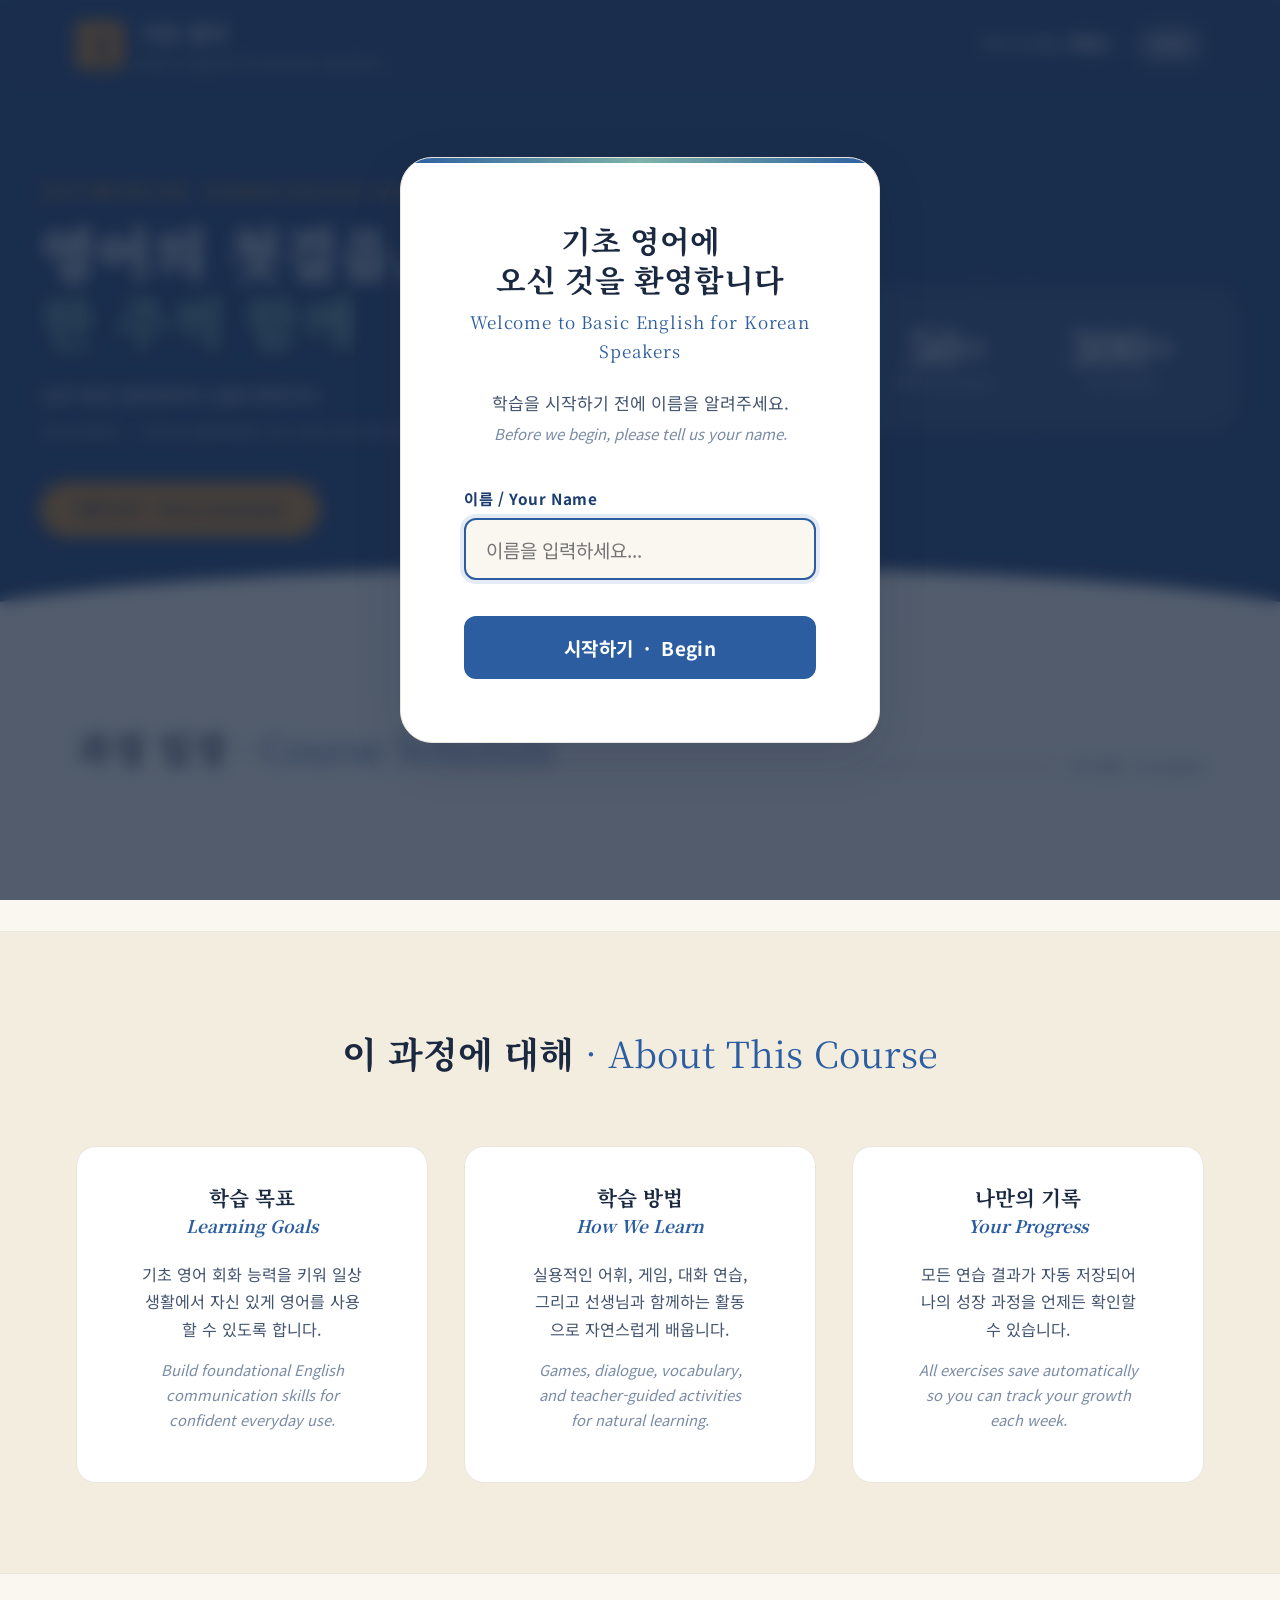
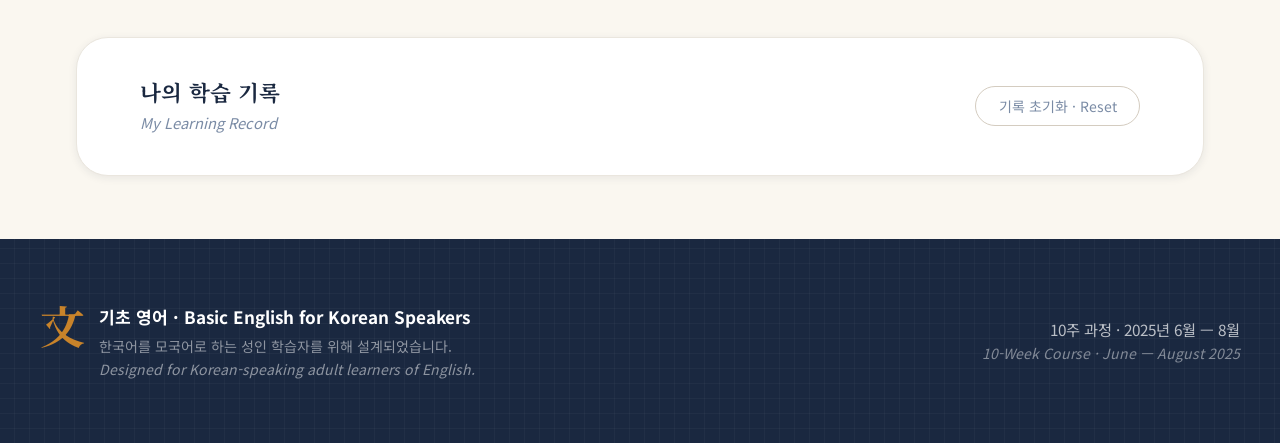
<file: index.html>
<!DOCTYPE html>
<html lang="ko">
<head>
  <meta charset="UTF-8">
  <meta name="viewport" content="width=device-width, initial-scale=1.0">
  <title>기초 영어 · Basic English for Korean Speakers</title>
  <link rel="preconnect" href="https://fonts.googleapis.com">
  <link rel="preconnect" href="https://fonts.gstatic.com" crossorigin>
  <link href="https://fonts.googleapis.com/css2?family=Noto+Serif+KR:wght@400;600;700&family=Noto+Sans+KR:wght@300;400;500;700&display=swap" rel="stylesheet">
  <link rel="stylesheet" href="css/styles.css">
</head>
<body>

  <!-- ═══════════════════════════════════════════
       SETUP MODAL — First Visit
  ═══════════════════════════════════════════ -->
  <div id="setup-modal" class="modal-overlay hidden">
    <div class="modal-card">
      
      <h2 class="modal-title">기초 영어에<br>오신 것을 환영합니다</h2>
      <p class="modal-subtitle">Welcome to Basic English for Korean Speakers</p>
      <p class="modal-desc">
        학습을 시작하기 전에 이름을 알려주세요.<br>
        <em>Before we begin, please tell us your name.</em>
      </p>
      <div class="form-field">
        <label for="name-input">이름 / Your Name</label>
        <input type="text" id="name-input" placeholder="이름을 입력하세요..." maxlength="40" autocomplete="off">
      </div>
      <button class="btn-begin" id="begin-btn">시작하기 &nbsp;·&nbsp; Begin</button>
    </div>
  </div>

  <!-- ═══════════════════════════════════════════
       SITE HEADER
  ═══════════════════════════════════════════ -->
  <header class="site-header">
    <div class="header-lattice" aria-hidden="true"></div>
    <div class="header-inner">
      <div class="site-logo">
        <div class="logo-glyph">文</div>
        <div class="logo-words">
          <span class="logo-ko">기초 영어</span>
          <span class="logo-en">Basic English for Korean Speakers</span>
        </div>
      </div>
      <div class="header-right">
        <span class="welcome-msg">
          어서 오세요,&nbsp;<strong id="header-name">학생</strong>님
        </span>
        <div class="progress-badge" title="Weeks completed">
          <span id="header-progress">0</span><span>/10</span>
        </div>
      </div>
    </div>
  </header>

  <!-- ═══════════════════════════════════════════
       HERO SECTION
  ═══════════════════════════════════════════ -->
  <section class="hero-section">
    <div class="hero-deco" aria-hidden="true">
      <svg viewBox="0 0 200 200" xmlns="http://www.w3.org/2000/svg" class="hero-circle">
        <circle cx="100" cy="100" r="90" fill="none" stroke="currentColor" stroke-width="1.5" stroke-dasharray="6 4" opacity="0.3"/>
        <circle cx="100" cy="100" r="70" fill="none" stroke="currentColor" stroke-width="0.8" opacity="0.2"/>
        <path d="M100 20 L100 180 M20 100 L180 100 M29 29 L171 171 M171 29 L29 171" stroke="currentColor" stroke-width="0.5" opacity="0.15"/>
      </svg>
    </div>
    <div class="hero-inner">
      <div class="hero-copy">
        <div class="hero-eyebrow">2025 여름 영어 과정 · Summer English Course</div>
        <h1 class="hero-title">
          영어의 첫걸음,<br>
          <span>한 주씩 함께</span>
        </h1>
        <p class="hero-desc">
          10주 동안 알파벳부터 실용 회화까지.<br>
          <em>10 weeks — from alphabet to real conversation.</em>
        </p>
        <a href="#course-schedule" class="hero-cta">과정 보기 · View Schedule</a>
      </div>
      <div class="hero-numbers">
        <div class="hero-stat">
          <span class="stat-big">10</span>
          <span class="stat-small">주 Weeks</span>
        </div>
        <div class="hero-divider" aria-hidden="true"></div>
        <div class="hero-stat">
          <span class="stat-big">50+</span>
          <span class="stat-small">활동 Activities</span>
        </div>
        <div class="hero-divider" aria-hidden="true"></div>
        <div class="hero-stat">
          <span class="stat-big">300+</span>
          <span class="stat-small">단어 Words</span>
        </div>
      </div>
    </div>
  </section>

  <!-- ═══════════════════════════════════════════
       COURSE SCHEDULE
  ═══════════════════════════════════════════ -->
  <main class="course-main" id="course-schedule">
    <div class="container">
      <div class="section-head">
        <h2>과정 일정 <span>· Course Schedule</span></h2>
        <div class="overall-progress">
          <div class="progress-track">
            <div class="progress-fill" id="overall-bar" style="width:0%"></div>
          </div>
          <span id="overall-label">0% 완료 · Complete</span>
        </div>
      </div>
      <div class="weeks-grid" id="weeks-grid">
        <!-- Generated dynamically by app.js -->
      </div>
    </div>
  </main>

  <!-- ═══════════════════════════════════════════
       ABOUT THE COURSE
  ═══════════════════════════════════════════ -->
  <section class="about-section">
    <div class="container">
      <div class="section-head centered">
        <h2>이 과정에 대해 <span>· About This Course</span></h2>
      </div>
      <div class="about-grid">
        <div class="about-block">
          <h3>학습 목표<br><em>Learning Goals</em></h3>
          <p>기초 영어 회화 능력을 키워 일상 생활에서 자신 있게 영어를 사용할 수 있도록 합니다.</p>
          <p class="about-en">Build foundational English communication skills for confident everyday use.</p>
        </div>
        <div class="about-block">
          <h3>학습 방법<br><em>How We Learn</em></h3>
          <p>실용적인 어휘, 게임, 대화 연습, 그리고 선생님과 함께하는 활동으로 자연스럽게 배웁니다.</p>
          <p class="about-en">Games, dialogue, vocabulary, and teacher-guided activities for natural learning.</p>
        </div>
        <div class="about-block">
          <h3>나만의 기록<br><em>Your Progress</em></h3>
          <p>모든 연습 결과가 자동 저장되어 나의 성장 과정을 언제든 확인할 수 있습니다.</p>
          <p class="about-en">All exercises save automatically so you can track your growth each week.</p>
        </div>
      </div>
    </div>
  </section>

  <!-- ═══════════════════════════════════════════
       MY PROGRESS PANEL
  ═══════════════════════════════════════════ -->
  <section class="my-progress-section">
    <div class="container">
      <div class="progress-card">
        <div class="progress-card-left">
          <h3>나의 학습 기록</h3>
          <p><em>My Learning Record</em></p>
          <p id="progress-student-name-display" class="progress-student-name"></p>
        </div>
        <div class="progress-flowers" id="progress-flowers">
          <!-- Flowers rendered by JS for each week -->
        </div>
        <div class="progress-card-right">
          <button class="btn-reset" id="reset-btn">기록 초기화 · Reset</button>
        </div>
      </div>
    </div>
  </section>

  <!-- ═══════════════════════════════════════════
       FOOTER
  ═══════════════════════════════════════════ -->
  <footer class="site-footer">
    <div class="footer-lattice" aria-hidden="true"></div>
    <div class="footer-inner">
      <div class="footer-logo">
        <span class="footer-glyph">文</span>
        <div>
          <strong>기초 영어 · Basic English for Korean Speakers</strong>
          <p>한국어를 모국어로 하는 성인 학습자를 위해 설계되었습니다.</p>
          <p><em>Designed for Korean-speaking adult learners of English.</em></p>
        </div>
      </div>
      <div class="footer-weeks">
        <p>10주 과정 · 2025년 6월 — 8월</p>
        <p><em>10-Week Course · June — August 2025</em></p>
      </div>
    </div>
  </footer>

  <script src="js/data.js"></script>
  <script src="js/app.js"></script>

</body>
</html>
</file>
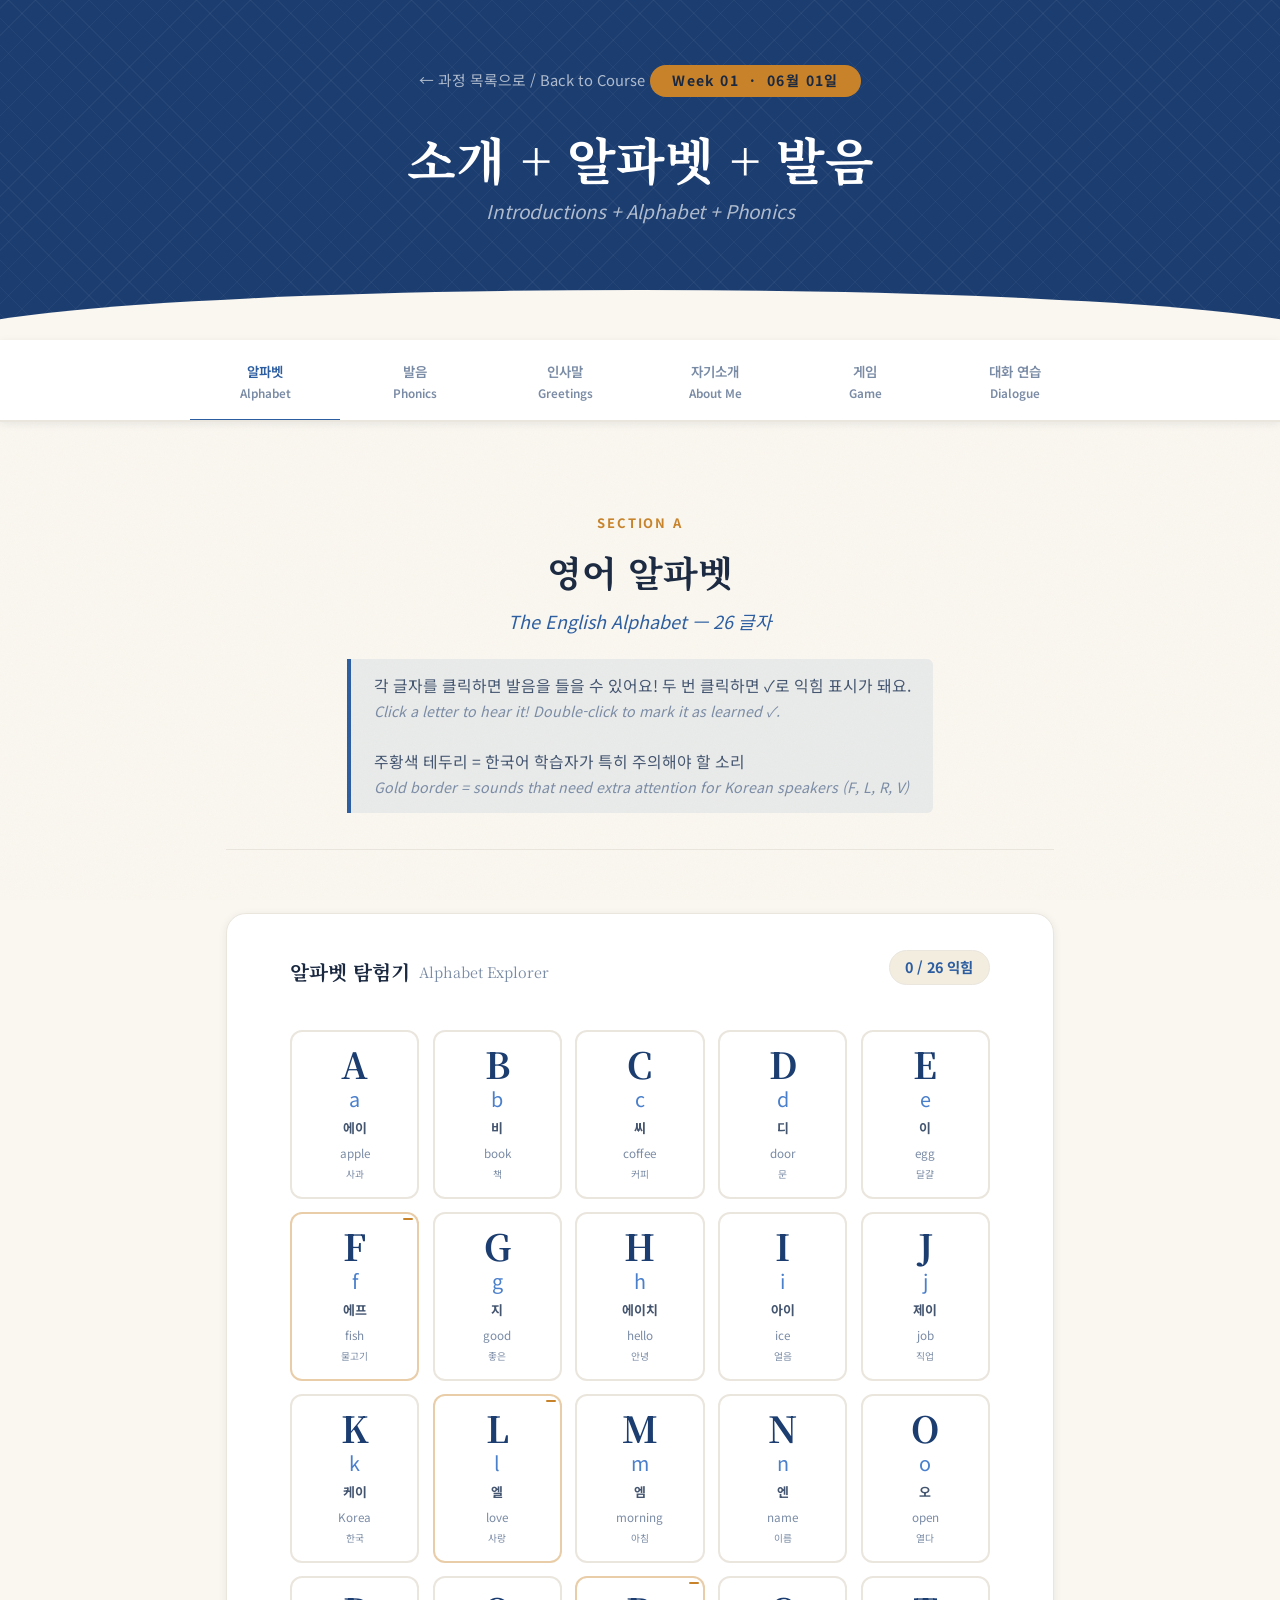
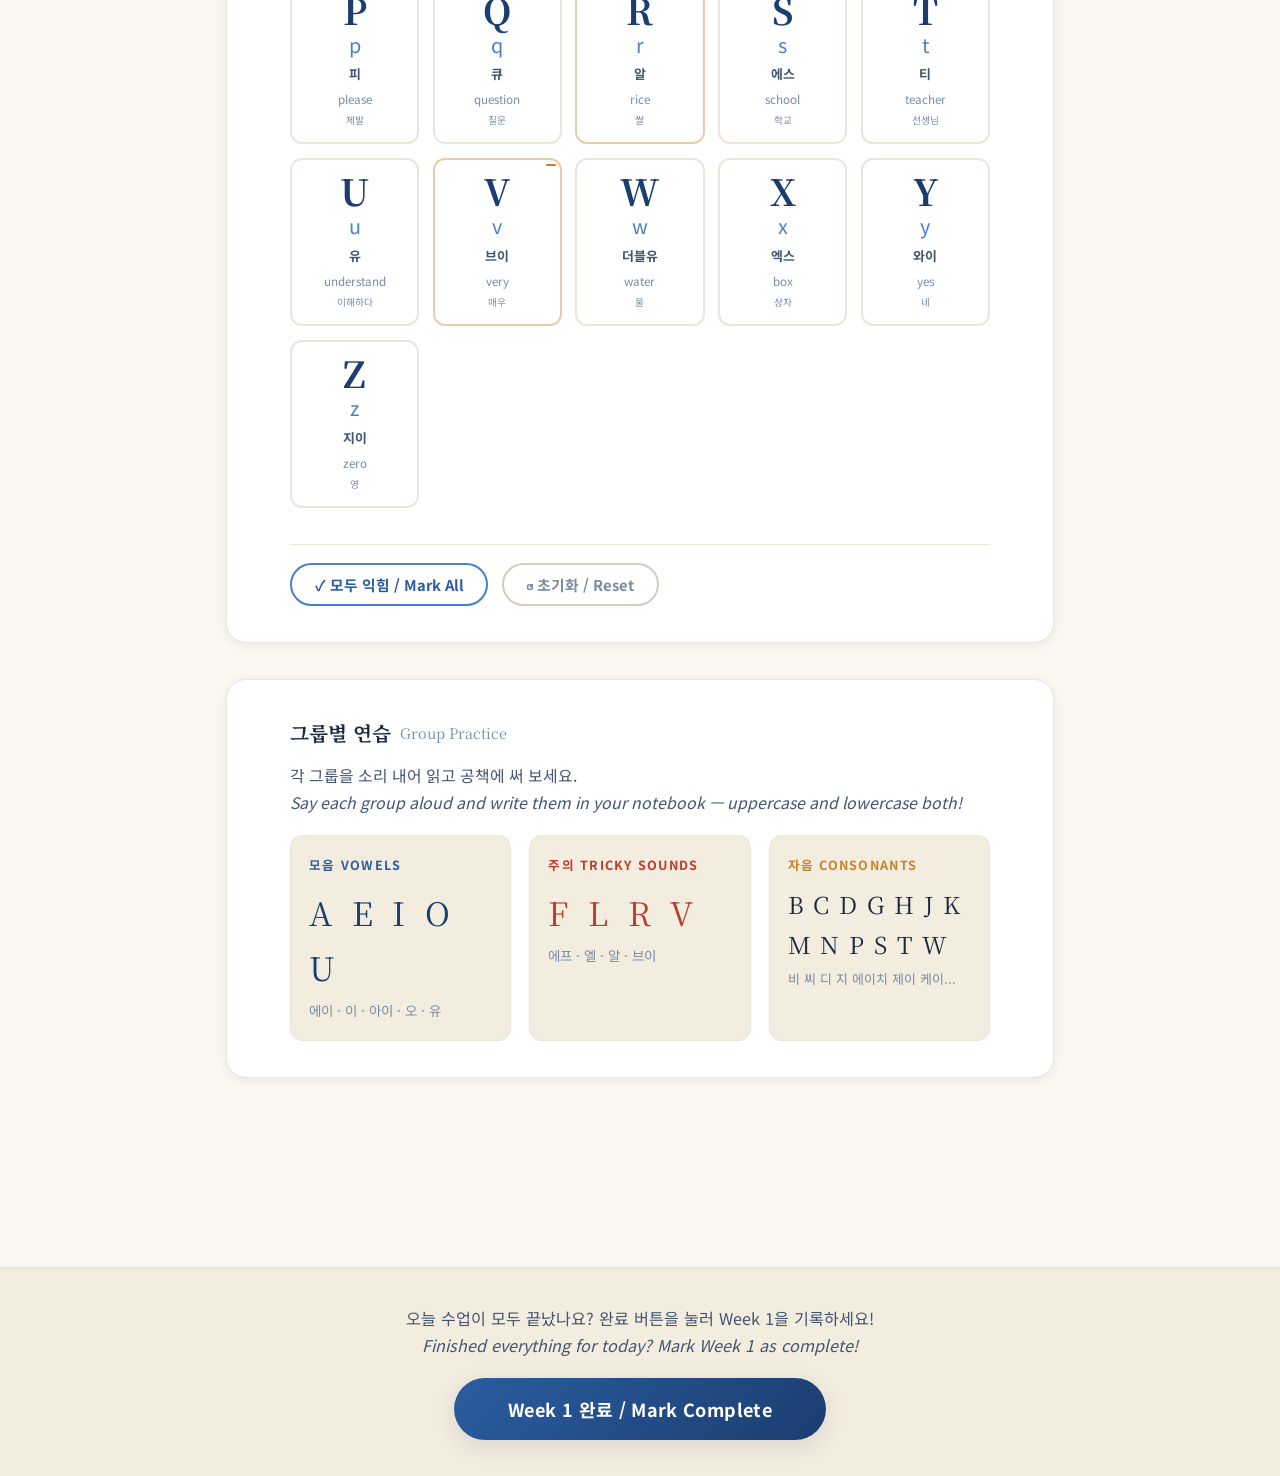
<file: weeks/week1.html>
<!DOCTYPE html>
<html lang="ko">
<head>
  <meta charset="UTF-8">
  <meta name="viewport" content="width=device-width, initial-scale=1.0">
  <title>Week 1 — 소개 + 알파벳 + 발음 | 기초 영어</title>
  <link rel="preconnect" href="https://fonts.googleapis.com">
  <link rel="preconnect" href="https://fonts.gstatic.com" crossorigin>
  <link href="https://fonts.googleapis.com/css2?family=Noto+Serif+KR:wght@400;600;700&family=Noto+Sans+KR:wght@300;400;500;700&display=swap" rel="stylesheet">
  <link rel="stylesheet" href="../css/styles.css">
</head>
<body>

<!-- PAGE HEADER -->
<header class="week-page-header">
  <div class="week-header-pattern" aria-hidden="true"></div>
  <div class="week-header-inner">
    <a href="../index.html" class="week-back-link">← 과정 목록으로 / Back to Course</a>
    <div class="week-number-badge">Week 01 &nbsp;·&nbsp; 06월 01일</div>
    <h1 class="week-page-title">소개 + 알파벳 + 발음</h1>
    <p class="week-page-subtitle">Introductions + Alphabet + Phonics</p>
    <div id="w1-student-name" style="color:rgba(255,255,255,0.6);font-size:0.88rem;margin-top:0.5rem;"></div>
  </div>
</header>

<!-- TAB NAVIGATION -->
<nav class="tab-nav">
  <div class="tab-nav-inner">
    <button class="tab-btn active" onclick="switchSection('alpha',this)">
      <span class="tab-icon"></span><span class="tab-ko">알파벳</span><span class="tab-en">Alphabet</span>
    </button>
    <button class="tab-btn" onclick="switchSection('phonics',this)">
      <span class="tab-icon"></span><span class="tab-ko">발음</span><span class="tab-en">Phonics</span>
    </button>
    <button class="tab-btn" onclick="switchSection('vocab',this)">
      <span class="tab-icon"></span><span class="tab-ko">인사말</span><span class="tab-en">Greetings</span>
    </button>
    <button class="tab-btn" onclick="switchSection('intro',this)">
      <span class="tab-icon"></span><span class="tab-ko">자기소개</span><span class="tab-en">About Me</span>
    </button>
    <button class="tab-btn" onclick="switchSection('game',this)">
      <span class="tab-icon"></span><span class="tab-ko">게임</span><span class="tab-en">Game</span>
    </button>
    <button class="tab-btn" onclick="switchSection('dialogue',this)">
      <span class="tab-icon"></span><span class="tab-ko">대화 연습</span><span class="tab-en">Dialogue</span>
    </button>
  </div>
</nav>

<!-- ═══ SECTION A: ALPHABET ═══ -->
<section class="lesson-section active" id="sec-alpha">
  <div class="section-banner">
    <span class="section-num">Section A</span>
    <h2>영어 알파벳</h2>
    <span class="section-sub">The English Alphabet — 26 글자</span>
    <div class="section-tip">
      각 글자를 클릭하면 발음을 들을 수 있어요! 두 번 클릭하면 ✓로 익힘 표시가 돼요.<br>
      <em>Click a letter to hear it! Double-click to mark it as learned ✓.</em><br><br>
       주황색 테두리 = 한국어 학습자가 특히 주의해야 할 소리<br>
      <em> Gold border = sounds that need extra attention for Korean speakers (F, L, R, V)</em>
    </div>
  </div>

  <div class="exercise-card">
    <div style="display:flex;align-items:center;justify-content:space-between;flex-wrap:wrap;gap:1rem;margin-bottom:1.25rem;">
      <h3> 알파벳 탐험기 <span style="font-size:0.8rem;font-weight:400;color:var(--text-light);">Alphabet Explorer</span></h3>
      <div class="progress-counter" id="alpha-progress-badge">0 / 26 익힘</div>
    </div>
    <div class="alphabet-grid" id="alphabet-grid"></div>
    <div style="margin-top:1.25rem;padding-top:1rem;border-top:1px solid var(--mist);display:flex;gap:0.75rem;flex-wrap:wrap;">
      <button class="btn-secondary" onclick="markAllLearned()" style="font-size:0.82rem;padding:0.5rem 1.25rem;">✓ 모두 익힘 / Mark All</button>
      <button class="btn-secondary" onclick="resetAlpha()" style="font-size:0.82rem;padding:0.5rem 1.25rem;color:var(--text-light);border-color:var(--stone);">↺ 초기화 / Reset</button>
    </div>
  </div>

  <div class="exercise-card">
    <h3> 그룹별 연습 <span style="font-size:0.8rem;font-weight:400;color:var(--text-light);">Group Practice</span></h3>
    <p style="font-size:0.88rem;color:var(--text-mid);margin-bottom:1rem;">
      각 그룹을 소리 내어 읽고 공책에 써 보세요.<br>
      <em>Say each group aloud and write them in your notebook — uppercase and lowercase both!</em>
    </p>
    <div style="display:grid;grid-template-columns:repeat(auto-fit,minmax(200px,1fr));gap:1rem;">
      <div style="background:var(--paper-warm);border-radius:var(--radius-md);padding:1rem;border:1px solid var(--mist);">
        <div style="font-size:0.7rem;font-weight:700;color:var(--cobalt);letter-spacing:0.1em;margin-bottom:0.5rem;">모음 VOWELS</div>
        <div style="font-family:var(--font-serif);font-size:1.8rem;letter-spacing:0.15em;color:var(--cobalt-dark);">A E I O U</div>
        <div style="font-size:0.75rem;color:var(--text-light);margin-top:4px;">에이 · 이 · 아이 · 오 · 유</div>
      </div>
      <div style="background:var(--paper-warm);border-radius:var(--radius-md);padding:1rem;border:1px solid var(--mist);">
        <div style="font-size:0.7rem;font-weight:700;color:var(--crimson);letter-spacing:0.1em;margin-bottom:0.5rem;">주의 TRICKY SOUNDS</div>
        <div style="font-family:var(--font-serif);font-size:1.8rem;letter-spacing:0.15em;color:var(--crimson);">F L R V</div>
        <div style="font-size:0.75rem;color:var(--text-light);margin-top:4px;">에프 · 엘 · 알 · 브이</div>
      </div>
      <div style="background:var(--paper-warm);border-radius:var(--radius-md);padding:1rem;border:1px solid var(--mist);">
        <div style="font-size:0.7rem;font-weight:700;color:var(--gold);letter-spacing:0.1em;margin-bottom:0.5rem;">자음 CONSONANTS</div>
        <div style="font-family:var(--font-serif);font-size:1.3rem;letter-spacing:0.06em;color:var(--ink);">B C D G H J K M N P S T W</div>
        <div style="font-size:0.72rem;color:var(--text-light);margin-top:4px;">비 씨 디 지 에이치 제이 케이...</div>
      </div>
    </div>
  </div>
</section>

<!-- ═══ SECTION B: PHONICS ═══ -->
<section class="lesson-section" id="sec-phonics">
  <div class="section-banner">
    <span class="section-num">Section B</span>
    <h2>발음 연습</h2>
    <span class="section-sub">Phonics — Sounds Unique to English</span>
    <div class="section-tip">
      클릭하면 단어 발음을 들을 수 있어요. 원어민의 발음을 잘 듣고 따라 해 보세요!<br>
      <em>Click any word to hear it spoken. Listen carefully and try to mimic the pronunciation!</em>
    </div>
  </div>
  <div class="phonics-section-grid" id="phonics-grid"></div>
  <div class="exercise-card" style="margin-top:1.5rem;">
    <h3> 발음 챌린지 <span style="font-size:0.8rem;font-weight:400;color:var(--text-light);">Pronunciation Challenge</span></h3>
    <p style="font-size:0.88rem;color:var(--text-mid);margin-bottom:1.25rem;">
      선생님이 아래 단어 중 하나를 말해요. 올바른 것을 클릭하세요!<br>
      <em>Your teacher says one of the words below. Click the correct spelling!</em>
    </p>
    <div id="challenge-grid" style="display:grid;grid-template-columns:repeat(auto-fill,minmax(260px,1fr));gap:1rem;"></div>
  </div>
</section>

<!-- ═══ SECTION C: GREETINGS FLASHCARDS ═══ -->
<section class="lesson-section" id="sec-vocab">
  <div class="section-banner">
    <span class="section-num">Section C</span>
    <h2>인사말 카드</h2>
    <span class="section-sub">Greeting Flashcards — 20 Essential Words</span>
    <div class="section-tip">
      카드를 클릭하면 뒤집어져요. ✓ 알아요를 누르면 다음 카드로 넘어가요!<br>
      <em>Click the card to flip it. Press ✓ Know It to advance. Practice both directions!</em>
    </div>
  </div>

  <!-- Deck + Mode selectors -->
  <div style="display:flex;align-items:center;justify-content:space-between;flex-wrap:wrap;gap:0.75rem;margin-bottom:1rem;">
    <div style="display:flex;gap:0.5rem;align-items:center;flex-wrap:wrap;">
      <span style="font-size:0.78rem;font-weight:700;color:var(--text-light);letter-spacing:0.04em;">단어 세트 / DECK:</span>
      <button class="btn-card-action btn-flip" id="set-greetings" onclick="setVocabSet('greetings')" style="padding:0.4rem 1rem;font-size:0.8rem;border-color:var(--cobalt);color:var(--cobalt);"> 인사말 Greetings</button>
      <button class="btn-card-action btn-flip" id="set-classvocab" onclick="setVocabSet('classvocab')" style="padding:0.4rem 1rem;font-size:0.8rem;"> 수업 단어 Class Words</button>
    </div>
    <div class="progress-counter" id="vocab-progress-badge">0 / 20 익힘</div>
  </div>
  <div style="display:flex;gap:0.5rem;align-items:center;flex-wrap:wrap;margin-bottom:1.5rem;">
    <span style="font-size:0.78rem;font-weight:700;color:var(--text-light);letter-spacing:0.04em;">카드 방향 / MODE:</span>
    <button class="btn-card-action btn-flip" id="mode-en-ko" onclick="setCardMode('en-ko')" style="padding:0.4rem 1rem;font-size:0.8rem;border-color:var(--cobalt);color:var(--cobalt);">영→한 En→Ko</button>
    <button class="btn-card-action btn-flip" id="mode-ko-en" onclick="setCardMode('ko-en')" style="padding:0.4rem 1rem;font-size:0.8rem;">한→영 Ko→En</button>
  </div>

  <div class="flashcard-deck">
    <div class="flashcard-container" id="flashcard" onclick="flipCard()">
      <div class="flashcard-inner" id="flashcard-inner">
        <div class="card-face card-front">
          <span class="card-hint">클릭하면 뒤집어요 · Tap to flip</span>
          <span class="card-main-text" id="card-front-text">Hello</span>
          <span class="card-pron" id="card-pron-text"></span>
        </div>
        <div class="card-face card-back">
          <span class="card-hint">뜻 · Meaning</span>
          <span class="card-main-text" id="card-back-text">안녕하세요</span>
          <span class="card-example" id="card-example-text">"Hello! My name is Ji-ho."</span>
        </div>
      </div>
    </div>
  </div>

  <div class="card-nav">
    <button class="btn-card-action btn-practice" onclick="markCard('practice')">↩ 더 연습 / Practice More</button>
    <button class="btn-card-action btn-flip" onclick="prevCard()">← 이전</button>
    <span class="card-counter" id="card-counter">1 / 20</span>
    <button class="btn-card-action btn-flip" onclick="nextCard()">다음 →</button>
    <button class="btn-card-action btn-know" onclick="markCard('know')">✓ 알아요! / Know It</button>
  </div>
  <div style="text-align:center;margin-top:1rem;">
    <button class="btn-card-action btn-speak" onclick="speakCurrentCard()" style="padding:0.5rem 1.5rem;"> 발음 듣기 / Hear Pronunciation</button>
  </div>

  <div class="exercise-card" style="margin-top:2rem;">
    <h3> 전체 단어 목록 <span style="font-size:0.8rem;font-weight:400;color:var(--text-light);">Full Vocabulary List</span></h3>

    <!-- Greetings Table -->
    <div style="font-size:0.72rem;font-weight:700;letter-spacing:0.1em;color:var(--cobalt);margin:1rem 0 0.5rem;text-transform:uppercase;"> 인사말 · Greetings (20 단어)</div>
    <div style="overflow-x:auto;margin-bottom:1.5rem;">
      <table style="width:100%;border-collapse:collapse;font-size:0.88rem;">
        <thead>
          <tr style="border-bottom:2px solid var(--cobalt);">
            <th style="text-align:left;padding:0.6rem 0.75rem;color:var(--cobalt-dark);font-size:0.75rem;letter-spacing:0.05em;">ENGLISH</th>
            <th style="text-align:left;padding:0.6rem 0.75rem;color:var(--cobalt-dark);font-size:0.75rem;letter-spacing:0.05em;">한국어</th>
            <th style="text-align:left;padding:0.6rem 0.75rem;color:var(--cobalt-dark);font-size:0.75rem;letter-spacing:0.05em;"></th>
          </tr>
        </thead>
        <tbody id="vocab-table-body"></tbody>
      </table>
    </div>

    <!-- Class Vocabulary Table -->
    <div style="font-size:0.72rem;font-weight:700;letter-spacing:0.1em;color:var(--gold);margin:1rem 0 0.5rem;text-transform:uppercase;"> 수업 단어 · Class Vocabulary (24 단어)</div>
    <div style="overflow-x:auto;">
      <table style="width:100%;border-collapse:collapse;font-size:0.88rem;">
        <thead>
          <tr style="border-bottom:2px solid var(--gold);">
            <th style="text-align:left;padding:0.6rem 0.75rem;color:var(--cobalt-dark);font-size:0.75rem;letter-spacing:0.05em;">ENGLISH</th>
            <th style="text-align:left;padding:0.6rem 0.75rem;color:var(--cobalt-dark);font-size:0.75rem;letter-spacing:0.05em;">한국어</th>
            <th style="text-align:left;padding:0.6rem 0.75rem;color:var(--cobalt-dark);font-size:0.75rem;letter-spacing:0.05em;">예문 / Example</th>
            <th style="text-align:left;padding:0.6rem 0.75rem;color:var(--cobalt-dark);font-size:0.75rem;letter-spacing:0.05em;"></th>
          </tr>
        </thead>
        <tbody id="classvocab-table-body"></tbody>
      </table>
    </div>
  </div>
</section>

<!-- ═══ SECTION D: INTRODUCTION BUILDER ═══ -->
<section class="lesson-section" id="sec-intro">
  <div class="section-banner">
    <span class="section-num">Section D</span>
    <h2>자기소개 만들기</h2>
    <span class="section-sub">Introduction Builder — Tell Us About Yourself!</span>
    <div class="section-tip">
      아래 빈칸을 채워서 나만의 영어 자기소개를 완성하세요! 완성 후 소리 내어 읽어보세요.<br>
      <em>Fill in the blanks to build your own English introduction! Then speak it aloud.</em>
    </div>
  </div>

  <div style="display:grid;grid-template-columns:1fr 1fr;gap:2rem;align-items:start;" class="intro-layout">
    <div class="exercise-card">
      <h3> 나에 대해 <span style="font-size:0.8rem;font-weight:400;color:var(--text-light);">About Me</span></h3>
      <div class="intro-form">
        <div class="intro-field">
          <label>이름 · My name is... <em>(영어 이름 or 한국 이름)</em></label>
          <input type="text" id="intro-name" placeholder="e.g. Ji-ho, Min-jun, Sarah..." maxlength="30" oninput="updateIntroPreview()">
        </div>
        <div class="intro-field">
          <label>어디서 왔어요? · I am from... <em>(나라/주/도시 · country, state, or city)</em></label>
          <select id="intro-city" onchange="updateIntroPreview()">
            <option value="">-- 선택 / Select city --</option>
          </select>
        </div>
        <div class="intro-field">
          <label>나이 · I am ___ years old <em>(나이)</em></label>
          <input type="number" id="intro-age" placeholder="e.g. 35" min="18" max="99" oninput="updateIntroPreview()">
        </div>
        <div class="intro-field">
          <label>직업 · I am a... <em>(직업)</em></label>
          <select id="intro-job" onchange="updateIntroPreview()">
            <option value="">-- 선택 / Select job --</option>
          </select>
        </div>
      </div>
    </div>
    <div>
      <div style="font-size:0.78rem;font-weight:700;color:var(--cobalt-dark);letter-spacing:0.08em;margin-bottom:0.5rem;text-transform:uppercase;"> 미리보기 / Preview</div>
      <div class="intro-preview" id="intro-preview">
        <span style="color:rgba(255,255,255,0.35);font-style:italic;font-size:0.95rem;">왼쪽 칸을 채우면 여기에 나타나요!<br><em>Fill in the form to see your introduction!</em></span>
      </div>
      <div class="intro-actions">
        <button class="btn-primary" onclick="speakIntro()"> 내 소개 읽기 / Speak It</button>
        <button class="btn-secondary" onclick="saveIntro()"> 저장 / Save</button>
      </div>
      <div id="intro-saved-msg" style="display:none;margin-top:0.75rem;padding:0.75rem 1rem;background:rgba(126,179,168,0.12);border:1px solid var(--celadon);border-radius:var(--radius-md);font-size:0.85rem;color:var(--celadon);text-align:center;">
        ✓ 저장되었습니다! / Saved!
      </div>
    </div>
  </div>

  <div class="exercise-card" style="margin-top:2rem;">
    <h3> 자기소개 예시 <span style="font-size:0.8rem;font-weight:400;color:var(--text-light);">Sample Introductions — Read Aloud!</span></h3>
    <p style="font-size:0.88rem;color:var(--text-mid);margin-bottom:1.25rem;">
       을 눌러 예시 소개를 듣고 소리 내어 따라 말해보세요!<br>
      <em>Press  to hear each example, then repeat it aloud.</em>
    </p>
    <div style="display:grid;gap:1rem;" id="sample-intros"></div>
  </div>
</section>

<!-- ═══ SECTION E: MATCHING GAME ═══ -->
<section class="lesson-section" id="sec-game">
  <div class="section-banner">
    <span class="section-num">Section E</span>
    <h2>단어 맞추기 게임</h2>
    <span class="section-sub">Word Matching Game — 단어 짝 찾기!</span>
    <div class="section-tip">
      영어 단어를 클릭하고, 맞는 한국어 뜻을 클릭하세요! 짝이 맞으면 사라져요.<br>
      <em>Click an English word, then click its Korean meaning! Matched pairs disappear.</em>
    </div>
  </div>

  <div class="match-score-bar">
    <div class="match-score">
      <span class="score-num" id="match-correct">0</span>
      <span class="score-label">정답 / Correct</span>
    </div>
    <div style="width:1px;height:40px;background:var(--mist);"></div>
    <div class="match-score">
      <span class="score-num" id="match-wrong" style="color:var(--crimson);">0</span>
      <span class="score-label">오답 / Wrong</span>
    </div>
    <div style="width:1px;height:40px;background:var(--mist);"></div>
    <div class="match-score">
      <span class="score-num" id="match-remaining">10</span>
      <span class="score-label">남은 짝 / Left</span>
    </div>
    <button class="btn-secondary" onclick="initMatchGame()" style="margin-left:auto;font-size:0.82rem;padding:0.5rem 1.25rem;">다시 / New Game</button>
  </div>

  <div class="match-columns">
    <div>
      <div class="match-col-header"> ENGLISH</div>
      <div id="match-col-en"></div>
    </div>
    <div>
      <div class="match-col-header"> 한국어</div>
      <div id="match-col-ko"></div>
    </div>
  </div>

  <div class="match-celebration" id="match-celebration">
    <div style="font-size:3rem;margin-bottom:1rem;"></div>
    <h3>축하합니다! Congratulations!</h3>
    <p style="color:var(--text-mid);margin:0.75rem 0;">
      모든 짝을 찾았어요! 정말 잘하셨습니다!<br>
      <em>You matched all the pairs! Excellent work!</em>
    </p>
    <div style="font-family:var(--font-serif);font-size:1.1rem;color:var(--cobalt);margin:1rem 0;" id="match-final-score"></div>
    <button class="btn-primary" onclick="initMatchGame()">다시 하기 / Play Again</button>
  </div>
</section>

<!-- ═══ SECTION F: DIALOGUE LAB ═══ -->
<section class="lesson-section" id="sec-dialogue">
  <div class="section-banner">
    <span class="section-num">Section F</span>
    <h2>대화 연습</h2>
    <span class="section-sub">Dialogue Practice Lab — with Teacher</span>
    <div class="section-tip">
      선생님과 함께 또는 짝과 함께 대화를 연습해요! 역할을 바꿔가며 반복 연습하세요.<br>
      <em>Practice with your teacher or a partner! Switch roles for extra practice.</em>
    </div>
  </div>

  <div style="margin-bottom:1.5rem;display:flex;align-items:center;gap:1rem;flex-wrap:wrap;">
    <div class="teacher-badge"> 선생님 감독 구역 · Teacher Supervised</div>
  </div>

  <div id="dialogue-cards-container"></div>

  <!-- ── Dialogue 4: Phone Call ───────────────── -->
  <div class="dialogue-scenario" style="margin-top:1.5rem;">
    <div class="scenario-header">
      <span class="scenario-icon"></span>
      <div>
        <span class="scenario-title">전화로 이름 철자 말하기</span>
        <span class="scenario-sub">Spelling Your Name on the Phone — 알파벳을 사용해요!</span>
      </div>
      <button onclick="Speaker.speakText('Hello, this is the doctor office. How can I help you? Hello! I would like to make an appointment. My name is Kim Ji-ho. Can you spell your last name please? Yes. It is K - I - M. Kim. Thank you! And your first name? My first name is Ji-ho. J - I, H - O. Perfect. How are you today? I am fine, thank you!')"
              class="btn-card-action btn-speak" style="margin-left:auto;padding:0.4rem 1rem;font-size:0.8rem;">전체 듣기</button>
    </div>
    <div style="background:rgba(43,93,160,0.06);border-radius:var(--radius-md);padding:0.75rem 1rem;margin-bottom:1rem;font-size:0.82rem;color:var(--cobalt-dark);">
      <strong> 연습 포인트:</strong> 이름의 알파벳 철자를 말하는 연습이에요. 오늘 배운 알파벳을 실제로 써 봐요!<br>
      <em style="color:var(--text-light);">Practice point: Spelling your name out loud. Put today's alphabet lesson to real use!</em>
    </div>
    <div class="dialogue-lines">
      <div class="dialogue-line">
        <span class="dl-speaker" style="color:var(--crimson);">A</span>
        <div class="dl-bubble">
          <span class="dl-text">Hello, this is Dr. Park's office. How can I help you?</span>
          <span class="dl-ko">안녕하세요, 박 박사님 사무실입니다. 무엇을 도와드릴까요?</span>
        </div>
      </div>
      <div class="dialogue-line">
        <span class="dl-speaker" style="color:var(--cobalt);">B</span>
        <div class="dl-bubble b-student">
          <span class="dl-text">Hello! I would like to make an appointment. My name is <span class="dl-blank">_______</span>.</span>
          <span class="dl-ko">안녕하세요! 예약을 하고 싶어요. 제 이름은 <span class="dl-blank">_______</span>이에요.</span>
        </div>
      </div>
      <div class="dialogue-line">
        <span class="dl-speaker" style="color:var(--crimson);">A</span>
        <div class="dl-bubble">
          <span class="dl-text">Can you spell your last name, please?</span>
          <span class="dl-ko">성함의 철자를 말씀해 주시겠어요?</span>
        </div>
      </div>
      <div class="dialogue-line">
        <span class="dl-speaker" style="color:var(--cobalt);">B</span>
        <div class="dl-bubble b-student">
          <span class="dl-text">Yes! It is <span class="dl-blank">___ - ___ - ___</span>. <span class="dl-blank">_______</span>.</span>
          <span class="dl-ko">네! <span class="dl-blank">___ - ___ - ___</span>이에요. <span class="dl-blank">_______</span>.</span>
        </div>
      </div>
      <div class="dialogue-line">
        <span class="dl-speaker" style="color:var(--crimson);">A</span>
        <div class="dl-bubble">
          <span class="dl-text">Thank you! And your first name?</span>
          <span class="dl-ko">감사합니다! 이름은요?</span>
        </div>
      </div>
      <div class="dialogue-line">
        <span class="dl-speaker" style="color:var(--cobalt);">B</span>
        <div class="dl-bubble b-student">
          <span class="dl-text">My first name is <span class="dl-blank">_______</span>. That is <span class="dl-blank">___ - ___ - ___ - ___</span>.</span>
          <span class="dl-ko">이름은 <span class="dl-blank">_______</span>이에요. 철자는 <span class="dl-blank">___ - ___ - ___ - ___</span>이에요.</span>
        </div>
      </div>
      <div class="dialogue-line">
        <span class="dl-speaker" style="color:var(--crimson);">A</span>
        <div class="dl-bubble">
          <span class="dl-text">Perfect. How are you today?</span>
          <span class="dl-ko">좋아요. 오늘 어떻게 지내세요?</span>
        </div>
      </div>
      <div class="dialogue-line">
        <span class="dl-speaker" style="color:var(--cobalt);">B</span>
        <div class="dl-bubble b-student">
          <span class="dl-text">I am fine, thank you!</span>
          <span class="dl-ko">잘 지내요, 감사합니다!</span>
        </div>
      </div>
    </div>
    <div style="background:rgba(43,93,160,0.06);border-radius:var(--radius-md);padding:0.875rem;font-size:0.82rem;color:var(--text-mid);">
       <strong>팁:</strong> 빈칸에 자신의 실제 이름을 넣어 연습하세요! 알파벳을 한 글자씩 천천히 말해요.<br>
      <em>Tip: Fill the blanks with your real name! Say each letter slowly and clearly.</em>
    </div>
  </div>

  <!-- ── Dialogue 5: Doctor's Office ──────────── -->
  <div class="dialogue-scenario" style="margin-top:1.25rem;">
    <div class="scenario-header">
      <span class="scenario-icon"></span>
      <div>
        <span class="scenario-title">병원 접수처에서</span>
        <span class="scenario-sub">At the Doctor's Office — Very Common in Daily Life!</span>
      </div>
      <button onclick="Speaker.speakText('Good morning! Do you have an appointment? Yes, good morning. My name is Park Soo-jin. Where are you from? I am from South Korea. I live in Norcross now. How old are you? I am thirty-five years old. Thank you! Please have a seat. Thank you so much!')"
              class="btn-card-action btn-speak" style="margin-left:auto;padding:0.4rem 1rem;font-size:0.8rem;">전체 듣기</button>
    </div>
    <div style="background:rgba(200,131,42,0.08);border-radius:var(--radius-md);padding:0.75rem 1rem;margin-bottom:1rem;font-size:0.82rem;color:var(--text-mid);">
      <strong> 연습 포인트:</strong> 병원은 한국 학습자들이 자주 가는 곳이에요. 이름, 나이, 출신지 표현을 연습해요!<br>
      <em style="color:var(--text-light);">Practice point: Clinics are common for new residents. Practice name, age, and where you are from!</em>
    </div>
    <div class="dialogue-lines">
      <div class="dialogue-line">
        <span class="dl-speaker" style="color:var(--crimson);">R</span>
        <div class="dl-bubble">
          <span class="dl-text">Good morning! Do you have an appointment?</span>
          <span class="dl-ko">좋은 아침이에요! 예약이 있으신가요?</span>
        </div>
      </div>
      <div class="dialogue-line">
        <span class="dl-speaker" style="color:var(--cobalt);">P</span>
        <div class="dl-bubble b-student">
          <span class="dl-text">Yes, good morning. My name is <span class="dl-blank">_______</span>.</span>
          <span class="dl-ko">네, 좋은 아침이에요. 제 이름은 <span class="dl-blank">_______</span>이에요.</span>
        </div>
      </div>
      <div class="dialogue-line">
        <span class="dl-speaker" style="color:var(--crimson);">R</span>
        <div class="dl-bubble">
          <span class="dl-text">Where are you from?</span>
          <span class="dl-ko">어디서 오셨어요?</span>
        </div>
      </div>
      <div class="dialogue-line">
        <span class="dl-speaker" style="color:var(--cobalt);">P</span>
        <div class="dl-bubble b-student">
          <span class="dl-text">I am from <span class="dl-blank">_______</span>. I live in <span class="dl-blank">_______</span> now.</span>
          <span class="dl-ko">저는 <span class="dl-blank">_______</span>에서 왔어요. 지금은 <span class="dl-blank">_______</span>에 살아요.</span>
        </div>
      </div>
      <div class="dialogue-line">
        <span class="dl-speaker" style="color:var(--crimson);">R</span>
        <div class="dl-bubble">
          <span class="dl-text">How old are you?</span>
          <span class="dl-ko">나이가 어떻게 되세요?</span>
        </div>
      </div>
      <div class="dialogue-line">
        <span class="dl-speaker" style="color:var(--cobalt);">P</span>
        <div class="dl-bubble b-student">
          <span class="dl-text">I am <span class="dl-blank">_______</span> years old.</span>
          <span class="dl-ko">저는 <span class="dl-blank">_______</span>살이에요.</span>
        </div>
      </div>
      <div class="dialogue-line">
        <span class="dl-speaker" style="color:var(--crimson);">R</span>
        <div class="dl-bubble">
          <span class="dl-text">Thank you! Please have a seat.</span>
          <span class="dl-ko">감사합니다! 앉아 주세요.</span>
        </div>
      </div>
      <div class="dialogue-line">
        <span class="dl-speaker" style="color:var(--cobalt);">P</span>
        <div class="dl-bubble b-student">
          <span class="dl-text">Thank you so much!</span>
          <span class="dl-ko">정말 감사합니다!</span>
        </div>
      </div>
    </div>
    <div style="background:rgba(43,93,160,0.06);border-radius:var(--radius-md);padding:0.875rem;font-size:0.82rem;color:var(--text-mid);">
       <strong>팁:</strong> R = Receptionist (접수 담당자), P = Patient (환자). 역할을 바꿔가며 연습하세요!<br>
      <em>Tip: R = Receptionist, P = Patient. Try both roles! Fill blanks with South Korea, Norcross, or Gwinnett County.</em>
    </div>
  </div>

  <!-- ── Dialogue 6: Meeting a Neighbor ───────── -->
  <div class="dialogue-scenario" style="margin-top:1.25rem;">
    <div class="scenario-header">
      <span class="scenario-icon"></span>
      <div>
        <span class="scenario-title">새 이웃 만나기</span>
        <span class="scenario-sub">Meeting Your Neighbor — Everyday Life in Georgia</span>
      </div>
      <button onclick="Speaker.speakText('Hello! Are you new to the neighborhood? Yes! Hello, nice to meet you. My name is Lee Min-jun. I am from South Korea. Nice to meet you too! I am Jennifer. How long have you lived here? Not long. About two months. I am learning English now. That is wonderful! Welcome to Norcross. Thank you! You are very kind.')"
              class="btn-card-action btn-speak" style="margin-left:auto;padding:0.4rem 1rem;font-size:0.8rem;">전체 듣기</button>
    </div>
    <div style="background:rgba(126,179,168,0.1);border-radius:var(--radius-md);padding:0.75rem 1rem;margin-bottom:1rem;font-size:0.82rem;color:var(--text-mid);">
      <strong> 연습 포인트:</strong> 이웃과의 대화는 일상에서 자주 일어나요. 자연스럽게 자기소개를 하는 연습이에요.<br>
      <em style="color:var(--text-light);">Practice point: Neighbor conversations happen every day. Practice natural self-introductions!</em>
    </div>
    <div class="dialogue-lines">
      <div class="dialogue-line">
        <span class="dl-speaker" style="color:var(--crimson);">N</span>
        <div class="dl-bubble">
          <span class="dl-text">Hello! Are you new to the neighborhood?</span>
          <span class="dl-ko">안녕하세요! 이 동네에 새로 오셨나요?</span>
        </div>
      </div>
      <div class="dialogue-line">
        <span class="dl-speaker" style="color:var(--cobalt);">Y</span>
        <div class="dl-bubble b-student">
          <span class="dl-text">Yes! Hello, nice to meet you. My name is <span class="dl-blank">_______</span>.</span>
          <span class="dl-ko">네! 안녕하세요, 만나서 반갑습니다. 제 이름은 <span class="dl-blank">_______</span>이에요.</span>
        </div>
      </div>
      <div class="dialogue-line">
        <span class="dl-speaker" style="color:var(--crimson);">N</span>
        <div class="dl-bubble">
          <span class="dl-text">Nice to meet you too! I am Jennifer. Where are you from?</span>
          <span class="dl-ko">저도 만나서 반가워요! 저는 제니퍼예요. 어디서 오셨어요?</span>
        </div>
      </div>
      <div class="dialogue-line">
        <span class="dl-speaker" style="color:var(--cobalt);">Y</span>
        <div class="dl-bubble b-student">
          <span class="dl-text">I am from <span class="dl-blank">_______</span>. I live in <span class="dl-blank">Norcross</span> now.</span>
          <span class="dl-ko">저는 <span class="dl-blank">_______</span>에서 왔어요. 지금은 노크로스에 살아요.</span>
        </div>
      </div>
      <div class="dialogue-line">
        <span class="dl-speaker" style="color:var(--crimson);">N</span>
        <div class="dl-bubble">
          <span class="dl-text">How long have you lived here?</span>
          <span class="dl-ko">여기 얼마나 사셨어요?</span>
        </div>
      </div>
      <div class="dialogue-line">
        <span class="dl-speaker" style="color:var(--cobalt);">Y</span>
        <div class="dl-bubble b-student">
          <span class="dl-text">Not long. I am learning English now. I am a student.</span>
          <span class="dl-ko">오래 안 됐어요. 지금 영어를 공부하고 있어요. 저는 학생이에요.</span>
        </div>
      </div>
      <div class="dialogue-line">
        <span class="dl-speaker" style="color:var(--crimson);">N</span>
        <div class="dl-bubble">
          <span class="dl-text">That is wonderful! Welcome to the neighborhood!</span>
          <span class="dl-ko">훌륭해요! 이 동네에 오신 것을 환영합니다!</span>
        </div>
      </div>
      <div class="dialogue-line">
        <span class="dl-speaker" style="color:var(--cobalt);">Y</span>
        <div class="dl-bubble b-student">
          <span class="dl-text">Thank you! You are very kind.</span>
          <span class="dl-ko">감사합니다! 정말 친절하시네요.</span>
        </div>
      </div>
    </div>
    <div style="background:rgba(43,93,160,0.06);border-radius:var(--radius-md);padding:0.875rem;font-size:0.82rem;color:var(--text-mid);">
       <strong>팁:</strong> N = Neighbor (이웃), Y = You (여러분). 빈칸에 실제 출신지를 넣어 연습하세요!<br>
      <em>Tip: N = Neighbor, Y = You. Fill the blanks with your real information — South Korea, Georgia, etc.</em>
    </div>
  </div>

  <!-- ── Dialogue 7: Community Center ─────────── -->
  <div class="dialogue-scenario" style="margin-top:1.25rem;">
    <div class="scenario-header">
      <span class="scenario-icon"></span>
      <div>
        <span class="scenario-title">커뮤니티 센터 등록하기</span>
        <span class="scenario-sub">Registering at a Community Center — Gwinnett County</span>
      </div>
      <button onclick="Speaker.speakText('Good afternoon! Welcome. Are you here to sign up for a class? Yes please. I want to join the English class. Great! What is your full name? My name is Choi Young-soo. How do you spell that? C - H - O - I. Choi. And Young-soo. Y - O - U - N - G, S - O - O. Perfect! Where are you from? I am from South Korea. I live in Gwinnett County. Wonderful! And what do you do? I am an office worker. Welcome to our class! Nice to meet you. Thank you! Nice to meet you too!')"
              class="btn-card-action btn-speak" style="margin-left:auto;padding:0.4rem 1rem;font-size:0.8rem;">전체 듣기</button>
    </div>
    <div style="background:rgba(192,57,43,0.06);border-radius:var(--radius-md);padding:0.75rem 1rem;margin-bottom:1rem;font-size:0.82rem;color:var(--text-mid);">
      <strong> 연습 포인트:</strong> 등록할 때 필요한 모든 정보를 영어로 말하는 연습이에요 — 이름, 철자, 직업, 출신지!<br>
      <em style="color:var(--text-light);">Practice point: Everything you need to say when registering — name, spelling, job, and where you are from!</em>
    </div>
    <div class="dialogue-lines">
      <div class="dialogue-line">
        <span class="dl-speaker" style="color:var(--crimson);">S</span>
        <div class="dl-bubble">
          <span class="dl-text">Good afternoon! Welcome. Are you here to sign up for a class?</span>
          <span class="dl-ko">안녕하세요! 환영합니다. 수업 등록하러 오셨나요?</span>
        </div>
      </div>
      <div class="dialogue-line">
        <span class="dl-speaker" style="color:var(--cobalt);">Y</span>
        <div class="dl-bubble b-student">
          <span class="dl-text">Yes, please. I want to join the English class.</span>
          <span class="dl-ko">네, 부탁드려요. 영어 수업에 참여하고 싶어요.</span>
        </div>
      </div>
      <div class="dialogue-line">
        <span class="dl-speaker" style="color:var(--crimson);">S</span>
        <div class="dl-bubble">
          <span class="dl-text">Great! What is your full name?</span>
          <span class="dl-ko">좋아요! 성함이 어떻게 되세요?</span>
        </div>
      </div>
      <div class="dialogue-line">
        <span class="dl-speaker" style="color:var(--cobalt);">Y</span>
        <div class="dl-bubble b-student">
          <span class="dl-text">My name is <span class="dl-blank">_______</span>.</span>
          <span class="dl-ko">제 이름은 <span class="dl-blank">_______</span>이에요.</span>
        </div>
      </div>
      <div class="dialogue-line">
        <span class="dl-speaker" style="color:var(--crimson);">S</span>
        <div class="dl-bubble">
          <span class="dl-text">How do you spell that?</span>
          <span class="dl-ko">철자가 어떻게 되나요?</span>
        </div>
      </div>
      <div class="dialogue-line">
        <span class="dl-speaker" style="color:var(--cobalt);">Y</span>
        <div class="dl-bubble b-student">
          <span class="dl-text"><span class="dl-blank">___ - ___ - ___ - ___</span>. <span class="dl-blank">_______</span>.</span>
          <span class="dl-ko"><span class="dl-blank">___ - ___ - ___ - ___</span>. <span class="dl-blank">_______</span>.</span>
        </div>
      </div>
      <div class="dialogue-line">
        <span class="dl-speaker" style="color:var(--crimson);">S</span>
        <div class="dl-bubble">
          <span class="dl-text">Where are you from? And what do you do?</span>
          <span class="dl-ko">어디서 오셨어요? 직업이 무엇인가요?</span>
        </div>
      </div>
      <div class="dialogue-line">
        <span class="dl-speaker" style="color:var(--cobalt);">Y</span>
        <div class="dl-bubble b-student">
          <span class="dl-text">I am from <span class="dl-blank">_______</span>. I live in <span class="dl-blank">Gwinnett County</span>. I am a <span class="dl-blank">_______</span>.</span>
          <span class="dl-ko">저는 <span class="dl-blank">_______</span>에서 왔어요. 귀넷 카운티에 살아요. 저는 <span class="dl-blank">_______</span>이에요.</span>
        </div>
      </div>
      <div class="dialogue-line">
        <span class="dl-speaker" style="color:var(--crimson);">S</span>
        <div class="dl-bubble">
          <span class="dl-text">Welcome to our class! Nice to meet you.</span>
          <span class="dl-ko">수업에 오신 것을 환영합니다! 만나서 반갑습니다.</span>
        </div>
      </div>
      <div class="dialogue-line">
        <span class="dl-speaker" style="color:var(--cobalt);">Y</span>
        <div class="dl-bubble b-student">
          <span class="dl-text">Thank you! Nice to meet you too!</span>
          <span class="dl-ko">감사합니다! 저도 만나서 반가워요!</span>
        </div>
      </div>
    </div>
    <div style="background:rgba(43,93,160,0.06);border-radius:var(--radius-md);padding:0.875rem;font-size:0.82rem;color:var(--text-mid);">
       <strong>팁:</strong> S = Staff (직원), Y = You (여러분). 이 대화를 외우면 실제 등록 상황에서 바로 쓸 수 있어요!<br>
      <em>Tip: S = Staff, Y = You. Memorize this dialogue — you can use it in real registration situations right away!</em>
    </div>
  </div>

  <div class="exercise-card" style="margin-top:1.5rem;">
    <div style="display:flex;align-items:center;gap:0.5rem;margin-bottom:1rem;">
      <span style="font-size:1.25rem;"></span>
      <h3 style="margin:0;">선생님 관찰 메모 <em style="font-size:0.8rem;font-weight:400;color:var(--text-light);">Teacher Notes</em></h3>
    </div>
    <p style="font-size:0.85rem;color:var(--text-mid);margin-bottom:0.75rem;">
      오늘 잘한 학생, 발음 주의 사항, 다음 수업을 위한 메모를 남기세요.<br>
      <em>Note students who excelled, pronunciation issues, and reminders for next class.</em>
    </p>
    <textarea class="teacher-notes-area" id="teacher-notes" placeholder="오늘 수업 메모... / Today's class notes..." rows="5"></textarea>
    <div style="margin-top:0.75rem;display:flex;gap:0.75rem;align-items:center;">
      <button class="btn-secondary" onclick="saveTeacherNotes()" style="font-size:0.82rem;padding:0.5rem 1.25rem;">저장 / Save Notes</button>
      <span id="notes-saved-msg" style="display:none;font-size:0.8rem;color:var(--celadon);">✓ 저장됨 / Saved</span>
    </div>
  </div>
</section>

<!-- COMPLETE WEEK BANNER -->
<div class="complete-week-bar">
  <p style="font-size:0.9rem;color:var(--text-mid);margin-bottom:1rem;">
    오늘 수업이 모두 끝났나요? 완료 버튼을 눌러 Week 1을 기록하세요!<br>
    <em>Finished everything for today? Mark Week 1 as complete!</em>
  </p>
  <button class="btn-complete-week" onclick="completeWeek1()">Week 1 완료 / Mark Complete</button>
  <div id="completion-msg" style="display:none;margin-top:1rem;font-family:var(--font-serif);font-size:1.1rem;color:var(--cobalt);">
    훌륭합니다! Week 1을 완료했어요!<br>
    <a href="../index.html" style="color:var(--cobalt);font-size:0.88rem;">← 홈으로 / Back to Home</a>
  </div>
</div>

<script src="../js/data.js"></script>
<script src="../js/app.js"></script>
<script>
'use strict';

// ─── State ───────────────────────────────────────
let alphaLearned     = new Set();
let cardIndex        = 0;
let cardMode         = 'en-ko';
let vocabSet         = 'greetings';   // 'greetings' | 'classvocab'
let cardFlipped      = false;
let cardKnown        = new Set();
let matchSelected    = null;
let matchCorrect     = 0;
let matchWrong       = 0;
let phonicsPracticed = new Set();

// ─── Boot ────────────────────────────────────────
document.addEventListener('DOMContentLoaded', function() {
  try {
    StudentDB.load();
    const name = StudentDB.get('name');
    const el = document.getElementById('w1-student-name');
    if (el && name) el.textContent = '학생: ' + name + '  ·  Student: ' + name;
    restoreState();
  } catch(e) {}

  buildAlphabetGrid();
  buildPhonicsSection();
  buildVocabTable();
  buildIntroForm();
  buildSampleIntros();
  buildDialogueCards();
  initMatchGame();
  updateCard();
});

// ─── Tab Navigation ──────────────────────────────
function switchSection(id, btn) {
  document.querySelectorAll('.lesson-section').forEach(s => s.classList.remove('active'));
  document.querySelectorAll('.tab-btn').forEach(b => b.classList.remove('active'));
  var sec = document.getElementById('sec-' + id);
  if (sec) sec.classList.add('active');
  if (btn) btn.classList.add('active');
  window.scrollTo({ top: 0, behavior: 'smooth' });
}

// ─── ALPHABET ────────────────────────────────────
function buildAlphabetGrid() {
  var grid = document.getElementById('alphabet-grid');
  if (!grid || !COURSE_DATA.week1.alphabet) return;
  grid.innerHTML = '';
  COURSE_DATA.week1.alphabet.forEach(function(letter, i) {
    var tile = document.createElement('div');
    tile.className = 'alpha-tile' + (letter.tricky ? ' tricky' : '') + (alphaLearned.has(i) ? ' learned' : '');
    tile.dataset.idx = i;
    tile.dataset.lastClick = '0';
    tile.innerHTML =
      '<span class="alpha-check">✓</span>' +
      (letter.tricky ? '<span class="alpha-tricky-badge"></span>' : '') +
      '<span class="alpha-upper">' + letter.upper + '</span>' +
      '<span class="alpha-lower">' + letter.lower + '</span>' +
      '<span class="alpha-name">' + letter.name + '</span>' +
      '<span class="alpha-example">' + letter.example + '<br><small style="color:var(--text-light)">' + letter.exKo + '</small></span>';
    tile.addEventListener('click', function() { clickAlphaTile(tile, letter, i); });
    grid.appendChild(tile);
  });
  updateAlphaProgress();
}

function clickAlphaTile(tile, letter, idx) {
  Speaker.speakLetter(letter.name + '... ' + letter.example, null);
  tile.classList.add('speaking');
  setTimeout(function() { tile.classList.remove('speaking'); }, 700);
  var now = Date.now();
  if (now - parseInt(tile.dataset.lastClick) < 450) {
    toggleAlphaLearned(tile, idx);
  }
  tile.dataset.lastClick = now;
}

function toggleAlphaLearned(tile, idx) {
  if (alphaLearned.has(idx)) { alphaLearned.delete(idx); tile.classList.remove('learned'); }
  else { alphaLearned.add(idx); tile.classList.add('learned'); }
  updateAlphaProgress();
  saveAlphaState();
}

function updateAlphaProgress() {
  var b = document.getElementById('alpha-progress-badge');
  if (b) b.textContent = alphaLearned.size + ' / 26 익힘';
}

function markAllLearned() {
  COURSE_DATA.week1.alphabet.forEach(function(_, i) { alphaLearned.add(i); });
  document.querySelectorAll('.alpha-tile').forEach(function(t) { t.classList.add('learned'); });
  updateAlphaProgress(); saveAlphaState();
}

function resetAlpha() {
  alphaLearned.clear();
  document.querySelectorAll('.alpha-tile').forEach(function(t) { t.classList.remove('learned'); });
  updateAlphaProgress(); saveAlphaState();
}

function saveAlphaState() {
  try { StudentDB.saveExercise(1, 'alphabet', { learned: Array.from(alphaLearned), count: alphaLearned.size }); } catch(e) {}
}

// ─── PHONICS ─────────────────────────────────────
function buildPhonicsSection() {
  var grid = document.getElementById('phonics-grid');
  var challengeGrid = document.getElementById('challenge-grid');
  if (!grid) return;
  grid.innerHTML = '';

  COURSE_DATA.week1.phonics.forEach(function(section) {
    var pairsHtml = section.pairs.map(function(p) {
      var safeWord = p.word.replace(/'/g,"");
      return '<div class="phonics-pair-row">' +
        '<button class="word-btn real-word" onclick="handlePhonicsWord(\'' + safeWord + '\',\'' + section.id + '\',this)">' +
        '<span class="speak-icon">&#9654;</span> ' + p.word + '</button>' +
        '<span class="pair-tip">' + p.ko + '</span></div>';
    }).join('');

    var card = document.createElement('div');
    card.className = 'phonics-card';
    card.innerHTML =
      '<div class="phonics-card-header"><h3>' + section.title + '</h3>' +
      '<div class="ph-sub">' + section.titleEn + '</div></div>' +
      '<div class="phonics-tip-box">' + section.tipKo + '<em>' + section.tipEn + '</em></div>' +
      '<div class="phonics-pairs">' + pairsHtml + '</div>';
    grid.appendChild(card);
  });

  if (!challengeGrid) return;
  var challenges = [
    { prompt:'물고기',  options:['fish','pish'],   answer:'fish'  },
    { prompt:'매우',    options:['berry','very'],  answer:'very'  },
    { prompt:'쌀',     options:['lice','rice'],   answer:'rice'  },
    { prompt:'이것',   options:['dis','this'],    answer:'this'  },
    { prompt:'사랑',   options:['love','rove'],   answer:'love'  },
    { prompt:'감사',   options:['tank','thank'],  answer:'thank' }
  ];
  challengeGrid.innerHTML = '';
  challenges.forEach(function(ch, ci) {
    var card = document.createElement('div');
    card.className = 'exercise-card';
    card.style.padding = '1rem';
    var optBtns = ch.options.map(function(opt) {
      return '<button class="word-btn" onclick="checkChallenge(this,\'' + ch.answer + '\',\'' + opt + '\')" style="flex:1;justify-content:center;">' + opt + '</button>';
    }).join('');
    card.innerHTML =
      '<div style="font-size:0.72rem;font-weight:700;color:var(--text-light);letter-spacing:0.08em;margin-bottom:0.5rem;">문제 ' + (ci+1) + '</div>' +
      '<div style="font-size:1.25rem;font-weight:700;color:var(--ink);margin-bottom:0.75rem;">' + ch.prompt + '</div>' +
      '<div style="display:flex;gap:0.5rem;flex-wrap:wrap;">' + optBtns + '</div>' +
      '<div class="ch-result" style="display:none;margin-top:0.5rem;font-size:0.82rem;font-weight:700;"></div>';
    challengeGrid.appendChild(card);
  });
}

function handlePhonicsWord(word, sectionId, btn) {
  Speaker.speakWord(word, btn);
  phonicsPracticed.add(sectionId + '_' + word);
  try { StudentDB.saveExercise(1, 'phonics', { practiced: Array.from(phonicsPracticed) }); } catch(e) {}
}

function checkChallenge(btn, correct, chosen) {
  var container = btn.parentElement;
  var resultEl  = container.nextElementSibling;
  container.querySelectorAll('.word-btn').forEach(function(b) { b.disabled = true; });
  if (chosen === correct) {
    btn.style.borderColor = 'var(--celadon)'; btn.style.color = 'var(--celadon)';
    if (resultEl) { resultEl.textContent = '✓ 정답! / Correct!'; resultEl.style.color = 'var(--celadon)'; resultEl.style.display = 'block'; }
    Speaker.speakWord(correct);
  } else {
    btn.style.borderColor = 'var(--crimson)'; btn.style.color = 'var(--crimson)';
    container.querySelectorAll('.word-btn').forEach(function(b) {
      if (b.textContent.trim() === correct) { b.style.borderColor = 'var(--celadon)'; b.style.color = 'var(--celadon)'; }
    });
    if (resultEl) { resultEl.textContent = '✗ 정답: ' + correct + ' / Answer: ' + correct; resultEl.style.color = 'var(--crimson)'; resultEl.style.display = 'block'; }
  }
}

// ─── FLASHCARDS ──────────────────────────────────
function getActiveVocab() {
  return vocabSet === 'classvocab'
    ? COURSE_DATA.week1.classVocab
    : COURSE_DATA.week1.vocabulary;
}

function setVocabSet(set) {
  vocabSet  = set;
  cardIndex = 0;
  cardFlipped = false;
  cardKnown = new Set();
  var fc = document.getElementById('flashcard');
  if (fc) fc.classList.remove('flipped');

  // Update button styles
  var bg = document.getElementById('set-greetings');
  var bc = document.getElementById('set-classvocab');
  if (bg && bc) {
    if (set === 'greetings') {
      bg.style.borderColor = 'var(--cobalt)'; bg.style.color = 'var(--cobalt)';
      bc.style.borderColor = ''; bc.style.color = '';
    } else {
      bc.style.borderColor = 'var(--gold)'; bc.style.color = 'var(--gold)';
      bg.style.borderColor = ''; bg.style.color = '';
    }
  }
  updateCard();
}

function buildVocabTable() {
  // Greetings table
  var tbody = document.getElementById('vocab-table-body');
  if (tbody) {
    COURSE_DATA.week1.vocabulary.forEach(function(word) {
      var safeEn = word.en.replace(/'/g,'');
      var tr = document.createElement('tr');
      tr.style.borderBottom = '1px solid var(--mist)';
      tr.innerHTML =
        '<td style="padding:0.55rem 0.75rem;font-weight:600;color:var(--ink);">' + word.en + '</td>' +
        '<td style="padding:0.55rem 0.75rem;color:var(--text-mid);">' + word.ko + '</td>' +
        '<td style="padding:0.55rem 0.75rem;"><button onclick="Speaker.speakWord(\'' + safeEn + '\',this)" style="border:1px solid var(--mist);background:none;border-radius:100px;padding:3px 10px;cursor:pointer;font-size:0.8rem;color:var(--cobalt);"></button></td>';
      tbody.appendChild(tr);
    });
  }

  // Class vocab table
  var ctbody = document.getElementById('classvocab-table-body');
  if (ctbody) {
    COURSE_DATA.week1.classVocab.forEach(function(word) {
      var safeEn = word.en.replace(/'/g,'');
      var tr = document.createElement('tr');
      tr.style.borderBottom = '1px solid var(--mist)';
      tr.innerHTML =
        '<td style="padding:0.55rem 0.75rem;font-weight:700;color:var(--cobalt-dark);">' + word.en + '</td>' +
        '<td style="padding:0.55rem 0.75rem;color:var(--text-mid);">' + word.ko + '</td>' +
        '<td style="padding:0.55rem 0.75rem;color:var(--text-light);font-size:0.82em;font-style:italic;">' + word.example + '</td>' +
        '<td style="padding:0.55rem 0.75rem;"><button onclick="Speaker.speakWord(\'' + safeEn + '\',this)" style="border:1px solid var(--mist);background:none;border-radius:100px;padding:3px 10px;cursor:pointer;font-size:0.8rem;color:var(--gold);"></button></td>';
      ctbody.appendChild(tr);
    });
  }
}

function setCardMode(mode) {
  cardMode = mode; cardFlipped = false;
  var fc = document.getElementById('flashcard');
  if (fc) fc.classList.remove('flipped');
  // Update mode button styles
  var me = document.getElementById('mode-en-ko');
  var mk = document.getElementById('mode-ko-en');
  if (me && mk) {
    if (mode === 'en-ko') { me.style.borderColor='var(--cobalt)'; me.style.color='var(--cobalt)'; mk.style.borderColor=''; mk.style.color=''; }
    else { mk.style.borderColor='var(--cobalt)'; mk.style.color='var(--cobalt)'; me.style.borderColor=''; me.style.color=''; }
  }
  updateCard();
}

function updateCard() {
  var vocab = getActiveVocab();
  if (!vocab || !vocab.length) return;
  var word = vocab[cardIndex];
  var ft = document.getElementById('card-front-text');
  var pt = document.getElementById('card-pron-text');
  var bt = document.getElementById('card-back-text');
  var et = document.getElementById('card-example-text');
  var ct = document.getElementById('card-counter');
  var pb = document.getElementById('vocab-progress-badge');
  var setLabel = vocabSet === 'classvocab' ? '수업 단어' : '인사말';
  if (cardMode === 'en-ko') {
    if (ft) ft.textContent = word.en;
    if (pt) pt.textContent = '';
    if (bt) bt.textContent = word.ko;
  } else {
    if (ft) ft.textContent = word.ko;
    if (pt) pt.textContent = '';
    if (bt) bt.textContent = word.en;
  }
  if (et) et.textContent = word.example ? '"' + word.example + '"' : '';
  if (ct) ct.textContent = (cardIndex + 1) + ' / ' + vocab.length + ' [' + setLabel + ']';
  if (pb) pb.textContent = cardKnown.size + ' / ' + vocab.length + ' 익힘';
}

function flipCard() {
  cardFlipped = !cardFlipped;
  var fc = document.getElementById('flashcard');
  if (fc) fc.classList.toggle('flipped', cardFlipped);
}

function nextCard() {
  cardFlipped = false;
  var fc = document.getElementById('flashcard');
  if (fc) fc.classList.remove('flipped');
  cardIndex = (cardIndex + 1) % getActiveVocab().length;
  updateCard();
}

function prevCard() {
  cardFlipped = false;
  var fc = document.getElementById('flashcard');
  if (fc) fc.classList.remove('flipped');
  var len = getActiveVocab().length;
  cardIndex = (cardIndex - 1 + len) % len;
  updateCard();
}

function markCard(status) {
  if (status === 'know') {
    cardKnown.add(cardIndex);
    try {
      var key = vocabSet === 'classvocab' ? 'flashcards_class' : 'flashcards';
      StudentDB.saveExercise(1, key, { known: Array.from(cardKnown), total: getActiveVocab().length });
    } catch(e) {}
  }
  nextCard();
}

function speakCurrentCard() {
  var word = getActiveVocab()[cardIndex];
  if (word) Speaker.speakWord(word.en);
}

// ─── INTRODUCTION BUILDER ────────────────────────
function buildIntroForm() {
  var citySelect = document.getElementById('intro-city');
  var jobSelect  = document.getElementById('intro-job');
  if (!citySelect || !jobSelect) return;
  var intro = COURSE_DATA.week1.intro;
  intro.cities.forEach(function(c) {
    var opt = document.createElement('option');
    opt.value = c; opt.textContent = c; citySelect.appendChild(opt);
  });
  intro.jobs.forEach(function(j) {
    var opt = document.createElement('option');
    opt.value = j; opt.textContent = j; jobSelect.appendChild(opt);
  });
  try {
    var saved = StudentDB.getExercise(1, 'intro');
    if (saved) {
      if (saved.name) document.getElementById('intro-name').value = saved.name;
      if (saved.city) document.getElementById('intro-city').value = saved.city;
      if (saved.age)  document.getElementById('intro-age').value  = saved.age;
      if (saved.job)  document.getElementById('intro-job').value  = saved.job;
      updateIntroPreview();
    }
  } catch(e) {}
}

function updateIntroPreview() {
  var name = (document.getElementById('intro-name') || {}).value || '';
  var city = (document.getElementById('intro-city') || {}).value || '';
  var age  = (document.getElementById('intro-age')  || {}).value || '';
  var job  = (document.getElementById('intro-job')  || {}).value || '';
  var preview = document.getElementById('intro-preview');
  if (!preview) return;
  name = name.trim(); age = age.trim();
  if (!name && !city && !age && !job) {
    preview.innerHTML = '<span style="color:rgba(255,255,255,0.35);font-style:italic;">왼쪽 칸을 채우면 여기에 나타나요!</span>';
    return;
  }
  function span(v) {
    return v ? '<em>' + v + '</em>' : '<em style="color:rgba(255,255,255,0.3);border-bottom:1px dashed rgba(255,255,255,0.3);">&nbsp;&nbsp;&nbsp;&nbsp;&nbsp;</em>';
  }
  preview.innerHTML =
    'Hello! My name is ' + span(name) + '.<br>' +
    'I am from ' + span(city) + '.<br>' +
    'I am ' + span(age) + ' years old.<br>' +
    'I am a ' + span(job) + '.<br>' +
    'Nice to meet you!';
}

function buildIntroText() {
  var name = ((document.getElementById('intro-name') || {}).value || 'a student').trim();
  var city = (document.getElementById('intro-city') || {}).value || 'Korea';
  var age  = ((document.getElementById('intro-age')  || {}).value || '').trim() || 'unknown';
  var job  = (document.getElementById('intro-job')  || {}).value || 'a learner';
  return 'Hello! My name is ' + name + '. I am from ' + city + '. I am ' + age + ' years old. I am a ' + job + '. Nice to meet you!';
}

function speakIntro() { Speaker.speakText(buildIntroText()); }

function saveIntro() {
  var name = ((document.getElementById('intro-name') || {}).value || '').trim();
  var city = (document.getElementById('intro-city') || {}).value || '';
  var age  = ((document.getElementById('intro-age')  || {}).value || '').trim();
  var job  = (document.getElementById('intro-job')  || {}).value || '';
  try { StudentDB.saveExercise(1, 'intro', { name: name, city: city, age: age, job: job, text: buildIntroText() }); } catch(e) {}
  var msg = document.getElementById('intro-saved-msg');
  if (msg) { msg.style.display = 'block'; setTimeout(function() { msg.style.display = 'none'; }, 3000); }
}

function buildSampleIntros() {
  var container = document.getElementById('sample-intros');
  if (!container) return;
  var samples = [
    { emoji:'', name:'Ji-young', age:'thirty-eight', city:'Norcross',        job:'teacher',      ko:'Norcross · 38세 · 선생님' },
    { emoji:'', name:'Min-su',   age:'forty-five',  city:'Gwinnett County', job:'chef',         ko:'Gwinnett County · 45세 · 요리사' },
    { emoji:'⚕', name:'Soo-jin', age:'thirty-two',  city:'Atlanta',         job:'nurse',        ko:'Atlanta · 32세 · 간호사' }
  ];
  samples.forEach(function(s) {
    var text = 'Hello! My name is ' + s.name + '. I am from ' + s.city + '. I am ' + s.age + ' years old. I am a ' + s.job + '. Nice to meet you!';
    var safeText = text.replace(/'/g,'');
    var div = document.createElement('div');
    div.style.cssText = 'background:var(--paper-warm);border-radius:var(--radius-md);padding:1.25rem;border:1px solid var(--mist);';
    div.innerHTML =
      '<div style="display:flex;align-items:center;gap:0.75rem;margin-bottom:0.75rem;">' +
      '<span style="font-size:1.8rem;">' + s.emoji + '</span>' +
      '<div><strong style="color:var(--ink);">' + s.name + '</strong>' +
      '<span style="font-size:0.75rem;color:var(--text-light);display:block;">' + s.ko + '</span></div>' +
      '<button onclick="Speaker.speakText(\'' + safeText + '\')" class="btn-card-action btn-speak" style="margin-left:auto;padding:0.4rem 0.9rem;font-size:0.78rem;"></button></div>' +
      '<p style="font-family:var(--font-serif);font-size:1rem;line-height:2.1;color:var(--ink);">' +
      'Hello! My name is <strong>' + s.name + '</strong>.<br>' +
      'I am from <strong>' + s.city + '</strong>.<br>' +
      'I am <strong>' + s.age + '</strong> years old.<br>' +
      'I am a <strong>' + s.job + '</strong>.<br>' +
      'Nice to meet you!</p>';
    container.appendChild(div);
  });
}

// ─── MATCHING GAME ───────────────────────────────
function shuffle(arr) {
  for (var i = arr.length - 1; i > 0; i--) {
    var j = Math.floor(Math.random() * (i + 1));
    var tmp = arr[i]; arr[i] = arr[j]; arr[j] = tmp;
  }
  return arr;
}

function initMatchGame() {
  matchSelected = null; matchCorrect = 0; matchWrong = 0;
  var pairs = COURSE_DATA.week1.matchPairs;
  var data = pairs.map(function(p, i) { return { en: p.en, ko: p.ko, id: i }; });
  var enList = shuffle(data.slice());
  var koList = shuffle(data.slice());

  document.getElementById('match-correct').textContent   = '0';
  document.getElementById('match-wrong').textContent     = '0';
  document.getElementById('match-remaining').textContent = pairs.length;
  document.getElementById('match-celebration').classList.remove('show');

  var enCol = document.getElementById('match-col-en');
  var koCol = document.getElementById('match-col-ko');
  if (!enCol || !koCol) return;
  enCol.innerHTML = ''; koCol.innerHTML = '';

  enList.forEach(function(item) {
    var btn = document.createElement('button');
    btn.className = 'match-word-btn';
    btn.textContent = item.en;
    btn.dataset.id = item.id; btn.dataset.type = 'en';
    btn.onclick = function() { handleMatchClick(btn, 'en'); };
    enCol.appendChild(btn);
  });
  koList.forEach(function(item) {
    var btn = document.createElement('button');
    btn.className = 'match-word-btn';
    btn.textContent = item.ko;
    btn.dataset.id = item.id; btn.dataset.type = 'ko';
    btn.onclick = function() { handleMatchClick(btn, 'ko'); };
    koCol.appendChild(btn);
  });
}

function handleMatchClick(btn, type) {
  if (btn.classList.contains('matched') || btn.disabled) return;

  if (!matchSelected) {
    document.querySelectorAll('.match-word-btn.selected').forEach(function(b) { b.classList.remove('selected'); });
    btn.classList.add('selected');
    matchSelected = btn;
    return;
  }
  if (matchSelected === btn) { btn.classList.remove('selected'); matchSelected = null; return; }
  if (matchSelected.dataset.type === type) {
    matchSelected.classList.remove('selected');
    btn.classList.add('selected');
    matchSelected = btn;
    return;
  }

  var isMatch = matchSelected.dataset.id === btn.dataset.id;
  if (isMatch) {
    matchCorrect++;
    [matchSelected, btn].forEach(function(b) {
      b.classList.remove('selected'); b.classList.add('matched'); b.disabled = true;
    });
    var word = COURSE_DATA.week1.matchPairs[parseInt(btn.dataset.id)];
    if (word) Speaker.speakWord(word.en);
    var remaining = document.querySelectorAll('.match-word-btn:not(.matched)').length / 2;
    document.getElementById('match-remaining').textContent = Math.round(remaining);
    if (matchCorrect >= COURSE_DATA.week1.matchPairs.length) setTimeout(showMatchCelebration, 500);
  } else {
    matchWrong++;
    var ms = matchSelected; var bn = btn;
    [ms, bn].forEach(function(b) {
      b.classList.remove('selected'); b.classList.add('wrong');
      setTimeout(function() { b.classList.remove('wrong'); }, 500);
    });
  }
  matchSelected = null;
  document.getElementById('match-correct').textContent = matchCorrect;
  document.getElementById('match-wrong').textContent   = matchWrong;
  try { StudentDB.saveExercise(1, 'matching', { correct: matchCorrect, wrong: matchWrong }); } catch(e) {}
}

function showMatchCelebration() {
  var cel = document.getElementById('match-celebration');
  var scoreEl = document.getElementById('match-final-score');
  if (cel) cel.classList.add('show');
  if (scoreEl) scoreEl.textContent = '정답: ' + matchCorrect + '개  ·  오답: ' + matchWrong + '개';
  Speaker.speakText('Congratulations! Excellent work!');
}

// ─── DIALOGUE LAB ─────────────────────────────────
function buildDialogueCards() {
  var container = document.getElementById('dialogue-cards-container');
  if (!container || !COURSE_DATA.week1.dialogues) return;
  container.innerHTML = '';

  COURSE_DATA.week1.dialogues.forEach(function(dlg) {
    var allLines = dlg.lines.map(function(l) { return l.en; }).join('. ');
    var safeAll  = allLines.replace(/'/g,'');
    var linesHtml = dlg.lines.map(function(line) {
      var isStudent = (line.speaker === 'B' || line.speaker === 'S');
      return '<div class="dialogue-line">' +
        '<span class="dl-speaker" style="color:' + (isStudent ? 'var(--cobalt)' : 'var(--crimson)') + ';">' + line.speaker + '</span>' +
        '<div class="dl-bubble' + (isStudent ? ' b-student' : '') + '">' +
        '<span class="dl-text">' + line.en + '</span>' +
        '<span class="dl-ko">' + line.ko + '</span></div></div>';
    }).join('');

    var card = document.createElement('div');
    card.className = 'dialogue-scenario';
    card.innerHTML =
      '<div class="scenario-header">' +
      '<span class="scenario-icon">' + dlg.icon + '</span>' +
      '<div><span class="scenario-title">' + dlg.titleKo + '</span>' +
      '<span class="scenario-sub">' + dlg.titleEn + '</span></div>' +
      '<button onclick="Speaker.speakText(\'' + safeAll + '\')" class="btn-card-action btn-speak" style="margin-left:auto;padding:0.4rem 1rem;font-size:0.8rem;">전체 듣기</button>' +
      '</div>' +
      '<div class="dialogue-lines">' + linesHtml + '</div>' +
      '<div style="background:rgba(43,93,160,0.06);border-radius:var(--radius-md);padding:0.875rem;font-size:0.82rem;color:var(--text-mid);">' +
      ' <strong>연습 팁:</strong> 역할을 바꾸며 반복 연습하세요! 빈칸(_____)에 여러분의 정보를 넣어 보세요!<br>' +
      '<em>Switch roles each round! Fill any blanks (_____) with your own details.</em></div>';
    container.appendChild(card);
  });
}

// ─── TEACHER NOTES ────────────────────────────────
function saveTeacherNotes() {
  var notes = (document.getElementById('teacher-notes') || {}).value || '';
  try { StudentDB.saveExercise(1, 'teacher_notes', { notes: notes }); } catch(e) {}
  var msg = document.getElementById('notes-saved-msg');
  if (msg) { msg.style.display = 'inline'; setTimeout(function() { msg.style.display = 'none'; }, 2500); }
}

// ─── COMPLETE WEEK ────────────────────────────────
function completeWeek1() {
  try { StudentDB.completeWeek(1); } catch(e) {}
  var btn = document.querySelector('.btn-complete-week');
  var msg = document.getElementById('completion-msg');
  if (btn) btn.style.display = 'none';
  if (msg) msg.style.display = 'block';
  Speaker.speakText('Congratulations! You completed Week 1. Excellent work!');
}

// ─── RESTORE STATE ────────────────────────────────
function restoreState() {
  try {
    var alphaSaved = StudentDB.getExercise(1, 'alphabet');
    if (alphaSaved && alphaSaved.learned) alphaSaved.learned.forEach(function(i) { alphaLearned.add(i); });
    var fcSaved = StudentDB.getExercise(1, 'flashcards');
    if (fcSaved && fcSaved.known) fcSaved.known.forEach(function(i) { cardKnown.add(i); });
    var notesSaved = StudentDB.getExercise(1, 'teacher_notes');
    if (notesSaved && notesSaved.notes) {
      var ta = document.getElementById('teacher-notes');
      if (ta) ta.value = notesSaved.notes;
    }
  } catch(e) {}
}
</script>
</body>
</html>
</file>
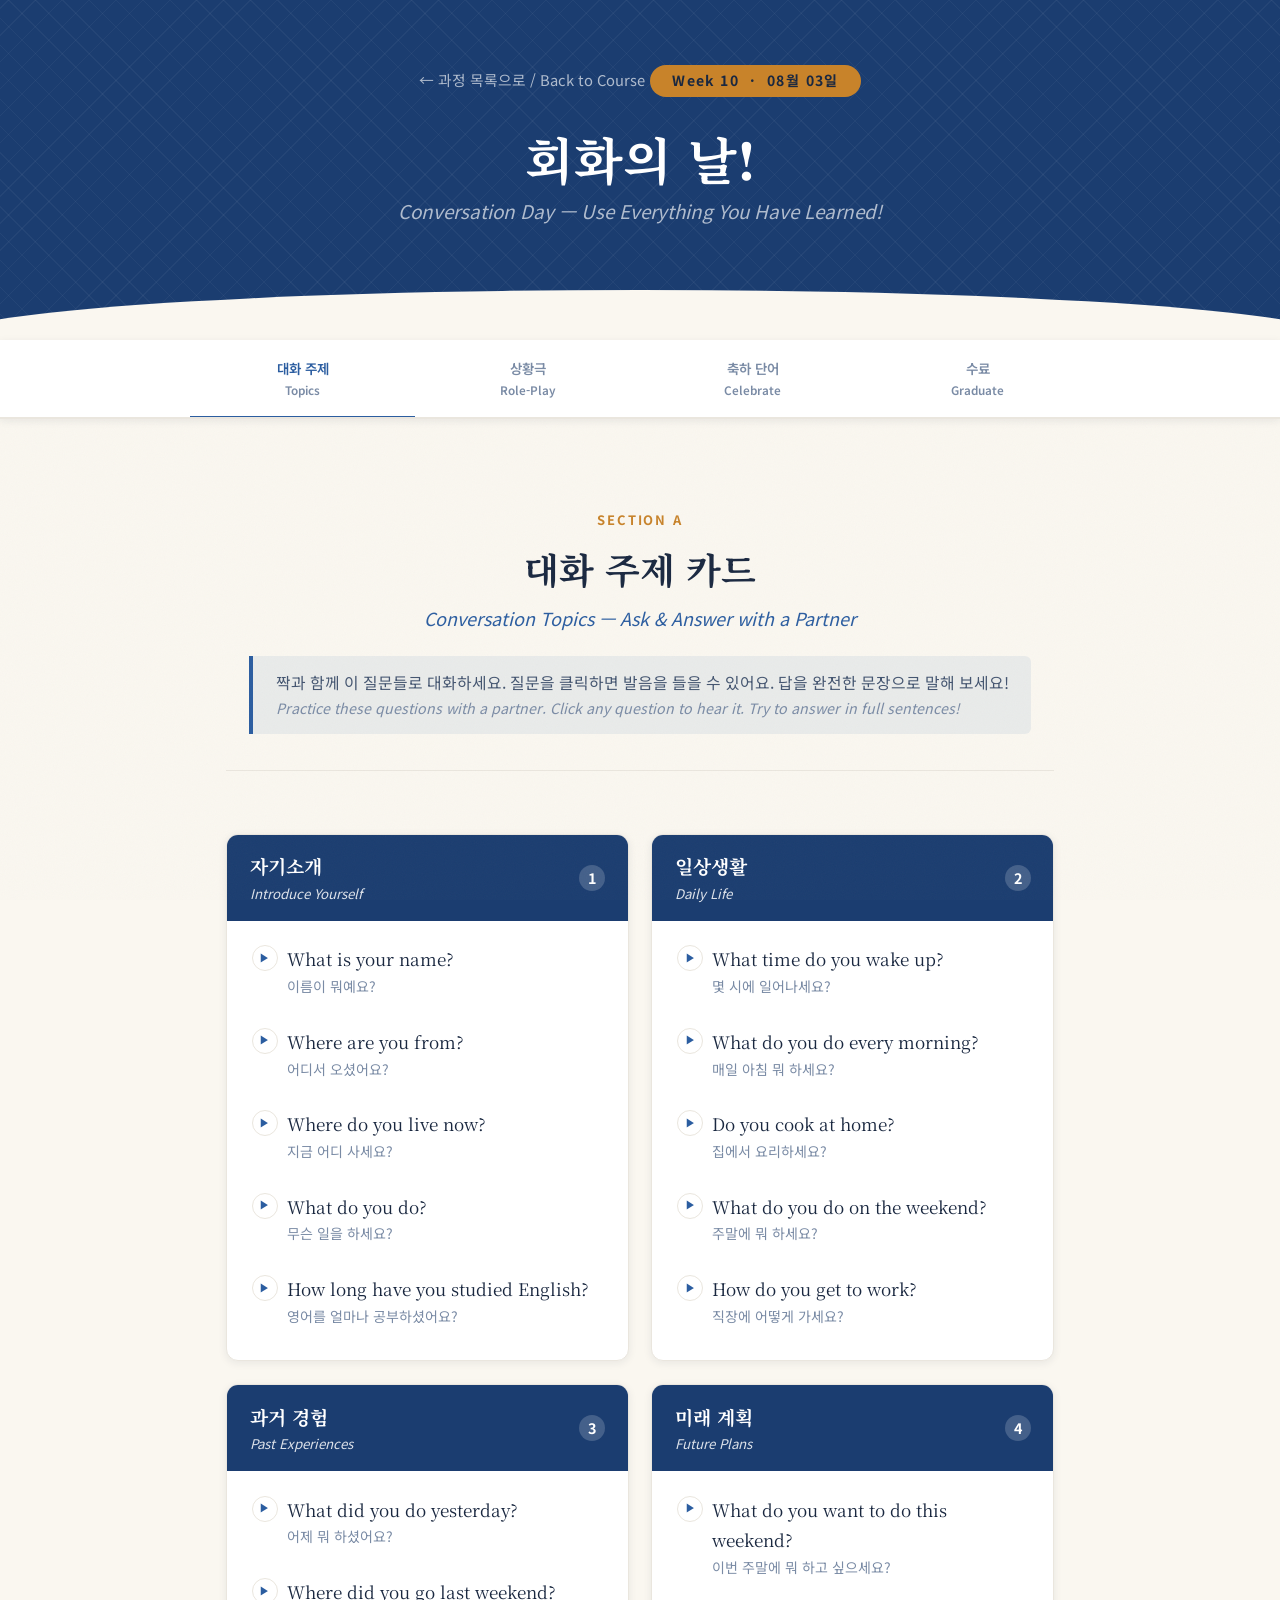
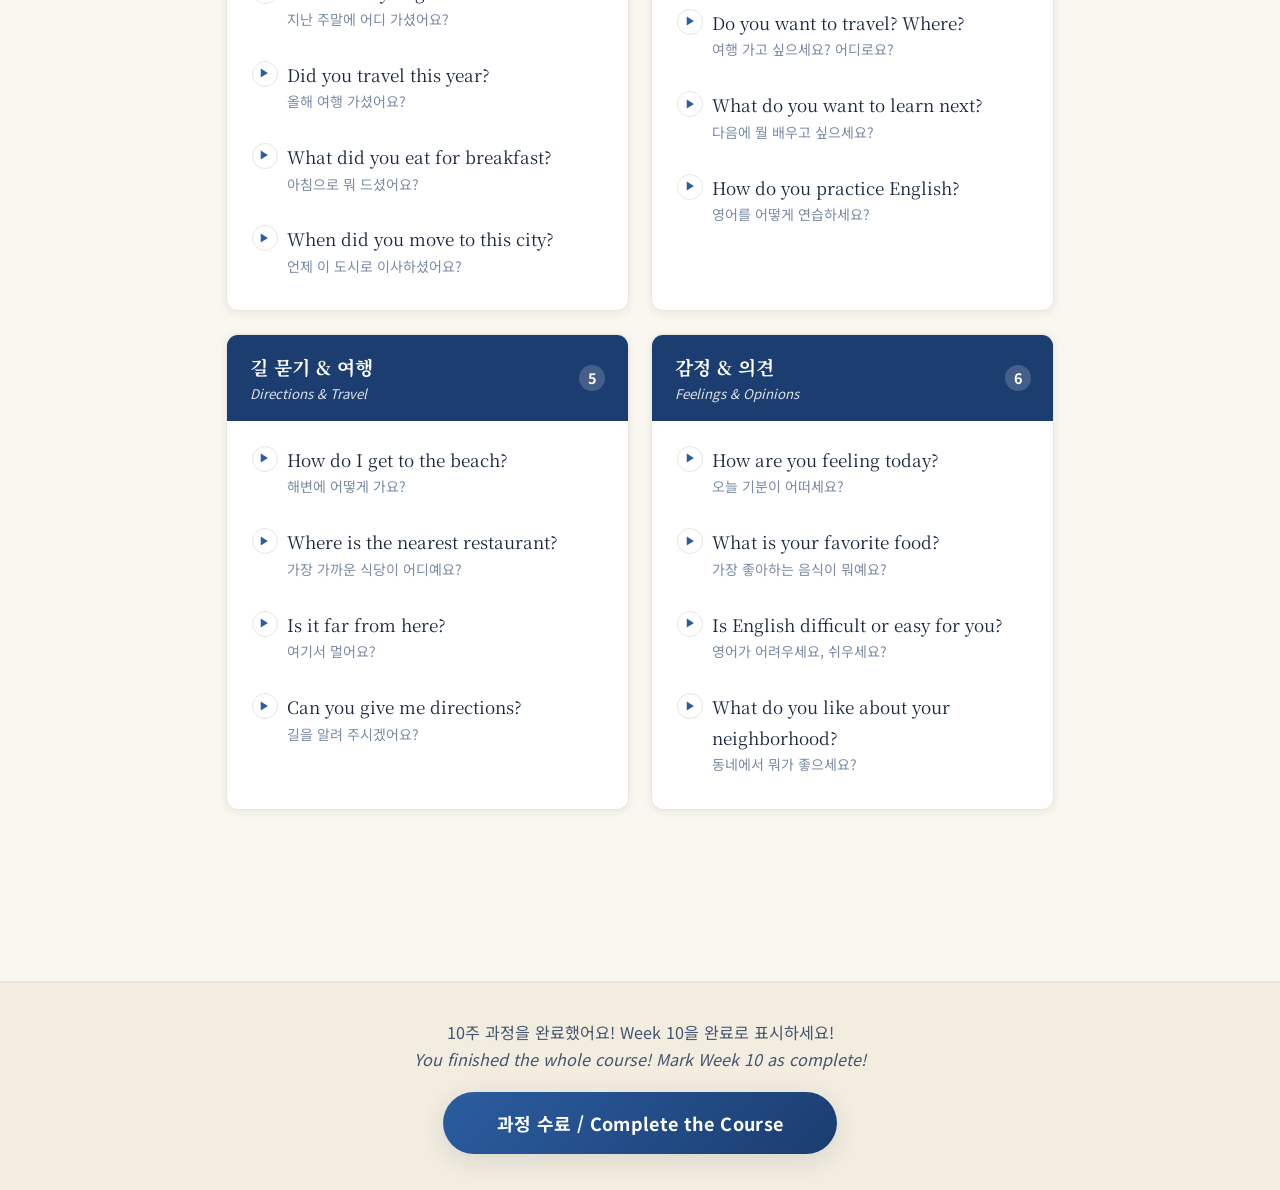
<file: weeks/week10.html>
<!DOCTYPE html>
<html lang="ko">
<head>
  <meta charset="UTF-8">
  <meta name="viewport" content="width=device-width, initial-scale=1.0">
  <title>Week 10 — 회화의 날 | 기초 영어</title>
  <link rel="preconnect" href="https://fonts.googleapis.com">
  <link rel="preconnect" href="https://fonts.gstatic.com" crossorigin>
  <link href="https://fonts.googleapis.com/css2?family=Noto+Serif+KR:wght@400;600;700&family=Noto+Sans+KR:wght@300;400;500;700&display=swap" rel="stylesheet">
  <link rel="stylesheet" href="../css/styles.css">
  <style>
    /* Conversation theme cards */
    .convo-grid { display:grid; grid-template-columns:repeat(auto-fit,minmax(290px,1fr)); gap:1.25rem; margin:1rem 0; }
    .convo-card { background:var(--white); border:1.5px solid var(--mist); border-radius:var(--radius-md); overflow:hidden; box-shadow:var(--shadow-sm); transition:transform 0.15s; }
    .convo-card:hover { transform:translateY(-2px); box-shadow:var(--shadow-md); }
    .convo-head { padding:0.875rem 1.25rem; background:var(--cobalt-dark); color:var(--white); display:flex; align-items:center; justify-content:space-between; gap:0.5rem; }
    .convo-head .ttl-ko { font-family:var(--font-serif); font-size:1.05rem; font-weight:700; }
    .convo-head .ttl-en { font-size:0.74rem; opacity:0.85; font-style:italic; display:block; }
    .convo-head .num-badge { background:rgba(255,255,255,0.18); border-radius:100px; min-width:26px; height:26px; display:inline-flex; align-items:center; justify-content:center; font-size:0.8rem; font-weight:700; flex-shrink:0; }
    .convo-body { padding:0.5rem 0.5rem 1rem; }
    .convo-q { display:flex; align-items:flex-start; gap:0.5rem; padding:0.75rem 0.875rem; border-radius:var(--radius-md); cursor:pointer; transition:background 0.15s; }
    .convo-q:hover { background:var(--paper-warm); }
    .convo-q .q-play { flex-shrink:0; width:26px; height:26px; border-radius:100px; border:1px solid var(--mist); background:var(--white); color:var(--cobalt); font-size:0.62rem; cursor:pointer; display:inline-flex; align-items:center; justify-content:center; transition:all 0.15s; margin-top:2px; }
    .convo-q:hover .q-play { background:var(--cobalt); color:var(--white); border-color:var(--cobalt); }
    .convo-q .q-text { flex:1; }
    .convo-q .q-en { font-family:var(--font-serif); font-size:0.95rem; color:var(--ink); line-height:1.4; }
    .convo-q .q-ko { font-size:0.78rem; color:var(--text-light); display:block; margin-top:1px; }

    /* Role-play scenario cards */
    .roleplay-card { background:var(--white); border:1.5px solid var(--mist); border-radius:var(--radius-md); padding:0; overflow:hidden; margin-bottom:1.25rem; box-shadow:var(--shadow-sm); }
    .rp-head { padding:1rem 1.25rem; background:linear-gradient(135deg, var(--crimson), #a8332a); color:var(--white); }
    .rp-head .rp-ttl-ko { font-family:var(--font-serif); font-size:1.15rem; font-weight:700; }
    .rp-head .rp-ttl-en { font-size:0.8rem; opacity:0.9; font-style:italic; }
    .rp-body { padding:1.25rem; }
    .rp-setup { background:var(--paper-warm); border-radius:var(--radius-md); padding:0.875rem 1.125rem; margin-bottom:1rem; }
    .rp-setup .rp-ko { font-size:0.92rem; color:var(--cobalt-dark); font-weight:600; margin-bottom:2px; }
    .rp-setup .rp-en { font-size:0.82rem; color:var(--text-mid); font-style:italic; }
    .rp-phrases-label { font-size:0.68rem; font-weight:700; letter-spacing:0.08em; text-transform:uppercase; color:var(--text-light); margin-bottom:0.5rem; }
    .rp-phrases { display:flex; flex-wrap:wrap; gap:0.5rem; }
    .rp-phrase { display:inline-flex; align-items:center; gap:6px; padding:0.45rem 0.875rem; border-radius:100px; border:1.5px solid var(--mist); background:var(--paper); font-family:var(--font-serif); font-size:0.9rem; color:var(--ink); cursor:pointer; transition:all 0.15s; }
    .rp-phrase:hover { border-color:var(--cobalt); color:var(--cobalt); transform:translateY(-1px); }
    .rp-phrase .rp-icon { font-size:0.6rem; color:var(--cobalt); }

    /* Graduation finale */
    .finale { background:linear-gradient(160deg, var(--cobalt-dark), #1d3a5f); border-radius:var(--radius-lg); padding:2.5rem 1.5rem; text-align:center; color:var(--white); margin:1.5rem 0; position:relative; overflow:hidden; }
    .finale::before { content:''; position:absolute; inset:0; background-image:radial-gradient(circle at 20% 30%, rgba(200,131,42,0.18), transparent 40%), radial-gradient(circle at 80% 70%, rgba(126,179,168,0.18), transparent 40%); pointer-events:none; }
    .finale-star { font-size:2.5rem; margin-bottom:0.75rem; position:relative; }
    .finale h2 { font-family:var(--font-serif); font-size:1.75rem; margin:0 0 0.5rem; color:var(--white); position:relative; }
    .finale .finale-sub { font-size:0.95rem; opacity:0.9; position:relative; margin-bottom:1.5rem; }
    .finale-vocab { display:flex; flex-wrap:wrap; gap:0.625rem; justify-content:center; position:relative; }
    .finale-word { background:rgba(255,255,255,0.12); border:1px solid rgba(255,255,255,0.25); border-radius:100px; padding:0.5rem 1.125rem; cursor:pointer; transition:all 0.15s; font-family:var(--font-serif); }
    .finale-word:hover { background:rgba(255,255,255,0.22); transform:translateY(-2px); }
    .finale-word .fw-en { font-weight:700; font-size:0.95rem; }
    .finale-word .fw-ko { font-size:0.72rem; opacity:0.8; display:block; }
  </style>
</head>
<body>

<header class="week-page-header">
  <div class="week-header-pattern" aria-hidden="true"></div>
  <div class="week-header-inner">
    <a href="../index.html" class="week-back-link">← 과정 목록으로 / Back to Course</a>
    <div class="week-number-badge">Week 10 &nbsp;·&nbsp; 08월 03일</div>
    <h1 class="week-page-title">회화의 날!</h1>
    <p class="week-page-subtitle">Conversation Day — Use Everything You Have Learned!</p>
    <div id="w10-student-name" style="color:rgba(255,255,255,0.6);font-size:0.88rem;margin-top:0.5rem;"></div>
  </div>
</header>

<nav class="tab-nav">
  <div class="tab-nav-inner">
    <button class="tab-btn active" onclick="switchSection('prompts',this)"><span class="tab-ko">대화 주제</span><span class="tab-en">Topics</span></button>
    <button class="tab-btn" onclick="switchSection('roleplay',this)"><span class="tab-ko">상황극</span><span class="tab-en">Role-Play</span></button>
    <button class="tab-btn" onclick="switchSection('celebrate',this)"><span class="tab-ko">축하 단어</span><span class="tab-en">Celebrate</span></button>
    <button class="tab-btn" onclick="switchSection('finish',this)"><span class="tab-ko">수료</span><span class="tab-en">Graduate</span></button>
  </div>
</nav>

<!-- ═══ SECTION A: CONVERSATION PROMPTS ═══ -->
<section class="lesson-section active" id="sec-prompts">
  <div class="section-banner">
    <span class="section-num">Section A</span><h2>대화 주제 카드</h2>
    <span class="section-sub">Conversation Topics — Ask &amp; Answer with a Partner</span>
    <div class="section-tip">
      짝과 함께 이 질문들로 대화하세요. 질문을 클릭하면 발음을 들을 수 있어요. 답을 완전한 문장으로 말해 보세요!<br>
      <em>Practice these questions with a partner. Click any question to hear it. Try to answer in full sentences!</em>
    </div>
  </div>
  <div class="convo-grid" id="convo-grid"></div>
</section>

<!-- ═══ SECTION B: ROLE-PLAY ═══ -->
<section class="lesson-section" id="sec-roleplay">
  <div class="section-banner">
    <span class="section-num">Section B</span><h2>상황극 시나리오</h2>
    <span class="section-sub">Role-Play Scenarios — Real-Life Situations</span>
    <div class="section-tip">
      각 상황극에서 역할을 정하고 연기하세요. 유용한 표현을 클릭하면 발음을 들을 수 있어요. 끝나면 역할을 바꾸세요!<br>
      <em>Choose roles and act out each scenario. Click any useful phrase to hear it. Switch roles when you finish!</em>
    </div>
  </div>
  <div style="margin-bottom:1.5rem;"><div class="teacher-badge">&#128203; 선생님 감독 구역 · Teacher Supervised</div></div>
  <div id="roleplay-cards"></div>
</section>

<!-- ═══ SECTION C: CELEBRATION VOCAB ═══ -->
<section class="lesson-section" id="sec-celebrate">
  <div class="section-banner">
    <span class="section-num">Section C</span><h2>축하 표현</h2>
    <span class="section-sub">Celebration Vocabulary — Words for Your Achievement</span>
    <div class="section-tip">
      과정을 마친 것을 축하하는 단어들이에요! 카드를 뒤집고 발음을 연습하세요.<br>
      <em>Words to celebrate finishing the course! Flip the cards and practice the pronunciation.</em>
    </div>
  </div>
  <div style="display:flex;align-items:center;justify-content:flex-end;flex-wrap:wrap;gap:1rem;margin-bottom:1.5rem;">
    <div class="progress-counter" id="vocab-progress-badge">0 / 8 익힘</div>
  </div>
  <div class="flashcard-deck">
    <div class="flashcard-container" id="flashcard" onclick="flipCard()">
      <div class="flashcard-inner" id="flashcard-inner">
        <div class="card-face card-front">
          <span class="card-hint">클릭하면 뒤집어요 · Click to flip</span>
          <span class="card-main-text" id="card-front-text">congratulations</span>
          <span class="card-pron" id="card-pron-text"></span>
        </div>
        <div class="card-face card-back">
          <span class="card-hint">뜻 · Meaning</span>
          <span class="card-main-text" id="card-back-text">축하합니다</span>
          <span class="card-example" id="card-example-text"></span>
        </div>
      </div>
    </div>
  </div>
  <div class="card-nav">
    <button class="btn-card-action btn-flip" onclick="prevCard()">&larr; 이전</button>
    <span class="card-counter" id="card-counter">1 / 8</span>
    <button class="btn-card-action btn-flip" onclick="nextCard()">다음 &rarr;</button>
    <button class="btn-card-action btn-know" onclick="markCard('know')">&#10003; 알아요!</button>
  </div>
  <div style="text-align:center;margin-top:1rem;">
    <button class="btn-card-action btn-speak" onclick="speakCurrentCard()" style="padding:0.5rem 1.5rem;">&#9654; 발음 듣기</button>
  </div>
  <div class="exercise-card" style="margin-top:2rem;">
    <h3>전체 단어 목록 <span style="font-size:0.8rem;font-weight:400;color:var(--text-light);">Full Vocabulary List</span></h3>
    <div style="overflow-x:auto;">
      <table style="width:100%;border-collapse:collapse;font-size:0.88rem;">
        <thead><tr style="border-bottom:2px solid var(--cobalt);">
          <th style="text-align:left;padding:0.6rem 0.75rem;color:var(--cobalt-dark);font-size:0.75rem;letter-spacing:0.05em;">ENGLISH</th>
          <th style="text-align:left;padding:0.6rem 0.75rem;color:var(--cobalt-dark);font-size:0.75rem;letter-spacing:0.05em;">한국어</th>
          <th style="text-align:left;padding:0.6rem 0.75rem;color:var(--cobalt-dark);font-size:0.75rem;letter-spacing:0.05em;">예문 / Example</th>
          <th style="padding:0.6rem 0.75rem;"></th>
        </tr></thead>
        <tbody id="vocab-table-body"></tbody>
      </table>
    </div>
  </div>
</section>

<!-- ═══ SECTION D: GRADUATION FINALE ═══ -->
<section class="lesson-section" id="sec-finish">
  <div class="section-banner">
    <span class="section-num">Section D</span><h2>수료를 축하합니다!</h2>
    <span class="section-sub">Course Complete — You Did It!</span>
    <div class="section-tip">
      10주 과정을 모두 마쳤어요. 정말 자랑스러워요! 앞으로도 매일 영어를 연습하세요.<br>
      <em>You finished the entire 10-week course. Be proud! Keep practicing English every day.</em>
    </div>
  </div>

  <div class="finale">
    <div class="finale-star">&#11088;</div>
    <h2>축하합니다! Congratulations!</h2>
    <div class="finale-sub" id="finale-name">You completed Basic English for Korean Speakers!</div>
    <div class="finale-vocab" id="finale-vocab"></div>
  </div>

  <div class="exercise-card">
    <h3>당신의 영어 여정 <span style="font-size:0.8rem;font-weight:400;color:var(--text-light);">Your English Journey — 10 Weeks</span></h3>
    <div style="display:grid;grid-template-columns:repeat(auto-fit,minmax(140px,1fr));gap:0.625rem;margin-top:1rem;">
      <div style="background:var(--paper-warm);border-radius:var(--radius-md);padding:0.75rem;text-align:center;font-size:0.8rem;color:var(--text-mid);"><strong style="color:var(--cobalt-dark);display:block;">W1-2</strong>알파벳 · 문장 구조</div>
      <div style="background:var(--paper-warm);border-radius:var(--radius-md);padding:0.75rem;text-align:center;font-size:0.8rem;color:var(--text-mid);"><strong style="color:var(--cobalt-dark);display:block;">W3-4</strong>Be 동사 · 현재 시제</div>
      <div style="background:var(--paper-warm);border-radius:var(--radius-md);padding:0.75rem;text-align:center;font-size:0.8rem;color:var(--text-mid);"><strong style="color:var(--cobalt-dark);display:block;">W5-6</strong>관사 · 시간/날짜</div>
      <div style="background:var(--paper-warm);border-radius:var(--radius-md);padding:0.75rem;text-align:center;font-size:0.8rem;color:var(--text-mid);"><strong style="color:var(--cobalt-dark);display:block;">W7-8</strong>과거 시제 · 전치사</div>
      <div style="background:var(--paper-warm);border-radius:var(--radius-md);padding:0.75rem;text-align:center;font-size:0.8rem;color:var(--text-mid);"><strong style="color:var(--cobalt-dark);display:block;">W9-10</strong>복습 · 회화</div>
    </div>
  </div>

  <div class="exercise-card" style="margin-top:1.25rem;">
    <div style="display:flex;align-items:center;gap:0.5rem;margin-bottom:1rem;">
      <span style="font-size:1.1rem;">&#128221;</span>
      <h3 style="margin:0;">선생님 최종 메모 <em style="font-size:0.8rem;font-weight:400;color:var(--text-light);">Teacher's Final Notes</em></h3>
    </div>
    <textarea class="teacher-notes-area" id="teacher-notes" placeholder="학생의 발전에 대한 메모... / Notes about student progress..." rows="5"></textarea>
    <div style="margin-top:0.75rem;display:flex;gap:0.75rem;align-items:center;">
      <button class="btn-secondary" onclick="saveTeacherNotes()" style="font-size:0.82rem;padding:0.5rem 1.25rem;">저장 / Save Notes</button>
      <span id="notes-saved-msg" style="display:none;font-size:0.8rem;color:var(--celadon);">&#10003; 저장됨</span>
    </div>
  </div>
</section>

<div class="complete-week-bar">
  <p style="font-size:0.9rem;color:var(--text-mid);margin-bottom:1rem;">10주 과정을 완료했어요! Week 10을 완료로 표시하세요!<br><em>You finished the whole course! Mark Week 10 as complete!</em></p>
  <button class="btn-complete-week" onclick="completeWeek(10)">과정 수료 / Complete the Course</button>
  <div id="completion-msg" style="display:none;margin-top:1rem;font-family:var(--font-serif);font-size:1.1rem;color:var(--cobalt);">
    축하합니다! 전체 과정을 수료했어요! &#127881;<br><a href="../index.html" style="color:var(--cobalt);font-size:0.88rem;">&larr; 홈으로 / Back to Home</a>
  </div>
</div>

<script src="../js/data.js"></script>
<script src="../js/app.js"></script>
<script src="../js/week-common.js"></script>
<script>
document.addEventListener('DOMContentLoaded', function() {
  initWeekPage(10, 'w10-student-name');
  buildConvoCards();
  buildRolePlay();
  buildVocab(10);
  buildFinale();
});

/* ── Conversation prompt cards ── */
function buildConvoCards() {
  var g = document.getElementById('convo-grid');
  if (!g || !COURSE_DATA.week10) return;
  COURSE_DATA.week10.conversationCards.forEach(function(card, i) {
    var div = document.createElement('div');
    div.className = 'convo-card';
    var qs = card.questions.map(function(q) {
      var safe = q.en.replace(/'/g, '');
      return '<div class="convo-q" onclick="Speaker.speakText(\''+safe+'\')">' +
        '<button class="q-play" onclick="event.stopPropagation();Speaker.speakText(\''+safe+'\')">&#9654;</button>' +
        '<div class="q-text"><span class="q-en">'+q.en+'</span><span class="q-ko">'+q.ko+'</span></div>' +
      '</div>';
    }).join('');
    div.innerHTML =
      '<div class="convo-head"><div><span class="ttl-ko">'+card.themeKo+'</span>' +
      '<span class="ttl-en">'+card.themeEn+'</span></div>' +
      '<span class="num-badge">'+(i+1)+'</span></div>' +
      '<div class="convo-body">'+qs+'</div>';
    g.appendChild(div);
  });
}

/* ── Role-play scenario cards ── */
function buildRolePlay() {
  var c = document.getElementById('roleplay-cards');
  if (!c || !COURSE_DATA.week10) return;
  COURSE_DATA.week10.rolePlayScenarios.forEach(function(rp) {
    var div = document.createElement('div');
    div.className = 'roleplay-card';
    var phrases = rp.usefulPhrases.map(function(p) {
      var safe = p.replace(/'/g, '');
      return '<button class="rp-phrase" onclick="Speaker.speakText(\''+safe+'\')">' +
        '<span class="rp-icon">&#9654;</span>'+p+'</button>';
    }).join('');
    div.innerHTML =
      '<div class="rp-head"><div class="rp-ttl-ko">'+rp.titleKo+'</div>' +
      '<div class="rp-ttl-en">'+rp.titleEn+'</div></div>' +
      '<div class="rp-body">' +
        '<div class="rp-setup"><div class="rp-ko">'+rp.setupKo+'</div>' +
        '<div class="rp-en">'+rp.setupEn+'</div></div>' +
        '<div class="rp-phrases-label">유용한 표현 / Useful Phrases</div>' +
        '<div class="rp-phrases">'+phrases+'</div>' +
      '</div>';
    c.appendChild(div);
  });
}

/* ── Graduation finale word chips ── */
function buildFinale() {
  var fv = document.getElementById('finale-vocab');
  if (fv && COURSE_DATA.week10) {
    COURSE_DATA.week10.vocabulary.forEach(function(w) {
      var safe = w.en.replace(/'/g, '');
      var chip = document.createElement('div');
      chip.className = 'finale-word';
      chip.innerHTML = '<span class="fw-en">'+w.en+'</span><span class="fw-ko">'+w.ko+'</span>';
      chip.onclick = function() { Speaker.speakWord(safe); };
      fv.appendChild(chip);
    });
  }
  // Personalize the finale line with the student's name if available
  try {
    var name = StudentDB.get('name');
    var el = document.getElementById('finale-name');
    if (el && name) {
      el.textContent = 'Congratulations, ' + name + '! You completed Basic English for Korean Speakers!';
    }
  } catch(e){}
}
</script>
</body>
</html>
</file>
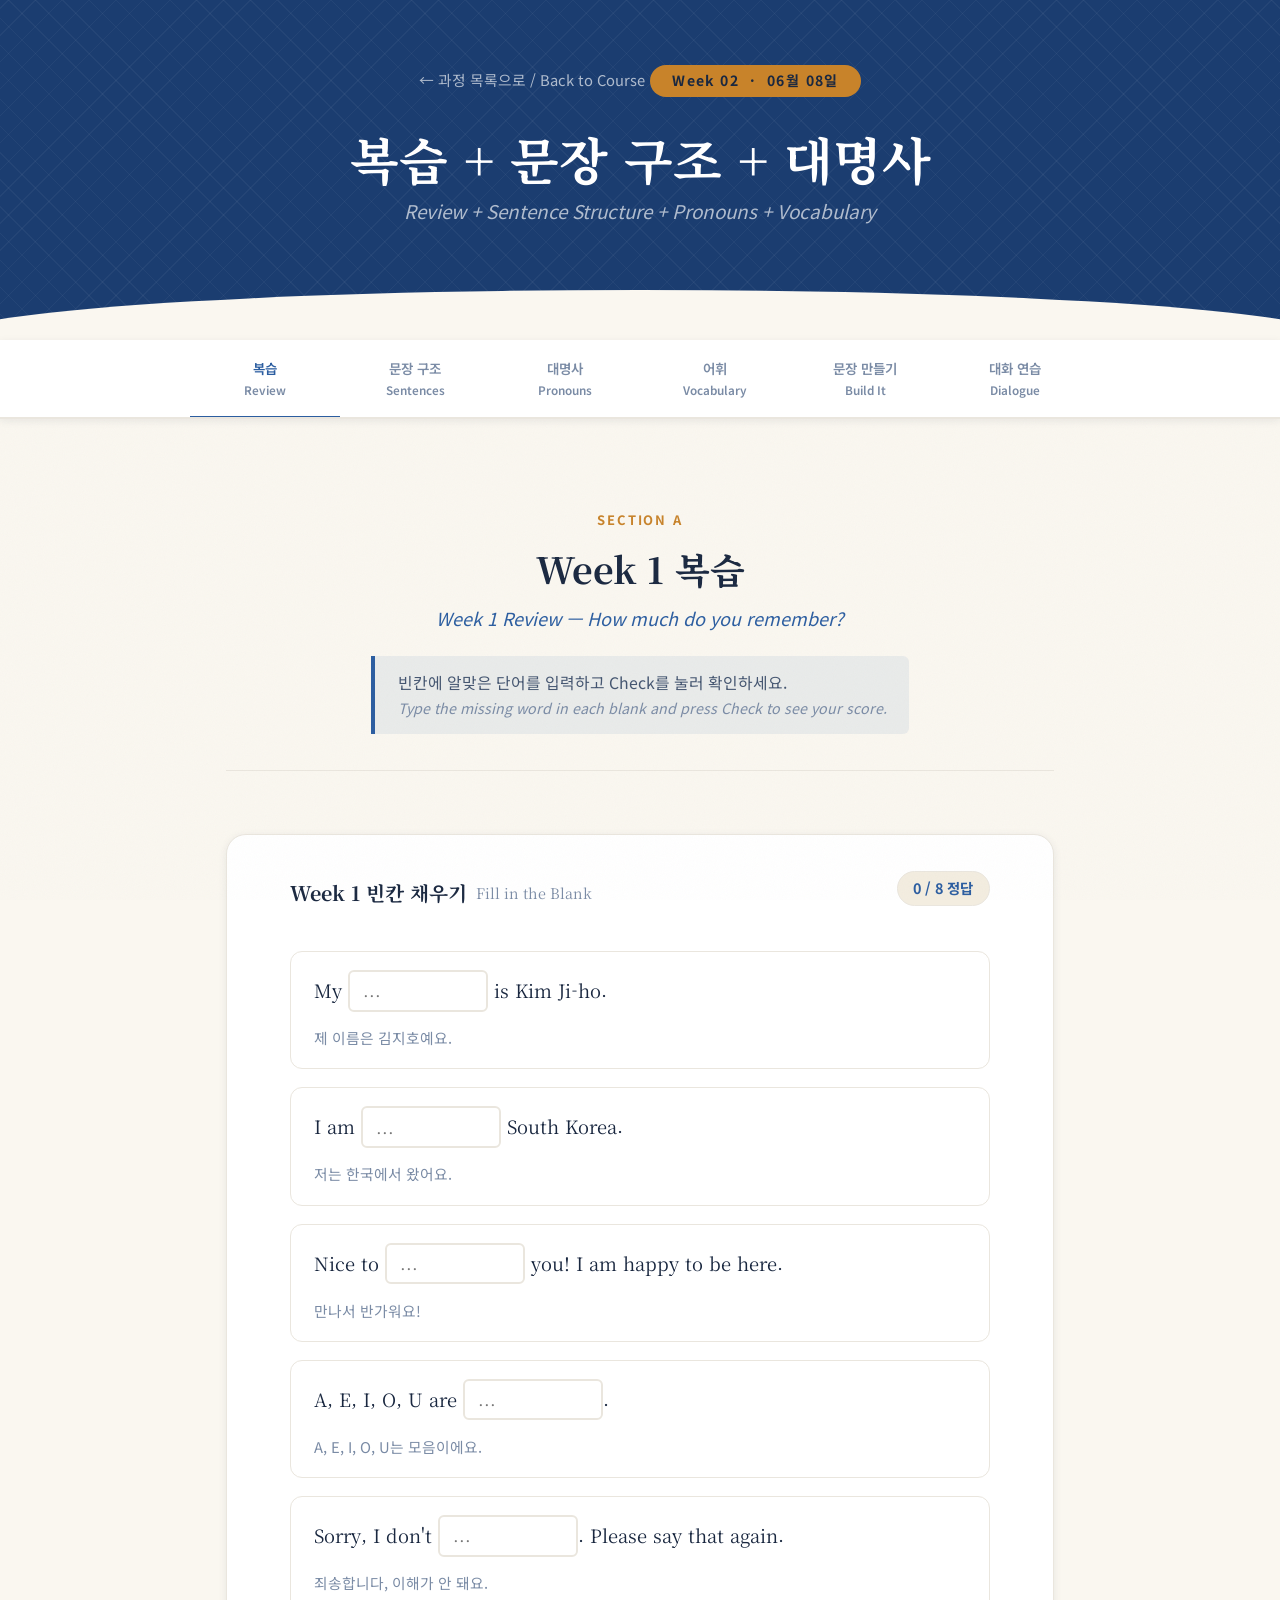
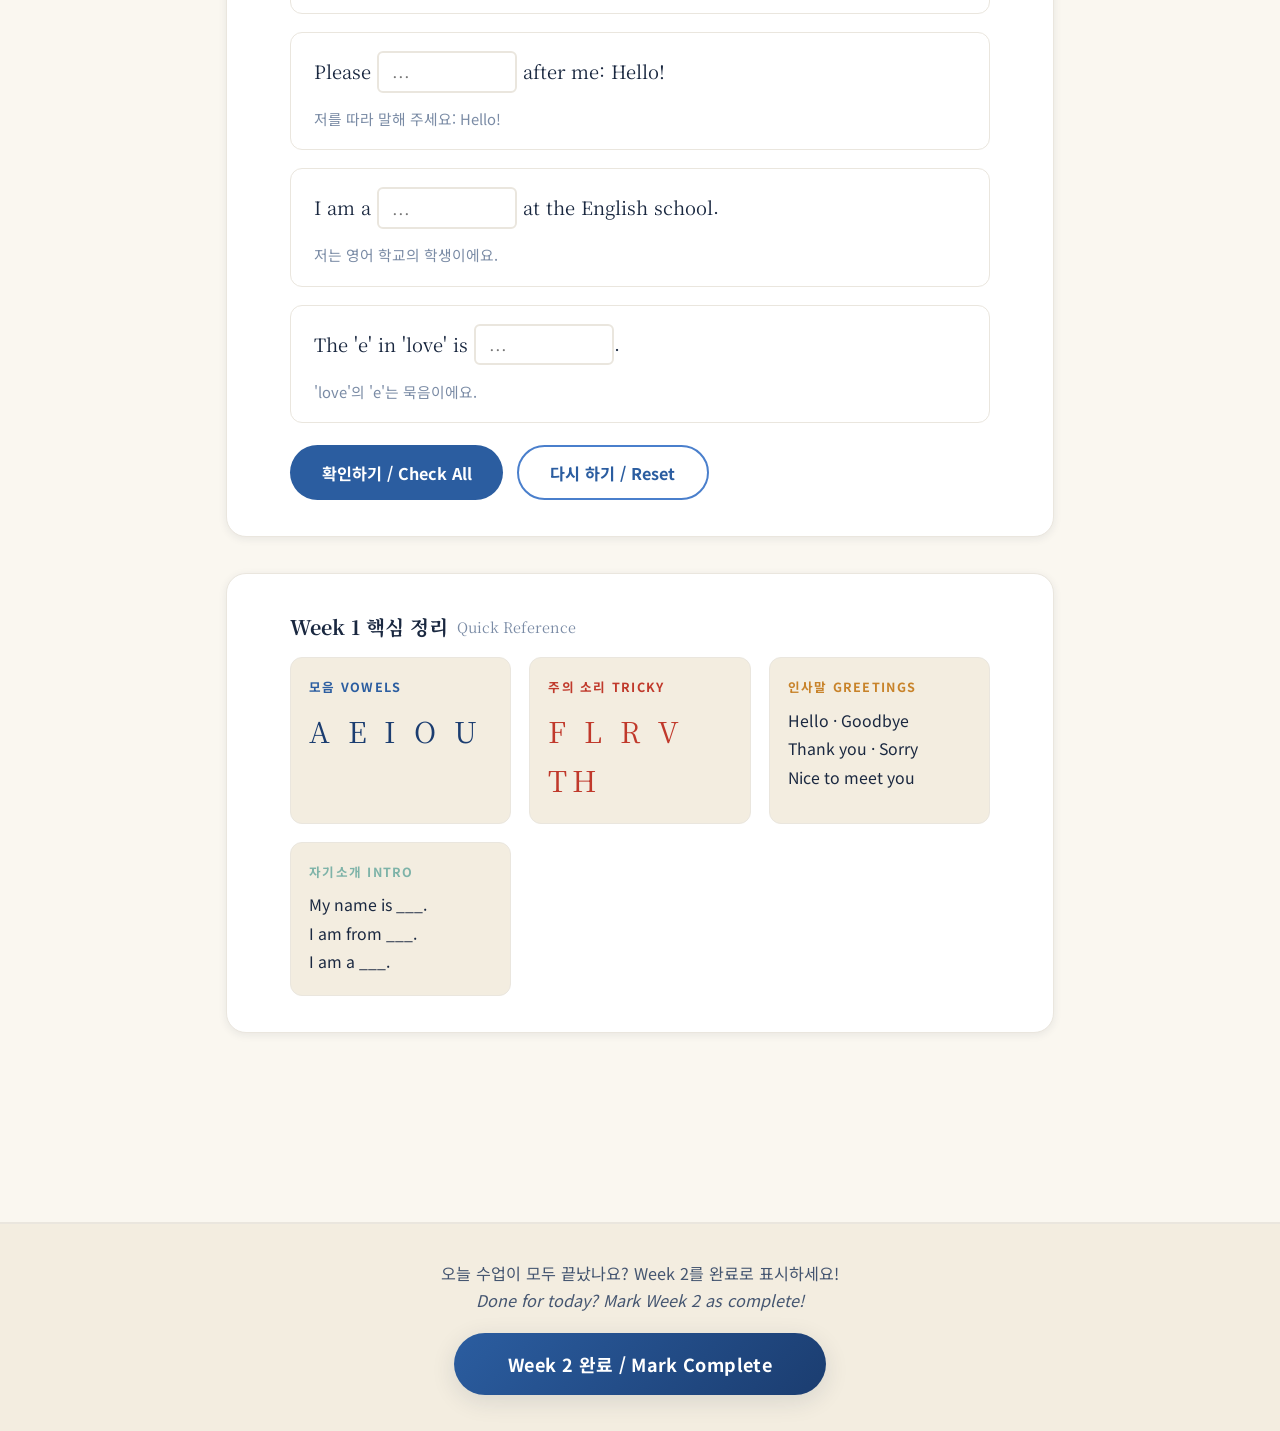
<file: weeks/week2.html>
<!DOCTYPE html>
<html lang="ko">
<head>
  <meta charset="UTF-8">
  <meta name="viewport" content="width=device-width, initial-scale=1.0">
  <title>Week 2 — 문장 구조 + 대명사 | 기초 영어</title>
  <link rel="preconnect" href="https://fonts.googleapis.com">
  <link rel="preconnect" href="https://fonts.gstatic.com" crossorigin>
  <link href="https://fonts.googleapis.com/css2?family=Noto+Serif+KR:wght@400;600;700&family=Noto+Sans+KR:wght@300;400;500;700&display=swap" rel="stylesheet">
  <link rel="stylesheet" href="../css/styles.css">
  <style>
    /* ── Week 2 local styles ──────────────────── */
    .svo-diagram { display:grid; gap:1.5rem; margin:1.5rem 0; }
    .svo-row { display:flex; align-items:stretch; gap:0; border-radius:var(--radius-md); overflow:hidden; box-shadow:var(--shadow-sm); }
    .svo-lang { font-size:0.72rem; font-weight:700; letter-spacing:0.08em; writing-mode:vertical-rl; text-orientation:mixed; padding:0 0.6rem; display:flex; align-items:center; justify-content:center; min-width:36px; }
    .svo-lang.korean { background:var(--cobalt-dark); color:rgba(255,255,255,0.9); }
    .svo-lang.english { background:var(--celadon); color:var(--ink); }
    .svo-cells { display:flex; flex:1; }
    .svo-cell { flex:1; padding:0.875rem 0.5rem; text-align:center; border-right:1px solid rgba(255,255,255,0.15); }
    .svo-cell:last-child { border-right:none; }
    .svo-cell.s-cell { background:rgba(43,93,160,0.12); }
    .svo-cell.v-cell { background:rgba(192,57,43,0.10); }
    .svo-cell.o-cell { background:rgba(200,131,42,0.10); }
    .svo-word { font-family:var(--font-serif); font-size:1.15rem; font-weight:700; color:var(--ink); display:block; margin-bottom:4px; }
    .svo-label { font-size:0.65rem; font-weight:700; letter-spacing:0.1em; text-transform:uppercase; color:var(--text-light); display:block; }
    .svo-arrow { display:flex; align-items:center; justify-content:center; padding:0 0.5rem; font-size:1.4rem; color:var(--stone); background:var(--paper-warm); }
    .pattern-grid { display:grid; grid-template-columns:repeat(auto-fit,minmax(260px,1fr)); gap:1rem; margin:1.25rem 0; }
    .pattern-card { border-radius:var(--radius-md); padding:1.25rem; border:1.5px solid var(--mist); background:var(--white); }
    .pattern-card h4 { font-family:var(--font-serif); font-size:0.95rem; font-weight:700; margin-bottom:0.5rem; }
    .pattern-card .formula { font-size:0.78rem; color:var(--cobalt); background:rgba(43,93,160,0.08); border-radius:var(--radius-sm); padding:0.4rem 0.75rem; margin-bottom:0.75rem; font-weight:600; letter-spacing:0.02em; }
    .pattern-card .example { font-family:var(--font-serif); font-size:1rem; color:var(--ink); margin-bottom:4px; }
    .pattern-card .ex-ko { font-size:0.8rem; color:var(--text-light); font-style:italic; }
    .pattern-card button { margin-top:0.625rem; padding:0.3rem 0.875rem; border:1px solid var(--mist); background:none; border-radius:100px; font-size:0.78rem; color:var(--cobalt); cursor:pointer; }
    .pattern-card button:hover { background:var(--cobalt); color:var(--white); border-color:var(--cobalt); }

    .pronoun-table { width:100%; border-collapse:collapse; font-size:0.9rem; margin:1rem 0; }
    .pronoun-table th { background:var(--cobalt-dark); color:var(--white); padding:0.65rem 0.875rem; text-align:left; font-size:0.72rem; letter-spacing:0.08em; text-transform:uppercase; font-weight:700; }
    .pronoun-table td { padding:0.625rem 0.875rem; border-bottom:1px solid var(--mist); vertical-align:middle; }
    .pronoun-table tr:last-child td { border-bottom:none; }
    .pronoun-table tr:nth-child(even) td { background:var(--paper-warm); }
    .pronoun-table .pron-btn { background:none; border:1.5px solid var(--mist); border-radius:var(--radius-sm); padding:0.3rem 0.75rem; font-family:var(--font-serif); font-size:0.95rem; font-weight:700; color:var(--cobalt-dark); cursor:pointer; transition:all 0.15s; }
    .pronoun-table .pron-btn:hover { background:var(--cobalt); color:var(--white); border-color:var(--cobalt); }
    .pronoun-table .pron-btn.speaking { background:var(--cobalt); color:var(--white); border-color:var(--cobalt); }
    .pronoun-table .ko-cell { font-size:0.82rem; color:var(--text-light); }

    .fill-exercise { display:flex; flex-direction:column; gap:1rem; }
    .fill-item { background:var(--white); border:1.5px solid var(--mist); border-radius:var(--radius-md); padding:1rem 1.25rem; }
    .fill-item .fill-sentence { font-family:var(--font-serif); font-size:1.02rem; color:var(--ink); margin-bottom:0.625rem; }
    .fill-options { display:flex; gap:0.5rem; flex-wrap:wrap; margin-bottom:0.5rem; }
    .fill-opt-btn { padding:0.4rem 1rem; border:2px solid var(--mist); border-radius:100px; background:var(--paper); font-family:var(--font-sans); font-size:0.88rem; font-weight:600; color:var(--ink); cursor:pointer; transition:all 0.15s; }
    .fill-opt-btn:hover:not(:disabled) { border-color:var(--cobalt-light); color:var(--cobalt); }
    .fill-opt-btn.correct { border-color:var(--celadon); background:rgba(126,179,168,0.12); color:var(--celadon); }
    .fill-opt-btn.wrong   { border-color:var(--crimson);  background:rgba(192,57,43,0.08);  color:var(--crimson); }
    .fill-hint { font-size:0.78rem; color:var(--text-light); font-style:italic; display:none; }
    .fill-item.revealed .fill-hint { display:block; }

    .error-items { display:flex; flex-direction:column; gap:1rem; }
    .error-item { background:var(--white); border:1.5px solid var(--mist); border-radius:var(--radius-md); padding:1.25rem; }
    .error-wrong { font-family:var(--font-serif); font-size:1rem; color:var(--crimson); margin-bottom:0.5rem; position:relative; padding-left:1.5rem; }
    .error-wrong::before { content:'x'; position:absolute; left:0; font-weight:700; font-size:0.85rem; }
    .error-right { font-family:var(--font-serif); font-size:1rem; color:var(--celadon); margin-bottom:0.5rem; position:relative; padding-left:1.5rem; display:none; }
    .error-right::before { content:'v'; position:absolute; left:0; font-weight:700; font-size:0.85rem; }
    .error-rule { font-size:0.82rem; color:var(--text-mid); font-style:italic; display:none; padding:0.5rem 0.75rem; background:rgba(43,93,160,0.06); border-radius:var(--radius-sm); }
    .error-item.revealed .error-right,
    .error-item.revealed .error-rule { display:block; }
    .btn-reveal { margin-top:0.625rem; padding:0.4rem 1rem; border:1.5px solid var(--cobalt-light); border-radius:100px; background:none; font-size:0.8rem; font-weight:700; color:var(--cobalt); cursor:pointer; transition:all 0.15s; }
    .btn-reveal:hover { background:var(--cobalt); color:var(--white); }

    .scramble-area { border-radius:var(--radius-lg); border:2px solid var(--mist); padding:1.5rem; background:var(--paper-warm); margin:1rem 0; }
    .scramble-ko { font-family:var(--font-serif); font-size:1.05rem; color:var(--cobalt-dark); margin-bottom:0.5rem; }
    .scramble-hint { font-size:0.8rem; color:var(--text-light); font-style:italic; margin-bottom:1rem; }
    .scramble-answer-row { min-height:52px; background:var(--white); border:2px dashed var(--mist); border-radius:var(--radius-md); padding:0.625rem; display:flex; flex-wrap:wrap; gap:0.5rem; margin-bottom:1rem; }
    .scramble-answer-row.correct { border-color:var(--celadon); border-style:solid; background:rgba(126,179,168,0.08); }
    .scramble-answer-row.wrong   { border-color:var(--crimson);  border-style:solid; }
    .word-chip { display:inline-block; padding:0.35rem 0.875rem; border-radius:100px; font-family:var(--font-sans); font-size:0.92rem; font-weight:600; cursor:pointer; transition:all 0.15s; user-select:none; }
    .word-chip.available { background:var(--cobalt-dark); color:var(--white); }
    .word-chip.available:hover { background:var(--cobalt); transform:translateY(-2px); }
    .word-chip.placed { background:var(--celadon); color:var(--white); }
    .word-chip.placed:hover { background:var(--crimson); }
    .scramble-nav { display:flex; align-items:center; gap:0.75rem; flex-wrap:wrap; margin-top:0.75rem; }
    .scramble-counter { font-size:0.85rem; color:var(--text-light); font-weight:600; }

    .review-quiz { display:grid; gap:1rem; }
    .rq-item { background:var(--white); border:1.5px solid var(--mist); border-radius:var(--radius-md); padding:1rem 1.25rem; }
    .rq-prompt { font-family:var(--font-serif); font-size:1.02rem; color:var(--ink); margin-bottom:0.75rem; }
    .rq-blank { display:inline-block; border-bottom:2px solid var(--cobalt); min-width:80px; color:transparent; }
    .rq-input { border:2px solid var(--mist); border-radius:var(--radius-sm); padding:0.35rem 0.75rem; font-family:var(--font-serif); font-size:0.95rem; color:var(--ink); outline:none; width:140px; transition:border-color 0.2s; }
    .rq-input:focus { border-color:var(--cobalt); }
    .rq-input.correct { border-color:var(--celadon); background:rgba(126,179,168,0.1); color:var(--celadon); }
    .rq-input.wrong   { border-color:var(--crimson);  background:rgba(192,57,43,0.06);  color:var(--crimson); }
    .rq-feedback { font-size:0.8rem; margin-top:0.4rem; font-style:italic; display:none; }
    .rq-item.checked .rq-feedback { display:block; }
    .rq-ko { font-size:0.82rem; color:var(--text-light); margin-top:0.25rem; }

    @media(max-width:600px) {
      .svo-row { flex-direction:column; }
      .svo-lang { writing-mode:horizontal-tb; min-width:auto; padding:0.4rem 1rem; }
      .svo-cells { flex-direction:column; }
      .svo-cell { border-right:none; border-bottom:1px solid rgba(255,255,255,0.15); }
      .pronoun-table { font-size:0.82rem; }
      .pronoun-table th, .pronoun-table td { padding:0.5rem 0.5rem; }
      .intro-layout { grid-template-columns:1fr !important; }
    }
  </style>
</head>
<body>

<!-- ── PAGE HEADER ─────────────────────────────── -->
<header class="week-page-header">
  <div class="week-header-pattern" aria-hidden="true"></div>
  <div class="week-header-inner">
    <a href="../index.html" class="week-back-link">← 과정 목록으로 / Back to Course</a>
    <div class="week-number-badge">Week 02 &nbsp;·&nbsp; 06월 08일</div>
    <h1 class="week-page-title">복습 + 문장 구조 + 대명사</h1>
    <p class="week-page-subtitle">Review + Sentence Structure + Pronouns + Vocabulary</p>
    <div id="w2-student-name" style="color:rgba(255,255,255,0.6);font-size:0.88rem;margin-top:0.5rem;"></div>
  </div>
</header>

<!-- ── TAB NAVIGATION ──────────────────────────── -->
<nav class="tab-nav">
  <div class="tab-nav-inner">
    <button class="tab-btn active" onclick="switchSection('review',this)">
      <span class="tab-ko">복습</span><span class="tab-en">Review</span>
    </button>
    <button class="tab-btn" onclick="switchSection('structure',this)">
      <span class="tab-ko">문장 구조</span><span class="tab-en">Sentences</span>
    </button>
    <button class="tab-btn" onclick="switchSection('pronouns',this)">
      <span class="tab-ko">대명사</span><span class="tab-en">Pronouns</span>
    </button>
    <button class="tab-btn" onclick="switchSection('vocab',this)">
      <span class="tab-ko">어휘</span><span class="tab-en">Vocabulary</span>
    </button>
    <button class="tab-btn" onclick="switchSection('game',this)">
      <span class="tab-ko">문장 만들기</span><span class="tab-en">Build It</span>
    </button>
    <button class="tab-btn" onclick="switchSection('dialogue',this)">
      <span class="tab-ko">대화 연습</span><span class="tab-en">Dialogue</span>
    </button>
  </div>
</nav>

<!-- ═══ SECTION A: REVIEW ═══════════════════════ -->
<section class="lesson-section active" id="sec-review">
  <div class="section-banner">
    <span class="section-num">Section A</span>
    <h2>Week 1 복습</h2>
    <span class="section-sub">Week 1 Review — How much do you remember?</span>
    <div class="section-tip">
      빈칸에 알맞은 단어를 입력하고 Check를 눌러 확인하세요.<br>
      <em>Type the missing word in each blank and press Check to see your score.</em>
    </div>
  </div>

  <div class="exercise-card">
    <div style="display:flex;align-items:center;justify-content:space-between;flex-wrap:wrap;gap:1rem;margin-bottom:1.25rem;">
      <h3>Week 1 빈칸 채우기 <span style="font-size:0.8rem;font-weight:400;color:var(--text-light);">Fill in the Blank</span></h3>
      <div class="progress-counter" id="review-score-badge">0 / 8 정답</div>
    </div>
    <div class="review-quiz" id="review-quiz"></div>
    <div style="margin-top:1.25rem;display:flex;gap:0.75rem;flex-wrap:wrap;">
      <button class="btn-primary" onclick="checkAllReview()">확인하기 / Check All</button>
      <button class="btn-secondary" onclick="resetReview()">다시 하기 / Reset</button>
    </div>
  </div>

  <div class="exercise-card" style="margin-top:1.25rem;">
    <h3>Week 1 핵심 정리 <span style="font-size:0.8rem;font-weight:400;color:var(--text-light);">Quick Reference</span></h3>
    <div style="display:grid;grid-template-columns:repeat(auto-fit,minmax(220px,1fr));gap:1rem;margin-top:0.75rem;">
      <div style="background:var(--paper-warm);border-radius:var(--radius-md);padding:1rem;border:1px solid var(--mist);">
        <div style="font-size:0.7rem;font-weight:700;color:var(--cobalt);letter-spacing:0.1em;margin-bottom:0.5rem;">모음 VOWELS</div>
        <div style="font-family:var(--font-serif);font-size:1.6rem;letter-spacing:0.15em;color:var(--cobalt-dark);">A E I O U</div>
      </div>
      <div style="background:var(--paper-warm);border-radius:var(--radius-md);padding:1rem;border:1px solid var(--mist);">
        <div style="font-size:0.7rem;font-weight:700;color:var(--crimson);letter-spacing:0.1em;margin-bottom:0.5rem;">주의 소리 TRICKY</div>
        <div style="font-family:var(--font-serif);font-size:1.6rem;letter-spacing:0.15em;color:var(--crimson);">F L R V TH</div>
      </div>
      <div style="background:var(--paper-warm);border-radius:var(--radius-md);padding:1rem;border:1px solid var(--mist);">
        <div style="font-size:0.7rem;font-weight:700;color:var(--gold);letter-spacing:0.1em;margin-bottom:0.5rem;">인사말 GREETINGS</div>
        <div style="font-size:0.88rem;color:var(--ink);line-height:1.8;">Hello · Goodbye<br>Thank you · Sorry<br>Nice to meet you</div>
      </div>
      <div style="background:var(--paper-warm);border-radius:var(--radius-md);padding:1rem;border:1px solid var(--mist);">
        <div style="font-size:0.7rem;font-weight:700;color:var(--celadon);letter-spacing:0.1em;margin-bottom:0.5rem;">자기소개 INTRO</div>
        <div style="font-size:0.88rem;color:var(--ink);line-height:1.8;">My name is ___.<br>I am from ___.<br>I am a ___.</div>
      </div>
    </div>
  </div>
</section>

<!-- ═══ SECTION B: SENTENCE STRUCTURE ════════════ -->
<section class="lesson-section" id="sec-structure">
  <div class="section-banner">
    <span class="section-num">Section B</span>
    <h2>영어 문장 구조</h2>
    <span class="section-sub">English Sentence Structure — The Most Important Difference from Korean</span>
    <div class="section-tip">
      한국어는 주어 + 목적어 + 동사 (SOV) 순서지만, 영어는 주어 + 동사 + 목적어 (SVO) 순서예요.<br>
      <em>Korean uses Subject + Object + Verb order. English uses Subject + Verb + Object. This is the key difference!</em>
    </div>
  </div>

  <!-- SVO Diagram -->
  <div class="exercise-card">
    <h3>어순 비교 <span style="font-size:0.8rem;font-weight:400;color:var(--text-light);">Word Order Comparison</span></h3>
    <div class="svo-diagram">
      <div class="svo-row">
        <div class="svo-lang korean">한국어 KO</div>
        <div class="svo-cells">
          <div class="svo-cell s-cell"><span class="svo-word">저는</span><span class="svo-label">Subject 주어</span></div>
          <div class="svo-arrow">+</div>
          <div class="svo-cell o-cell"><span class="svo-word">영어를</span><span class="svo-label">Object 목적어</span></div>
          <div class="svo-arrow">+</div>
          <div class="svo-cell v-cell"><span class="svo-word">공부해요</span><span class="svo-label">Verb 동사</span></div>
        </div>
      </div>
      <div class="svo-row">
        <div class="svo-lang english">ENG</div>
        <div class="svo-cells">
          <div class="svo-cell s-cell"><span class="svo-word">I</span><span class="svo-label">Subject 주어</span></div>
          <div class="svo-arrow">+</div>
          <div class="svo-cell v-cell"><span class="svo-word">study</span><span class="svo-label">Verb 동사</span></div>
          <div class="svo-arrow">+</div>
          <div class="svo-cell o-cell"><span class="svo-word">English</span><span class="svo-label">Object 목적어</span></div>
        </div>
      </div>
    </div>
    <div style="background:rgba(192,57,43,0.07);border-left:4px solid var(--crimson);border-radius:0 var(--radius-sm) var(--radius-sm) 0;padding:0.75rem 1rem;font-size:0.88rem;color:var(--text-mid);margin-top:0.75rem;">
      <strong>중요:</strong> 영어에서는 동사가 항상 목적어 앞에 와요. 절대로 목적어를 먼저 쓰지 마세요!<br>
      <em><strong>Key rule:</strong> In English the verb always comes before the object. Never put the object first!</em>
    </div>
  </div>

  <!-- Four sentence patterns -->
  <div class="exercise-card" style="margin-top:1.25rem;">
    <h3>4가지 문장 유형 <span style="font-size:0.8rem;font-weight:400;color:var(--text-light);">Four Essential Sentence Patterns</span></h3>
    <p style="font-size:0.88rem;color:var(--text-mid);margin-bottom:1.25rem;">
      이 네 가지 패턴을 익히면 대부분의 일상 대화가 가능해요.<br>
      <em>Master these four patterns and you can handle most everyday conversations.</em>
    </p>
    <div class="pattern-grid">
      <div class="pattern-card" style="border-top:4px solid var(--cobalt);">
        <h4 style="color:var(--cobalt);">1. 긍정문 Statement</h4>
        <div class="formula">S + V + O</div>
        <div class="example">I study English every day.</div>
        <div class="ex-ko">저는 매일 영어를 공부해요.</div>
        <div class="example" style="margin-top:0.5rem;">She works in Atlanta.</div>
        <div class="ex-ko">그녀는 애틀랜타에서 일해요.</div>
        <button onclick="Speaker.speakText('I study English every day. She works in Atlanta.')">&#9654; 듣기</button>
      </div>
      <div class="pattern-card" style="border-top:4px solid var(--crimson);">
        <h4 style="color:var(--crimson);">2. 부정문 Negative</h4>
        <div class="formula">S + do not / does not + V</div>
        <div class="example">I do not understand.</div>
        <div class="ex-ko">저는 이해하지 못해요.</div>
        <div class="example" style="margin-top:0.5rem;">He does not drive to work.</div>
        <div class="ex-ko">그는 운전해서 출근하지 않아요.</div>
        <button onclick="Speaker.speakText('I do not understand. He does not drive to work.')">&#9654; 듣기</button>
      </div>
      <div class="pattern-card" style="border-top:4px solid var(--gold);">
        <h4 style="color:var(--gold);">3. Yes/No 질문 Yes/No Question</h4>
        <div class="formula">Do / Does + S + V + O ?</div>
        <div class="example">Do you speak English?</div>
        <div class="ex-ko">영어를 하세요?</div>
        <div class="example" style="margin-top:0.5rem;">Does she have a meeting today?</div>
        <div class="ex-ko">그녀는 오늘 회의가 있어요?</div>
        <button onclick="Speaker.speakText('Do you speak English? Does she have a meeting today?')">&#9654; 듣기</button>
      </div>
      <div class="pattern-card" style="border-top:4px solid var(--celadon);">
        <h4 style="color:var(--celadon);">4. Wh- 질문 Wh-Question</h4>
        <div class="formula">Wh- + do / does + S + V ?</div>
        <div class="example">Where do you work?</div>
        <div class="ex-ko">어디서 일하세요?</div>
        <div class="example" style="margin-top:0.5rem;">What does she need?</div>
        <div class="ex-ko">그녀는 무엇이 필요해요?</div>
        <button onclick="Speaker.speakText('Where do you work? What does she need?')">&#9654; 듣기</button>
      </div>
    </div>
  </div>

  <!-- Error Correction -->
  <div class="exercise-card" style="margin-top:1.25rem;">
    <h3>오류 수정 연습 <span style="font-size:0.8rem;font-weight:400;color:var(--text-light);">Error Correction — Common Korean Learner Mistakes</span></h3>
    <p style="font-size:0.88rem;color:var(--text-mid);margin-bottom:1.25rem;">
      아래 문장들은 한국어를 모국어로 하는 학습자들이 자주 틀리는 표현이에요. 무엇이 잘못됐는지 생각해 보고 정답을 확인하세요.<br>
      <em>These are mistakes Korean speakers commonly make. Think about what is wrong, then reveal the answer.</em>
    </p>
    <div class="error-items" id="error-items"></div>
  </div>
</section>

<!-- ═══ SECTION C: PRONOUNS ═══════════════════════ -->
<section class="lesson-section" id="sec-pronouns">
  <div class="section-banner">
    <span class="section-num">Section C</span>
    <h2>영어 대명사</h2>
    <span class="section-sub">English Pronouns — Four Types You Need to Know</span>
    <div class="section-tip">
      한국어에서는 대명사 대신 이름을 자주 사용하지만, 영어에서는 대명사를 꼭 써야 해요.<br>
      <em>Korean often uses names instead of pronouns, but English requires pronouns. You cannot drop them!</em>
    </div>
  </div>

  <div class="exercise-card">
    <h3>대명사 표 <span style="font-size:0.8rem;font-weight:400;color:var(--text-light);">Pronoun Reference Table</span></h3>
    <p style="font-size:0.88rem;color:var(--text-mid);margin-bottom:1rem;">
      각 대명사를 클릭하면 발음을 들을 수 있어요.<br>
      <em>Click any pronoun to hear it spoken aloud.</em>
    </p>
    <div style="overflow-x:auto;">
      <table class="pronoun-table" id="pronoun-table">
        <thead>
          <tr>
            <th>한국어 Korean</th>
            <th>주격 Subject <span style="font-weight:400;opacity:0.7;">"I work"</span></th>
            <th>목적격 Object <span style="font-weight:400;opacity:0.7;">"Help me"</span></th>
            <th>소유 형용사 Poss. Adj. <span style="font-weight:400;opacity:0.7;">"My bag"</span></th>
            <th>소유 대명사 Poss. Pron. <span style="font-weight:400;opacity:0.7;">"It is mine"</span></th>
          </tr>
        </thead>
        <tbody id="pronoun-tbody"></tbody>
      </table>
    </div>
    <div style="margin-top:1rem;padding:0.875rem 1rem;background:rgba(200,131,42,0.08);border-left:4px solid var(--gold);border-radius:0 var(--radius-sm) var(--radius-sm) 0;font-size:0.85rem;color:var(--text-mid);">
      <strong>핵심 규칙:</strong> he / she / it 뒤에 오는 동사에는 반드시 -s를 붙여요!<br>
      <em><strong>Key rule:</strong> Verbs after he / she / it always add -s: he work<strong>s</strong>, she drive<strong>s</strong>, it take<strong>s</strong></em>
    </div>
  </div>

  <div class="exercise-card" style="margin-top:1.25rem;">
    <h3>대명사 빈칸 채우기 <span style="font-size:0.8rem;font-weight:400;color:var(--text-light);">Pronoun Fill-in Exercises — 10 Questions</span></h3>
    <p style="font-size:0.88rem;color:var(--text-mid);margin-bottom:1.25rem;">
      정답을 클릭하세요. 힌트는 문장 아래에 나타나요.<br>
      <em>Click the correct pronoun. A hint appears below each sentence after you answer.</em>
    </p>
    <div class="fill-exercise" id="pronoun-fill-exercise"></div>
    <div style="margin-top:1.25rem;display:flex;align-items:center;gap:1rem;flex-wrap:wrap;">
      <div class="progress-counter" id="pf-score-badge">0 / 10 정답</div>
      <button class="btn-secondary" onclick="resetPronounFill()" style="font-size:0.82rem;padding:0.5rem 1.25rem;">다시 하기 / Reset</button>
    </div>
  </div>
</section>

<!-- ═══ SECTION D: VOCABULARY ════════════════════ -->
<section class="lesson-section" id="sec-vocab">
  <div class="section-banner">
    <span class="section-num">Section D</span>
    <h2>이번 주 어휘</h2>
    <span class="section-sub">Week 2 Vocabulary — 25 Intermediate Words</span>
    <div class="section-tip">
      카드를 클릭해 뒤집고, 영어와 한국어 방향 모두 연습하세요.<br>
      <em>Click the card to flip it. Practice both English-to-Korean and Korean-to-English directions.</em>
    </div>
  </div>

  <div style="display:flex;align-items:center;justify-content:space-between;flex-wrap:wrap;gap:1rem;margin-bottom:1.5rem;">
    <div style="display:flex;gap:0.5rem;align-items:center;flex-wrap:wrap;">
      <span style="font-size:0.78rem;font-weight:700;color:var(--text-light);letter-spacing:0.04em;">방향 / MODE:</span>
      <button class="btn-card-action btn-flip" id="mode-en-ko" onclick="setCardMode('en-ko')" style="padding:0.4rem 1rem;font-size:0.8rem;border-color:var(--cobalt);color:var(--cobalt);">영 &rarr; 한</button>
      <button class="btn-card-action btn-flip" id="mode-ko-en" onclick="setCardMode('ko-en')" style="padding:0.4rem 1rem;font-size:0.8rem;">한 &rarr; 영</button>
    </div>
    <div class="progress-counter" id="vocab-progress-badge">0 / 25 익힘</div>
  </div>

  <div class="flashcard-deck">
    <div class="flashcard-container" id="flashcard" onclick="flipCard()">
      <div class="flashcard-inner" id="flashcard-inner">
        <div class="card-face card-front">
          <span class="card-hint">클릭하면 뒤집어요 · Click to flip</span>
          <span class="card-main-text" id="card-front-text">always</span>
          <span class="card-pron" id="card-pron-text"></span>
        </div>
        <div class="card-face card-back">
          <span class="card-hint">뜻 · Meaning</span>
          <span class="card-main-text" id="card-back-text">항상</span>
          <span class="card-example" id="card-example-text"></span>
        </div>
      </div>
    </div>
  </div>

  <div class="card-nav">
    <button class="btn-card-action btn-practice" onclick="markCard('practice')">&larr; 더 연습</button>
    <button class="btn-card-action btn-flip" onclick="prevCard()">&larr; 이전</button>
    <span class="card-counter" id="card-counter">1 / 25</span>
    <button class="btn-card-action btn-flip" onclick="nextCard()">다음 &rarr;</button>
    <button class="btn-card-action btn-know" onclick="markCard('know')">&#10003; 알아요!</button>
  </div>
  <div style="text-align:center;margin-top:1rem;">
    <button class="btn-card-action btn-speak" onclick="speakCurrentCard()" style="padding:0.5rem 1.5rem;">&#9654; 발음 듣기</button>
  </div>

  <div class="exercise-card" style="margin-top:2rem;">
    <h3>전체 단어 목록 <span style="font-size:0.8rem;font-weight:400;color:var(--text-light);">Full Vocabulary List</span></h3>
    <div style="overflow-x:auto;">
      <table style="width:100%;border-collapse:collapse;font-size:0.88rem;">
        <thead>
          <tr style="border-bottom:2px solid var(--cobalt);">
            <th style="text-align:left;padding:0.6rem 0.75rem;color:var(--cobalt-dark);font-size:0.75rem;letter-spacing:0.05em;">ENGLISH</th>
            <th style="text-align:left;padding:0.6rem 0.75rem;color:var(--cobalt-dark);font-size:0.75rem;letter-spacing:0.05em;">한국어</th>
            <th style="text-align:left;padding:0.6rem 0.75rem;color:var(--cobalt-dark);font-size:0.75rem;letter-spacing:0.05em;">예문 / Example</th>
            <th style="padding:0.6rem 0.75rem;"></th>
          </tr>
        </thead>
        <tbody id="vocab-table-body"></tbody>
      </table>
    </div>
  </div>
</section>

<!-- ═══ SECTION E: SENTENCE BUILDER GAME ═════════ -->
<section class="lesson-section" id="sec-game">
  <div class="section-banner">
    <span class="section-num">Section E</span>
    <h2>문장 만들기</h2>
    <span class="section-sub">Sentence Scramble — Put the Words in Correct English Order</span>
    <div class="section-tip">
      단어 칩을 클릭해서 올바른 영어 순서로 문장을 만드세요. 놓은 단어를 다시 클릭하면 취소돼요.<br>
      <em>Click word chips to build the correct English sentence. Click a placed word to remove it.</em>
    </div>
  </div>

  <div class="match-score-bar">
    <div class="match-score"><span class="score-num" id="scr-correct">0</span><span class="score-label">정답 Correct</span></div>
    <div style="width:1px;height:40px;background:var(--mist);"></div>
    <div class="match-score"><span class="score-num" id="scr-wrong" style="color:var(--crimson);">0</span><span class="score-label">오답 Wrong</span></div>
    <div style="width:1px;height:40px;background:var(--mist);"></div>
    <div class="match-score"><span class="score-num" id="scr-remain">7</span><span class="score-label">남음 Left</span></div>
    <button class="btn-secondary" onclick="initScramble()" style="margin-left:auto;font-size:0.82rem;padding:0.5rem 1.25rem;">&#8635; 다시 시작</button>
  </div>

  <div class="scramble-area" id="scramble-area">
    <div id="scramble-ko" class="scramble-ko"></div>
    <div id="scramble-hint" class="scramble-hint"></div>
    <div class="scramble-answer-row" id="scramble-answer"></div>
    <div style="font-size:0.75rem;font-weight:700;color:var(--text-light);letter-spacing:0.06em;margin-bottom:0.5rem;">단어 선택 / WORD BANK</div>
    <div id="scramble-chips" style="display:flex;flex-wrap:wrap;gap:0.5rem;margin-bottom:1rem;"></div>
    <div class="scramble-nav">
      <button class="btn-primary" onclick="checkScramble()">확인 / Check</button>
      <button class="btn-secondary" onclick="clearScramble()" style="font-size:0.82rem;padding:0.5rem 1.25rem;">지우기 / Clear</button>
      <span class="scramble-counter" id="scramble-counter">1 / 7</span>
    </div>
    <div id="scramble-result" style="margin-top:0.875rem;display:none;font-family:var(--font-serif);font-size:0.95rem;padding:0.75rem 1rem;border-radius:var(--radius-sm);"></div>
  </div>

  <div class="match-celebration" id="scramble-celebration">
    <div style="font-size:2rem;margin-bottom:0.75rem;">&#11088;</div>
    <h3>훌륭합니다! Excellent Work!</h3>
    <p style="color:var(--text-mid);margin:0.75rem 0;">모든 문장을 완성했어요!<br><em>You completed all sentences!</em></p>
    <div style="font-family:var(--font-serif);font-size:1.1rem;color:var(--cobalt);margin:1rem 0;" id="scramble-final"></div>
    <button class="btn-primary" onclick="initScramble()">&#8635; 다시 하기 / Play Again</button>
  </div>
</section>

<!-- ═══ SECTION F: DIALOGUE LAB ══════════════════ -->
<section class="lesson-section" id="sec-dialogue">
  <div class="section-banner">
    <span class="section-num">Section F</span>
    <h2>대화 연습</h2>
    <span class="section-sub">Dialogue Practice — Real Conversations Using This Week's Grammar</span>
    <div class="section-tip">
      이번 주에 배운 문장 구조와 대명사를 대화에서 찾아보세요. 밑줄 친 부분을 집중해서 보세요.<br>
      <em>Find this week's sentence patterns and pronouns in each dialogue. Pay attention to underlined parts.</em>
    </div>
  </div>

  <div style="margin-bottom:1.5rem;">
    <div class="teacher-badge">&#128203; 선생님 감독 구역 · Teacher Supervised</div>
  </div>

  <div id="dialogue-cards-w2"></div>

  <!-- Extended Dialogue 4 -->
  <div class="dialogue-scenario" style="margin-top:1.25rem;">
    <div class="scenario-header">
      <span class="scenario-icon" style="font-size:1.5rem;">&#127981;</span>
      <div><span class="scenario-title">은행에서</span><span class="scenario-sub">At the Bank — Formal English</span></div>
      <button onclick="Speaker.speakText('Good afternoon. How can I help you today? Good afternoon. I would like to open a bank account. Of course. Do you have your ID and a proof of address? Yes, I have my passport and my utility bill. Perfect. What is your current address? I live at 123 Maple Street in Norcross, Georgia. And do you work here in Gwinnett County? Yes, I do. I work at a restaurant in Norcross. Great. I will need your employer information as well. Can you explain what information you need? I need the name of your employer and their phone number. I understand. I have that information here.')" class="btn-card-action btn-speak" style="margin-left:auto;padding:0.4rem 1rem;font-size:0.8rem;">&#9654; 전체 듣기</button>
    </div>
    <div style="background:rgba(43,93,160,0.06);border-radius:var(--radius-md);padding:0.75rem 1rem;margin-bottom:1rem;font-size:0.82rem;color:var(--cobalt-dark);">
      <strong>Focus:</strong> Notice how the banker uses <em>Do you have</em>, <em>What is</em>, <em>Can you</em> — all four sentence patterns from Section B!
    </div>
    <div class="dialogue-lines">
      <div class="dialogue-line"><span class="dl-speaker" style="color:var(--crimson);">B</span><div class="dl-bubble"><span class="dl-text">Good afternoon. How can I help you today?</span><span class="dl-ko">안녕하세요. 오늘 어떻게 도와드릴까요?</span></div></div>
      <div class="dialogue-line"><span class="dl-speaker" style="color:var(--cobalt);">C</span><div class="dl-bubble b-student"><span class="dl-text">Good afternoon. I would like to open a bank account.</span><span class="dl-ko">안녕하세요. 은행 계좌를 개설하고 싶어요.</span></div></div>
      <div class="dialogue-line"><span class="dl-speaker" style="color:var(--crimson);">B</span><div class="dl-bubble"><span class="dl-text">Of course. Do you have your ID and a proof of address?</span><span class="dl-ko">물론이죠. 신분증과 주소 증명서가 있으신가요?</span></div></div>
      <div class="dialogue-line"><span class="dl-speaker" style="color:var(--cobalt);">C</span><div class="dl-bubble b-student"><span class="dl-text">Yes, I have <span class="dl-blank">my</span> passport and <span class="dl-blank">my</span> utility bill.</span><span class="dl-ko">네, 여권과 공과금 청구서가 있어요.</span></div></div>
      <div class="dialogue-line"><span class="dl-speaker" style="color:var(--crimson);">B</span><div class="dl-bubble"><span class="dl-text">What is your current address?</span><span class="dl-ko">현재 주소가 어떻게 되세요?</span></div></div>
      <div class="dialogue-line"><span class="dl-speaker" style="color:var(--cobalt);">C</span><div class="dl-bubble b-student"><span class="dl-text">I live at 123 Maple Street in Norcross, Georgia.</span><span class="dl-ko">저는 조지아주 노크로스 메이플 스트리트 123번지에 살아요.</span></div></div>
      <div class="dialogue-line"><span class="dl-speaker" style="color:var(--crimson);">B</span><div class="dl-bubble"><span class="dl-text">And do you work here in Gwinnett County?</span><span class="dl-ko">귀넷 카운티에서 일하시나요?</span></div></div>
      <div class="dialogue-line"><span class="dl-speaker" style="color:var(--cobalt);">C</span><div class="dl-bubble b-student"><span class="dl-text">Yes, <span class="dl-blank">I</span> do. <span class="dl-blank">I</span> work at a restaurant in Norcross.</span><span class="dl-ko">네, 맞아요. 저는 노크로스의 식당에서 일해요.</span></div></div>
      <div class="dialogue-line"><span class="dl-speaker" style="color:var(--crimson);">B</span><div class="dl-bubble"><span class="dl-text">Great. I will need your employer information as well. Can you explain what information you need?</span><span class="dl-ko">좋아요. 고용주 정보도 필요해요. 어떤 정보가 필요한지 설명해 주시겠어요?</span></div></div>
      <div class="dialogue-line"><span class="dl-speaker" style="color:var(--cobalt);">C</span><div class="dl-bubble b-student"><span class="dl-text">I understand. I have that information here.</span><span class="dl-ko">이해했어요. 그 정보를 여기 가져왔어요.</span></div></div>
    </div>
    <div style="background:rgba(43,93,160,0.06);border-radius:var(--radius-md);padding:0.875rem;font-size:0.82rem;color:var(--text-mid);">
      &#128161; 밑줄 친 단어들은 이번 주 대명사예요: my, I. 대화 후 역할을 바꿔 다시 연습하세요!<br>
      <em>The underlined words are this week's pronouns: my, I. After practicing, switch roles and try again!</em>
    </div>
  </div>

  <!-- Extended Dialogue 5 -->
  <div class="dialogue-scenario" style="margin-top:1.25rem;">
    <div class="scenario-header">
      <span class="scenario-icon" style="font-size:1.5rem;">&#128241;</span>
      <div><span class="scenario-title">친구와 전화 통화</span><span class="scenario-sub">Phone Call with a Friend — Casual English</span></div>
      <button onclick="Speaker.speakText('Hey! Are you busy right now? No, I just got home. I am a little tired but okay. How are you? I am good. I need your help. What is wrong? I do not understand this letter from my landlord. Can you help me read it? Of course! Send me a photo. I will explain it to you. Thank you so much. You are always so helpful. No problem. That is what friends are for. See you soon!')" class="btn-card-action btn-speak" style="margin-left:auto;padding:0.4rem 1rem;font-size:0.8rem;">&#9654; 전체 듣기</button>
    </div>
    <div style="background:rgba(200,131,42,0.08);border-radius:var(--radius-md);padding:0.75rem 1rem;margin-bottom:1rem;font-size:0.82rem;color:var(--text-mid);">
      <strong>Focus:</strong> This is casual English between friends. Notice how short and direct the sentences are — S + V + O, every time!
    </div>
    <div class="dialogue-lines">
      <div class="dialogue-line"><span class="dl-speaker" style="color:var(--crimson);">A</span><div class="dl-bubble"><span class="dl-text">Hey! Are you busy right now?</span><span class="dl-ko">야! 지금 바빠?</span></div></div>
      <div class="dialogue-line"><span class="dl-speaker" style="color:var(--cobalt);">B</span><div class="dl-bubble b-student"><span class="dl-text">No, I just got home. I am a little tired, but okay. How are you?</span><span class="dl-ko">아니, 방금 집에 왔어. 조금 피곤하지만 괜찮아. 너는?</span></div></div>
      <div class="dialogue-line"><span class="dl-speaker" style="color:var(--crimson);">A</span><div class="dl-bubble"><span class="dl-text">I am good. I need your help. What is wrong? I do not understand this letter from my landlord.</span><span class="dl-ko">나는 괜찮아. 도움이 필요해. 왜요? 집주인한테서 온 이 편지를 이해 못 하겠어.</span></div></div>
      <div class="dialogue-line"><span class="dl-speaker" style="color:var(--cobalt);">B</span><div class="dl-bubble b-student"><span class="dl-text">Can you help me read it?</span><span class="dl-ko">읽는 것 좀 도와줄 수 있어?</span></div></div>
      <div class="dialogue-line"><span class="dl-speaker" style="color:var(--crimson);">A</span><div class="dl-bubble"><span class="dl-text">Of course! Send me a photo. I will explain it to you.</span><span class="dl-ko">물론이지! 사진 보내줘. 내가 설명해 줄게.</span></div></div>
      <div class="dialogue-line"><span class="dl-speaker" style="color:var(--cobalt);">B</span><div class="dl-bubble b-student"><span class="dl-text">Thank you so much. You are always so helpful.</span><span class="dl-ko">정말 고마워. 넌 항상 이렇게 도움이 돼.</span></div></div>
      <div class="dialogue-line"><span class="dl-speaker" style="color:var(--crimson);">A</span><div class="dl-bubble"><span class="dl-text">No problem. That is what friends are for!</span><span class="dl-ko">별거 아니야. 친구 좋으라고 있는 거지!</span></div></div>
    </div>
    <div style="background:rgba(43,93,160,0.06);border-radius:var(--radius-md);padding:0.875rem;font-size:0.82rem;color:var(--text-mid);">
      &#128161; 이 대화에서 you, your, me, I, it 을 찾아보세요! 역할을 바꿔 다시 연습하세요.<br>
      <em>Find you, your, me, I, it in this dialogue! Switch roles and practice again.</em>
    </div>
  </div>

  <!-- Teacher Notes -->
  <div class="exercise-card" style="margin-top:1.5rem;">
    <div style="display:flex;align-items:center;gap:0.5rem;margin-bottom:1rem;">
      <span style="font-size:1.1rem;">&#128221;</span>
      <h3 style="margin:0;">선생님 관찰 메모 <em style="font-size:0.8rem;font-weight:400;color:var(--text-light);">Teacher Notes</em></h3>
    </div>
    <textarea class="teacher-notes-area" id="teacher-notes" placeholder="오늘 수업 메모... / Today's class notes..." rows="5"></textarea>
    <div style="margin-top:0.75rem;display:flex;gap:0.75rem;align-items:center;">
      <button class="btn-secondary" onclick="saveTeacherNotes()" style="font-size:0.82rem;padding:0.5rem 1.25rem;">저장 / Save Notes</button>
      <span id="notes-saved-msg" style="display:none;font-size:0.8rem;color:var(--celadon);">&#10003; 저장됨</span>
    </div>
  </div>
</section>

<!-- ── COMPLETE WEEK ──────────────────────────── -->
<div class="complete-week-bar">
  <p style="font-size:0.9rem;color:var(--text-mid);margin-bottom:1rem;">
    오늘 수업이 모두 끝났나요? Week 2를 완료로 표시하세요!<br>
    <em>Done for today? Mark Week 2 as complete!</em>
  </p>
  <button class="btn-complete-week" onclick="completeWeek2()">Week 2 완료 / Mark Complete</button>
  <div id="completion-msg" style="display:none;margin-top:1rem;font-family:var(--font-serif);font-size:1.1rem;color:var(--cobalt);">
    훌륭합니다! Week 2를 완료했어요!<br>
    <a href="../index.html" style="color:var(--cobalt);font-size:0.88rem;">&larr; 홈으로 / Back to Home</a>
  </div>
</div>

<script src="../js/data.js"></script>
<script src="../js/app.js"></script>
<script>
'use strict';

// ── State ──────────────────────────────────────
var cardIndex   = 0;
var cardMode    = 'en-ko';
var cardFlipped = false;
var cardKnown   = new Set();
var pfScore     = 0;
var pfAnswered  = 0;
var rvScore     = 0;
var scrIndex    = 0;
var scrCorrect  = 0;
var scrWrong    = 0;
var scrPlaced   = [];
var scrAvail    = [];

// ── Boot ───────────────────────────────────────
document.addEventListener('DOMContentLoaded', function() {
  try {
    StudentDB.load();
    var name = StudentDB.get('name');
    var el = document.getElementById('w2-student-name');
    if (el && name) el.textContent = '학생: ' + name + '  ·  Student: ' + name;
    restoreState();
  } catch(e) {}

  buildReviewQuiz();
  buildErrorItems();
  buildPronounTable();
  buildPronounFill();
  buildVocabTable();
  buildDialogueCards();
  initScramble();
  updateCard();
});

// ── Tab Navigation ─────────────────────────────
function switchSection(id, btn) {
  document.querySelectorAll('.lesson-section').forEach(function(s){ s.classList.remove('active'); });
  document.querySelectorAll('.tab-btn').forEach(function(b){ b.classList.remove('active'); });
  var sec = document.getElementById('sec-' + id);
  if (sec) sec.classList.add('active');
  if (btn) btn.classList.add('active');
  window.scrollTo({ top: 0, behavior: 'smooth' });
}

// ── REVIEW QUIZ ────────────────────────────────
var reviewQs = [
  { prompt: 'My ___ is Kim Ji-ho.',                    answer: 'name',       ko: '제 이름은 김지호예요.' },
  { prompt: 'I am ___ South Korea.',                   answer: 'from',       ko: '저는 한국에서 왔어요.' },
  { prompt: 'Nice to ___ you! I am happy to be here.', answer: 'meet',       ko: '만나서 반가워요!' },
  { prompt: 'A, E, I, O, U are ___.',                  answer: 'vowels',     ko: 'A, E, I, O, U는 모음이에요.' },
  { prompt: "Sorry, I don't ___. Please say that again.", answer: 'understand', ko: '죄송합니다, 이해가 안 돼요.' },
  { prompt: 'Please ___ after me: Hello!',             answer: 'repeat',     ko: '저를 따라 말해 주세요: Hello!' },
  { prompt: 'I am a ___ at the English school.',       answer: 'student',    ko: '저는 영어 학교의 학생이에요.' },
  { prompt: "The 'e' in 'love' is ___.",               answer: 'silent',     ko: "'love'의 'e'는 묵음이에요." }
];

function buildReviewQuiz() {
  var container = document.getElementById('review-quiz');
  if (!container) return;
  container.innerHTML = '';
  reviewQs.forEach(function(q, i) {
    var div = document.createElement('div');
    div.className = 'rq-item';
    div.dataset.idx = i;
    div.innerHTML =
      '<div class="rq-prompt">' + q.prompt.replace('___', '<input class="rq-input" id="rq-' + i + '" placeholder="..." autocomplete="off" spellcheck="false">') + '</div>' +
      '<div class="rq-ko">' + q.ko + '</div>' +
      '<div class="rq-feedback" id="rq-fb-' + i + '"></div>';
    container.appendChild(div);
    var inp = div.querySelector('.rq-input');
    if (inp) inp.addEventListener('keydown', function(e){ if(e.key==='Enter') checkAllReview(); });
  });
}

function checkAllReview() {
  rvScore = 0;
  reviewQs.forEach(function(q, i) {
    var inp = document.getElementById('rq-' + i);
    var fb  = document.getElementById('rq-fb-' + i);
    var item = inp ? inp.closest('.rq-item') : null;
    if (!inp) return;
    var val = inp.value.trim().toLowerCase();
    if (val === q.answer.toLowerCase()) {
      rvScore++;
      inp.classList.remove('wrong'); inp.classList.add('correct');
      if (fb) { fb.textContent = '정답! / Correct!'; fb.style.color = 'var(--celadon)'; }
    } else {
      inp.classList.remove('correct'); inp.classList.add('wrong');
      if (fb) { fb.textContent = '정답: ' + q.answer + ' / Answer: ' + q.answer; fb.style.color = 'var(--crimson)'; }
    }
    if (item) item.classList.add('checked');
  });
  var badge = document.getElementById('review-score-badge');
  if (badge) badge.textContent = rvScore + ' / ' + reviewQs.length + ' 정답';
  try { StudentDB.saveExercise(2, 'review', { score: rvScore }); } catch(e) {}
}

function resetReview() {
  reviewQs.forEach(function(q, i) {
    var inp = document.getElementById('rq-' + i);
    var fb  = document.getElementById('rq-fb-' + i);
    if (inp) { inp.value = ''; inp.classList.remove('correct','wrong'); }
    if (fb)  { fb.textContent = ''; }
    var item = inp ? inp.closest('.rq-item') : null;
    if (item) item.classList.remove('checked');
  });
  var badge = document.getElementById('review-score-badge');
  if (badge) badge.textContent = '0 / 8 정답';
}

// ── ERROR CORRECTION ───────────────────────────
function buildErrorItems() {
  var container = document.getElementById('error-items');
  if (!container || !COURSE_DATA.week2) return;
  container.innerHTML = '';
  COURSE_DATA.week2.errorCorrection.forEach(function(item, i) {
    var div = document.createElement('div');
    div.className = 'error-item';
    div.innerHTML =
      '<div class="error-wrong">' + item.wrong + '</div>' +
      '<div class="error-right">' + item.right + '</div>' +
      '<div class="error-rule">' + item.rule + '</div>' +
      '<div style="display:flex;gap:0.5rem;margin-top:0.75rem;">' +
        '<button class="btn-reveal" onclick="revealError(this)">정답 확인 / Reveal Answer</button>' +
        '<button class="btn-card-action btn-speak" onclick="Speaker.speakText(\'' + item.right.replace(/'/g,'') + '\')" style="padding:0.35rem 0.875rem;font-size:0.8rem;">&#9654; 듣기</button>' +
      '</div>';
    container.appendChild(div);
  });
}

function revealError(btn) {
  var item = btn.closest('.error-item');
  if (item) { item.classList.add('revealed'); btn.disabled = true; }
}

// ── PRONOUN TABLE ──────────────────────────────
function buildPronounTable() {
  var tbody = document.getElementById('pronoun-tbody');
  if (!tbody || !COURSE_DATA.week2) return;
  COURSE_DATA.week2.pronouns.forEach(function(row) {
    var tr = document.createElement('tr');
    function makeBtn(word) {
      return '<button class="pron-btn" onclick="speakPronoun(\'' + word + '\', this)">' + word + '</button>';
    }
    tr.innerHTML =
      '<td class="ko-cell">' + row.ko + '</td>' +
      '<td>' + makeBtn(row.subject)  + '</td>' +
      '<td>' + makeBtn(row.object)   + '</td>' +
      '<td>' + makeBtn(row.possAdj)  + '</td>' +
      '<td>' + makeBtn(row.possPron) + '</td>';
    tbody.appendChild(tr);
  });
}

function speakPronoun(word, btn) { Speaker.speakWord(word, btn); }

// ── PRONOUN FILL-IN ─────────────────────────────
function buildPronounFill() {
  var container = document.getElementById('pronoun-fill-exercise');
  if (!container || !COURSE_DATA.week2) return;
  container.innerHTML = '';
  pfScore = 0; pfAnswered = 0;
  COURSE_DATA.week2.pronounFill.forEach(function(item, i) {
    var div = document.createElement('div');
    div.className = 'fill-item';
    var optBtns = item.options.map(function(opt) {
      return '<button class="fill-opt-btn" onclick="checkFill(' + i + ',\'' + opt + '\',\'' + item.answer + '\',this)">' + opt + '</button>';
    }).join('');
    div.innerHTML =
      '<div class="fill-sentence">' + item.sentence + '</div>' +
      '<div class="fill-options">' + optBtns + '</div>' +
      '<div class="fill-hint">' + item.hint + '</div>';
    div.id = 'fill-item-' + i;
    container.appendChild(div);
  });
}

function checkFill(idx, chosen, correct, btn) {
  var item = document.getElementById('fill-item-' + idx);
  if (!item || item.dataset.answered) return;
  item.dataset.answered = '1';
  var allBtns = item.querySelectorAll('.fill-opt-btn');
  allBtns.forEach(function(b) { b.disabled = true; });

  if (chosen === correct) {
    btn.classList.add('correct');
    pfScore++;
  } else {
    btn.classList.add('wrong');
    allBtns.forEach(function(b) { if (b.textContent.trim() === correct) b.classList.add('correct'); });
  }
  item.classList.add('revealed');
  pfAnswered++;

  var badge = document.getElementById('pf-score-badge');
  if (badge) badge.textContent = pfScore + ' / ' + COURSE_DATA.week2.pronounFill.length + ' 정답';
  try { StudentDB.saveExercise(2, 'pronounFill', { score: pfScore }); } catch(e) {}
}

function resetPronounFill() {
  pfScore = 0; pfAnswered = 0;
  buildPronounFill();
  var badge = document.getElementById('pf-score-badge');
  if (badge) badge.textContent = '0 / 10 정답';
}

// ── FLASHCARDS ─────────────────────────────────
function buildVocabTable() {
  var tbody = document.getElementById('vocab-table-body');
  if (!tbody || !COURSE_DATA.week2) return;
  COURSE_DATA.week2.vocabulary.forEach(function(word) {
    var safeEn = word.en.replace(/'/g,'');
    var tr = document.createElement('tr');
    tr.style.borderBottom = '1px solid var(--mist)';
    tr.innerHTML =
      '<td style="padding:0.55rem 0.75rem;font-weight:600;color:var(--ink);">' + word.en + '</td>' +
      '<td style="padding:0.55rem 0.75rem;color:var(--text-mid);">' + word.ko + '</td>' +
      '<td style="padding:0.55rem 0.75rem;color:var(--text-light);font-size:0.85em;font-style:italic;">' + word.example + '</td>' +
      '<td style="padding:0.55rem 0.75rem;"><button onclick="Speaker.speakWord(\'' + safeEn + '\',this)" style="border:1px solid var(--mist);background:none;border-radius:100px;padding:3px 10px;cursor:pointer;font-size:0.8rem;color:var(--cobalt);">&#9654;</button></td>';
    tbody.appendChild(tr);
  });
}

function setCardMode(mode) {
  cardMode = mode; cardFlipped = false;
  var fc = document.getElementById('flashcard');
  if (fc) fc.classList.remove('flipped');
  var me = document.getElementById('mode-en-ko'), mk = document.getElementById('mode-ko-en');
  if (me && mk) {
    if (mode==='en-ko') { me.style.borderColor='var(--cobalt)'; me.style.color='var(--cobalt)'; mk.style.borderColor=''; mk.style.color=''; }
    else { mk.style.borderColor='var(--cobalt)'; mk.style.color='var(--cobalt)'; me.style.borderColor=''; me.style.color=''; }
  }
  updateCard();
}

function updateCard() {
  var vocab = COURSE_DATA.week2 ? COURSE_DATA.week2.vocabulary : [];
  if (!vocab.length) return;
  var word = vocab[cardIndex];
  var ft = document.getElementById('card-front-text');
  var bt = document.getElementById('card-back-text');
  var et = document.getElementById('card-example-text');
  var ct = document.getElementById('card-counter');
  var pb = document.getElementById('vocab-progress-badge');
  if (cardMode==='en-ko') { if(ft) ft.textContent=word.en; if(bt) bt.textContent=word.ko; }
  else                    { if(ft) ft.textContent=word.ko; if(bt) bt.textContent=word.en; }
  if (et) et.textContent = word.example ? '"' + word.example + '"' : '';
  if (ct) ct.textContent = (cardIndex+1) + ' / ' + vocab.length;
  if (pb) pb.textContent = cardKnown.size + ' / ' + vocab.length + ' 익힘';
}

function flipCard() {
  cardFlipped = !cardFlipped;
  var fc = document.getElementById('flashcard');
  if (fc) fc.classList.toggle('flipped', cardFlipped);
}

function nextCard() {
  cardFlipped = false;
  var fc = document.getElementById('flashcard');
  if (fc) fc.classList.remove('flipped');
  cardIndex = (cardIndex+1) % COURSE_DATA.week2.vocabulary.length;
  updateCard();
}

function prevCard() {
  cardFlipped = false;
  var fc = document.getElementById('flashcard');
  if (fc) fc.classList.remove('flipped');
  var len = COURSE_DATA.week2.vocabulary.length;
  cardIndex = (cardIndex-1+len) % len;
  updateCard();
}

function markCard(status) {
  if (status==='know') {
    cardKnown.add(cardIndex);
    try { StudentDB.saveExercise(2,'flashcards',{known:Array.from(cardKnown),total:COURSE_DATA.week2.vocabulary.length}); } catch(e){}
  }
  nextCard();
}

function speakCurrentCard() {
  var word = COURSE_DATA.week2.vocabulary[cardIndex];
  if (word) Speaker.speakWord(word.en);
}

// ── SENTENCE SCRAMBLE ──────────────────────────
function shuffle(arr) {
  for (var i=arr.length-1;i>0;i--) { var j=Math.floor(Math.random()*(i+1)); var t=arr[i];arr[i]=arr[j];arr[j]=t; }
  return arr;
}

function initScramble() {
  scrIndex=0; scrCorrect=0; scrWrong=0;
  document.getElementById('scramble-celebration').classList.remove('show');
  document.getElementById('scr-correct').textContent='0';
  document.getElementById('scr-wrong').textContent='0';
  document.getElementById('scr-remain').textContent=COURSE_DATA.week2.scramble.length;
  loadScrambleSentence();
}

function loadScrambleSentence() {
  var data = COURSE_DATA.week2.scramble;
  if (scrIndex >= data.length) { showScrambleCelebration(); return; }
  var s = data[scrIndex];
  scrPlaced = []; scrAvail = shuffle(s.correct.slice());
  document.getElementById('scramble-ko').textContent = s.ko;
  document.getElementById('scramble-hint').textContent = s.hint;
  document.getElementById('scramble-counter').textContent = (scrIndex+1) + ' / ' + data.length;
  renderScramble();
  var r = document.getElementById('scramble-result');
  if (r) { r.style.display='none'; }
  var ansRow = document.getElementById('scramble-answer');
  if (ansRow) { ansRow.classList.remove('correct','wrong'); }
}

function renderScramble() {
  var ansRow  = document.getElementById('scramble-answer');
  var chipsEl = document.getElementById('scramble-chips');
  if (!ansRow || !chipsEl) return;

  ansRow.innerHTML = '';
  scrPlaced.forEach(function(word, i) {
    var chip = document.createElement('span');
    chip.className = 'word-chip placed';
    chip.textContent = word;
    chip.onclick = function() { scrAvail.push(word); scrPlaced.splice(i,1); renderScramble(); };
    ansRow.appendChild(chip);
  });

  chipsEl.innerHTML = '';
  scrAvail.forEach(function(word, i) {
    var chip = document.createElement('span');
    chip.className = 'word-chip available';
    chip.textContent = word;
    chip.onclick = function() { scrPlaced.push(word); scrAvail.splice(i,1); renderScramble(); };
    chipsEl.appendChild(chip);
  });
}

function clearScramble() {
  var s = COURSE_DATA.week2.scramble[scrIndex];
  scrAvail = shuffle(s.correct.slice());
  scrPlaced = [];
  renderScramble();
  var r = document.getElementById('scramble-result');
  if (r) r.style.display = 'none';
  var ansRow = document.getElementById('scramble-answer');
  if (ansRow) ansRow.classList.remove('correct','wrong');
}

function checkScramble() {
  var s = COURSE_DATA.week2.scramble[scrIndex];
  var isCorrect = scrPlaced.join(' ') === s.correct.join(' ');
  var ansRow = document.getElementById('scramble-answer');
  var resultEl = document.getElementById('scramble-result');

  if (isCorrect) {
    scrCorrect++;
    if (ansRow) ansRow.classList.add('correct');
    if (resultEl) {
      resultEl.style.display='block';
      resultEl.style.background='rgba(126,179,168,0.12)';
      resultEl.style.color='var(--celadon)';
      resultEl.textContent='정답! / Correct! — ' + s.correct.join(' ');
    }
    Speaker.speakText(s.correct.join(' '));
    setTimeout(function() {
      scrIndex++;
      document.getElementById('scr-remain').textContent = Math.max(0, COURSE_DATA.week2.scramble.length - scrIndex);
      loadScrambleSentence();
    }, 1800);
  } else {
    scrWrong++;
    if (ansRow) { ansRow.classList.add('wrong'); setTimeout(function(){ ansRow.classList.remove('wrong'); },600); }
    if (resultEl) {
      resultEl.style.display='block';
      resultEl.style.background='rgba(192,57,43,0.08)';
      resultEl.style.color='var(--crimson)';
      resultEl.textContent='다시 해보세요! / Try again! Tip: ' + s.hint;
    }
  }

  document.getElementById('scr-correct').textContent = scrCorrect;
  document.getElementById('scr-wrong').textContent   = scrWrong;
  try { StudentDB.saveExercise(2,'scramble',{correct:scrCorrect,wrong:scrWrong}); } catch(e){}
}

function showScrambleCelebration() {
  var cel = document.getElementById('scramble-celebration');
  var fin = document.getElementById('scramble-final');
  if (cel) cel.classList.add('show');
  if (fin) fin.textContent = '정답: ' + scrCorrect + '개  ·  오답: ' + scrWrong + '개';
  Speaker.speakText('Excellent work! You completed all sentences!');
}

// ── DIALOGUE CARDS ─────────────────────────────
function buildDialogueCards() {
  var container = document.getElementById('dialogue-cards-w2');
  if (!container || !COURSE_DATA.week2 || !COURSE_DATA.week2.dialogues) return;
  container.innerHTML = '';
  COURSE_DATA.week2.dialogues.forEach(function(dlg) {
    var allLines = dlg.lines.map(function(l){ return l.en; }).join('. ').replace(/'/g,'');
    var linesHtml = dlg.lines.map(function(line) {
      var isB = (line.speaker==='J'||line.speaker==='B'||line.speaker==='C'||line.speaker==='Y');
      return '<div class="dialogue-line">' +
        '<span class="dl-speaker" style="color:' + (isB?'var(--cobalt)':'var(--crimson)') + ';">' + line.speaker + '</span>' +
        '<div class="dl-bubble' + (isB?' b-student':'') + '">' +
        '<span class="dl-text">' + line.en + '</span>' +
        '<span class="dl-ko">' + line.ko + '</span></div></div>';
    }).join('');
    var card = document.createElement('div');
    card.className = 'dialogue-scenario';
    card.innerHTML =
      '<div class="scenario-header">' +
      '<div><span class="scenario-title">' + dlg.titleKo + '</span>' +
      '<span class="scenario-sub">' + dlg.titleEn + '</span></div>' +
      '<button onclick="Speaker.speakText(\'' + allLines + '\')" class="btn-card-action btn-speak" style="margin-left:auto;padding:0.4rem 1rem;font-size:0.8rem;">&#9654; 전체 듣기</button>' +
      '</div>' +
      '<div class="dialogue-lines">' + linesHtml + '</div>' +
      '<div style="background:rgba(43,93,160,0.06);border-radius:var(--radius-md);padding:0.875rem;font-size:0.82rem;color:var(--text-mid);">' +
      '&#128161; 역할을 바꿔가며 반복 연습하세요! <em>Switch roles and repeat for extra practice.</em></div>';
    container.appendChild(card);
  });
}

// ── TEACHER NOTES ──────────────────────────────
function saveTeacherNotes() {
  var notes = (document.getElementById('teacher-notes')||{}).value||'';
  try { StudentDB.saveExercise(2,'teacher_notes',{notes:notes}); } catch(e){}
  var msg = document.getElementById('notes-saved-msg');
  if (msg) { msg.style.display='inline'; setTimeout(function(){ msg.style.display='none'; },2500); }
}

// ── COMPLETE WEEK ──────────────────────────────
function completeWeek2() {
  try { StudentDB.completeWeek(2); } catch(e){}
  var btn = document.querySelector('.btn-complete-week');
  var msg = document.getElementById('completion-msg');
  if (btn) btn.style.display='none';
  if (msg) msg.style.display='block';
  Speaker.speakText('Congratulations! You completed Week 2. Excellent work!');
}

// ── RESTORE STATE ──────────────────────────────
function restoreState() {
  try {
    var fcSaved = StudentDB.getExercise(2,'flashcards');
    if (fcSaved && fcSaved.known) fcSaved.known.forEach(function(i){ cardKnown.add(i); });
    var notesSaved = StudentDB.getExercise(2,'teacher_notes');
    if (notesSaved && notesSaved.notes) {
      var ta = document.getElementById('teacher-notes');
      if (ta) ta.value = notesSaved.notes;
    }
  } catch(e){}
}
</script>
</body>
</html>
</file>
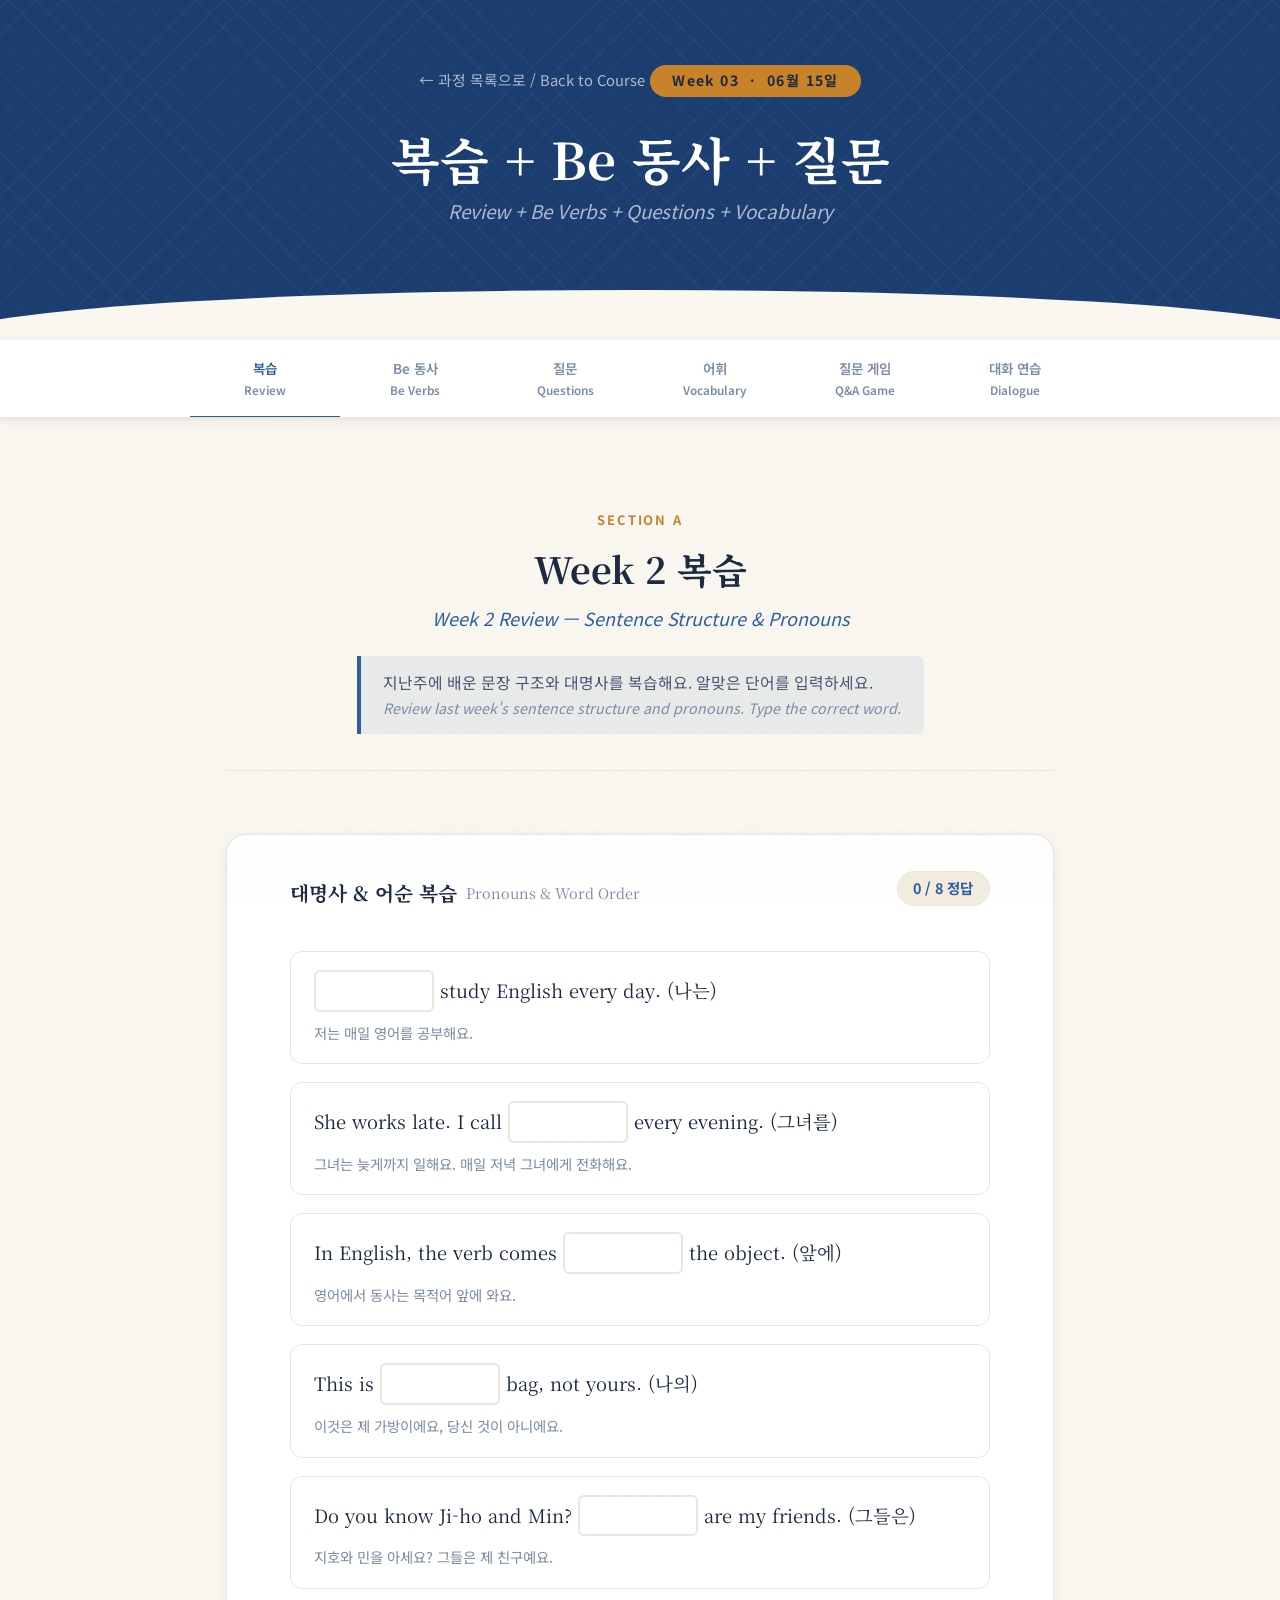
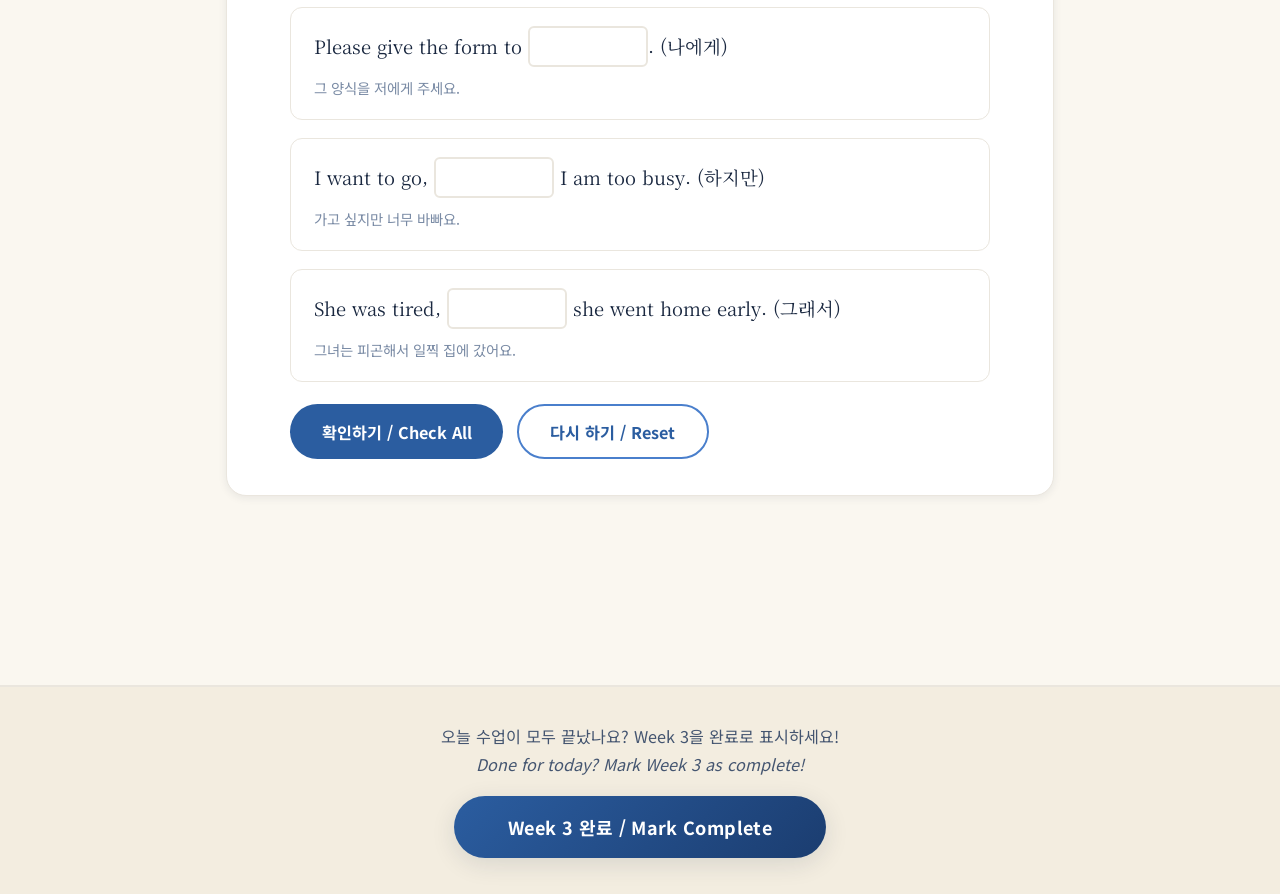
<file: weeks/week3.html>
<!DOCTYPE html>
<html lang="ko">
<head>
  <meta charset="UTF-8">
  <meta name="viewport" content="width=device-width, initial-scale=1.0">
  <title>Week 3 — Be 동사 + 질문 | 기초 영어</title>
  <link rel="preconnect" href="https://fonts.googleapis.com">
  <link rel="preconnect" href="https://fonts.gstatic.com" crossorigin>
  <link href="https://fonts.googleapis.com/css2?family=Noto+Serif+KR:wght@400;600;700&family=Noto+Sans+KR:wght@300;400;500;700&display=swap" rel="stylesheet">
  <link rel="stylesheet" href="../css/styles.css">
  <style>
    .be-table { width:100%; border-collapse:collapse; font-size:0.9rem; margin:1rem 0; }
    .be-table th { background:var(--cobalt-dark); color:var(--white); padding:0.65rem 0.875rem; text-align:left; font-size:0.72rem; letter-spacing:0.06em; text-transform:uppercase; font-weight:700; }
    .be-table td { padding:0.625rem 0.875rem; border-bottom:1px solid var(--mist); }
    .be-table tr:last-child td { border-bottom:none; }
    .be-table tr:nth-child(even) td { background:var(--paper-warm); }
    .be-table .subj { font-family:var(--font-serif); font-weight:700; color:var(--cobalt-dark); }
    .be-table .be-form { font-family:var(--font-serif); font-weight:700; color:var(--crimson); font-size:1.05rem; }
    .be-table .contraction { color:var(--celadon); font-weight:600; }
    .be-table .negative { color:var(--text-mid); }
    .be-table .ko-cell { font-size:0.8rem; color:var(--text-light); }
    .be-table .spk { background:none; border:1px solid var(--mist); border-radius:100px; padding:2px 9px; cursor:pointer; color:var(--cobalt); font-size:0.78rem; }
    .be-table .spk:hover { background:var(--cobalt); color:var(--white); }

    .fill-exercise { display:flex; flex-direction:column; gap:1rem; }
    .fill-item { background:var(--white); border:1.5px solid var(--mist); border-radius:var(--radius-md); padding:1rem 1.25rem; }
    .fill-item .fill-sentence { font-family:var(--font-serif); font-size:1.02rem; color:var(--ink); margin-bottom:0.625rem; }
    .fill-options { display:flex; gap:0.5rem; flex-wrap:wrap; margin-bottom:0.5rem; }
    .fill-opt-btn { padding:0.4rem 1.25rem; border:2px solid var(--mist); border-radius:100px; background:var(--paper); font-family:var(--font-serif); font-size:1rem; font-weight:700; color:var(--ink); cursor:pointer; transition:all 0.15s; }
    .fill-opt-btn:hover:not(:disabled) { border-color:var(--cobalt-light); color:var(--cobalt); }
    .fill-opt-btn.correct { border-color:var(--celadon); background:rgba(126,179,168,0.12); color:var(--celadon); }
    .fill-opt-btn.wrong   { border-color:var(--crimson);  background:rgba(192,57,43,0.08);  color:var(--crimson); }
    .fill-hint { font-size:0.78rem; color:var(--text-light); font-style:italic; display:none; }
    .fill-item.revealed .fill-hint { display:block; }

    .qt-items { display:flex; flex-direction:column; gap:1rem; }
    .qt-item { background:var(--white); border:1.5px solid var(--mist); border-radius:var(--radius-md); padding:1.25rem; }
    .qt-statement { font-family:var(--font-serif); font-size:1rem; color:var(--ink); margin-bottom:0.625rem; display:flex; align-items:center; gap:0.625rem; flex-wrap:wrap; }
    .qt-label { font-size:0.62rem; font-weight:700; letter-spacing:0.08em; padding:2px 8px; border-radius:100px; background:rgba(43,93,160,0.1); color:var(--cobalt); text-transform:uppercase; }
    .qt-arrow { color:var(--stone); font-size:1.2rem; }
    .qt-question { font-family:var(--font-serif); font-size:1rem; color:var(--celadon); font-weight:700; display:none; align-items:center; gap:0.625rem; flex-wrap:wrap; }
    .qt-item.revealed .qt-question { display:flex; }
    .qt-ko { font-size:0.8rem; color:var(--text-light); font-style:italic; margin-top:0.5rem; display:none; }
    .qt-item.revealed .qt-ko { display:block; }

    .wh-columns { display:grid; grid-template-columns:1fr 1fr; gap:1rem; margin:1rem 0; }
    .wh-col-head { font-size:0.72rem; font-weight:700; letter-spacing:0.08em; color:var(--text-light); text-align:center; padding-bottom:0.5rem; border-bottom:1px solid var(--mist); margin-bottom:0.625rem; }
    .wh-btn { display:block; width:100%; padding:0.75rem 1rem; margin-bottom:0.5rem; background:var(--white); border:2px solid var(--mist); border-radius:var(--radius-md); font-family:var(--font-serif); font-size:0.92rem; color:var(--ink); cursor:pointer; text-align:left; transition:all 0.15s; }
    .wh-btn:hover:not(:disabled) { border-color:var(--cobalt-light); }
    .wh-btn.selected { border-color:var(--cobalt); background:rgba(43,93,160,0.08); }
    .wh-btn.matched { border-color:var(--celadon); background:rgba(126,179,168,0.12); color:var(--celadon); cursor:default; }
    .wh-btn.wrong { animation:shake 0.4s; border-color:var(--crimson); }

    .sa-items { display:grid; gap:1rem; }
    .sa-item { background:var(--white); border:1.5px solid var(--mist); border-radius:var(--radius-md); padding:1.25rem; }
    .sa-q { font-family:var(--font-serif); font-size:1.02rem; color:var(--ink); margin-bottom:0.875rem; }
    .sa-btns { display:flex; gap:0.625rem; flex-wrap:wrap; }
    .sa-reveal { background:var(--paper-warm); border-radius:var(--radius-sm); padding:0.625rem 1rem; margin-top:0.75rem; font-size:0.9rem; display:none; }
    .sa-item.shown .sa-reveal { display:block; }
    .sa-yes { color:var(--celadon); font-weight:700; }
    .sa-no  { color:var(--crimson); font-weight:700; }

    @media(max-width:600px){
      .wh-columns { grid-template-columns:1fr; }
      .be-table { font-size:0.8rem; }
      .be-table th,.be-table td { padding:0.5rem 0.45rem; }
    }
  </style>
</head>
<body>

<header class="week-page-header">
  <div class="week-header-pattern" aria-hidden="true"></div>
  <div class="week-header-inner">
    <a href="../index.html" class="week-back-link">← 과정 목록으로 / Back to Course</a>
    <div class="week-number-badge">Week 03 &nbsp;·&nbsp; 06월 15일</div>
    <h1 class="week-page-title">복습 + Be 동사 + 질문</h1>
    <p class="week-page-subtitle">Review + Be Verbs + Questions + Vocabulary</p>
    <div id="w3-student-name" style="color:rgba(255,255,255,0.6);font-size:0.88rem;margin-top:0.5rem;"></div>
  </div>
</header>

<nav class="tab-nav">
  <div class="tab-nav-inner">
    <button class="tab-btn active" onclick="switchSection('review',this)"><span class="tab-ko">복습</span><span class="tab-en">Review</span></button>
    <button class="tab-btn" onclick="switchSection('beverbs',this)"><span class="tab-ko">Be 동사</span><span class="tab-en">Be Verbs</span></button>
    <button class="tab-btn" onclick="switchSection('questions',this)"><span class="tab-ko">질문</span><span class="tab-en">Questions</span></button>
    <button class="tab-btn" onclick="switchSection('vocab',this)"><span class="tab-ko">어휘</span><span class="tab-en">Vocabulary</span></button>
    <button class="tab-btn" onclick="switchSection('game',this)"><span class="tab-ko">질문 게임</span><span class="tab-en">Q&amp;A Game</span></button>
    <button class="tab-btn" onclick="switchSection('dialogue',this)"><span class="tab-ko">대화 연습</span><span class="tab-en">Dialogue</span></button>
  </div>
</nav>

<!-- ═══ SECTION A: REVIEW ═══ -->
<section class="lesson-section active" id="sec-review">
  <div class="section-banner">
    <span class="section-num">Section A</span>
    <h2>Week 2 복습</h2>
    <span class="section-sub">Week 2 Review — Sentence Structure &amp; Pronouns</span>
    <div class="section-tip">
      지난주에 배운 문장 구조와 대명사를 복습해요. 알맞은 단어를 입력하세요.<br>
      <em>Review last week's sentence structure and pronouns. Type the correct word.</em>
    </div>
  </div>
  <div class="exercise-card">
    <div style="display:flex;align-items:center;justify-content:space-between;flex-wrap:wrap;gap:1rem;margin-bottom:1.25rem;">
      <h3>대명사 &amp; 어순 복습 <span style="font-size:0.8rem;font-weight:400;color:var(--text-light);">Pronouns &amp; Word Order</span></h3>
      <div class="progress-counter" id="review-score-badge">0 / 8 정답</div>
    </div>
    <div class="review-quiz" id="review-quiz" style="display:grid;gap:1rem;"></div>
    <div style="margin-top:1.25rem;display:flex;gap:0.75rem;flex-wrap:wrap;">
      <button class="btn-primary" onclick="checkAllReview()">확인하기 / Check All</button>
      <button class="btn-secondary" onclick="resetReview()">다시 하기 / Reset</button>
    </div>
  </div>
</section>

<!-- ═══ SECTION B: BE VERBS ═══ -->
<section class="lesson-section" id="sec-beverbs">
  <div class="section-banner">
    <span class="section-num">Section B</span>
    <h2>Be 동사 (am / is / are)</h2>
    <span class="section-sub">The Verb "To Be" — One of the Trickiest Parts for Korean Speakers</span>
    <div class="section-tip">
      한국어에는 영어의 'be 동사'와 똑같은 것이 없어요. 영어에서는 "나는 학생이다"를 말할 때 반드시 am/is/are가 필요해요.<br>
      <em>Korean has no exact equivalent of "be." In English you must use am/is/are to say what something is.</em>
    </div>
  </div>

  <div class="exercise-card">
    <h3>Be 동사 표 <span style="font-size:0.8rem;font-weight:400;color:var(--text-light);">Be-Verb Reference Table</span></h3>
    <p style="font-size:0.88rem;color:var(--text-mid);margin-bottom:1rem;">각 형태를 클릭하면 발음을 들을 수 있어요.<br><em>Click any form to hear it spoken.</em></p>
    <div style="overflow-x:auto;">
      <table class="be-table" id="be-table">
        <thead>
          <tr>
            <th>주어 Subject</th>
            <th>Be 동사</th>
            <th>축약형 Contraction</th>
            <th>부정형 Negative</th>
            <th>듣기</th>
          </tr>
        </thead>
        <tbody id="be-tbody"></tbody>
      </table>
    </div>
    <div style="margin-top:1rem;padding:0.875rem 1rem;background:rgba(200,131,42,0.08);border-left:4px solid var(--gold);border-radius:0 var(--radius-sm) var(--radius-sm) 0;font-size:0.85rem;color:var(--text-mid);">
      <strong>기억하세요:</strong> 일상 대화에서는 축약형을 많이 사용해요. "I am" → "I'm", "She is" → "She's"<br>
      <em><strong>Remember:</strong> In everyday speech, contractions are very common. They sound more natural!</em>
    </div>
  </div>

  <div class="exercise-card" style="margin-top:1.25rem;">
    <h3>3가지 사용법 <span style="font-size:0.8rem;font-weight:400;color:var(--text-light);">Three Ways to Use "Be"</span></h3>
    <div style="display:grid;grid-template-columns:repeat(auto-fit,minmax(240px,1fr));gap:1rem;margin-top:0.75rem;">
      <div style="background:var(--white);border-radius:var(--radius-md);padding:1.25rem;border:1.5px solid var(--mist);border-top:4px solid var(--cobalt);">
        <h4 style="font-family:var(--font-serif);color:var(--cobalt);margin-bottom:0.5rem;">1. 신분/직업 Identity</h4>
        <p style="font-family:var(--font-serif);font-size:0.98rem;color:var(--ink);">I <strong>am</strong> a teacher.</p>
        <p style="font-size:0.8rem;color:var(--text-light);font-style:italic;">저는 선생님이에요.</p>
        <button onclick="Speaker.speakText('I am a teacher. She is a nurse.')" class="btn-card-action btn-speak" style="margin-top:0.625rem;padding:0.3rem 0.875rem;font-size:0.78rem;">&#9654; 듣기</button>
      </div>
      <div style="background:var(--white);border-radius:var(--radius-md);padding:1.25rem;border:1.5px solid var(--mist);border-top:4px solid var(--crimson);">
        <h4 style="font-family:var(--font-serif);color:var(--crimson);margin-bottom:0.5rem;">2. 상태/감정 State</h4>
        <p style="font-family:var(--font-serif);font-size:0.98rem;color:var(--ink);">She <strong>is</strong> happy.</p>
        <p style="font-size:0.8rem;color:var(--text-light);font-style:italic;">그녀는 행복해요.</p>
        <button onclick="Speaker.speakText('She is happy. They are tired.')" class="btn-card-action btn-speak" style="margin-top:0.625rem;padding:0.3rem 0.875rem;font-size:0.78rem;">&#9654; 듣기</button>
      </div>
      <div style="background:var(--white);border-radius:var(--radius-md);padding:1.25rem;border:1.5px solid var(--mist);border-top:4px solid var(--celadon);">
        <h4 style="font-family:var(--font-serif);color:var(--celadon);margin-bottom:0.5rem;">3. 위치 Location</h4>
        <p style="font-family:var(--font-serif);font-size:0.98rem;color:var(--ink);">We <strong>are</strong> at home.</p>
        <p style="font-size:0.8rem;color:var(--text-light);font-style:italic;">우리는 집에 있어요.</p>
        <button onclick="Speaker.speakText('We are at home. He is at work.')" class="btn-card-action btn-speak" style="margin-top:0.625rem;padding:0.3rem 0.875rem;font-size:0.78rem;">&#9654; 듣기</button>
      </div>
    </div>
  </div>

  <div class="exercise-card" style="margin-top:1.25rem;">
    <h3>Be 동사 빈칸 채우기 <span style="font-size:0.8rem;font-weight:400;color:var(--text-light);">Choose am / is / are</span></h3>
    <p style="font-size:0.88rem;color:var(--text-mid);margin-bottom:1.25rem;">올바른 be 동사를 선택하세요.<br><em>Click the correct be-verb for each sentence.</em></p>
    <div class="fill-exercise" id="be-fill-exercise"></div>
    <div style="margin-top:1.25rem;display:flex;align-items:center;gap:1rem;flex-wrap:wrap;">
      <div class="progress-counter" id="bf-score-badge">0 / 10 정답</div>
      <button class="btn-secondary" onclick="resetBeFill()" style="font-size:0.82rem;padding:0.5rem 1.25rem;">다시 하기 / Reset</button>
    </div>
  </div>
</section>

<!-- ═══ SECTION C: QUESTIONS ═══ -->
<section class="lesson-section" id="sec-questions">
  <div class="section-banner">
    <span class="section-num">Section C</span>
    <h2>질문 만들기</h2>
    <span class="section-sub">Making Questions — Yes/No and Wh- Questions</span>
    <div class="section-tip">
      Be 동사로 질문을 만들 때는 주어와 be 동사의 순서를 바꿔요: "You are" → "Are you?"<br>
      <em>To make a question with "be," switch the subject and verb: "You are" becomes "Are you?"</em>
    </div>
  </div>

  <div class="exercise-card">
    <h3>질문 만들기 규칙 <span style="font-size:0.8rem;font-weight:400;color:var(--text-light);">The Question Rule</span></h3>
    <div style="display:grid;grid-template-columns:1fr auto 1fr;align-items:center;gap:1rem;margin:1.25rem 0;text-align:center;">
      <div style="background:rgba(43,93,160,0.08);border-radius:var(--radius-md);padding:1.25rem;">
        <div style="font-size:0.7rem;font-weight:700;color:var(--cobalt);letter-spacing:0.08em;margin-bottom:0.5rem;">긍정문 STATEMENT</div>
        <div style="font-family:var(--font-serif);font-size:1.15rem;color:var(--ink);">You <strong style="color:var(--crimson);">are</strong> ready.</div>
        <div style="font-size:0.78rem;color:var(--text-light);margin-top:4px;">당신은 준비됐어요.</div>
      </div>
      <div style="font-size:1.8rem;color:var(--gold);">&rarr;</div>
      <div style="background:rgba(126,179,168,0.12);border-radius:var(--radius-md);padding:1.25rem;">
        <div style="font-size:0.7rem;font-weight:700;color:var(--celadon);letter-spacing:0.08em;margin-bottom:0.5rem;">질문 QUESTION</div>
        <div style="font-family:var(--font-serif);font-size:1.15rem;color:var(--ink);"><strong style="color:var(--crimson);">Are</strong> you ready?</div>
        <div style="font-size:0.78rem;color:var(--text-light);margin-top:4px;">준비됐어요?</div>
      </div>
    </div>
    <p style="text-align:center;font-size:0.88rem;color:var(--text-mid);">Be 동사를 문장 맨 앞으로 옮기세요! <em>Just move the be-verb to the front!</em></p>
  </div>

  <div class="exercise-card" style="margin-top:1.25rem;">
    <h3>질문으로 바꾸기 <span style="font-size:0.8rem;font-weight:400;color:var(--text-light);">Transform to Questions</span></h3>
    <p style="font-size:0.88rem;color:var(--text-mid);margin-bottom:1.25rem;">긍정문을 질문으로 바꿔 보세요. 머릿속으로 만든 후 정답을 확인하세요.<br><em>Make each statement into a question in your head, then reveal the answer.</em></p>
    <div class="qt-items" id="qt-items"></div>
  </div>

  <div class="exercise-card" style="margin-top:1.25rem;">
    <h3>Wh- 질문 단어 <span style="font-size:0.8rem;font-weight:400;color:var(--text-light);">Wh- Question Words</span></h3>
    <div style="display:flex;flex-wrap:wrap;gap:0.625rem;margin:0.75rem 0 1.25rem;">
      <span style="background:rgba(43,93,160,0.1);color:var(--cobalt);padding:0.4rem 1rem;border-radius:100px;font-weight:700;font-size:0.9rem;">What 무엇</span>
      <span style="background:rgba(43,93,160,0.1);color:var(--cobalt);padding:0.4rem 1rem;border-radius:100px;font-weight:700;font-size:0.9rem;">Where 어디</span>
      <span style="background:rgba(43,93,160,0.1);color:var(--cobalt);padding:0.4rem 1rem;border-radius:100px;font-weight:700;font-size:0.9rem;">Who 누구</span>
      <span style="background:rgba(43,93,160,0.1);color:var(--cobalt);padding:0.4rem 1rem;border-radius:100px;font-weight:700;font-size:0.9rem;">When 언제</span>
      <span style="background:rgba(43,93,160,0.1);color:var(--cobalt);padding:0.4rem 1rem;border-radius:100px;font-weight:700;font-size:0.9rem;">Why 왜</span>
      <span style="background:rgba(43,93,160,0.1);color:var(--cobalt);padding:0.4rem 1rem;border-radius:100px;font-weight:700;font-size:0.9rem;">How 어떻게</span>
    </div>
    <p style="font-size:0.88rem;color:var(--text-mid);margin-bottom:1rem;">질문과 알맞은 대답을 연결하세요!<br><em>Match each question to its correct answer!</em></p>
    <div class="wh-columns">
      <div>
        <div class="wh-col-head">질문 QUESTION</div>
        <div id="wh-questions-col"></div>
      </div>
      <div>
        <div class="wh-col-head">대답 ANSWER</div>
        <div id="wh-answers-col"></div>
      </div>
    </div>
    <div style="display:flex;align-items:center;gap:1rem;flex-wrap:wrap;margin-top:0.5rem;">
      <div class="progress-counter" id="wh-score-badge">0 / 6 연결</div>
      <button class="btn-secondary" onclick="initWhMatch()" style="font-size:0.82rem;padding:0.5rem 1.25rem;">다시 하기 / Reset</button>
    </div>
  </div>
</section>

<!-- ═══ SECTION D: VOCABULARY ═══ -->
<section class="lesson-section" id="sec-vocab">
  <div class="section-banner">
    <span class="section-num">Section D</span>
    <h2>이번 주 어휘</h2>
    <span class="section-sub">Week 3 Vocabulary — 25 Describing Words (Adjectives)</span>
    <div class="section-tip">
      이번 주 단어는 모두 형용사예요. Be 동사와 함께 쓰여요: "I am <strong>happy</strong>."<br>
      <em>This week's words are adjectives. They work with be-verbs: "I am happy. She is busy."</em>
    </div>
  </div>

  <div style="display:flex;align-items:center;justify-content:space-between;flex-wrap:wrap;gap:1rem;margin-bottom:1.5rem;">
    <div style="display:flex;gap:0.5rem;align-items:center;flex-wrap:wrap;">
      <span style="font-size:0.78rem;font-weight:700;color:var(--text-light);letter-spacing:0.04em;">방향 / MODE:</span>
      <button class="btn-card-action btn-flip" id="mode-en-ko" onclick="setCardMode('en-ko')" style="padding:0.4rem 1rem;font-size:0.8rem;border-color:var(--cobalt);color:var(--cobalt);">영 &rarr; 한</button>
      <button class="btn-card-action btn-flip" id="mode-ko-en" onclick="setCardMode('ko-en')" style="padding:0.4rem 1rem;font-size:0.8rem;">한 &rarr; 영</button>
    </div>
    <div class="progress-counter" id="vocab-progress-badge">0 / 25 익힘</div>
  </div>

  <div class="flashcard-deck">
    <div class="flashcard-container" id="flashcard" onclick="flipCard()">
      <div class="flashcard-inner" id="flashcard-inner">
        <div class="card-face card-front">
          <span class="card-hint">클릭하면 뒤집어요 · Click to flip</span>
          <span class="card-main-text" id="card-front-text">happy</span>
          <span class="card-pron" id="card-pron-text"></span>
        </div>
        <div class="card-face card-back">
          <span class="card-hint">뜻 · Meaning</span>
          <span class="card-main-text" id="card-back-text">행복한</span>
          <span class="card-example" id="card-example-text"></span>
        </div>
      </div>
    </div>
  </div>

  <div class="card-nav">
    <button class="btn-card-action btn-practice" onclick="markCard('practice')">&larr; 더 연습</button>
    <button class="btn-card-action btn-flip" onclick="prevCard()">&larr; 이전</button>
    <span class="card-counter" id="card-counter">1 / 25</span>
    <button class="btn-card-action btn-flip" onclick="nextCard()">다음 &rarr;</button>
    <button class="btn-card-action btn-know" onclick="markCard('know')">&#10003; 알아요!</button>
  </div>
  <div style="text-align:center;margin-top:1rem;">
    <button class="btn-card-action btn-speak" onclick="speakCurrentCard()" style="padding:0.5rem 1.5rem;">&#9654; 발음 듣기</button>
  </div>

  <div class="exercise-card" style="margin-top:2rem;">
    <h3>전체 단어 목록 <span style="font-size:0.8rem;font-weight:400;color:var(--text-light);">Full Vocabulary List</span></h3>
    <div style="overflow-x:auto;">
      <table style="width:100%;border-collapse:collapse;font-size:0.88rem;">
        <thead>
          <tr style="border-bottom:2px solid var(--cobalt);">
            <th style="text-align:left;padding:0.6rem 0.75rem;color:var(--cobalt-dark);font-size:0.75rem;letter-spacing:0.05em;">ENGLISH</th>
            <th style="text-align:left;padding:0.6rem 0.75rem;color:var(--cobalt-dark);font-size:0.75rem;letter-spacing:0.05em;">한국어</th>
            <th style="text-align:left;padding:0.6rem 0.75rem;color:var(--cobalt-dark);font-size:0.75rem;letter-spacing:0.05em;">예문 / Example</th>
            <th style="padding:0.6rem 0.75rem;"></th>
          </tr>
        </thead>
        <tbody id="vocab-table-body"></tbody>
      </table>
    </div>
  </div>
</section>

<!-- ═══ SECTION E: Q&A GAME ═══ -->
<section class="lesson-section" id="sec-game">
  <div class="section-banner">
    <span class="section-num">Section E</span>
    <h2>짧은 대답 연습</h2>
    <span class="section-sub">Short Answer Game — Practice Natural Yes/No Responses</span>
    <div class="section-tip">
      영어에서는 "Yes" 또는 "No"만 말하지 않고 짧은 대답을 덧붙여요: "Yes, I am." / "No, she isn't."<br>
      <em>In English we add a short answer after Yes/No: "Yes, I am." It sounds more natural and polite!</em>
    </div>
  </div>

  <div class="exercise-card">
    <h3>짧은 대답 만들기 <span style="font-size:0.8rem;font-weight:400;color:var(--text-light);">Build the Short Answer</span></h3>
    <p style="font-size:0.88rem;color:var(--text-mid);margin-bottom:1.25rem;">각 질문에 대해 Yes 또는 No 대답을 눌러 올바른 짧은 대답을 확인하세요.<br><em>For each question, click Yes or No to see the correct short answer.</em></p>
    <div class="sa-items" id="sa-items"></div>
  </div>

  <div class="exercise-card" style="margin-top:1.25rem;">
    <h3>역할극: 인터뷰 <span style="font-size:0.8rem;font-weight:400;color:var(--text-light);">Role-Play: Quick Interview</span></h3>
    <div class="teacher-badge" style="margin-bottom:1rem;">&#128203; 선생님 감독 · Teacher Supervised</div>
    <p style="font-size:0.88rem;color:var(--text-mid);margin-bottom:1rem;">짝과 함께 질문하고 짧은 대답으로 답하세요. 그런 다음 역할을 바꾸세요!<br><em>Ask your partner these questions. They answer with a short answer. Then switch roles!</em></p>
    <div style="display:grid;gap:0.625rem;">
      <div style="background:var(--paper-warm);border-radius:var(--radius-md);padding:0.875rem 1.125rem;font-family:var(--font-serif);color:var(--ink);">Are you from South Korea? <span style="font-size:0.8rem;color:var(--text-light);font-style:italic;">한국에서 오셨어요?</span></div>
      <div style="background:var(--paper-warm);border-radius:var(--radius-md);padding:0.875rem 1.125rem;font-family:var(--font-serif);color:var(--ink);">Are you a student here? <span style="font-size:0.8rem;color:var(--text-light);font-style:italic;">여기 학생이세요?</span></div>
      <div style="background:var(--paper-warm);border-radius:var(--radius-md);padding:0.875rem 1.125rem;font-family:var(--font-serif);color:var(--ink);">Is English difficult for you? <span style="font-size:0.8rem;color:var(--text-light);font-style:italic;">영어가 어려우세요?</span></div>
      <div style="background:var(--paper-warm);border-radius:var(--radius-md);padding:0.875rem 1.125rem;font-family:var(--font-serif);color:var(--ink);">Are you happy today? <span style="font-size:0.8rem;color:var(--text-light);font-style:italic;">오늘 행복하세요?</span></div>
      <div style="background:var(--paper-warm);border-radius:var(--radius-md);padding:0.875rem 1.125rem;font-family:var(--font-serif);color:var(--ink);">Are you ready for Week 4? <span style="font-size:0.8rem;color:var(--text-light);font-style:italic;">4주차 준비됐어요?</span></div>
    </div>
  </div>
</section>

<!-- ═══ SECTION F: DIALOGUE ═══ -->
<section class="lesson-section" id="sec-dialogue">
  <div class="section-banner">
    <span class="section-num">Section F</span>
    <h2>대화 연습</h2>
    <span class="section-sub">Dialogue Practice — Be Verbs &amp; Questions in Real Life</span>
    <div class="section-tip">
      대화 속에서 be 동사와 질문을 찾아보세요. 밑줄 친 부분에 집중하세요.<br>
      <em>Find be-verbs and questions in each dialogue. Pay attention to the underlined parts.</em>
    </div>
  </div>

  <div style="margin-bottom:1.5rem;"><div class="teacher-badge">&#128203; 선생님 감독 구역 · Teacher Supervised</div></div>

  <div id="dialogue-cards-w3"></div>

  <div class="exercise-card" style="margin-top:1.5rem;">
    <div style="display:flex;align-items:center;gap:0.5rem;margin-bottom:1rem;">
      <span style="font-size:1.1rem;">&#128221;</span>
      <h3 style="margin:0;">선생님 관찰 메모 <em style="font-size:0.8rem;font-weight:400;color:var(--text-light);">Teacher Notes</em></h3>
    </div>
    <textarea class="teacher-notes-area" id="teacher-notes" placeholder="오늘 수업 메모... / Today's class notes..." rows="5"></textarea>
    <div style="margin-top:0.75rem;display:flex;gap:0.75rem;align-items:center;">
      <button class="btn-secondary" onclick="saveTeacherNotes()" style="font-size:0.82rem;padding:0.5rem 1.25rem;">저장 / Save Notes</button>
      <span id="notes-saved-msg" style="display:none;font-size:0.8rem;color:var(--celadon);">&#10003; 저장됨</span>
    </div>
  </div>
</section>

<div class="complete-week-bar">
  <p style="font-size:0.9rem;color:var(--text-mid);margin-bottom:1rem;">오늘 수업이 모두 끝났나요? Week 3을 완료로 표시하세요!<br><em>Done for today? Mark Week 3 as complete!</em></p>
  <button class="btn-complete-week" onclick="completeWeek3()">Week 3 완료 / Mark Complete</button>
  <div id="completion-msg" style="display:none;margin-top:1rem;font-family:var(--font-serif);font-size:1.1rem;color:var(--cobalt);">
    훌륭합니다! Week 3을 완료했어요!<br>
    <a href="../index.html" style="color:var(--cobalt);font-size:0.88rem;">&larr; 홈으로 / Back to Home</a>
  </div>
</div>

<script src="../js/data.js"></script>
<script src="../js/app.js"></script>
<script>
'use strict';

var cardIndex=0, cardMode='en-ko', cardFlipped=false, cardKnown=new Set();
var bfScore=0, rvScore=0, whSelected=null, whMatched=0;

document.addEventListener('DOMContentLoaded', function() {
  try {
    StudentDB.load();
    var name = StudentDB.get('name');
    var el = document.getElementById('w3-student-name');
    if (el && name) el.textContent = '학생: ' + name + '  ·  Student: ' + name;
    restoreState();
  } catch(e){}
  buildReviewQuiz();
  buildBeTable();
  buildBeFill();
  buildQtItems();
  initWhMatch();
  buildVocabTable();
  buildShortAnswers();
  buildDialogueCards();
  updateCard();
});

function switchSection(id, btn) {
  document.querySelectorAll('.lesson-section').forEach(function(s){ s.classList.remove('active'); });
  document.querySelectorAll('.tab-btn').forEach(function(b){ b.classList.remove('active'); });
  var sec = document.getElementById('sec-'+id);
  if (sec) sec.classList.add('active');
  if (btn) btn.classList.add('active');
  window.scrollTo({top:0,behavior:'smooth'});
}

// ── REVIEW ──
var reviewQs = [
  { prompt:'___ study English every day. (나는)',           answer:'I',     ko:'저는 매일 영어를 공부해요.' },
  { prompt:'She works late. I call ___ every evening. (그녀를)', answer:'her', ko:'그녀는 늦게까지 일해요. 매일 저녁 그녀에게 전화해요.' },
  { prompt:'In English, the verb comes ___ the object. (앞에)', answer:'before', ko:'영어에서 동사는 목적어 앞에 와요.' },
  { prompt:'This is ___ bag, not yours. (나의)',             answer:'my',    ko:'이것은 제 가방이에요, 당신 것이 아니에요.' },
  { prompt:'Do you know Ji-ho and Min? ___ are my friends. (그들은)', answer:'they', ko:'지호와 민을 아세요? 그들은 제 친구예요.' },
  { prompt:'Please give the form to ___. (나에게)',          answer:'me',    ko:'그 양식을 저에게 주세요.' },
  { prompt:'I want to go, ___ I am too busy. (하지만)',      answer:'but',   ko:'가고 싶지만 너무 바빠요.' },
  { prompt:'She was tired, ___ she went home early. (그래서)', answer:'so',  ko:'그녀는 피곤해서 일찍 집에 갔어요.' }
];

function buildReviewQuiz() {
  var c = document.getElementById('review-quiz');
  if (!c) return;
  c.innerHTML='';
  reviewQs.forEach(function(q,i){
    var div=document.createElement('div');
    div.className='rq-item';
    div.style.cssText='background:var(--white);border:1.5px solid var(--mist);border-radius:var(--radius-md);padding:1rem 1.25rem;';
    div.innerHTML =
      '<div style="font-family:var(--font-serif);font-size:1.02rem;color:var(--ink);margin-bottom:0.5rem;">' +
        q.prompt.replace('___','<input id="rq-'+i+'" style="border:2px solid var(--mist);border-radius:var(--radius-sm);padding:0.35rem 0.75rem;font-family:var(--font-serif);font-size:0.95rem;width:120px;outline:none;" autocomplete="off" spellcheck="false">') +
      '</div>' +
      '<div style="font-size:0.8rem;color:var(--text-light);">'+q.ko+'</div>' +
      '<div id="rq-fb-'+i+'" style="font-size:0.8rem;margin-top:0.4rem;font-style:italic;display:none;"></div>';
    c.appendChild(div);
    var inp=div.querySelector('input');
    if (inp) inp.addEventListener('keydown',function(e){ if(e.key==='Enter') checkAllReview(); });
  });
}

function checkAllReview() {
  rvScore=0;
  reviewQs.forEach(function(q,i){
    var inp=document.getElementById('rq-'+i), fb=document.getElementById('rq-fb-'+i);
    if (!inp) return;
    var val=inp.value.trim().toLowerCase();
    if (val===q.answer.toLowerCase()) {
      rvScore++;
      inp.style.borderColor='var(--celadon)'; inp.style.background='rgba(126,179,168,0.1)';
      if (fb){ fb.textContent='정답! / Correct!'; fb.style.color='var(--celadon)'; fb.style.display='block'; }
    } else {
      inp.style.borderColor='var(--crimson)'; inp.style.background='rgba(192,57,43,0.06)';
      if (fb){ fb.textContent='정답: '+q.answer; fb.style.color='var(--crimson)'; fb.style.display='block'; }
    }
  });
  var b=document.getElementById('review-score-badge');
  if (b) b.textContent=rvScore+' / '+reviewQs.length+' 정답';
  try { StudentDB.saveExercise(3,'review',{score:rvScore}); } catch(e){}
}

function resetReview() {
  reviewQs.forEach(function(q,i){
    var inp=document.getElementById('rq-'+i), fb=document.getElementById('rq-fb-'+i);
    if (inp){ inp.value=''; inp.style.borderColor='var(--mist)'; inp.style.background='var(--white)'; }
    if (fb) fb.style.display='none';
  });
  var b=document.getElementById('review-score-badge');
  if (b) b.textContent='0 / 8 정답';
}

// ── BE TABLE ──
function buildBeTable() {
  var tb=document.getElementById('be-tbody');
  if (!tb||!COURSE_DATA.week3) return;
  COURSE_DATA.week3.beVerbs.forEach(function(r){
    var tr=document.createElement('tr');
    tr.innerHTML =
      '<td class="subj">'+r.subject+'</td>' +
      '<td class="be-form">'+r.be+'</td>' +
      '<td class="contraction">'+r.contraction+'</td>' +
      '<td class="negative">'+r.negative+'</td>' +
      '<td><button class="spk" onclick="Speaker.speakText(\''+r.subject+' '+r.be+'\')">&#9654;</button></td>';
    tb.appendChild(tr);
  });
}

// ── BE FILL ──
function buildBeFill() {
  var c=document.getElementById('be-fill-exercise');
  if (!c||!COURSE_DATA.week3) return;
  c.innerHTML=''; bfScore=0;
  var opts=['am','is','are'];
  COURSE_DATA.week3.beFill.forEach(function(item,i){
    var div=document.createElement('div');
    div.className='fill-item'; div.id='bf-item-'+i;
    var btns=opts.map(function(o){
      return '<button class="fill-opt-btn" onclick="checkBeFill('+i+',\''+o+'\',\''+item.answer+'\',this)">'+o+'</button>';
    }).join('');
    div.innerHTML =
      '<div class="fill-sentence">'+item.sentence+'</div>' +
      '<div class="fill-options">'+btns+'</div>' +
      '<div class="fill-hint">'+item.hint+'</div>';
    c.appendChild(div);
  });
}

function checkBeFill(idx, chosen, correct, btn) {
  var item=document.getElementById('bf-item-'+idx);
  if (!item||item.dataset.answered) return;
  item.dataset.answered='1';
  item.querySelectorAll('.fill-opt-btn').forEach(function(b){ b.disabled=true; });
  if (chosen===correct){ btn.classList.add('correct'); bfScore++; Speaker.speakWord(correct); }
  else { btn.classList.add('wrong'); item.querySelectorAll('.fill-opt-btn').forEach(function(b){ if(b.textContent.trim()===correct) b.classList.add('correct'); }); }
  item.classList.add('revealed');
  var b=document.getElementById('bf-score-badge');
  if (b) b.textContent=bfScore+' / '+COURSE_DATA.week3.beFill.length+' 정답';
  try { StudentDB.saveExercise(3,'beFill',{score:bfScore}); } catch(e){}
}

function resetBeFill() {
  buildBeFill();
  var b=document.getElementById('bf-score-badge');
  if (b) b.textContent='0 / 10 정답';
}

// ── QUESTION TRANSFORM ──
function buildQtItems() {
  var c=document.getElementById('qt-items');
  if (!c||!COURSE_DATA.week3) return;
  c.innerHTML='';
  COURSE_DATA.week3.questionTransform.forEach(function(item,i){
    var div=document.createElement('div');
    div.className='qt-item';
    div.innerHTML =
      '<div class="qt-statement"><span class="qt-label">긍정문</span>'+item.statement+'</div>' +
      '<div class="qt-question"><span class="qt-arrow">&rarr;</span>'+item.question+'</div>' +
      '<div class="qt-ko">'+item.ko+'</div>' +
      '<div style="display:flex;gap:0.5rem;margin-top:0.75rem;">' +
        '<button class="btn-reveal" style="padding:0.4rem 1rem;border:1.5px solid var(--cobalt-light);border-radius:100px;background:none;font-size:0.8rem;font-weight:700;color:var(--cobalt);cursor:pointer;" onclick="revealQt(this)">질문 보기 / Reveal</button>' +
        '<button class="btn-card-action btn-speak" style="padding:0.35rem 0.875rem;font-size:0.8rem;" onclick="Speaker.speakText(\''+item.question.replace(/'/g,'')+'\')">&#9654; 듣기</button>' +
      '</div>';
    c.appendChild(div);
  });
}

function revealQt(btn) {
  var item=btn.closest('.qt-item');
  if (item){ item.classList.add('revealed'); btn.disabled=true; }
}

// ── WH MATCH ──
function shuffle(a){ for(var i=a.length-1;i>0;i--){var j=Math.floor(Math.random()*(i+1));var t=a[i];a[i]=a[j];a[j]=t;} return a; }

function initWhMatch() {
  whSelected=null; whMatched=0;
  var data=COURSE_DATA.week3.whQuestions.map(function(x,i){ return {q:x.q,a:x.a,id:i}; });
  var qCol=document.getElementById('wh-questions-col'), aCol=document.getElementById('wh-answers-col');
  if (!qCol||!aCol) return;
  qCol.innerHTML=''; aCol.innerHTML='';
  shuffle(data.slice()).forEach(function(x){
    var b=document.createElement('button');
    b.className='wh-btn'; b.textContent=x.q; b.dataset.id=x.id; b.dataset.type='q';
    b.onclick=function(){ whClick(b,'q'); };
    qCol.appendChild(b);
  });
  shuffle(data.slice()).forEach(function(x){
    var b=document.createElement('button');
    b.className='wh-btn'; b.textContent=x.a; b.dataset.id=x.id; b.dataset.type='a';
    b.onclick=function(){ whClick(b,'a'); };
    aCol.appendChild(b);
  });
  var badge=document.getElementById('wh-score-badge');
  if (badge) badge.textContent='0 / 6 연결';
}

function whClick(btn, type) {
  if (btn.classList.contains('matched')) return;
  if (!whSelected){ document.querySelectorAll('.wh-btn.selected').forEach(function(b){b.classList.remove('selected');}); btn.classList.add('selected'); whSelected=btn; return; }
  if (whSelected===btn){ btn.classList.remove('selected'); whSelected=null; return; }
  if (whSelected.dataset.type===type){ whSelected.classList.remove('selected'); btn.classList.add('selected'); whSelected=btn; return; }
  if (whSelected.dataset.id===btn.dataset.id) {
    [whSelected,btn].forEach(function(b){ b.classList.remove('selected'); b.classList.add('matched'); b.disabled=true; });
    whMatched++;
    var qIdx=parseInt(btn.dataset.id);
    Speaker.speakText(COURSE_DATA.week3.whQuestions[qIdx].q+' '+COURSE_DATA.week3.whQuestions[qIdx].a);
    var badge=document.getElementById('wh-score-badge');
    if (badge) badge.textContent=whMatched+' / 6 연결';
  } else {
    var s=whSelected, b2=btn;
    [s,b2].forEach(function(b){ b.classList.remove('selected'); b.classList.add('wrong'); setTimeout(function(){ b.classList.remove('wrong'); },500); });
  }
  whSelected=null;
}

// ── FLASHCARDS ──
function buildVocabTable() {
  var tb=document.getElementById('vocab-table-body');
  if (!tb||!COURSE_DATA.week3) return;
  COURSE_DATA.week3.vocabulary.forEach(function(w){
    var safe=w.en.replace(/'/g,'');
    var tr=document.createElement('tr');
    tr.style.borderBottom='1px solid var(--mist)';
    tr.innerHTML =
      '<td style="padding:0.55rem 0.75rem;font-weight:600;color:var(--ink);">'+w.en+'</td>' +
      '<td style="padding:0.55rem 0.75rem;color:var(--text-mid);">'+w.ko+'</td>' +
      '<td style="padding:0.55rem 0.75rem;color:var(--text-light);font-size:0.85em;font-style:italic;">'+w.example+'</td>' +
      '<td style="padding:0.55rem 0.75rem;"><button onclick="Speaker.speakWord(\''+safe+'\',this)" style="border:1px solid var(--mist);background:none;border-radius:100px;padding:3px 10px;cursor:pointer;font-size:0.8rem;color:var(--cobalt);">&#9654;</button></td>';
    tb.appendChild(tr);
  });
}

function setCardMode(mode) {
  cardMode=mode; cardFlipped=false;
  var fc=document.getElementById('flashcard'); if (fc) fc.classList.remove('flipped');
  var me=document.getElementById('mode-en-ko'), mk=document.getElementById('mode-ko-en');
  if (me&&mk){ if(mode==='en-ko'){me.style.borderColor='var(--cobalt)';me.style.color='var(--cobalt)';mk.style.borderColor='';mk.style.color='';}else{mk.style.borderColor='var(--cobalt)';mk.style.color='var(--cobalt)';me.style.borderColor='';me.style.color='';} }
  updateCard();
}

function updateCard() {
  var v=COURSE_DATA.week3?COURSE_DATA.week3.vocabulary:[];
  if (!v.length) return;
  var w=v[cardIndex];
  var ft=document.getElementById('card-front-text'),bt=document.getElementById('card-back-text'),et=document.getElementById('card-example-text'),ct=document.getElementById('card-counter'),pb=document.getElementById('vocab-progress-badge');
  if (cardMode==='en-ko'){ if(ft)ft.textContent=w.en; if(bt)bt.textContent=w.ko; } else { if(ft)ft.textContent=w.ko; if(bt)bt.textContent=w.en; }
  if (et) et.textContent=w.example?'"'+w.example+'"':'';
  if (ct) ct.textContent=(cardIndex+1)+' / '+v.length;
  if (pb) pb.textContent=cardKnown.size+' / '+v.length+' 익힘';
}

function flipCard(){ cardFlipped=!cardFlipped; var fc=document.getElementById('flashcard'); if(fc) fc.classList.toggle('flipped',cardFlipped); }
function nextCard(){ cardFlipped=false; var fc=document.getElementById('flashcard'); if(fc)fc.classList.remove('flipped'); cardIndex=(cardIndex+1)%COURSE_DATA.week3.vocabulary.length; updateCard(); }
function prevCard(){ cardFlipped=false; var fc=document.getElementById('flashcard'); if(fc)fc.classList.remove('flipped'); var l=COURSE_DATA.week3.vocabulary.length; cardIndex=(cardIndex-1+l)%l; updateCard(); }
function markCard(s){ if(s==='know'){ cardKnown.add(cardIndex); try{ StudentDB.saveExercise(3,'flashcards',{known:Array.from(cardKnown),total:COURSE_DATA.week3.vocabulary.length}); }catch(e){} } nextCard(); }
function speakCurrentCard(){ var w=COURSE_DATA.week3.vocabulary[cardIndex]; if(w) Speaker.speakWord(w.en); }

// ── SHORT ANSWERS ──
function buildShortAnswers() {
  var c=document.getElementById('sa-items');
  if (!c||!COURSE_DATA.week3) return;
  c.innerHTML='';
  COURSE_DATA.week3.shortAnswers.forEach(function(item,i){
    var div=document.createElement('div');
    div.className='sa-item'; div.id='sa-item-'+i;
    div.innerHTML =
      '<div class="sa-q">'+item.question+'</div>' +
      '<div class="sa-btns">' +
        '<button class="btn-card-action btn-know" onclick="showSA('+i+',\'yes\')">Yes 대답</button>' +
        '<button class="btn-card-action btn-practice" onclick="showSA('+i+',\'no\')" style="border-color:var(--crimson);color:var(--crimson);">No 대답</button>' +
      '</div>' +
      '<div class="sa-reveal" id="sa-reveal-'+i+'"></div>';
    c.appendChild(div);
  });
}

function showSA(idx, type) {
  var item=document.getElementById('sa-item-'+idx);
  var reveal=document.getElementById('sa-reveal-'+idx);
  var data=COURSE_DATA.week3.shortAnswers[idx];
  if (!item||!reveal) return;
  item.classList.add('shown');
  var ans = type==='yes'?data.yes:data.no;
  var cls = type==='yes'?'sa-yes':'sa-no';
  reveal.innerHTML='<span class="'+cls+'">'+ans+'</span>';
  Speaker.speakText(ans);
}

// ── DIALOGUE ──
function buildDialogueCards() {
  var c=document.getElementById('dialogue-cards-w3');
  if (!c||!COURSE_DATA.week3||!COURSE_DATA.week3.dialogues) return;
  c.innerHTML='';
  COURSE_DATA.week3.dialogues.forEach(function(dlg){
    var all=dlg.lines.map(function(l){return l.en;}).join('. ').replace(/'/g,'');
    var lines=dlg.lines.map(function(line){
      var isB=(line.speaker==='Y'||line.speaker==='P'||line.speaker==='C');
      return '<div class="dialogue-line"><span class="dl-speaker" style="color:'+(isB?'var(--cobalt)':'var(--crimson)')+';">'+line.speaker+'</span><div class="dl-bubble'+(isB?' b-student':'')+'"><span class="dl-text">'+line.en+'</span><span class="dl-ko">'+line.ko+'</span></div></div>';
    }).join('');
    var card=document.createElement('div');
    card.className='dialogue-scenario';
    card.innerHTML =
      '<div class="scenario-header"><div><span class="scenario-title">'+dlg.titleKo+'</span><span class="scenario-sub">'+dlg.titleEn+'</span></div>' +
      '<button onclick="Speaker.speakText(\''+all+'\')" class="btn-card-action btn-speak" style="margin-left:auto;padding:0.4rem 1rem;font-size:0.8rem;">&#9654; 전체 듣기</button></div>' +
      '<div class="dialogue-lines">'+lines+'</div>' +
      '<div style="background:rgba(43,93,160,0.06);border-radius:var(--radius-md);padding:0.875rem;font-size:0.82rem;color:var(--text-mid);">&#128161; 대화 속 be 동사(am/is/are)와 질문을 찾아보세요! 역할을 바꿔 연습하세요. <em>Find the be-verbs and questions! Switch roles and practice.</em></div>';
    c.appendChild(card);
  });
}

function saveTeacherNotes() {
  var n=(document.getElementById('teacher-notes')||{}).value||'';
  try { StudentDB.saveExercise(3,'teacher_notes',{notes:n}); } catch(e){}
  var m=document.getElementById('notes-saved-msg');
  if (m){ m.style.display='inline'; setTimeout(function(){m.style.display='none';},2500); }
}

function completeWeek3() {
  try { StudentDB.completeWeek(3); } catch(e){}
  var btn=document.querySelector('.btn-complete-week'), msg=document.getElementById('completion-msg');
  if (btn) btn.style.display='none';
  if (msg) msg.style.display='block';
  Speaker.speakText('Congratulations! You completed Week 3. Excellent work!');
}

function restoreState() {
  try {
    var fc=StudentDB.getExercise(3,'flashcards');
    if (fc&&fc.known) fc.known.forEach(function(i){ cardKnown.add(i); });
    var n=StudentDB.getExercise(3,'teacher_notes');
    if (n&&n.notes){ var ta=document.getElementById('teacher-notes'); if(ta) ta.value=n.notes; }
  } catch(e){}
}
</script>
</body>
</html>
</file>
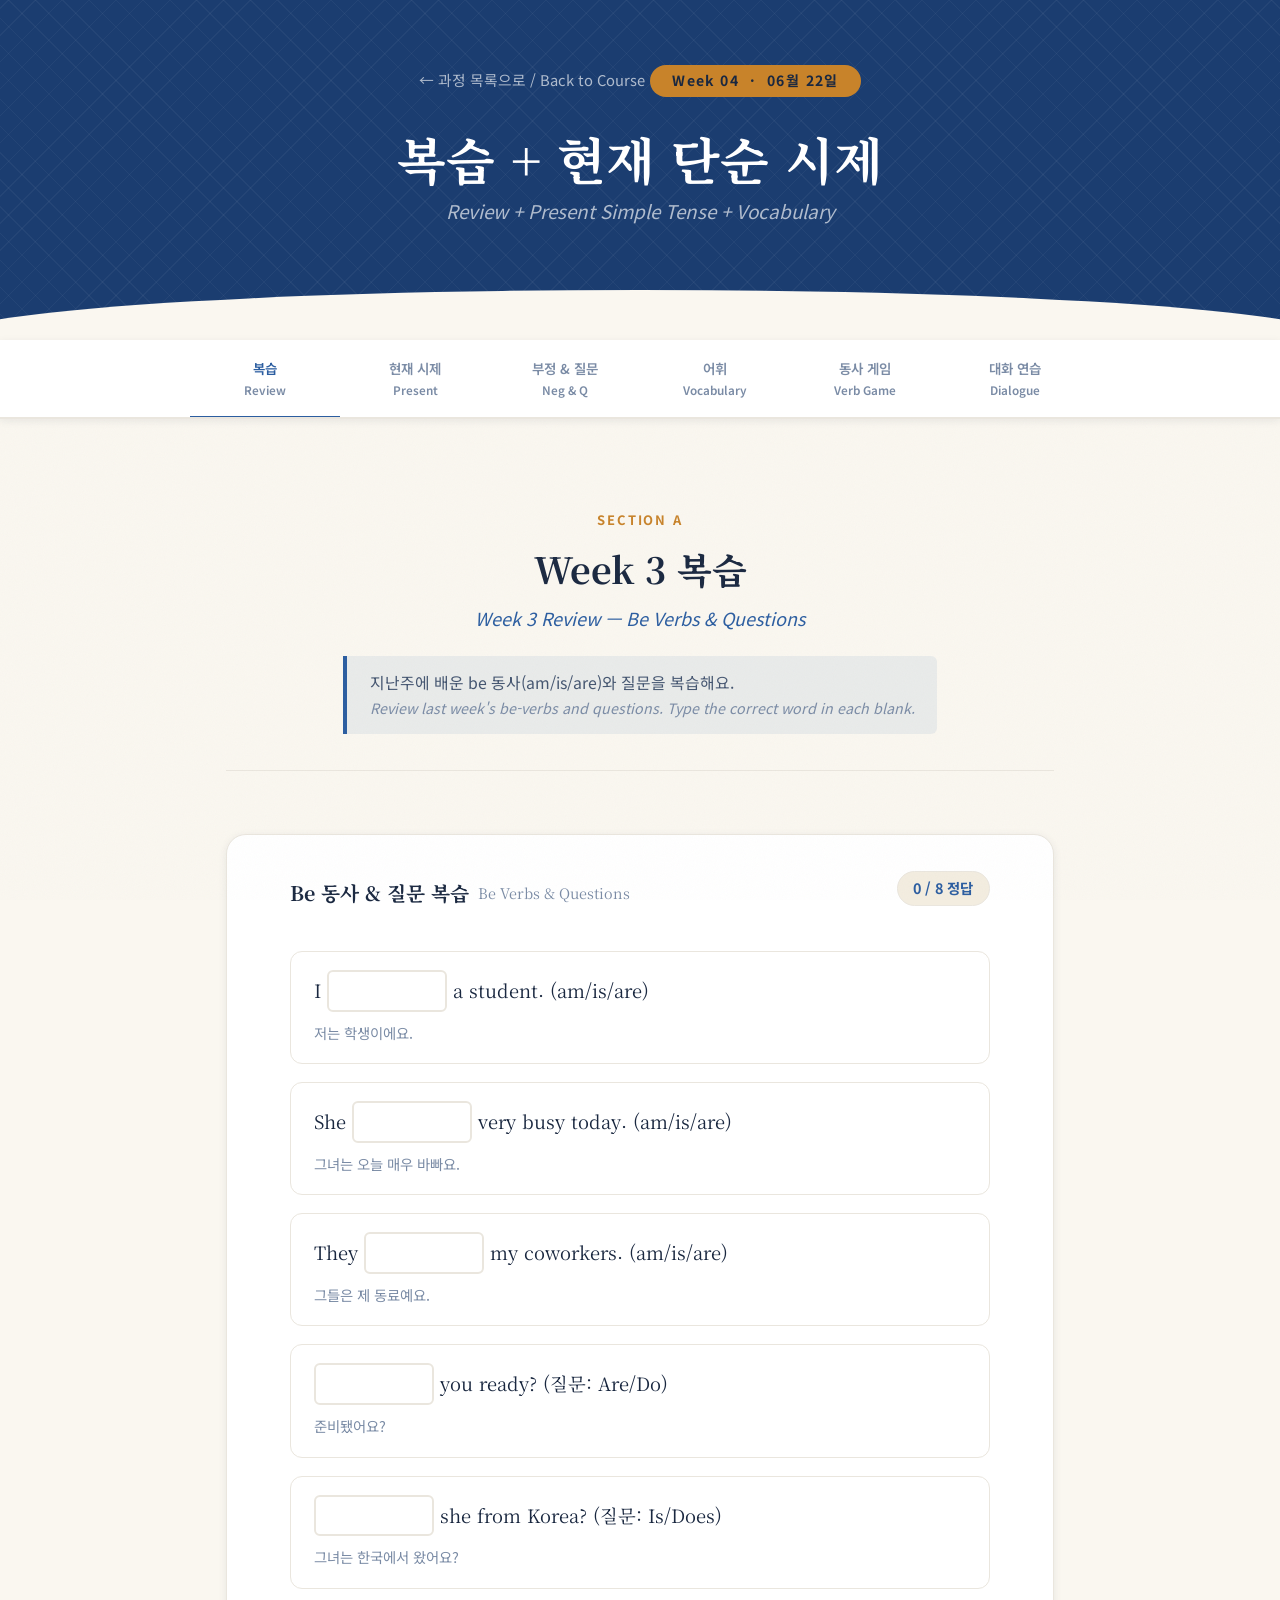
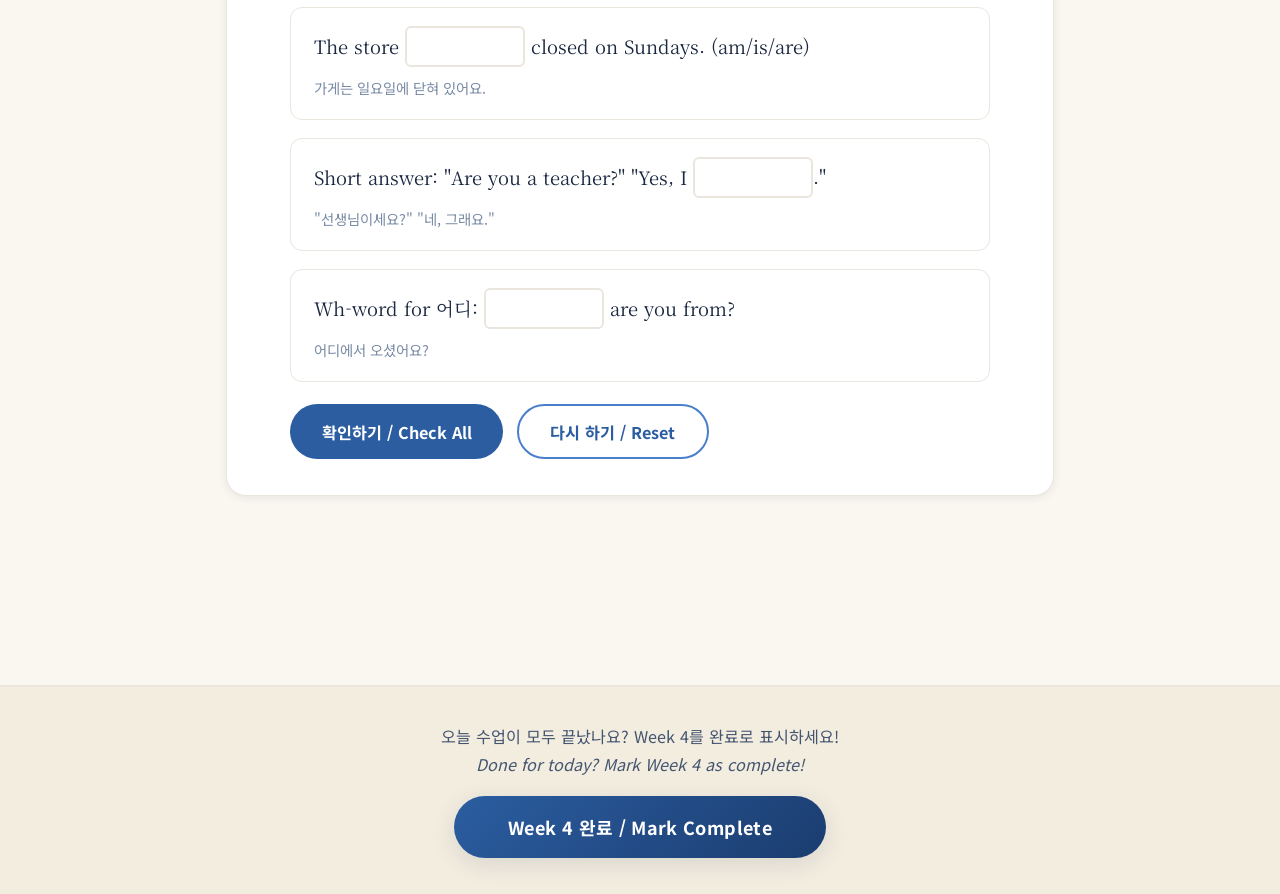
<file: weeks/week4.html>
<!DOCTYPE html>
<html lang="ko">
<head>
  <meta charset="UTF-8">
  <meta name="viewport" content="width=device-width, initial-scale=1.0">
  <title>Week 4 — 현재 단순 시제 | 기초 영어</title>
  <link rel="preconnect" href="https://fonts.googleapis.com">
  <link rel="preconnect" href="https://fonts.gstatic.com" crossorigin>
  <link href="https://fonts.googleapis.com/css2?family=Noto+Serif+KR:wght@400;600;700&family=Noto+Sans+KR:wght@300;400;500;700&display=swap" rel="stylesheet">
  <link rel="stylesheet" href="../css/styles.css">
  <style>
    .conj-table { width:100%; border-collapse:collapse; font-size:0.92rem; margin:1rem 0; }
    .conj-table th { background:var(--cobalt-dark); color:var(--white); padding:0.65rem 0.875rem; text-align:left; font-size:0.72rem; letter-spacing:0.06em; text-transform:uppercase; font-weight:700; }
    .conj-table td { padding:0.65rem 0.875rem; border-bottom:1px solid var(--mist); }
    .conj-table tr:last-child td { border-bottom:none; }
    .conj-table tr:nth-child(even) td { background:var(--paper-warm); }
    .conj-table .subj { font-family:var(--font-serif); font-weight:700; color:var(--cobalt-dark); }
    .conj-table .form { font-family:var(--font-serif); font-weight:700; font-size:1.05rem; color:var(--ink); }
    .conj-table .form .s-highlight { color:var(--crimson); }
    .conj-table .note { font-size:0.78rem; color:var(--text-light); }
    .conj-table .note.plus { color:var(--crimson); font-weight:700; }
    .conj-table .ko-cell { font-size:0.8rem; color:var(--text-light); }
    .conj-table .spk { background:none; border:1px solid var(--mist); border-radius:100px; padding:2px 9px; cursor:pointer; color:var(--cobalt); font-size:0.78rem; }
    .conj-table .spk:hover { background:var(--cobalt); color:var(--white); }

    .spell-grid { display:grid; grid-template-columns:repeat(auto-fit,minmax(240px,1fr)); gap:1rem; margin:1rem 0; }
    .spell-card { background:var(--white); border:1.5px solid var(--mist); border-radius:var(--radius-md); padding:1.25rem; border-top:4px solid var(--gold); }
    .spell-card .rule-ko { font-family:var(--font-serif); font-weight:700; font-size:0.95rem; color:var(--cobalt-dark); margin-bottom:0.25rem; }
    .spell-card .rule-en { font-size:0.78rem; color:var(--text-light); font-style:italic; margin-bottom:0.75rem; }
    .spell-card .transform { display:flex; align-items:center; gap:0.625rem; font-family:var(--font-serif); font-size:1.1rem; }
    .spell-card .base { color:var(--text-mid); }
    .spell-card .arrow { color:var(--gold); }
    .spell-card .third { color:var(--crimson); font-weight:700; }

    .fill-exercise { display:flex; flex-direction:column; gap:1rem; }
    .fill-item { background:var(--white); border:1.5px solid var(--mist); border-radius:var(--radius-md); padding:1rem 1.25rem; }
    .fill-item .fill-sentence { font-family:var(--font-serif); font-size:1.02rem; color:var(--ink); margin-bottom:0.625rem; }
    .fill-options { display:flex; gap:0.5rem; flex-wrap:wrap; margin-bottom:0.5rem; }
    .fill-opt-btn { padding:0.4rem 1.25rem; border:2px solid var(--mist); border-radius:100px; background:var(--paper); font-family:var(--font-serif); font-size:1rem; font-weight:700; color:var(--ink); cursor:pointer; transition:all 0.15s; }
    .fill-opt-btn:hover:not(:disabled) { border-color:var(--cobalt-light); color:var(--cobalt); }
    .fill-opt-btn.correct { border-color:var(--celadon); background:rgba(126,179,168,0.12); color:var(--celadon); }
    .fill-opt-btn.wrong { border-color:var(--crimson); background:rgba(192,57,43,0.08); color:var(--crimson); }
    .fill-hint { font-size:0.78rem; color:var(--text-light); font-style:italic; display:none; }
    .fill-item.revealed .fill-hint { display:block; }

    .nq-items { display:flex; flex-direction:column; gap:1rem; }
    .nq-item { background:var(--white); border:1.5px solid var(--mist); border-radius:var(--radius-md); padding:1.25rem; }
    .nq-positive { font-family:var(--font-serif); font-size:1rem; color:var(--ink); margin-bottom:0.625rem; display:flex; align-items:center; gap:0.625rem; flex-wrap:wrap; }
    .nq-label { font-size:0.62rem; font-weight:700; letter-spacing:0.08em; padding:2px 8px; border-radius:100px; text-transform:uppercase; }
    .nq-label.pos { background:rgba(43,93,160,0.1); color:var(--cobalt); }
    .nq-label.neg { background:rgba(192,57,43,0.1); color:var(--crimson); }
    .nq-label.qst { background:rgba(126,179,168,0.15); color:var(--celadon); }
    .nq-reveal { display:none; }
    .nq-item.revealed .nq-reveal { display:block; }
    .nq-neg, .nq-qst { font-family:var(--font-serif); font-size:0.98rem; margin-top:0.5rem; display:flex; align-items:center; gap:0.625rem; flex-wrap:wrap; }
    .nq-neg { color:var(--crimson); }
    .nq-qst { color:var(--celadon); }

    @media(max-width:600px){
      .conj-table { font-size:0.82rem; }
      .conj-table th,.conj-table td { padding:0.5rem 0.45rem; }
    }
  </style>
</head>
<body>

<header class="week-page-header">
  <div class="week-header-pattern" aria-hidden="true"></div>
  <div class="week-header-inner">
    <a href="../index.html" class="week-back-link">← 과정 목록으로 / Back to Course</a>
    <div class="week-number-badge">Week 04 &nbsp;·&nbsp; 06월 22일</div>
    <h1 class="week-page-title">복습 + 현재 단순 시제</h1>
    <p class="week-page-subtitle">Review + Present Simple Tense + Vocabulary</p>
    <div id="w4-student-name" style="color:rgba(255,255,255,0.6);font-size:0.88rem;margin-top:0.5rem;"></div>
  </div>
</header>

<nav class="tab-nav">
  <div class="tab-nav-inner">
    <button class="tab-btn active" onclick="switchSection('review',this)"><span class="tab-ko">복습</span><span class="tab-en">Review</span></button>
    <button class="tab-btn" onclick="switchSection('tense',this)"><span class="tab-ko">현재 시제</span><span class="tab-en">Present</span></button>
    <button class="tab-btn" onclick="switchSection('negq',this)"><span class="tab-ko">부정 &amp; 질문</span><span class="tab-en">Neg &amp; Q</span></button>
    <button class="tab-btn" onclick="switchSection('vocab',this)"><span class="tab-ko">어휘</span><span class="tab-en">Vocabulary</span></button>
    <button class="tab-btn" onclick="switchSection('game',this)"><span class="tab-ko">동사 게임</span><span class="tab-en">Verb Game</span></button>
    <button class="tab-btn" onclick="switchSection('dialogue',this)"><span class="tab-ko">대화 연습</span><span class="tab-en">Dialogue</span></button>
  </div>
</nav>

<!-- ═══ SECTION A: REVIEW ═══ -->
<section class="lesson-section active" id="sec-review">
  <div class="section-banner">
    <span class="section-num">Section A</span>
    <h2>Week 3 복습</h2>
    <span class="section-sub">Week 3 Review — Be Verbs &amp; Questions</span>
    <div class="section-tip">
      지난주에 배운 be 동사(am/is/are)와 질문을 복습해요.<br>
      <em>Review last week's be-verbs and questions. Type the correct word in each blank.</em>
    </div>
  </div>
  <div class="exercise-card">
    <div style="display:flex;align-items:center;justify-content:space-between;flex-wrap:wrap;gap:1rem;margin-bottom:1.25rem;">
      <h3>Be 동사 &amp; 질문 복습 <span style="font-size:0.8rem;font-weight:400;color:var(--text-light);">Be Verbs &amp; Questions</span></h3>
      <div class="progress-counter" id="review-score-badge">0 / 8 정답</div>
    </div>
    <div id="review-quiz" style="display:grid;gap:1rem;"></div>
    <div style="margin-top:1.25rem;display:flex;gap:0.75rem;flex-wrap:wrap;">
      <button class="btn-primary" onclick="checkAllReview()">확인하기 / Check All</button>
      <button class="btn-secondary" onclick="resetReview()">다시 하기 / Reset</button>
    </div>
  </div>
</section>

<!-- ═══ SECTION B: PRESENT TENSE ═══ -->
<section class="lesson-section" id="sec-tense">
  <div class="section-banner">
    <span class="section-num">Section B</span>
    <h2>현재 단순 시제</h2>
    <span class="section-sub">Present Simple Tense — Habits, Routines &amp; Facts</span>
    <div class="section-tip">
      현재 단순 시제는 습관, 일상, 사실을 말할 때 써요. 가장 중요한 규칙: he/she/it 뒤의 동사에는 -s를 붙여요!<br>
      <em>Use the present simple for habits, routines, and facts. The key rule: add -s after he/she/it!</em>
    </div>
  </div>

  <div class="exercise-card">
    <h3>동사 변화표 <span style="font-size:0.8rem;font-weight:400;color:var(--text-light);">Conjugation Table — "to work"</span></h3>
    <p style="font-size:0.88rem;color:var(--text-mid);margin-bottom:1rem;">각 형태를 클릭하면 발음을 들을 수 있어요. 빨간색 -s에 주목하세요!<br><em>Click any form to hear it. Notice the red -s on he/she/it!</em></p>
    <div style="overflow-x:auto;">
      <table class="conj-table" id="conj-table">
        <thead><tr><th>주어 Subject</th><th>동사 Verb</th><th>규칙 Rule</th><th>한국어</th><th>듣기</th></tr></thead>
        <tbody id="conj-tbody"></tbody>
      </table>
    </div>
    <div style="margin-top:1rem;padding:0.875rem 1rem;background:rgba(192,57,43,0.07);border-left:4px solid var(--crimson);border-radius:0 var(--radius-sm) var(--radius-sm) 0;font-size:0.85rem;color:var(--text-mid);">
      <strong>가장 흔한 실수:</strong> 한국어에는 이런 규칙이 없어서 -s를 자주 빠뜨려요. "He work" (X) → "He work<strong>s</strong>" (O)<br>
      <em><strong>Most common mistake:</strong> Korean has no rule like this, so learners often forget the -s. Always check he/she/it!</em>
    </div>
  </div>

  <div class="exercise-card" style="margin-top:1.25rem;">
    <h3>-s 철자 규칙 <span style="font-size:0.8rem;font-weight:400;color:var(--text-light);">Spelling Rules for -s / -es</span></h3>
    <p style="font-size:0.88rem;color:var(--text-mid);margin-bottom:1rem;">he/she/it와 함께 쓸 때 동사 끝이 어떻게 바뀌는지 보세요.<br><em>See how the verb ending changes with he/she/it. Click to hear each one.</em></p>
    <div class="spell-grid" id="spell-grid"></div>
  </div>

  <div class="exercise-card" style="margin-top:1.25rem;">
    <h3>동사 형태 고르기 <span style="font-size:0.8rem;font-weight:400;color:var(--text-light);">Choose the Correct Verb Form</span></h3>
    <p style="font-size:0.88rem;color:var(--text-mid);margin-bottom:1.25rem;">주어에 맞는 올바른 동사 형태를 선택하세요.<br><em>Click the correct verb form for each subject.</em></p>
    <div class="fill-exercise" id="conj-fill-exercise"></div>
    <div style="margin-top:1.25rem;display:flex;align-items:center;gap:1rem;flex-wrap:wrap;">
      <div class="progress-counter" id="cf-score-badge">0 / 10 정답</div>
      <button class="btn-secondary" onclick="resetConjFill()" style="font-size:0.82rem;padding:0.5rem 1.25rem;">다시 하기 / Reset</button>
    </div>
  </div>
</section>

<!-- ═══ SECTION C: NEGATIVE & QUESTION ═══ -->
<section class="lesson-section" id="sec-negq">
  <div class="section-banner">
    <span class="section-num">Section C</span>
    <h2>부정문 &amp; 질문</h2>
    <span class="section-sub">Negatives &amp; Questions — Using "do" and "does"</span>
    <div class="section-tip">
      현재 시제의 부정문과 질문에는 do/does를 써요. he/she/it에는 does, 나머지는 do를 써요.<br>
      <em>Use do/does for negatives and questions. Use "does" with he/she/it, and "do" with everything else.</em>
    </div>
  </div>

  <div class="exercise-card">
    <h3>do / does 규칙 <span style="font-size:0.8rem;font-weight:400;color:var(--text-light);">The do / does Rule</span></h3>
    <div style="display:grid;grid-template-columns:1fr 1fr;gap:1rem;margin:1.25rem 0;">
      <div style="background:rgba(43,93,160,0.08);border-radius:var(--radius-md);padding:1.25rem;text-align:center;">
        <div style="font-family:var(--font-serif);font-size:1.5rem;font-weight:700;color:var(--cobalt);margin-bottom:0.5rem;">do</div>
        <div style="font-size:0.85rem;color:var(--text-mid);">I · You · We · They</div>
        <div style="font-family:var(--font-serif);font-size:0.95rem;color:var(--ink);margin-top:0.75rem;">Do you work here?</div>
        <div style="font-size:0.78rem;color:var(--text-light);font-style:italic;">여기서 일하세요?</div>
      </div>
      <div style="background:rgba(192,57,43,0.08);border-radius:var(--radius-md);padding:1.25rem;text-align:center;">
        <div style="font-family:var(--font-serif);font-size:1.5rem;font-weight:700;color:var(--crimson);margin-bottom:0.5rem;">does</div>
        <div style="font-size:0.85rem;color:var(--text-mid);">He · She · It</div>
        <div style="font-family:var(--font-serif);font-size:0.95rem;color:var(--ink);margin-top:0.75rem;">Does she work here?</div>
        <div style="font-size:0.78rem;color:var(--text-light);font-style:italic;">그녀는 여기서 일해요?</div>
      </div>
    </div>
    <div style="padding:0.875rem 1rem;background:rgba(200,131,42,0.08);border-left:4px solid var(--gold);border-radius:0 var(--radius-sm) var(--radius-sm) 0;font-size:0.85rem;color:var(--text-mid);">
      <strong>중요:</strong> does를 쓰면 동사는 기본형으로 돌아가요! "Does she work<strong>s</strong>?" (X) → "Does she work?" (O)<br>
      <em><strong>Important:</strong> When you use "does," the main verb loses its -s and returns to the base form!</em>
    </div>
  </div>

  <div class="exercise-card" style="margin-top:1.25rem;">
    <h3>긍정 → 부정 → 질문 <span style="font-size:0.8rem;font-weight:400;color:var(--text-light);">Positive → Negative → Question</span></h3>
    <p style="font-size:0.88rem;color:var(--text-mid);margin-bottom:1.25rem;">긍정문을 보고 부정문과 질문을 만들어 보세요. 그런 다음 정답을 확인하세요.<br><em>Look at the positive sentence. Make the negative and question, then reveal the answers.</em></p>
    <div class="nq-items" id="nq-items"></div>
  </div>
</section>

<!-- ═══ SECTION D: VOCABULARY ═══ -->
<section class="lesson-section" id="sec-vocab">
  <div class="section-banner">
    <span class="section-num">Section D</span>
    <h2>이번 주 어휘</h2>
    <span class="section-sub">Week 4 Vocabulary — 25 Everyday Action Verbs</span>
    <div class="section-tip">
      이번 주 단어는 모두 일상 동사예요. 현재 시제 연습에 사용하세요!<br>
      <em>This week's words are everyday action verbs. Use them to practice the present simple tense!</em>
    </div>
  </div>

  <div style="display:flex;align-items:center;justify-content:space-between;flex-wrap:wrap;gap:1rem;margin-bottom:1.5rem;">
    <div style="display:flex;gap:0.5rem;align-items:center;flex-wrap:wrap;">
      <span style="font-size:0.78rem;font-weight:700;color:var(--text-light);letter-spacing:0.04em;">방향 / MODE:</span>
      <button class="btn-card-action btn-flip" id="mode-en-ko" onclick="setCardMode('en-ko')" style="padding:0.4rem 1rem;font-size:0.8rem;border-color:var(--cobalt);color:var(--cobalt);">영 &rarr; 한</button>
      <button class="btn-card-action btn-flip" id="mode-ko-en" onclick="setCardMode('ko-en')" style="padding:0.4rem 1rem;font-size:0.8rem;">한 &rarr; 영</button>
    </div>
    <div class="progress-counter" id="vocab-progress-badge">0 / 25 익힘</div>
  </div>

  <div class="flashcard-deck">
    <div class="flashcard-container" id="flashcard" onclick="flipCard()">
      <div class="flashcard-inner" id="flashcard-inner">
        <div class="card-face card-front">
          <span class="card-hint">클릭하면 뒤집어요 · Click to flip</span>
          <span class="card-main-text" id="card-front-text">wake up</span>
          <span class="card-pron" id="card-pron-text"></span>
        </div>
        <div class="card-face card-back">
          <span class="card-hint">뜻 · Meaning</span>
          <span class="card-main-text" id="card-back-text">일어나다</span>
          <span class="card-example" id="card-example-text"></span>
        </div>
      </div>
    </div>
  </div>

  <div class="card-nav">
    <button class="btn-card-action btn-practice" onclick="markCard('practice')">&larr; 더 연습</button>
    <button class="btn-card-action btn-flip" onclick="prevCard()">&larr; 이전</button>
    <span class="card-counter" id="card-counter">1 / 25</span>
    <button class="btn-card-action btn-flip" onclick="nextCard()">다음 &rarr;</button>
    <button class="btn-card-action btn-know" onclick="markCard('know')">&#10003; 알아요!</button>
  </div>
  <div style="text-align:center;margin-top:1rem;">
    <button class="btn-card-action btn-speak" onclick="speakCurrentCard()" style="padding:0.5rem 1.5rem;">&#9654; 발음 듣기</button>
  </div>

  <div class="exercise-card" style="margin-top:2rem;">
    <h3>전체 단어 목록 <span style="font-size:0.8rem;font-weight:400;color:var(--text-light);">Full Vocabulary List</span></h3>
    <div style="overflow-x:auto;">
      <table style="width:100%;border-collapse:collapse;font-size:0.88rem;">
        <thead>
          <tr style="border-bottom:2px solid var(--cobalt);">
            <th style="text-align:left;padding:0.6rem 0.75rem;color:var(--cobalt-dark);font-size:0.75rem;letter-spacing:0.05em;">ENGLISH</th>
            <th style="text-align:left;padding:0.6rem 0.75rem;color:var(--cobalt-dark);font-size:0.75rem;letter-spacing:0.05em;">한국어</th>
            <th style="text-align:left;padding:0.6rem 0.75rem;color:var(--cobalt-dark);font-size:0.75rem;letter-spacing:0.05em;">예문 / Example</th>
            <th style="padding:0.6rem 0.75rem;"></th>
          </tr>
        </thead>
        <tbody id="vocab-table-body"></tbody>
      </table>
    </div>
  </div>
</section>

<!-- ═══ SECTION E: VERB GAME ═══ -->
<section class="lesson-section" id="sec-game">
  <div class="section-banner">
    <span class="section-num">Section E</span>
    <h2>동사 변화 게임</h2>
    <span class="section-sub">Conjugation Challenge — Build the Correct Sentence</span>
    <div class="section-tip">
      주어와 동사가 주어지면, 올바른 형태를 선택해 문장을 완성하세요!<br>
      <em>Given a subject and verb, choose the correct form to complete the sentence!</em>
    </div>
  </div>

  <div class="match-score-bar">
    <div class="match-score"><span class="score-num" id="game-correct">0</span><span class="score-label">정답 Correct</span></div>
    <div style="width:1px;height:40px;background:var(--mist);"></div>
    <div class="match-score"><span class="score-num" id="game-wrong" style="color:var(--crimson);">0</span><span class="score-label">오답 Wrong</span></div>
    <div style="width:1px;height:40px;background:var(--mist);"></div>
    <div class="match-score"><span class="score-num" id="game-remain">10</span><span class="score-label">남음 Left</span></div>
    <button class="btn-secondary" onclick="initVerbGame()" style="margin-left:auto;font-size:0.82rem;padding:0.5rem 1.25rem;">&#8635; 다시 시작</button>
  </div>

  <div class="exercise-card" id="game-area">
    <div style="text-align:center;padding:1rem 0;">
      <div style="font-size:0.75rem;font-weight:700;color:var(--text-light);letter-spacing:0.08em;margin-bottom:0.75rem;">이 문장을 완성하세요 / COMPLETE THE SENTENCE</div>
      <div id="game-sentence" style="font-family:var(--font-serif);font-size:1.5rem;color:var(--ink);margin-bottom:0.5rem;line-height:1.5;"></div>
      <div id="game-ko" style="font-size:0.9rem;color:var(--text-light);margin-bottom:1.5rem;"></div>
      <div id="game-options" style="display:flex;gap:0.75rem;justify-content:center;flex-wrap:wrap;"></div>
      <div id="game-feedback" style="margin-top:1.25rem;font-family:var(--font-serif);font-size:1rem;min-height:1.5rem;"></div>
    </div>
  </div>

  <div class="match-celebration" id="game-celebration">
    <div style="font-size:2rem;margin-bottom:0.75rem;">&#11088;</div>
    <h3>훌륭합니다! Excellent Work!</h3>
    <p style="color:var(--text-mid);margin:0.75rem 0;">모든 문장을 완성했어요!<br><em>You completed all the sentences!</em></p>
    <div style="font-family:var(--font-serif);font-size:1.1rem;color:var(--cobalt);margin:1rem 0;" id="game-final"></div>
    <button class="btn-primary" onclick="initVerbGame()">&#8635; 다시 하기 / Play Again</button>
  </div>
</section>

<!-- ═══ SECTION F: DIALOGUE ═══ -->
<section class="lesson-section" id="sec-dialogue">
  <div class="section-banner">
    <span class="section-num">Section F</span>
    <h2>대화 연습</h2>
    <span class="section-sub">Dialogue Practice — Present Simple in Real Conversations</span>
    <div class="section-tip">
      대화 속에서 현재 시제 동사와 do/does 질문을 찾아보세요.<br>
      <em>Find present simple verbs and do/does questions in each dialogue.</em>
    </div>
  </div>

  <div style="margin-bottom:1.5rem;"><div class="teacher-badge">&#128203; 선생님 감독 구역 · Teacher Supervised</div></div>

  <div id="dialogue-cards-w4"></div>

  <div class="exercise-card" style="margin-top:1.5rem;">
    <div style="display:flex;align-items:center;gap:0.5rem;margin-bottom:1rem;">
      <span style="font-size:1.1rem;">&#128221;</span>
      <h3 style="margin:0;">선생님 관찰 메모 <em style="font-size:0.8rem;font-weight:400;color:var(--text-light);">Teacher Notes</em></h3>
    </div>
    <textarea class="teacher-notes-area" id="teacher-notes" placeholder="오늘 수업 메모... / Today's class notes..." rows="5"></textarea>
    <div style="margin-top:0.75rem;display:flex;gap:0.75rem;align-items:center;">
      <button class="btn-secondary" onclick="saveTeacherNotes()" style="font-size:0.82rem;padding:0.5rem 1.25rem;">저장 / Save Notes</button>
      <span id="notes-saved-msg" style="display:none;font-size:0.8rem;color:var(--celadon);">&#10003; 저장됨</span>
    </div>
  </div>
</section>

<div class="complete-week-bar">
  <p style="font-size:0.9rem;color:var(--text-mid);margin-bottom:1rem;">오늘 수업이 모두 끝났나요? Week 4를 완료로 표시하세요!<br><em>Done for today? Mark Week 4 as complete!</em></p>
  <button class="btn-complete-week" onclick="completeWeek4()">Week 4 완료 / Mark Complete</button>
  <div id="completion-msg" style="display:none;margin-top:1rem;font-family:var(--font-serif);font-size:1.1rem;color:var(--cobalt);">
    훌륭합니다! Week 4를 완료했어요!<br>
    <a href="../index.html" style="color:var(--cobalt);font-size:0.88rem;">&larr; 홈으로 / Back to Home</a>
  </div>
</div>

<script src="../js/data.js"></script>
<script src="../js/app.js"></script>
<script>
'use strict';

var cardIndex=0, cardMode='en-ko', cardFlipped=false, cardKnown=new Set();
var cfScore=0, rvScore=0;
var gameQueue=[], gameIdx=0, gameCorrect=0, gameWrong=0;

document.addEventListener('DOMContentLoaded', function() {
  try {
    StudentDB.load();
    var name=StudentDB.get('name');
    var el=document.getElementById('w4-student-name');
    if (el&&name) el.textContent='학생: '+name+'  ·  Student: '+name;
    restoreState();
  } catch(e){}
  buildReviewQuiz();
  buildConjTable();
  buildSpellGrid();
  buildConjFill();
  buildNqItems();
  buildVocabTable();
  buildDialogueCards();
  initVerbGame();
  updateCard();
});

function switchSection(id, btn) {
  document.querySelectorAll('.lesson-section').forEach(function(s){ s.classList.remove('active'); });
  document.querySelectorAll('.tab-btn').forEach(function(b){ b.classList.remove('active'); });
  var sec=document.getElementById('sec-'+id);
  if (sec) sec.classList.add('active');
  if (btn) btn.classList.add('active');
  window.scrollTo({top:0,behavior:'smooth'});
}

// ── REVIEW ──
var reviewQs = [
  { prompt:'I ___ a student. (am/is/are)',                 answer:'am',   ko:'저는 학생이에요.' },
  { prompt:'She ___ very busy today. (am/is/are)',         answer:'is',   ko:'그녀는 오늘 매우 바빠요.' },
  { prompt:'They ___ my coworkers. (am/is/are)',           answer:'are',  ko:'그들은 제 동료예요.' },
  { prompt:'___ you ready? (질문: Are/Do)',                answer:'are',  ko:'준비됐어요?' },
  { prompt:'___ she from Korea? (질문: Is/Does)',          answer:'is',   ko:'그녀는 한국에서 왔어요?' },
  { prompt:'The store ___ closed on Sundays. (am/is/are)', answer:'is',   ko:'가게는 일요일에 닫혀 있어요.' },
  { prompt:'Short answer: "Are you a teacher?" "Yes, I ___."', answer:'am', ko:'"선생님이세요?" "네, 그래요."' },
  { prompt:'Wh-word for 어디: ___ are you from?',          answer:'where',ko:'어디에서 오셨어요?' }
];

function buildReviewQuiz() {
  var c=document.getElementById('review-quiz');
  if (!c) return; c.innerHTML='';
  reviewQs.forEach(function(q,i){
    var div=document.createElement('div');
    div.style.cssText='background:var(--white);border:1.5px solid var(--mist);border-radius:var(--radius-md);padding:1rem 1.25rem;';
    div.innerHTML =
      '<div style="font-family:var(--font-serif);font-size:1.02rem;color:var(--ink);margin-bottom:0.5rem;">'+
        q.prompt.replace('___','<input id="rq-'+i+'" style="border:2px solid var(--mist);border-radius:var(--radius-sm);padding:0.35rem 0.75rem;font-family:var(--font-serif);font-size:0.95rem;width:120px;outline:none;" autocomplete="off" spellcheck="false">')+
      '</div>'+
      '<div style="font-size:0.8rem;color:var(--text-light);">'+q.ko+'</div>'+
      '<div id="rq-fb-'+i+'" style="font-size:0.8rem;margin-top:0.4rem;font-style:italic;display:none;"></div>';
    c.appendChild(div);
    var inp=div.querySelector('input');
    if (inp) inp.addEventListener('keydown',function(e){ if(e.key==='Enter') checkAllReview(); });
  });
}

function checkAllReview() {
  rvScore=0;
  reviewQs.forEach(function(q,i){
    var inp=document.getElementById('rq-'+i), fb=document.getElementById('rq-fb-'+i);
    if (!inp) return;
    if (inp.value.trim().toLowerCase()===q.answer.toLowerCase()){
      rvScore++; inp.style.borderColor='var(--celadon)'; inp.style.background='rgba(126,179,168,0.1)';
      if (fb){ fb.textContent='정답! / Correct!'; fb.style.color='var(--celadon)'; fb.style.display='block'; }
    } else {
      inp.style.borderColor='var(--crimson)'; inp.style.background='rgba(192,57,43,0.06)';
      if (fb){ fb.textContent='정답: '+q.answer; fb.style.color='var(--crimson)'; fb.style.display='block'; }
    }
  });
  var b=document.getElementById('review-score-badge');
  if (b) b.textContent=rvScore+' / '+reviewQs.length+' 정답';
  try { StudentDB.saveExercise(4,'review',{score:rvScore}); } catch(e){}
}

function resetReview() {
  reviewQs.forEach(function(q,i){
    var inp=document.getElementById('rq-'+i), fb=document.getElementById('rq-fb-'+i);
    if (inp){ inp.value=''; inp.style.borderColor='var(--mist)'; inp.style.background='var(--white)'; }
    if (fb) fb.style.display='none';
  });
  var b=document.getElementById('review-score-badge'); if (b) b.textContent='0 / 8 정답';
}

// ── CONJUGATION TABLE ──
function buildConjTable() {
  var tb=document.getElementById('conj-tbody');
  if (!tb||!COURSE_DATA.week4) return;
  COURSE_DATA.week4.conjugation.forEach(function(r){
    var formHtml = r.form.endsWith('s') && r.note==='+s'
      ? r.form.slice(0,-1)+'<span class="s-highlight">s</span>'
      : r.form;
    var tr=document.createElement('tr');
    tr.innerHTML =
      '<td class="subj">'+r.subject+'</td>'+
      '<td class="form">'+formHtml+'</td>'+
      '<td class="note'+(r.note==='+s'?' plus':'')+'">'+r.note+'</td>'+
      '<td class="ko-cell">'+r.ko+'</td>'+
      '<td><button class="spk" onclick="Speaker.speakText(\''+r.subject+' '+r.form+'\')">&#9654;</button></td>';
    tb.appendChild(tr);
  });
}

// ── SPELLING RULES ──
function buildSpellGrid() {
  var g=document.getElementById('spell-grid');
  if (!g||!COURSE_DATA.week4) return;
  COURSE_DATA.week4.spellingRules.forEach(function(r){
    var div=document.createElement('div');
    div.className='spell-card';
    div.innerHTML =
      '<div class="rule-ko">'+r.rule+'</div>'+
      '<div class="rule-en">'+r.ruleEn+'</div>'+
      '<div class="transform"><span class="base">'+r.base+'</span><span class="arrow">&rarr;</span><span class="third">'+r.third+'</span>'+
      '<button class="spk" style="margin-left:auto;background:none;border:1px solid var(--mist);border-radius:100px;padding:2px 9px;cursor:pointer;color:var(--cobalt);font-size:0.78rem;" onclick="Speaker.speakText(\''+r.base+'. '+r.third+'\')">&#9654;</button></div>';
    g.appendChild(div);
  });
}

// ── CONJUGATION FILL ──
function buildConjFill() {
  var c=document.getElementById('conj-fill-exercise');
  if (!c||!COURSE_DATA.week4) return;
  c.innerHTML=''; cfScore=0;
  COURSE_DATA.week4.conjFill.forEach(function(item,i){
    var div=document.createElement('div');
    div.className='fill-item'; div.id='cf-item-'+i;
    var btns=item.options.map(function(o){
      return '<button class="fill-opt-btn" onclick="checkConjFill('+i+',\''+o+'\',\''+item.answer+'\',this)">'+o+'</button>';
    }).join('');
    div.innerHTML =
      '<div class="fill-sentence">'+item.subject+' ___ ... <span style="color:var(--text-light);font-size:0.85em;">('+item.verb+')</span></div>'+
      '<div class="fill-options">'+btns+'</div>'+
      '<div class="fill-hint">'+item.hint+'</div>';
    c.appendChild(div);
  });
}

function checkConjFill(idx, chosen, correct, btn) {
  var item=document.getElementById('cf-item-'+idx);
  if (!item||item.dataset.answered) return;
  item.dataset.answered='1';
  item.querySelectorAll('.fill-opt-btn').forEach(function(b){ b.disabled=true; });
  if (chosen===correct){ btn.classList.add('correct'); cfScore++; Speaker.speakWord(correct); }
  else { btn.classList.add('wrong'); item.querySelectorAll('.fill-opt-btn').forEach(function(b){ if(b.textContent.trim()===correct) b.classList.add('correct'); }); }
  item.classList.add('revealed');
  var b=document.getElementById('cf-score-badge');
  if (b) b.textContent=cfScore+' / '+COURSE_DATA.week4.conjFill.length+' 정답';
  try { StudentDB.saveExercise(4,'conjFill',{score:cfScore}); } catch(e){}
}

function resetConjFill() {
  buildConjFill();
  var b=document.getElementById('cf-score-badge'); if (b) b.textContent='0 / 10 정답';
}

// ── NEGATIVE & QUESTION ──
function buildNqItems() {
  var c=document.getElementById('nq-items');
  if (!c||!COURSE_DATA.week4) return; c.innerHTML='';
  COURSE_DATA.week4.negQuestion.forEach(function(item,i){
    var div=document.createElement('div');
    div.className='nq-item';
    div.innerHTML =
      '<div class="nq-positive"><span class="nq-label pos">긍정 Positive</span>'+item.positive+'</div>'+
      '<div class="nq-reveal">'+
        '<div class="nq-neg"><span class="nq-label neg">부정 Negative</span>'+item.negative+'</div>'+
        '<div class="nq-qst"><span class="nq-label qst">질문 Question</span>'+item.question+'</div>'+
      '</div>'+
      '<div style="display:flex;gap:0.5rem;margin-top:0.75rem;">'+
        '<button class="btn-reveal" style="padding:0.4rem 1rem;border:1.5px solid var(--cobalt-light);border-radius:100px;background:none;font-size:0.8rem;font-weight:700;color:var(--cobalt);cursor:pointer;" onclick="revealNq(this)">정답 보기 / Reveal</button>'+
        '<button class="btn-card-action btn-speak" style="padding:0.35rem 0.875rem;font-size:0.8rem;" onclick="Speaker.speakText(\''+(item.negative+'. '+item.question).replace(/'/g,'')+'\')">&#9654; 듣기</button>'+
      '</div>';
    c.appendChild(div);
  });
}

function revealNq(btn) {
  var item=btn.closest('.nq-item');
  if (item){ item.classList.add('revealed'); btn.disabled=true; }
}

// ── FLASHCARDS ──
function buildVocabTable() {
  var tb=document.getElementById('vocab-table-body');
  if (!tb||!COURSE_DATA.week4) return;
  COURSE_DATA.week4.vocabulary.forEach(function(w){
    var safe=w.en.replace(/'/g,'');
    var tr=document.createElement('tr');
    tr.style.borderBottom='1px solid var(--mist)';
    tr.innerHTML =
      '<td style="padding:0.55rem 0.75rem;font-weight:600;color:var(--ink);">'+w.en+'</td>'+
      '<td style="padding:0.55rem 0.75rem;color:var(--text-mid);">'+w.ko+'</td>'+
      '<td style="padding:0.55rem 0.75rem;color:var(--text-light);font-size:0.85em;font-style:italic;">'+w.example+'</td>'+
      '<td style="padding:0.55rem 0.75rem;"><button onclick="Speaker.speakWord(\''+safe+'\',this)" style="border:1px solid var(--mist);background:none;border-radius:100px;padding:3px 10px;cursor:pointer;font-size:0.8rem;color:var(--cobalt);">&#9654;</button></td>';
    tb.appendChild(tr);
  });
}

function setCardMode(mode) {
  cardMode=mode; cardFlipped=false;
  var fc=document.getElementById('flashcard'); if (fc) fc.classList.remove('flipped');
  var me=document.getElementById('mode-en-ko'), mk=document.getElementById('mode-ko-en');
  if (me&&mk){ if(mode==='en-ko'){me.style.borderColor='var(--cobalt)';me.style.color='var(--cobalt)';mk.style.borderColor='';mk.style.color='';}else{mk.style.borderColor='var(--cobalt)';mk.style.color='var(--cobalt)';me.style.borderColor='';me.style.color='';} }
  updateCard();
}

function updateCard() {
  var v=COURSE_DATA.week4?COURSE_DATA.week4.vocabulary:[];
  if (!v.length) return;
  var w=v[cardIndex];
  var ft=document.getElementById('card-front-text'),bt=document.getElementById('card-back-text'),et=document.getElementById('card-example-text'),ct=document.getElementById('card-counter'),pb=document.getElementById('vocab-progress-badge');
  if (cardMode==='en-ko'){ if(ft)ft.textContent=w.en; if(bt)bt.textContent=w.ko; } else { if(ft)ft.textContent=w.ko; if(bt)bt.textContent=w.en; }
  if (et) et.textContent=w.example?'"'+w.example+'"':'';
  if (ct) ct.textContent=(cardIndex+1)+' / '+v.length;
  if (pb) pb.textContent=cardKnown.size+' / '+v.length+' 익힘';
}

function flipCard(){ cardFlipped=!cardFlipped; var fc=document.getElementById('flashcard'); if(fc) fc.classList.toggle('flipped',cardFlipped); }
function nextCard(){ cardFlipped=false; var fc=document.getElementById('flashcard'); if(fc)fc.classList.remove('flipped'); cardIndex=(cardIndex+1)%COURSE_DATA.week4.vocabulary.length; updateCard(); }
function prevCard(){ cardFlipped=false; var fc=document.getElementById('flashcard'); if(fc)fc.classList.remove('flipped'); var l=COURSE_DATA.week4.vocabulary.length; cardIndex=(cardIndex-1+l)%l; updateCard(); }
function markCard(s){ if(s==='know'){ cardKnown.add(cardIndex); try{ StudentDB.saveExercise(4,'flashcards',{known:Array.from(cardKnown),total:COURSE_DATA.week4.vocabulary.length}); }catch(e){} } nextCard(); }
function speakCurrentCard(){ var w=COURSE_DATA.week4.vocabulary[cardIndex]; if(w) Speaker.speakWord(w.en); }

// ── VERB GAME ──
function shuffle(a){ for(var i=a.length-1;i>0;i--){var j=Math.floor(Math.random()*(i+1));var t=a[i];a[i]=a[j];a[j]=t;} return a; }

var verbGameData = [
  { subj:"She",  base:"work",  correct:"works",   ko:"그녀는 일해요." },
  { subj:"I",    base:"study", correct:"study",   ko:"저는 공부해요." },
  { subj:"He",   base:"watch", correct:"watches", ko:"그는 봐요." },
  { subj:"They", base:"live",  correct:"live",    ko:"그들은 살아요." },
  { subj:"We",   base:"eat",   correct:"eat",     ko:"우리는 먹어요." },
  { subj:"It",   base:"start", correct:"starts",  ko:"그것은 시작해요." },
  { subj:"My friend", base:"cook", correct:"cooks", ko:"제 친구는 요리해요." },
  { subj:"You",  base:"speak", correct:"speak",   ko:"당신은 말해요." },
  { subj:"He",   base:"have",  correct:"has",     ko:"그는 가지고 있어요." },
  { subj:"She",  base:"finish",correct:"finishes",ko:"그녀는 끝내요." }
];

function buildOptions(base, correct) {
  var opts=[base];
  if (correct!==base) opts.push(correct);
  // add a distractor
  if (base==='have') { if(opts.indexOf('haves')<0) opts.push('haves'); }
  else if (correct===base) { opts.push(base+'s'); }
  else { opts.push(base==='study'?'studys':base+' s'); }
  return shuffle(opts.slice(0,3).length<2?[base,correct]:shuffle([base,correct]));
}

function initVerbGame() {
  gameQueue=shuffle(verbGameData.slice());
  gameIdx=0; gameCorrect=0; gameWrong=0;
  document.getElementById('game-celebration').classList.remove('show');
  document.getElementById('game-correct').textContent='0';
  document.getElementById('game-wrong').textContent='0';
  document.getElementById('game-remain').textContent=gameQueue.length;
  loadVerbQuestion();
}

function loadVerbQuestion() {
  if (gameIdx>=gameQueue.length){ showGameCelebration(); return; }
  var q=gameQueue[gameIdx];
  document.getElementById('game-sentence').innerHTML = q.subj+' <span style="color:var(--stone);">______</span> <span style="font-size:0.9rem;color:var(--text-light);">('+q.base+')</span>';
  document.getElementById('game-ko').textContent=q.ko;
  document.getElementById('game-feedback').textContent='';
  var opts=shuffle([q.base, q.correct].filter(function(v,idx,arr){ return arr.indexOf(v)===idx; }));
  if (opts.length<2) opts=[q.base, q.correct];
  var optEl=document.getElementById('game-options');
  optEl.innerHTML='';
  opts.forEach(function(o){
    var b=document.createElement('button');
    b.className='btn-card-action btn-flip';
    b.style.cssText='padding:0.7rem 1.75rem;font-size:1.05rem;font-family:var(--font-serif);';
    b.textContent=o;
    b.onclick=function(){ answerVerb(o, q.correct, b); };
    optEl.appendChild(b);
  });
}

function answerVerb(chosen, correct, btn) {
  var optEl=document.getElementById('game-options');
  optEl.querySelectorAll('button').forEach(function(b){ b.disabled=true; });
  var fb=document.getElementById('game-feedback');
  if (chosen===correct){
    gameCorrect++;
    btn.style.borderColor='var(--celadon)'; btn.style.color='var(--celadon)';
    fb.textContent='정답! / Correct!'; fb.style.color='var(--celadon)';
    Speaker.speakText(gameQueue[gameIdx].subj+' '+correct);
  } else {
    gameWrong++;
    btn.style.borderColor='var(--crimson)'; btn.style.color='var(--crimson)';
    optEl.querySelectorAll('button').forEach(function(b){ if(b.textContent.trim()===correct){ b.style.borderColor='var(--celadon)'; b.style.color='var(--celadon)'; } });
    fb.textContent='정답: '+correct+' / Answer: '+correct; fb.style.color='var(--crimson)';
  }
  document.getElementById('game-correct').textContent=gameCorrect;
  document.getElementById('game-wrong').textContent=gameWrong;
  try { StudentDB.saveExercise(4,'verbGame',{correct:gameCorrect,wrong:gameWrong}); } catch(e){}
  setTimeout(function(){
    gameIdx++;
    document.getElementById('game-remain').textContent=Math.max(0,gameQueue.length-gameIdx);
    loadVerbQuestion();
  }, 1500);
}

function showGameCelebration() {
  var cel=document.getElementById('game-celebration');
  var fin=document.getElementById('game-final');
  if (cel) cel.classList.add('show');
  if (fin) fin.textContent='정답: '+gameCorrect+'개  ·  오답: '+gameWrong+'개';
  Speaker.speakText('Excellent work! You completed all the sentences!');
}

// ── DIALOGUE ──
function buildDialogueCards() {
  var c=document.getElementById('dialogue-cards-w4');
  if (!c||!COURSE_DATA.week4||!COURSE_DATA.week4.dialogues) return; c.innerHTML='';
  COURSE_DATA.week4.dialogues.forEach(function(dlg){
    var all=dlg.lines.map(function(l){return l.en;}).join('. ').replace(/'/g,'');
    var lines=dlg.lines.map(function(line){
      var isB=(line.speaker==='B'||line.speaker==='C');
      return '<div class="dialogue-line"><span class="dl-speaker" style="color:'+(isB?'var(--cobalt)':'var(--crimson)')+';">'+line.speaker+'</span><div class="dl-bubble'+(isB?' b-student':'')+'"><span class="dl-text">'+line.en+'</span><span class="dl-ko">'+line.ko+'</span></div></div>';
    }).join('');
    var card=document.createElement('div');
    card.className='dialogue-scenario';
    card.innerHTML =
      '<div class="scenario-header"><div><span class="scenario-title">'+dlg.titleKo+'</span><span class="scenario-sub">'+dlg.titleEn+'</span></div>'+
      '<button onclick="Speaker.speakText(\''+all+'\')" class="btn-card-action btn-speak" style="margin-left:auto;padding:0.4rem 1rem;font-size:0.8rem;">&#9654; 전체 듣기</button></div>'+
      '<div class="dialogue-lines">'+lines+'</div>'+
      '<div style="background:rgba(43,93,160,0.06);border-radius:var(--radius-md);padding:0.875rem;font-size:0.82rem;color:var(--text-mid);">&#128161; 현재 시제 동사와 do/does 질문을 찾아보세요! 역할을 바꿔 연습하세요. <em>Find present simple verbs and do/does questions! Switch roles.</em></div>';
    c.appendChild(card);
  });
}

function saveTeacherNotes() {
  var n=(document.getElementById('teacher-notes')||{}).value||'';
  try { StudentDB.saveExercise(4,'teacher_notes',{notes:n}); } catch(e){}
  var m=document.getElementById('notes-saved-msg');
  if (m){ m.style.display='inline'; setTimeout(function(){m.style.display='none';},2500); }
}

function completeWeek4() {
  try { StudentDB.completeWeek(4); } catch(e){}
  var btn=document.querySelector('.btn-complete-week'), msg=document.getElementById('completion-msg');
  if (btn) btn.style.display='none';
  if (msg) msg.style.display='block';
  Speaker.speakText('Congratulations! You completed Week 4. Excellent work!');
}

function restoreState() {
  try {
    var fc=StudentDB.getExercise(4,'flashcards');
    if (fc&&fc.known) fc.known.forEach(function(i){ cardKnown.add(i); });
    var n=StudentDB.getExercise(4,'teacher_notes');
    if (n&&n.notes){ var ta=document.getElementById('teacher-notes'); if(ta) ta.value=n.notes; }
  } catch(e){}
}
</script>
</body>
</html>
</file>
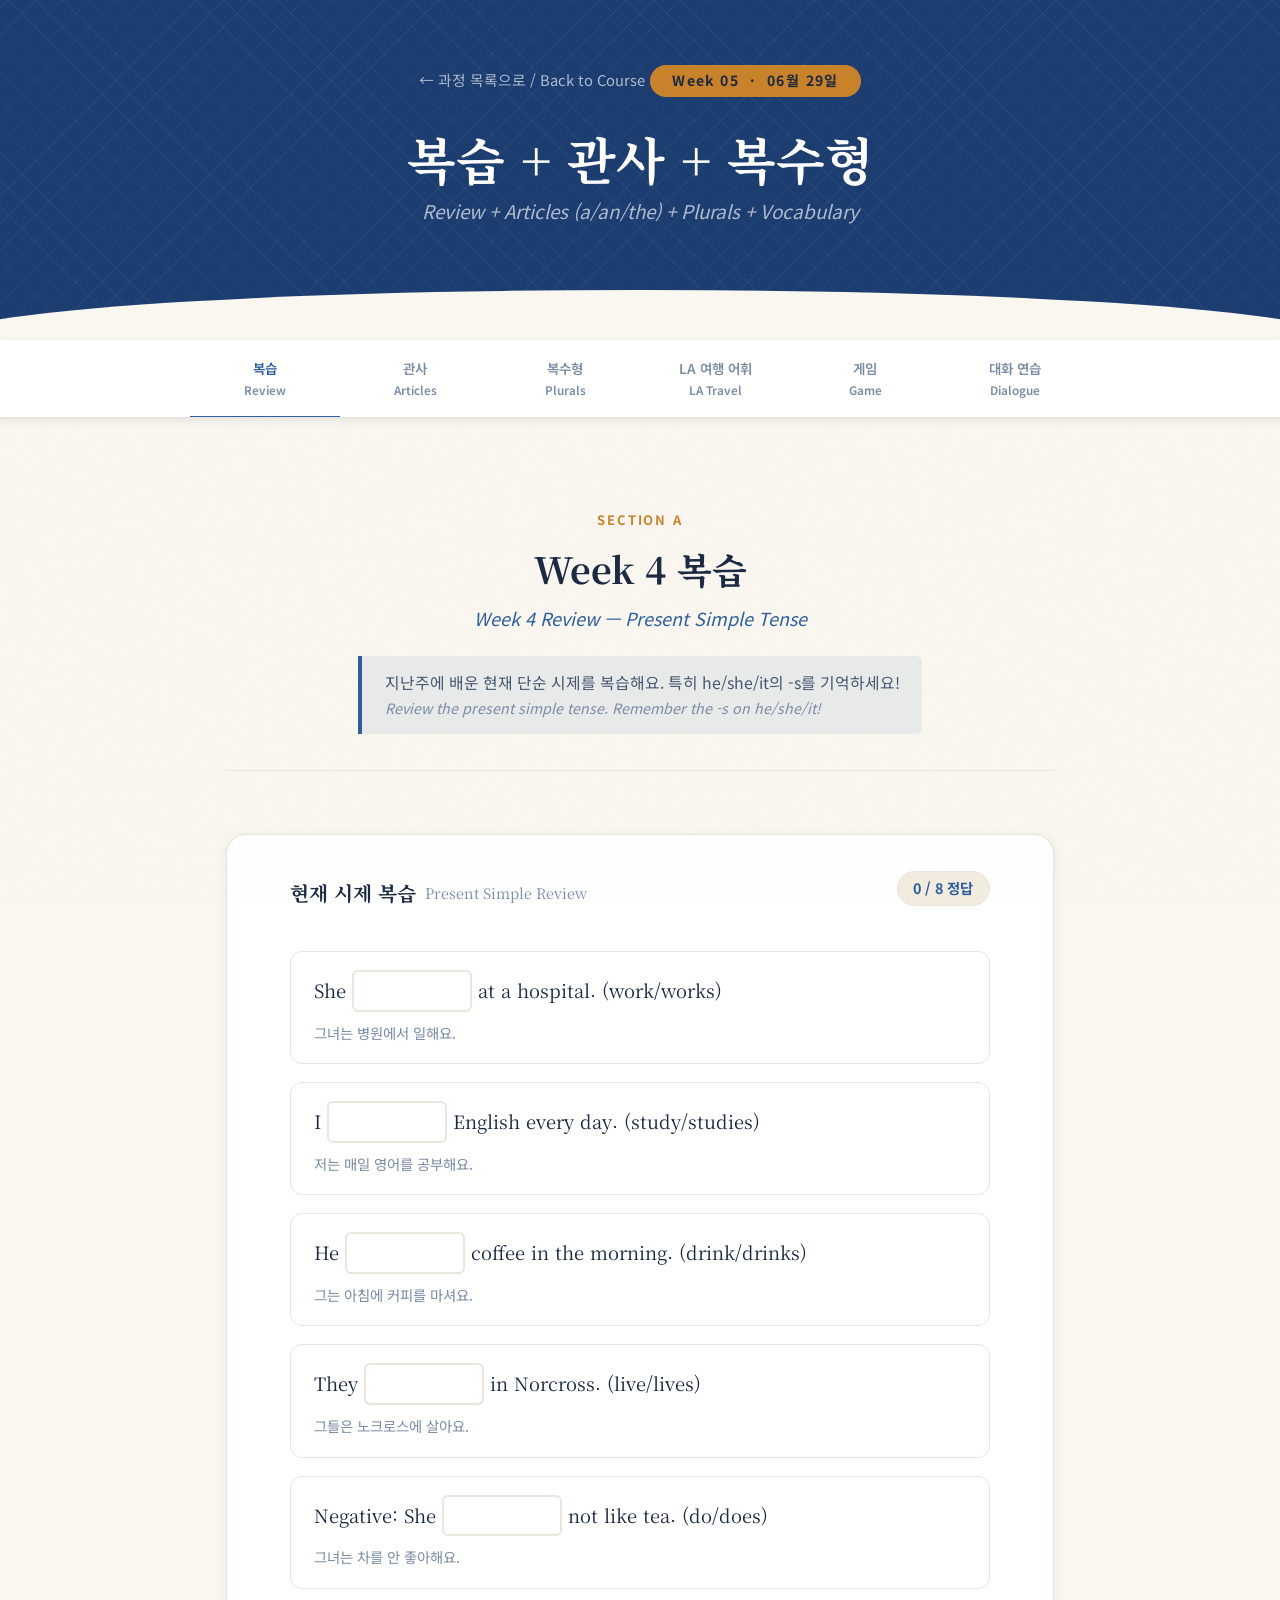
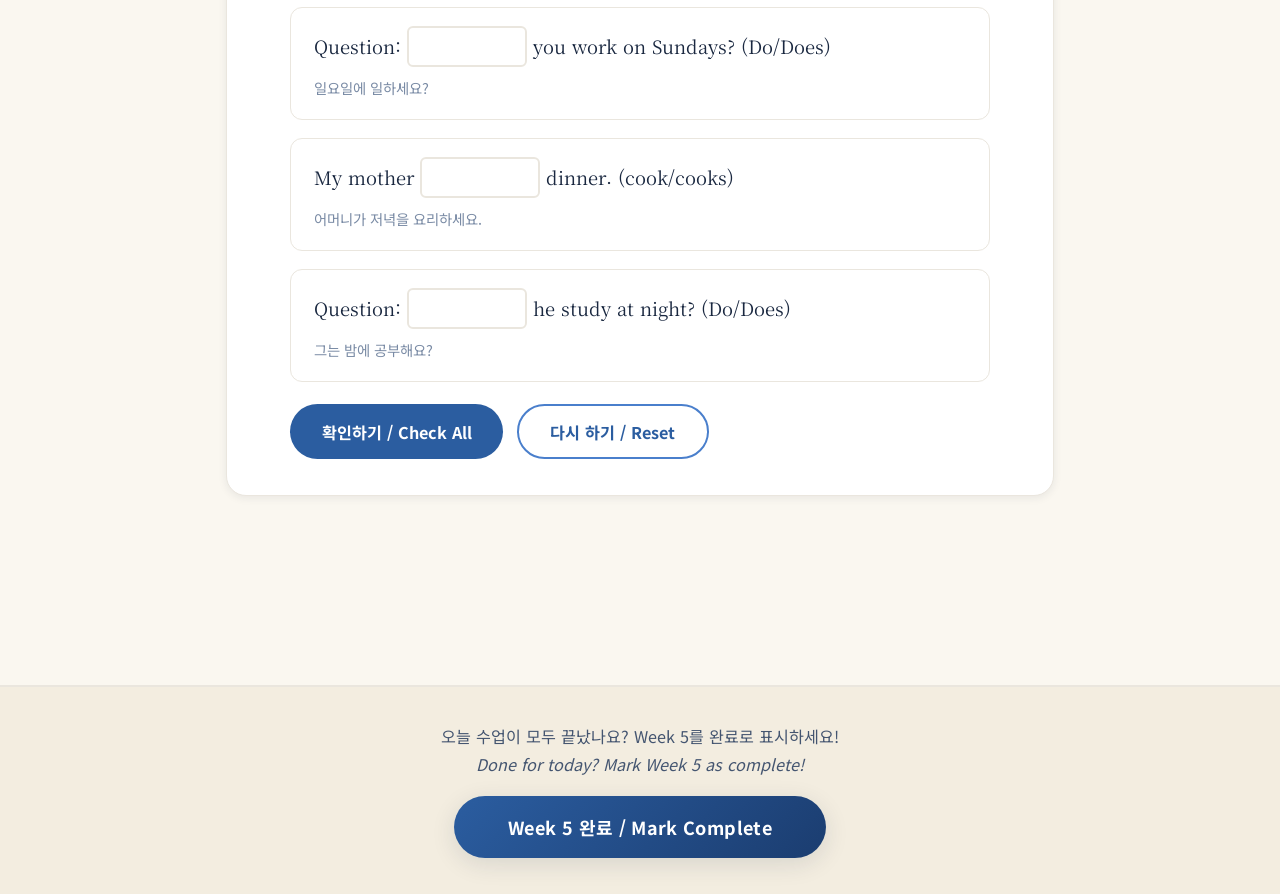
<file: weeks/week5.html>
<!DOCTYPE html>
<html lang="ko">
<head>
  <meta charset="UTF-8">
  <meta name="viewport" content="width=device-width, initial-scale=1.0">
  <title>Week 5 — 관사 + 복수형 | 기초 영어</title>
  <link rel="preconnect" href="https://fonts.googleapis.com">
  <link rel="preconnect" href="https://fonts.gstatic.com" crossorigin>
  <link href="https://fonts.googleapis.com/css2?family=Noto+Serif+KR:wght@400;600;700&family=Noto+Sans+KR:wght@300;400;500;700&display=swap" rel="stylesheet">
  <link rel="stylesheet" href="../css/styles.css">
  <style>
    .article-grid { display:grid; gap:1rem; margin:1rem 0; }
    .article-card { display:flex; align-items:stretch; gap:0; border-radius:var(--radius-md); overflow:hidden; box-shadow:var(--shadow-sm); border:1.5px solid var(--mist); }
    .article-badge { display:flex; align-items:center; justify-content:center; min-width:80px; font-family:var(--font-serif); font-size:1.6rem; font-weight:700; color:var(--white); }
    .article-badge.a   { background:var(--cobalt); }
    .article-badge.an  { background:var(--crimson); }
    .article-badge.the { background:var(--celadon); }
    .article-badge.none{ background:var(--stone); color:var(--ink); font-size:0.95rem; }
    .article-body { flex:1; padding:0.875rem 1.125rem; }
    .article-body .rule-ko { font-family:var(--font-serif); font-weight:700; font-size:0.95rem; color:var(--cobalt-dark); margin-bottom:2px; }
    .article-body .rule-en { font-size:0.78rem; color:var(--text-light); font-style:italic; margin-bottom:0.375rem; }
    .article-body .example { font-size:0.85rem; color:var(--ink); }

    .plural-grid { display:grid; grid-template-columns:repeat(auto-fit,minmax(240px,1fr)); gap:1rem; margin:1rem 0; }
    .plural-card { background:var(--white); border:1.5px solid var(--mist); border-radius:var(--radius-md); padding:1.25rem; border-top:4px solid var(--gold); }
    .plural-card .rule-ko { font-family:var(--font-serif); font-weight:700; font-size:0.92rem; color:var(--cobalt-dark); margin-bottom:0.25rem; }
    .plural-card .rule-en { font-size:0.76rem; color:var(--text-light); font-style:italic; margin-bottom:0.75rem; }
    .plural-card .transform { display:flex; align-items:center; gap:0.625rem; font-family:var(--font-serif); font-size:1.05rem; }
    .plural-card .sing { color:var(--text-mid); }
    .plural-card .arrow { color:var(--gold); }
    .plural-card .plur { color:var(--crimson); font-weight:700; }

    .irr-table { width:100%; border-collapse:collapse; font-size:0.92rem; margin:1rem 0; }
    .irr-table th { background:var(--cobalt-dark); color:var(--white); padding:0.6rem 0.875rem; text-align:left; font-size:0.72rem; letter-spacing:0.06em; text-transform:uppercase; }
    .irr-table td { padding:0.6rem 0.875rem; border-bottom:1px solid var(--mist); }
    .irr-table tr:last-child td { border-bottom:none; }
    .irr-table tr:nth-child(even) td { background:var(--paper-warm); }
    .irr-table .sing { font-family:var(--font-serif); color:var(--text-mid); }
    .irr-table .plur { font-family:var(--font-serif); font-weight:700; color:var(--crimson); }
    .irr-table .ko-cell { font-size:0.8rem; color:var(--text-light); }
    .irr-table .spk { background:none; border:1px solid var(--mist); border-radius:100px; padding:2px 9px; cursor:pointer; color:var(--cobalt); font-size:0.78rem; }
    .irr-table .spk:hover { background:var(--cobalt); color:var(--white); }

    .fill-exercise { display:flex; flex-direction:column; gap:1rem; }
    .fill-item { background:var(--white); border:1.5px solid var(--mist); border-radius:var(--radius-md); padding:1rem 1.25rem; }
    .fill-item .fill-sentence { font-family:var(--font-serif); font-size:1.02rem; color:var(--ink); margin-bottom:0.625rem; }
    .fill-options { display:flex; gap:0.5rem; flex-wrap:wrap; margin-bottom:0.5rem; }
    .fill-opt-btn { padding:0.4rem 1.25rem; border:2px solid var(--mist); border-radius:100px; background:var(--paper); font-family:var(--font-serif); font-size:1rem; font-weight:700; color:var(--ink); cursor:pointer; transition:all 0.15s; }
    .fill-opt-btn:hover:not(:disabled) { border-color:var(--cobalt-light); color:var(--cobalt); }
    .fill-opt-btn.correct { border-color:var(--celadon); background:rgba(126,179,168,0.12); color:var(--celadon); }
    .fill-opt-btn.wrong { border-color:var(--crimson); background:rgba(192,57,43,0.08); color:var(--crimson); }
    .fill-hint { font-size:0.78rem; color:var(--text-light); font-style:italic; display:none; }
    .fill-item.revealed .fill-hint { display:block; }

    @media(max-width:600px){
      .irr-table { font-size:0.82rem; }
      .irr-table th,.irr-table td { padding:0.5rem 0.45rem; }
    }
  </style>
</head>
<body>

<header class="week-page-header">
  <div class="week-header-pattern" aria-hidden="true"></div>
  <div class="week-header-inner">
    <a href="../index.html" class="week-back-link">← 과정 목록으로 / Back to Course</a>
    <div class="week-number-badge">Week 05 &nbsp;·&nbsp; 06월 29일</div>
    <h1 class="week-page-title">복습 + 관사 + 복수형</h1>
    <p class="week-page-subtitle">Review + Articles (a/an/the) + Plurals + Vocabulary</p>
    <div id="w5-student-name" style="color:rgba(255,255,255,0.6);font-size:0.88rem;margin-top:0.5rem;"></div>
  </div>
</header>

<nav class="tab-nav">
  <div class="tab-nav-inner">
    <button class="tab-btn active" onclick="switchSection('review',this)"><span class="tab-ko">복습</span><span class="tab-en">Review</span></button>
    <button class="tab-btn" onclick="switchSection('articles',this)"><span class="tab-ko">관사</span><span class="tab-en">Articles</span></button>
    <button class="tab-btn" onclick="switchSection('plurals',this)"><span class="tab-ko">복수형</span><span class="tab-en">Plurals</span></button>
    <button class="tab-btn" onclick="switchSection('vocab',this)"><span class="tab-ko">LA 여행 어휘</span><span class="tab-en">LA Travel</span></button>
    <button class="tab-btn" onclick="switchSection('game',this)"><span class="tab-ko">게임</span><span class="tab-en">Game</span></button>
    <button class="tab-btn" onclick="switchSection('dialogue',this)"><span class="tab-ko">대화 연습</span><span class="tab-en">Dialogue</span></button>
  </div>
</nav>

<!-- ═══ SECTION A: REVIEW ═══ -->
<section class="lesson-section active" id="sec-review">
  <div class="section-banner">
    <span class="section-num">Section A</span>
    <h2>Week 4 복습</h2>
    <span class="section-sub">Week 4 Review — Present Simple Tense</span>
    <div class="section-tip">
      지난주에 배운 현재 단순 시제를 복습해요. 특히 he/she/it의 -s를 기억하세요!<br>
      <em>Review the present simple tense. Remember the -s on he/she/it!</em>
    </div>
  </div>
  <div class="exercise-card">
    <div style="display:flex;align-items:center;justify-content:space-between;flex-wrap:wrap;gap:1rem;margin-bottom:1.25rem;">
      <h3>현재 시제 복습 <span style="font-size:0.8rem;font-weight:400;color:var(--text-light);">Present Simple Review</span></h3>
      <div class="progress-counter" id="review-score-badge">0 / 8 정답</div>
    </div>
    <div id="review-quiz" style="display:grid;gap:1rem;"></div>
    <div style="margin-top:1.25rem;display:flex;gap:0.75rem;flex-wrap:wrap;">
      <button class="btn-primary" onclick="checkAllReview()">확인하기 / Check All</button>
      <button class="btn-secondary" onclick="resetReview()">다시 하기 / Reset</button>
    </div>
  </div>
</section>

<!-- ═══ SECTION B: ARTICLES ═══ -->
<section class="lesson-section" id="sec-articles">
  <div class="section-banner">
    <span class="section-num">Section B</span>
    <h2>관사 (a / an / the)</h2>
    <span class="section-sub">Articles — A Big Challenge for Korean Speakers</span>
    <div class="section-tip">
      한국어에는 관사가 없어서 영어 관사가 어려워요. 하지만 몇 가지 간단한 규칙만 알면 돼요!<br>
      <em>Korean has no articles, so this is tricky. But a few simple rules will help you a lot!</em>
    </div>
  </div>

  <div class="exercise-card">
    <h3>관사 규칙 <span style="font-size:0.8rem;font-weight:400;color:var(--text-light);">The Article Rules</span></h3>
    <div class="article-grid" id="article-grid"></div>
    <div style="margin-top:1rem;padding:0.875rem 1rem;background:rgba(200,131,42,0.08);border-left:4px solid var(--gold);border-radius:0 var(--radius-sm) var(--radius-sm) 0;font-size:0.85rem;color:var(--text-mid);">
      <strong>핵심:</strong> a/an은 <strong>소리</strong>로 결정해요, 철자가 아니에요! "an hour" (h는 묵음), "a university" (you 소리)<br>
      <em><strong>Key:</strong> Choose a/an by the <strong>sound</strong>, not the spelling! "an hour" (silent h), "a university" (you-sound).</em>
    </div>
  </div>

  <div class="exercise-card" style="margin-top:1.25rem;">
    <h3>관사 채우기 <span style="font-size:0.8rem;font-weight:400;color:var(--text-light);">Choose a / an / the</span></h3>
    <p style="font-size:0.88rem;color:var(--text-mid);margin-bottom:1.25rem;">LA 여행 상황에서 올바른 관사를 선택하세요.<br><em>Pick the correct article for each LA-travel sentence.</em></p>
    <div class="fill-exercise" id="article-fill-exercise"></div>
    <div style="margin-top:1.25rem;display:flex;align-items:center;gap:1rem;flex-wrap:wrap;">
      <div class="progress-counter" id="af-score-badge">0 / 10 정답</div>
      <button class="btn-secondary" onclick="resetArticleFill()" style="font-size:0.82rem;padding:0.5rem 1.25rem;">다시 하기 / Reset</button>
    </div>
  </div>
</section>

<!-- ═══ SECTION C: PLURALS ═══ -->
<section class="lesson-section" id="sec-plurals">
  <div class="section-banner">
    <span class="section-num">Section C</span>
    <h2>복수형</h2>
    <span class="section-sub">Plurals — One Hotel, Two Hotels</span>
    <div class="section-tip">
      영어에서는 둘 이상일 때 명사 끝을 바꿔요. 한국어에는 이런 변화가 거의 없어서 연습이 필요해요.<br>
      <em>In English, nouns change when there is more than one. Korean rarely does this, so it needs practice!</em>
    </div>
  </div>

  <div class="exercise-card">
    <h3>복수형 규칙 <span style="font-size:0.8rem;font-weight:400;color:var(--text-light);">Plural Spelling Rules</span></h3>
    <div class="plural-grid" id="plural-grid"></div>
  </div>

  <div class="exercise-card" style="margin-top:1.25rem;">
    <h3>불규칙 복수형 <span style="font-size:0.8rem;font-weight:400;color:var(--text-light);">Irregular Plurals — Memorize These!</span></h3>
    <p style="font-size:0.88rem;color:var(--text-mid);margin-bottom:1rem;">이 단어들은 규칙을 따르지 않아요. 외워야 해요!<br><em>These words do not follow the rules. You must memorize them!</em></p>
    <div style="overflow-x:auto;">
      <table class="irr-table" id="irr-table">
        <thead><tr><th>단수 Singular</th><th>복수 Plural</th><th>한국어</th><th>듣기</th></tr></thead>
        <tbody id="irr-tbody"></tbody>
      </table>
    </div>
  </div>

  <div class="exercise-card" style="margin-top:1.25rem;">
    <h3>복수형 만들기 <span style="font-size:0.8rem;font-weight:400;color:var(--text-light);">Make the Plural</span></h3>
    <p style="font-size:0.88rem;color:var(--text-mid);margin-bottom:1.25rem;">올바른 복수형을 선택하세요.<br><em>Click the correct plural form.</em></p>
    <div class="fill-exercise" id="plural-fill-exercise"></div>
    <div style="margin-top:1.25rem;display:flex;align-items:center;gap:1rem;flex-wrap:wrap;">
      <div class="progress-counter" id="pf-score-badge">0 / 10 정답</div>
      <button class="btn-secondary" onclick="resetPluralFill()" style="font-size:0.82rem;padding:0.5rem 1.25rem;">다시 하기 / Reset</button>
    </div>
  </div>
</section>

<!-- ═══ SECTION D: LA TRAVEL VOCABULARY ═══ -->
<section class="lesson-section" id="sec-vocab">
  <div class="section-banner">
    <span class="section-num">Section D</span>
    <h2>LA 여행 어휘</h2>
    <span class="section-sub">Los Angeles Travel Vocabulary — 25 Essential Words</span>
    <div class="section-tip">
      로스앤젤레스를 처음 여행할 때 꼭 필요한 단어들이에요. 공항, 호텔, 관광에 모두 사용해요!<br>
      <em>Essential words for your first trip to LA — useful at the airport, hotel, and while sightseeing!</em>
    </div>
  </div>

  <div style="display:flex;align-items:center;justify-content:space-between;flex-wrap:wrap;gap:1rem;margin-bottom:1.5rem;">
    <div style="display:flex;gap:0.5rem;align-items:center;flex-wrap:wrap;">
      <span style="font-size:0.78rem;font-weight:700;color:var(--text-light);letter-spacing:0.04em;">방향 / MODE:</span>
      <button class="btn-card-action btn-flip" id="mode-en-ko" onclick="setCardMode('en-ko')" style="padding:0.4rem 1rem;font-size:0.8rem;border-color:var(--cobalt);color:var(--cobalt);">영 &rarr; 한</button>
      <button class="btn-card-action btn-flip" id="mode-ko-en" onclick="setCardMode('ko-en')" style="padding:0.4rem 1rem;font-size:0.8rem;">한 &rarr; 영</button>
    </div>
    <div class="progress-counter" id="vocab-progress-badge">0 / 25 익힘</div>
  </div>

  <div class="flashcard-deck">
    <div class="flashcard-container" id="flashcard" onclick="flipCard()">
      <div class="flashcard-inner" id="flashcard-inner">
        <div class="card-face card-front">
          <span class="card-hint">클릭하면 뒤집어요 · Click to flip</span>
          <span class="card-main-text" id="card-front-text">airport</span>
          <span class="card-pron" id="card-pron-text"></span>
        </div>
        <div class="card-face card-back">
          <span class="card-hint">뜻 · Meaning</span>
          <span class="card-main-text" id="card-back-text">공항</span>
          <span class="card-example" id="card-example-text"></span>
        </div>
      </div>
    </div>
  </div>

  <div class="card-nav">
    <button class="btn-card-action btn-practice" onclick="markCard('practice')">&larr; 더 연습</button>
    <button class="btn-card-action btn-flip" onclick="prevCard()">&larr; 이전</button>
    <span class="card-counter" id="card-counter">1 / 25</span>
    <button class="btn-card-action btn-flip" onclick="nextCard()">다음 &rarr;</button>
    <button class="btn-card-action btn-know" onclick="markCard('know')">&#10003; 알아요!</button>
  </div>
  <div style="text-align:center;margin-top:1rem;">
    <button class="btn-card-action btn-speak" onclick="speakCurrentCard()" style="padding:0.5rem 1.5rem;">&#9654; 발음 듣기</button>
  </div>

  <div class="exercise-card" style="margin-top:2rem;">
    <h3>전체 단어 목록 <span style="font-size:0.8rem;font-weight:400;color:var(--text-light);">Full Vocabulary List</span></h3>
    <div style="overflow-x:auto;">
      <table style="width:100%;border-collapse:collapse;font-size:0.88rem;">
        <thead>
          <tr style="border-bottom:2px solid var(--cobalt);">
            <th style="text-align:left;padding:0.6rem 0.75rem;color:var(--cobalt-dark);font-size:0.75rem;letter-spacing:0.05em;">ENGLISH</th>
            <th style="text-align:left;padding:0.6rem 0.75rem;color:var(--cobalt-dark);font-size:0.75rem;letter-spacing:0.05em;">한국어</th>
            <th style="text-align:left;padding:0.6rem 0.75rem;color:var(--cobalt-dark);font-size:0.75rem;letter-spacing:0.05em;">예문 / Example</th>
            <th style="padding:0.6rem 0.75rem;"></th>
          </tr>
        </thead>
        <tbody id="vocab-table-body"></tbody>
      </table>
    </div>
  </div>
</section>

<!-- ═══ SECTION E: GAME ═══ -->
<section class="lesson-section" id="sec-game">
  <div class="section-banner">
    <span class="section-num">Section E</span>
    <h2>관사 &amp; 복수형 게임</h2>
    <span class="section-sub">Article &amp; Plural Challenge</span>
    <div class="section-tip">
      문장을 보고 올바른 관사 또는 복수형을 선택하세요. LA 여행 상황으로 연습해요!<br>
      <em>Choose the correct article or plural in each sentence. Practice with real LA-travel situations!</em>
    </div>
  </div>

  <div class="match-score-bar">
    <div class="match-score"><span class="score-num" id="game-correct">0</span><span class="score-label">정답 Correct</span></div>
    <div style="width:1px;height:40px;background:var(--mist);"></div>
    <div class="match-score"><span class="score-num" id="game-wrong" style="color:var(--crimson);">0</span><span class="score-label">오답 Wrong</span></div>
    <div style="width:1px;height:40px;background:var(--mist);"></div>
    <div class="match-score"><span class="score-num" id="game-remain">12</span><span class="score-label">남음 Left</span></div>
    <button class="btn-secondary" onclick="initGame()" style="margin-left:auto;font-size:0.82rem;padding:0.5rem 1.25rem;">&#8635; 다시 시작</button>
  </div>

  <div class="exercise-card" id="game-area">
    <div style="text-align:center;padding:1rem 0;">
      <div id="game-tag" style="display:inline-block;font-size:0.7rem;font-weight:700;letter-spacing:0.08em;padding:3px 12px;border-radius:100px;margin-bottom:1rem;"></div>
      <div id="game-sentence" style="font-family:var(--font-serif);font-size:1.4rem;color:var(--ink);margin-bottom:0.5rem;line-height:1.5;"></div>
      <div id="game-ko" style="font-size:0.9rem;color:var(--text-light);margin-bottom:1.5rem;"></div>
      <div id="game-options" style="display:flex;gap:0.75rem;justify-content:center;flex-wrap:wrap;"></div>
      <div id="game-feedback" style="margin-top:1.25rem;font-family:var(--font-serif);font-size:1rem;min-height:1.5rem;"></div>
    </div>
  </div>

  <div class="match-celebration" id="game-celebration">
    <div style="font-size:2rem;margin-bottom:0.75rem;">&#11088;</div>
    <h3>훌륭합니다! Excellent Work!</h3>
    <p style="color:var(--text-mid);margin:0.75rem 0;">모든 문제를 완료했어요!<br><em>You completed all the questions!</em></p>
    <div style="font-family:var(--font-serif);font-size:1.1rem;color:var(--cobalt);margin:1rem 0;" id="game-final"></div>
    <button class="btn-primary" onclick="initGame()">&#8635; 다시 하기 / Play Again</button>
  </div>
</section>

<!-- ═══ SECTION F: DIALOGUE ═══ -->
<section class="lesson-section" id="sec-dialogue">
  <div class="section-banner">
    <span class="section-num">Section F</span>
    <h2>대화 연습</h2>
    <span class="section-sub">Dialogue Practice — Your First Trip to Los Angeles</span>
    <div class="section-tip">
      LA 여행 중 자주 일어나는 상황이에요. 관사와 복수형, 그리고 여행 어휘를 찾아보세요!<br>
      <em>Common situations on an LA trip. Find articles, plurals, and travel vocabulary in each one!</em>
    </div>
  </div>

  <div style="margin-bottom:1.5rem;"><div class="teacher-badge">&#128203; 선생님 감독 구역 · Teacher Supervised</div></div>

  <div id="dialogue-cards-w5"></div>

  <div class="exercise-card" style="margin-top:1.5rem;">
    <div style="display:flex;align-items:center;gap:0.5rem;margin-bottom:1rem;">
      <span style="font-size:1.1rem;">&#128221;</span>
      <h3 style="margin:0;">선생님 관찰 메모 <em style="font-size:0.8rem;font-weight:400;color:var(--text-light);">Teacher Notes</em></h3>
    </div>
    <textarea class="teacher-notes-area" id="teacher-notes" placeholder="오늘 수업 메모... / Today's class notes..." rows="5"></textarea>
    <div style="margin-top:0.75rem;display:flex;gap:0.75rem;align-items:center;">
      <button class="btn-secondary" onclick="saveTeacherNotes()" style="font-size:0.82rem;padding:0.5rem 1.25rem;">저장 / Save Notes</button>
      <span id="notes-saved-msg" style="display:none;font-size:0.8rem;color:var(--celadon);">&#10003; 저장됨</span>
    </div>
  </div>
</section>

<div class="complete-week-bar">
  <p style="font-size:0.9rem;color:var(--text-mid);margin-bottom:1rem;">오늘 수업이 모두 끝났나요? Week 5를 완료로 표시하세요!<br><em>Done for today? Mark Week 5 as complete!</em></p>
  <button class="btn-complete-week" onclick="completeWeek5()">Week 5 완료 / Mark Complete</button>
  <div id="completion-msg" style="display:none;margin-top:1rem;font-family:var(--font-serif);font-size:1.1rem;color:var(--cobalt);">
    훌륭합니다! Week 5를 완료했어요!<br>
    <a href="../index.html" style="color:var(--cobalt);font-size:0.88rem;">&larr; 홈으로 / Back to Home</a>
  </div>
</div>

<script src="../js/data.js"></script>
<script src="../js/app.js"></script>
<script>
'use strict';

var cardIndex=0, cardMode='en-ko', cardFlipped=false, cardKnown=new Set();
var afScore=0, pfScore=0, rvScore=0;
var gameQueue=[], gameIdx=0, gameCorrect=0, gameWrong=0;

document.addEventListener('DOMContentLoaded', function() {
  try {
    StudentDB.load();
    var name=StudentDB.get('name');
    var el=document.getElementById('w5-student-name');
    if (el&&name) el.textContent='학생: '+name+'  ·  Student: '+name;
    restoreState();
  } catch(e){}
  buildReviewQuiz();
  buildArticleGrid();
  buildArticleFill();
  buildPluralGrid();
  buildIrrTable();
  buildPluralFill();
  buildVocabTable();
  buildDialogueCards();
  initGame();
  updateCard();
});

function switchSection(id, btn) {
  document.querySelectorAll('.lesson-section').forEach(function(s){ s.classList.remove('active'); });
  document.querySelectorAll('.tab-btn').forEach(function(b){ b.classList.remove('active'); });
  var sec=document.getElementById('sec-'+id);
  if (sec) sec.classList.add('active');
  if (btn) btn.classList.add('active');
  window.scrollTo({top:0,behavior:'smooth'});
}

// ── REVIEW ──
var reviewQs = [
  { prompt:'She ___ at a hospital. (work/works)',           answer:'works',  ko:'그녀는 병원에서 일해요.' },
  { prompt:'I ___ English every day. (study/studies)',      answer:'study',  ko:'저는 매일 영어를 공부해요.' },
  { prompt:'He ___ coffee in the morning. (drink/drinks)',  answer:'drinks', ko:'그는 아침에 커피를 마셔요.' },
  { prompt:'They ___ in Norcross. (live/lives)',            answer:'live',   ko:'그들은 노크로스에 살아요.' },
  { prompt:'Negative: She ___ not like tea. (do/does)',     answer:'does',   ko:'그녀는 차를 안 좋아해요.' },
  { prompt:'Question: ___ you work on Sundays? (Do/Does)',  answer:'do',     ko:'일요일에 일하세요?' },
  { prompt:'My mother ___ dinner. (cook/cooks)',            answer:'cooks',  ko:'어머니가 저녁을 요리하세요.' },
  { prompt:'Question: ___ he study at night? (Do/Does)',    answer:'does',   ko:'그는 밤에 공부해요?' }
];

function buildReviewQuiz() {
  var c=document.getElementById('review-quiz');
  if (!c) return; c.innerHTML='';
  reviewQs.forEach(function(q,i){
    var div=document.createElement('div');
    div.style.cssText='background:var(--white);border:1.5px solid var(--mist);border-radius:var(--radius-md);padding:1rem 1.25rem;';
    div.innerHTML =
      '<div style="font-family:var(--font-serif);font-size:1.02rem;color:var(--ink);margin-bottom:0.5rem;">'+
        q.prompt.replace('___','<input id="rq-'+i+'" style="border:2px solid var(--mist);border-radius:var(--radius-sm);padding:0.35rem 0.75rem;font-family:var(--font-serif);font-size:0.95rem;width:120px;outline:none;" autocomplete="off" spellcheck="false">')+
      '</div>'+
      '<div style="font-size:0.8rem;color:var(--text-light);">'+q.ko+'</div>'+
      '<div id="rq-fb-'+i+'" style="font-size:0.8rem;margin-top:0.4rem;font-style:italic;display:none;"></div>';
    c.appendChild(div);
    var inp=div.querySelector('input');
    if (inp) inp.addEventListener('keydown',function(e){ if(e.key==='Enter') checkAllReview(); });
  });
}

function checkAllReview() {
  rvScore=0;
  reviewQs.forEach(function(q,i){
    var inp=document.getElementById('rq-'+i), fb=document.getElementById('rq-fb-'+i);
    if (!inp) return;
    if (inp.value.trim().toLowerCase()===q.answer.toLowerCase()){
      rvScore++; inp.style.borderColor='var(--celadon)'; inp.style.background='rgba(126,179,168,0.1)';
      if (fb){ fb.textContent='정답! / Correct!'; fb.style.color='var(--celadon)'; fb.style.display='block'; }
    } else {
      inp.style.borderColor='var(--crimson)'; inp.style.background='rgba(192,57,43,0.06)';
      if (fb){ fb.textContent='정답: '+q.answer; fb.style.color='var(--crimson)'; fb.style.display='block'; }
    }
  });
  var b=document.getElementById('review-score-badge');
  if (b) b.textContent=rvScore+' / '+reviewQs.length+' 정답';
  try { StudentDB.saveExercise(5,'review',{score:rvScore}); } catch(e){}
}

function resetReview() {
  reviewQs.forEach(function(q,i){
    var inp=document.getElementById('rq-'+i), fb=document.getElementById('rq-fb-'+i);
    if (inp){ inp.value=''; inp.style.borderColor='var(--mist)'; inp.style.background='var(--white)'; }
    if (fb) fb.style.display='none';
  });
  var b=document.getElementById('review-score-badge'); if (b) b.textContent='0 / 8 정답';
}

// ── ARTICLE GRID ──
function buildArticleGrid() {
  var g=document.getElementById('article-grid');
  if (!g||!COURSE_DATA.week5) return; g.innerHTML='';
  COURSE_DATA.week5.articleRules.forEach(function(r){
    var cls = r.article==='a'?'a':r.article==='an'?'an':r.article==='the'?'the':'none';
    var label = r.article==='(none)'?'&#8709;':r.article;
    var div=document.createElement('div');
    div.className='article-card';
    div.innerHTML =
      '<div class="article-badge '+cls+'">'+label+'</div>'+
      '<div class="article-body"><div class="rule-ko">'+r.ruleKo+'</div>'+
      '<div class="rule-en">'+r.ruleEn+'</div>'+
      '<div class="example">'+r.example+'</div></div>';
    g.appendChild(div);
  });
}

// ── ARTICLE FILL ──
function buildArticleFill() {
  var c=document.getElementById('article-fill-exercise');
  if (!c||!COURSE_DATA.week5) return; c.innerHTML=''; afScore=0;
  COURSE_DATA.week5.articleFill.forEach(function(item,i){
    var div=document.createElement('div');
    div.className='fill-item'; div.id='af-item-'+i;
    var btns=item.options.map(function(o){
      return '<button class="fill-opt-btn" onclick="checkArticleFill('+i+',\''+o+'\',\''+item.answer+'\',this)">'+o+'</button>';
    }).join('');
    div.innerHTML =
      '<div class="fill-sentence">'+item.sentence+'</div>'+
      '<div class="fill-options">'+btns+'</div>'+
      '<div class="fill-hint">'+item.hint+'</div>';
    c.appendChild(div);
  });
}

function checkArticleFill(idx, chosen, correct, btn) {
  var item=document.getElementById('af-item-'+idx);
  if (!item||item.dataset.answered) return;
  item.dataset.answered='1';
  item.querySelectorAll('.fill-opt-btn').forEach(function(b){ b.disabled=true; });
  if (chosen===correct){ btn.classList.add('correct'); afScore++; }
  else { btn.classList.add('wrong'); item.querySelectorAll('.fill-opt-btn').forEach(function(b){ if(b.textContent.trim()===correct) b.classList.add('correct'); }); }
  item.classList.add('revealed');
  var b=document.getElementById('af-score-badge');
  if (b) b.textContent=afScore+' / '+COURSE_DATA.week5.articleFill.length+' 정답';
  try { StudentDB.saveExercise(5,'articleFill',{score:afScore}); } catch(e){}
}

function resetArticleFill() {
  buildArticleFill();
  var b=document.getElementById('af-score-badge'); if (b) b.textContent='0 / 10 정답';
}

// ── PLURAL GRID ──
function buildPluralGrid() {
  var g=document.getElementById('plural-grid');
  if (!g||!COURSE_DATA.week5) return; g.innerHTML='';
  COURSE_DATA.week5.pluralRules.forEach(function(r){
    var div=document.createElement('div');
    div.className='plural-card';
    div.innerHTML =
      '<div class="rule-ko">'+r.ruleKo+'</div>'+
      '<div class="rule-en">'+r.ruleEn+'</div>'+
      '<div class="transform"><span class="sing">'+r.singular+'</span><span class="arrow">&rarr;</span><span class="plur">'+r.plural+'</span>'+
      '<button class="spk" style="margin-left:auto;background:none;border:1px solid var(--mist);border-radius:100px;padding:2px 9px;cursor:pointer;color:var(--cobalt);font-size:0.78rem;" onclick="Speaker.speakText(\''+r.singular+'. '+r.plural+'\')">&#9654;</button></div>';
    g.appendChild(div);
  });
}

// ── IRREGULAR PLURALS ──
function buildIrrTable() {
  var tb=document.getElementById('irr-tbody');
  if (!tb||!COURSE_DATA.week5) return;
  COURSE_DATA.week5.irregularPlurals.forEach(function(r){
    var tr=document.createElement('tr');
    tr.innerHTML =
      '<td class="sing">'+r.singular+'</td>'+
      '<td class="plur">'+r.plural+'</td>'+
      '<td class="ko-cell">'+r.ko+'</td>'+
      '<td><button class="spk" onclick="Speaker.speakText(\''+r.singular+'. '+r.plural+'\')">&#9654;</button></td>';
    tb.appendChild(tr);
  });
}

// ── PLURAL FILL ──
function buildPluralFill() {
  var c=document.getElementById('plural-fill-exercise');
  if (!c||!COURSE_DATA.week5) return; c.innerHTML=''; pfScore=0;
  COURSE_DATA.week5.pluralFill.forEach(function(item,i){
    var div=document.createElement('div');
    div.className='fill-item'; div.id='pf-item-'+i;
    var btns=item.options.map(function(o){
      return '<button class="fill-opt-btn" onclick="checkPluralFill('+i+',\''+o+'\',\''+item.answer+'\',this)">'+o+'</button>';
    }).join('');
    div.innerHTML =
      '<div class="fill-sentence">one '+item.singular+' &rarr; two ___</div>'+
      '<div class="fill-options">'+btns+'</div>'+
      '<div class="fill-hint">'+item.hint+'</div>';
    c.appendChild(div);
  });
}

function checkPluralFill(idx, chosen, correct, btn) {
  var item=document.getElementById('pf-item-'+idx);
  if (!item||item.dataset.answered) return;
  item.dataset.answered='1';
  item.querySelectorAll('.fill-opt-btn').forEach(function(b){ b.disabled=true; });
  if (chosen===correct){ btn.classList.add('correct'); pfScore++; Speaker.speakWord(correct); }
  else { btn.classList.add('wrong'); item.querySelectorAll('.fill-opt-btn').forEach(function(b){ if(b.textContent.trim()===correct) b.classList.add('correct'); }); }
  item.classList.add('revealed');
  var b=document.getElementById('pf-score-badge');
  if (b) b.textContent=pfScore+' / '+COURSE_DATA.week5.pluralFill.length+' 정답';
  try { StudentDB.saveExercise(5,'pluralFill',{score:pfScore}); } catch(e){}
}

function resetPluralFill() {
  buildPluralFill();
  var b=document.getElementById('pf-score-badge'); if (b) b.textContent='0 / 10 정답';
}

// ── FLASHCARDS ──
function buildVocabTable() {
  var tb=document.getElementById('vocab-table-body');
  if (!tb||!COURSE_DATA.week5) return;
  COURSE_DATA.week5.vocabulary.forEach(function(w){
    var safe=w.en.replace(/'/g,'');
    var tr=document.createElement('tr');
    tr.style.borderBottom='1px solid var(--mist)';
    tr.innerHTML =
      '<td style="padding:0.55rem 0.75rem;font-weight:600;color:var(--ink);">'+w.en+'</td>'+
      '<td style="padding:0.55rem 0.75rem;color:var(--text-mid);">'+w.ko+'</td>'+
      '<td style="padding:0.55rem 0.75rem;color:var(--text-light);font-size:0.85em;font-style:italic;">'+w.example+'</td>'+
      '<td style="padding:0.55rem 0.75rem;"><button onclick="Speaker.speakWord(\''+safe+'\',this)" style="border:1px solid var(--mist);background:none;border-radius:100px;padding:3px 10px;cursor:pointer;font-size:0.8rem;color:var(--cobalt);">&#9654;</button></td>';
    tb.appendChild(tr);
  });
}

function setCardMode(mode) {
  cardMode=mode; cardFlipped=false;
  var fc=document.getElementById('flashcard'); if (fc) fc.classList.remove('flipped');
  var me=document.getElementById('mode-en-ko'), mk=document.getElementById('mode-ko-en');
  if (me&&mk){ if(mode==='en-ko'){me.style.borderColor='var(--cobalt)';me.style.color='var(--cobalt)';mk.style.borderColor='';mk.style.color='';}else{mk.style.borderColor='var(--cobalt)';mk.style.color='var(--cobalt)';me.style.borderColor='';me.style.color='';} }
  updateCard();
}

function updateCard() {
  var v=COURSE_DATA.week5?COURSE_DATA.week5.vocabulary:[];
  if (!v.length) return;
  var w=v[cardIndex];
  var ft=document.getElementById('card-front-text'),bt=document.getElementById('card-back-text'),et=document.getElementById('card-example-text'),ct=document.getElementById('card-counter'),pb=document.getElementById('vocab-progress-badge');
  if (cardMode==='en-ko'){ if(ft)ft.textContent=w.en; if(bt)bt.textContent=w.ko; } else { if(ft)ft.textContent=w.ko; if(bt)bt.textContent=w.en; }
  if (et) et.textContent=w.example?'"'+w.example+'"':'';
  if (ct) ct.textContent=(cardIndex+1)+' / '+v.length;
  if (pb) pb.textContent=cardKnown.size+' / '+v.length+' 익힘';
}

function flipCard(){ cardFlipped=!cardFlipped; var fc=document.getElementById('flashcard'); if(fc) fc.classList.toggle('flipped',cardFlipped); }
function nextCard(){ cardFlipped=false; var fc=document.getElementById('flashcard'); if(fc)fc.classList.remove('flipped'); cardIndex=(cardIndex+1)%COURSE_DATA.week5.vocabulary.length; updateCard(); }
function prevCard(){ cardFlipped=false; var fc=document.getElementById('flashcard'); if(fc)fc.classList.remove('flipped'); var l=COURSE_DATA.week5.vocabulary.length; cardIndex=(cardIndex-1+l)%l; updateCard(); }
function markCard(s){ if(s==='know'){ cardKnown.add(cardIndex); try{ StudentDB.saveExercise(5,'flashcards',{known:Array.from(cardKnown),total:COURSE_DATA.week5.vocabulary.length}); }catch(e){} } nextCard(); }
function speakCurrentCard(){ var w=COURSE_DATA.week5.vocabulary[cardIndex]; if(w) Speaker.speakWord(w.en); }

// ── GAME (articles + plurals mixed) ──
function shuffle(a){ for(var i=a.length-1;i>0;i--){var j=Math.floor(Math.random()*(i+1));var t=a[i];a[i]=a[j];a[j]=t;} return a; }

var gameData = [
  { type:'관사 Article', sentence:'I need ___ taxi.',                opts:['a','an'],        correct:'a',        ko:'택시가 필요해요.' },
  { type:'관사 Article', sentence:'LAX is ___ airport.',             opts:['a','an'],        correct:'an',       ko:'LAX는 공항이에요.' },
  { type:'관사 Article', sentence:'Show me ___ way to the beach.',   opts:['a','the'],       correct:'the',      ko:'해변으로 가는 길을 알려 주세요.' },
  { type:'관사 Article', sentence:'I want ___ umbrella.',            opts:['a','an'],        correct:'an',       ko:'우산이 필요해요.' },
  { type:'관사 Article', sentence:'We have ___ reservation.',        opts:['a','an'],        correct:'a',        ko:'예약이 있어요.' },
  { type:'관사 Article', sentence:'Let us visit ___ Getty Museum.',  opts:['a','the'],       correct:'the',      ko:'게티 미술관을 방문해요.' },
  { type:'복수형 Plural', sentence:'There are many ___ in LA.',      opts:['beach','beaches'], correct:'beaches', ko:'LA에는 해변이 많아요.' },
  { type:'복수형 Plural', sentence:'We visit two ___.',              opts:['museum','museums'],correct:'museums', ko:'우리는 박물관 두 곳을 방문해요.' },
  { type:'복수형 Plural', sentence:'Many ___ visit Hollywood.',      opts:['tourist','tourists'],correct:'tourists',ko:'많은 관광객이 할리우드를 방문해요.' },
  { type:'복수형 Plural', sentence:'There are big ___ in California.',opts:['city','cities'], correct:'cities',   ko:'캘리포니아에는 큰 도시들이 있어요.' },
  { type:'복수형 Plural', sentence:'I see three ___ over there.',     opts:['person','people'],correct:'people',  ko:'저기 사람 세 명이 보여요.' },
  { type:'복수형 Plural', sentence:'I buy two ___ for my family.',    opts:['souvenir','souvenirs'],correct:'souvenirs',ko:'가족을 위해 기념품 두 개를 사요.' }
];

function initGame() {
  gameQueue=shuffle(gameData.slice());
  gameIdx=0; gameCorrect=0; gameWrong=0;
  document.getElementById('game-celebration').classList.remove('show');
  document.getElementById('game-correct').textContent='0';
  document.getElementById('game-wrong').textContent='0';
  document.getElementById('game-remain').textContent=gameQueue.length;
  loadGameQuestion();
}

function loadGameQuestion() {
  if (gameIdx>=gameQueue.length){ showGameCelebration(); return; }
  var q=gameQueue[gameIdx];
  var tag=document.getElementById('game-tag');
  var isArticle = q.type.indexOf('Article')>=0;
  tag.textContent=q.type;
  tag.style.background = isArticle?'rgba(43,93,160,0.1)':'rgba(200,131,42,0.12)';
  tag.style.color = isArticle?'var(--cobalt)':'var(--gold)';
  document.getElementById('game-sentence').innerHTML=q.sentence.replace('___','<span style="color:var(--stone);">______</span>');
  document.getElementById('game-ko').textContent=q.ko;
  document.getElementById('game-feedback').textContent='';
  var optEl=document.getElementById('game-options');
  optEl.innerHTML='';
  shuffle(q.opts.slice()).forEach(function(o){
    var b=document.createElement('button');
    b.className='btn-card-action btn-flip';
    b.style.cssText='padding:0.7rem 1.75rem;font-size:1.05rem;font-family:var(--font-serif);';
    b.textContent=o;
    b.onclick=function(){ answerGame(o, q.correct, b, q.sentence); };
    optEl.appendChild(b);
  });
}

function answerGame(chosen, correct, btn, sentence) {
  var optEl=document.getElementById('game-options');
  optEl.querySelectorAll('button').forEach(function(b){ b.disabled=true; });
  var fb=document.getElementById('game-feedback');
  if (chosen===correct){
    gameCorrect++;
    btn.style.borderColor='var(--celadon)'; btn.style.color='var(--celadon)';
    fb.textContent='정답! / Correct!'; fb.style.color='var(--celadon)';
    Speaker.speakText(sentence.replace('___', correct));
  } else {
    gameWrong++;
    btn.style.borderColor='var(--crimson)'; btn.style.color='var(--crimson)';
    optEl.querySelectorAll('button').forEach(function(b){ if(b.textContent.trim()===correct){ b.style.borderColor='var(--celadon)'; b.style.color='var(--celadon)'; } });
    fb.textContent='정답: '+correct+' / Answer: '+correct; fb.style.color='var(--crimson)';
  }
  document.getElementById('game-correct').textContent=gameCorrect;
  document.getElementById('game-wrong').textContent=gameWrong;
  try { StudentDB.saveExercise(5,'game',{correct:gameCorrect,wrong:gameWrong}); } catch(e){}
  setTimeout(function(){
    gameIdx++;
    document.getElementById('game-remain').textContent=Math.max(0,gameQueue.length-gameIdx);
    loadGameQuestion();
  }, 1500);
}

function showGameCelebration() {
  var cel=document.getElementById('game-celebration');
  var fin=document.getElementById('game-final');
  if (cel) cel.classList.add('show');
  if (fin) fin.textContent='정답: '+gameCorrect+'개  ·  오답: '+gameWrong+'개';
  Speaker.speakText('Excellent work! You completed all the questions!');
}

// ── DIALOGUE ──
function buildDialogueCards() {
  var c=document.getElementById('dialogue-cards-w5');
  if (!c||!COURSE_DATA.week5||!COURSE_DATA.week5.dialogues) return; c.innerHTML='';
  COURSE_DATA.week5.dialogues.forEach(function(dlg){
    var all=dlg.lines.map(function(l){return l.en;}).join('. ').replace(/'/g,'');
    var lines=dlg.lines.map(function(line){
      var isB=(line.speaker==='T'||line.speaker==='G');
      return '<div class="dialogue-line"><span class="dl-speaker" style="color:'+(isB?'var(--cobalt)':'var(--crimson)')+';">'+line.speaker+'</span><div class="dl-bubble'+(isB?' b-student':'')+'"><span class="dl-text">'+line.en+'</span><span class="dl-ko">'+line.ko+'</span></div></div>';
    }).join('');
    var card=document.createElement('div');
    card.className='dialogue-scenario';
    card.innerHTML =
      '<div class="scenario-header"><div><span class="scenario-title">'+dlg.titleKo+'</span><span class="scenario-sub">'+dlg.titleEn+'</span></div>'+
      '<button onclick="Speaker.speakText(\''+all+'\')" class="btn-card-action btn-speak" style="margin-left:auto;padding:0.4rem 1rem;font-size:0.8rem;">&#9654; 전체 듣기</button></div>'+
      '<div class="dialogue-lines">'+lines+'</div>'+
      '<div style="background:rgba(43,93,160,0.06);border-radius:var(--radius-md);padding:0.875rem;font-size:0.82rem;color:var(--text-mid);">&#128161; 관사(a/an/the), 복수형, 여행 어휘를 찾아보세요! 역할을 바꿔 연습하세요. <em>Find the articles, plurals, and travel words! Switch roles.</em></div>';
    c.appendChild(card);
  });
}

function saveTeacherNotes() {
  var n=(document.getElementById('teacher-notes')||{}).value||'';
  try { StudentDB.saveExercise(5,'teacher_notes',{notes:n}); } catch(e){}
  var m=document.getElementById('notes-saved-msg');
  if (m){ m.style.display='inline'; setTimeout(function(){m.style.display='none';},2500); }
}

function completeWeek5() {
  try { StudentDB.completeWeek(5); } catch(e){}
  var btn=document.querySelector('.btn-complete-week'), msg=document.getElementById('completion-msg');
  if (btn) btn.style.display='none';
  if (msg) msg.style.display='block';
  Speaker.speakText('Congratulations! You completed Week 5. Excellent work!');
}

function restoreState() {
  try {
    var fc=StudentDB.getExercise(5,'flashcards');
    if (fc&&fc.known) fc.known.forEach(function(i){ cardKnown.add(i); });
    var n=StudentDB.getExercise(5,'teacher_notes');
    if (n&&n.notes){ var ta=document.getElementById('teacher-notes'); if(ta) ta.value=n.notes; }
  } catch(e){}
}
</script>
</body>
</html>
</file>
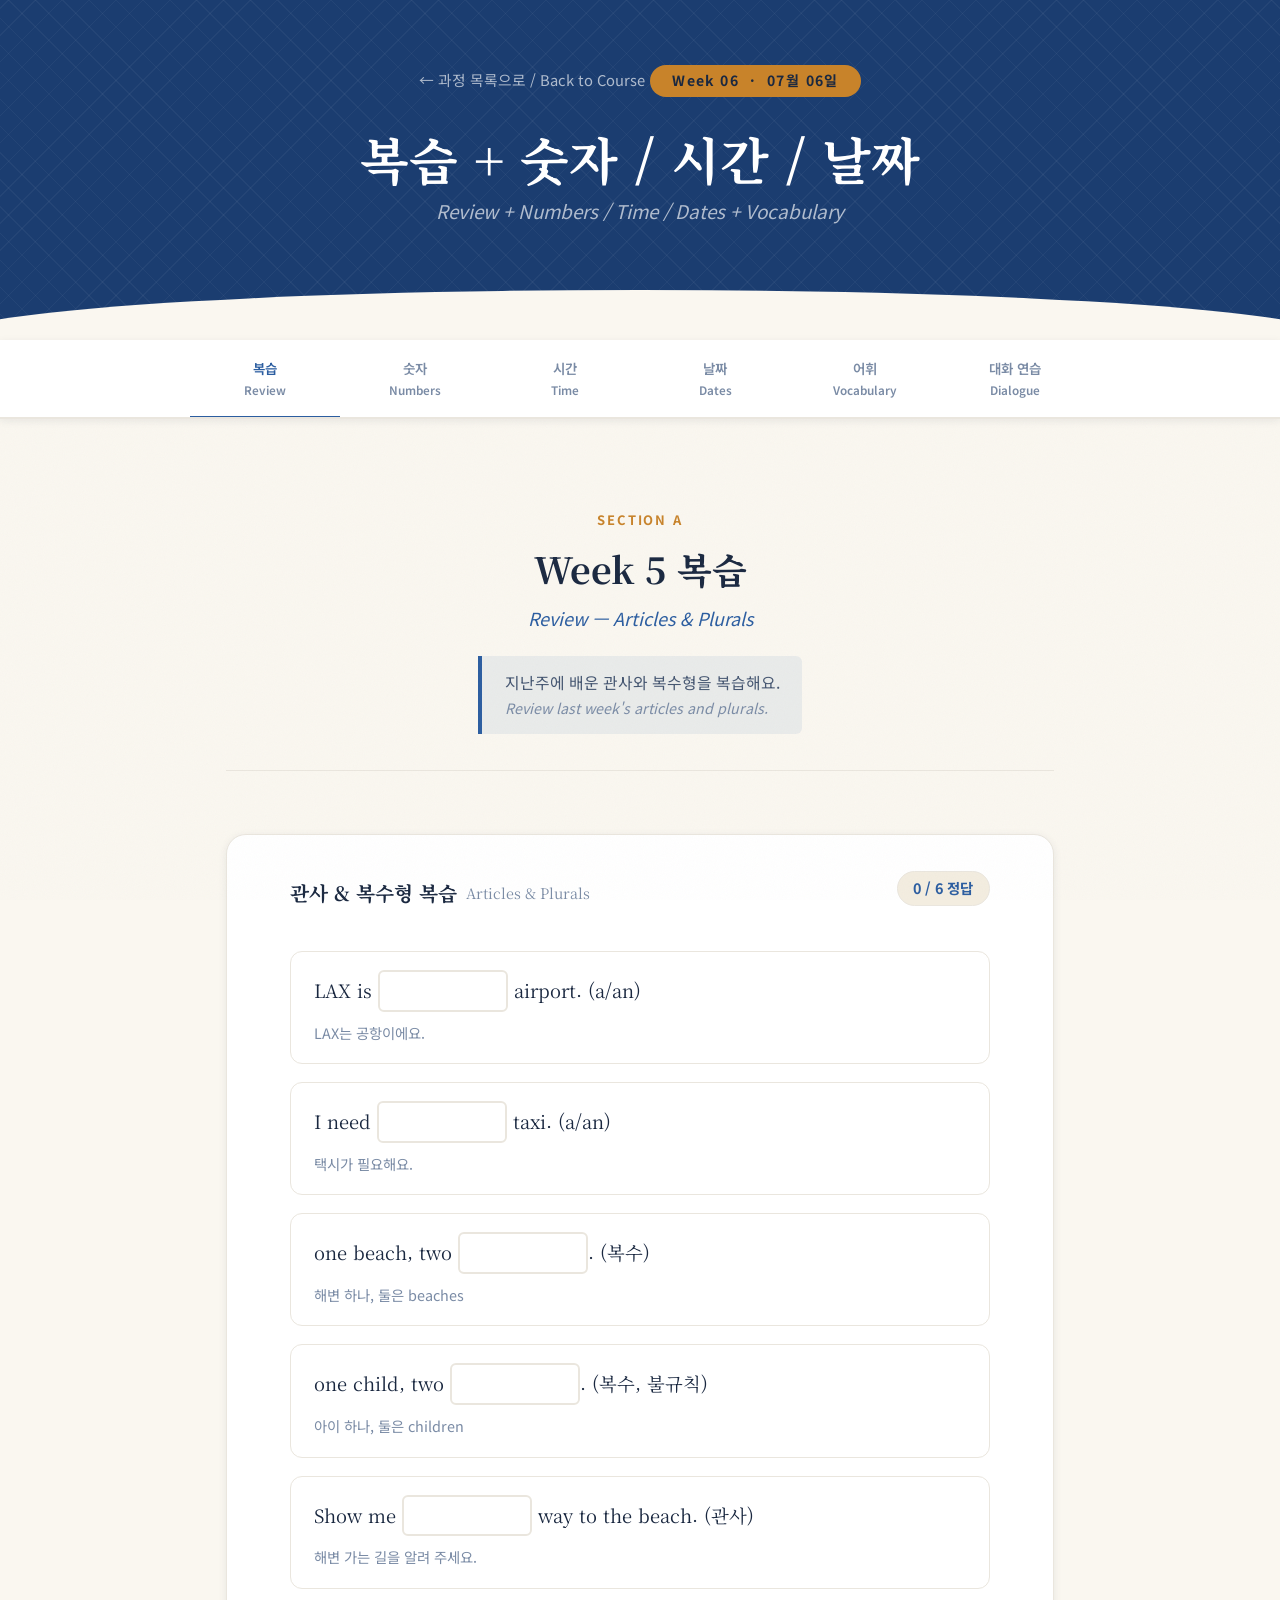
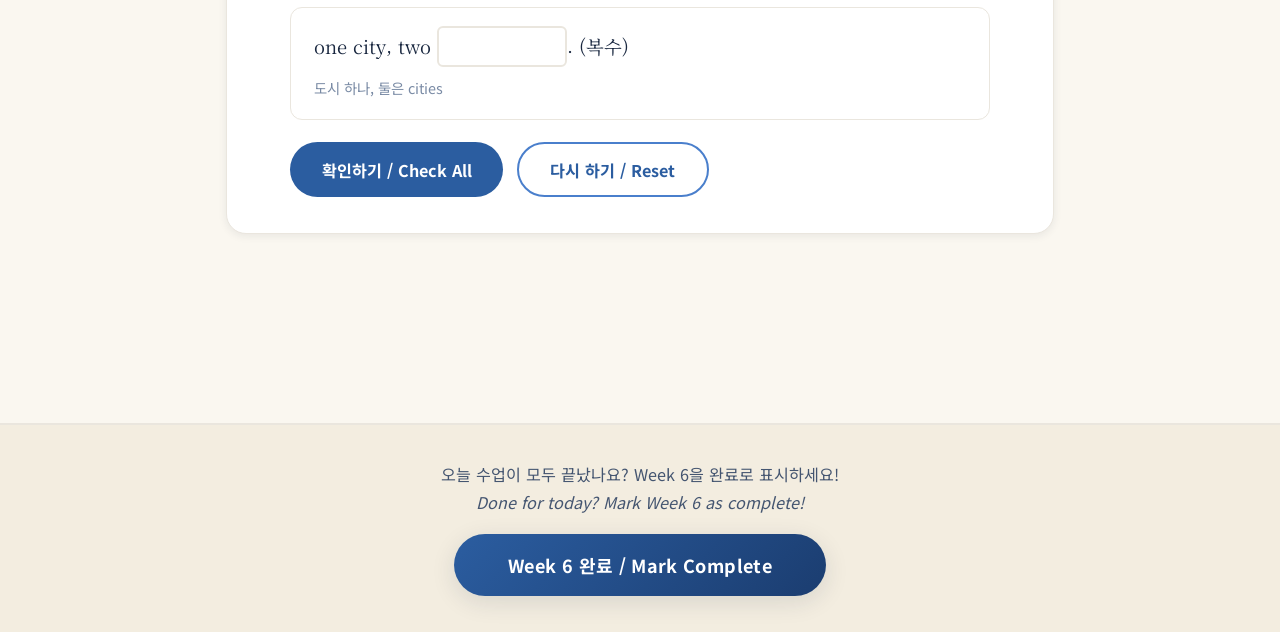
<file: weeks/week6.html>
<!DOCTYPE html>
<html lang="ko">
<head>
  <meta charset="UTF-8">
  <meta name="viewport" content="width=device-width, initial-scale=1.0">
  <title>Week 6 — 숫자/시간/날짜 | 기초 영어</title>
  <link rel="preconnect" href="https://fonts.googleapis.com">
  <link rel="preconnect" href="https://fonts.gstatic.com" crossorigin>
  <link href="https://fonts.googleapis.com/css2?family=Noto+Serif+KR:wght@400;600;700&family=Noto+Sans+KR:wght@300;400;500;700&display=swap" rel="stylesheet">
  <link rel="stylesheet" href="../css/styles.css">
  <style>
    .num-grid { display:grid; grid-template-columns:repeat(auto-fill,minmax(110px,1fr)); gap:0.625rem; margin:1rem 0; }
    .num-tile { background:var(--white); border:1.5px solid var(--mist); border-radius:var(--radius-md); padding:0.875rem 0.5rem; text-align:center; cursor:pointer; transition:all 0.15s; }
    .num-tile:hover { border-color:var(--cobalt-light); transform:translateY(-2px); box-shadow:var(--shadow-sm); }
    .num-tile.speaking { background:rgba(43,93,160,0.08); border-color:var(--cobalt); }
    .num-tile .digit { font-family:var(--font-serif); font-size:1.5rem; font-weight:700; color:var(--cobalt-dark); line-height:1; }
    .num-tile .word { font-size:0.8rem; color:var(--cobalt); font-weight:600; display:block; margin-top:4px; }
    .num-tile .ko { font-size:0.7rem; color:var(--text-light); display:block; }

    .clock-wrap { display:flex; flex-direction:column; align-items:center; gap:1.25rem; margin:1rem 0; }
    .clock { width:200px; height:200px; border-radius:50%; border:6px solid var(--cobalt-dark); position:relative; background:var(--white); box-shadow:var(--shadow-md); }
    .clock-num { position:absolute; font-family:var(--font-serif); font-weight:700; font-size:1rem; color:var(--ink); }
    .hand { position:absolute; left:50%; bottom:50%; transform-origin:bottom center; border-radius:4px; }
    .hand.hour { width:6px; height:50px; background:var(--ink); margin-left:-3px; }
    .hand.minute { width:4px; height:72px; background:var(--cobalt); margin-left:-2px; }
    .clock-center { position:absolute; top:50%; left:50%; width:14px; height:14px; background:var(--crimson); border-radius:50%; transform:translate(-50%,-50%); }

    .time-table { width:100%; border-collapse:collapse; font-size:0.92rem; margin:1rem 0; }
    .time-table th { background:var(--cobalt-dark); color:var(--white); padding:0.6rem 0.875rem; text-align:left; font-size:0.72rem; letter-spacing:0.06em; text-transform:uppercase; }
    .time-table td { padding:0.6rem 0.875rem; border-bottom:1px solid var(--mist); }
    .time-table tr:last-child td { border-bottom:none; }
    .time-table tr:nth-child(even) td { background:var(--paper-warm); }
    .time-table .time-val { font-family:var(--font-serif); font-weight:700; color:var(--crimson); font-size:1.05rem; }
    .time-table .say { font-family:var(--font-serif); color:var(--ink); }
    .time-table .ko-cell { font-size:0.8rem; color:var(--text-light); }
    .time-table .spk { background:none; border:1px solid var(--mist); border-radius:100px; padding:2px 9px; cursor:pointer; color:var(--cobalt); font-size:0.78rem; }
    .time-table .spk:hover { background:var(--cobalt); color:var(--white); }

    .chips-row { display:flex; flex-wrap:wrap; gap:0.5rem; margin:0.75rem 0; }
    .day-chip, .month-chip { display:inline-flex; align-items:center; gap:6px; padding:0.45rem 1rem; border-radius:100px; border:1.5px solid var(--mist); background:var(--white); font-family:var(--font-serif); font-size:0.92rem; font-weight:600; color:var(--ink); cursor:pointer; transition:all 0.15s; }
    .day-chip:hover, .month-chip:hover { border-color:var(--cobalt); color:var(--cobalt); transform:translateY(-1px); }
    .day-chip .ko, .month-chip .ko { font-size:0.72rem; color:var(--text-light); font-weight:400; }

    .fill-exercise { display:flex; flex-direction:column; gap:1rem; }
    .fill-item { background:var(--white); border:1.5px solid var(--mist); border-radius:var(--radius-md); padding:1rem 1.25rem; }
    .fill-item .fill-sentence { font-family:var(--font-serif); font-size:1.02rem; color:var(--ink); margin-bottom:0.625rem; }
    .fill-options { display:flex; gap:0.5rem; flex-wrap:wrap; margin-bottom:0.5rem; }
    .fill-opt-btn { padding:0.4rem 1.25rem; border:2px solid var(--mist); border-radius:100px; background:var(--paper); font-family:var(--font-serif); font-size:1rem; font-weight:700; color:var(--ink); cursor:pointer; transition:all 0.15s; }
    .fill-opt-btn:hover:not(:disabled) { border-color:var(--cobalt-light); color:var(--cobalt); }
    .fill-opt-btn.correct { border-color:var(--celadon); background:rgba(126,179,168,0.12); color:var(--celadon); }
    .fill-opt-btn.wrong { border-color:var(--crimson); background:rgba(192,57,43,0.08); color:var(--crimson); }
    .fill-hint { font-size:0.78rem; color:var(--text-light); font-style:italic; display:none; }
    .fill-item.revealed .fill-hint { display:block; }
  </style>
</head>
<body>

<header class="week-page-header">
  <div class="week-header-pattern" aria-hidden="true"></div>
  <div class="week-header-inner">
    <a href="../index.html" class="week-back-link">← 과정 목록으로 / Back to Course</a>
    <div class="week-number-badge">Week 06 &nbsp;·&nbsp; 07월 06일</div>
    <h1 class="week-page-title">복습 + 숫자 / 시간 / 날짜</h1>
    <p class="week-page-subtitle">Review + Numbers / Time / Dates + Vocabulary</p>
    <div id="w6-student-name" style="color:rgba(255,255,255,0.6);font-size:0.88rem;margin-top:0.5rem;"></div>
  </div>
</header>

<nav class="tab-nav">
  <div class="tab-nav-inner">
    <button class="tab-btn active" onclick="switchSection('review',this)"><span class="tab-ko">복습</span><span class="tab-en">Review</span></button>
    <button class="tab-btn" onclick="switchSection('numbers',this)"><span class="tab-ko">숫자</span><span class="tab-en">Numbers</span></button>
    <button class="tab-btn" onclick="switchSection('time',this)"><span class="tab-ko">시간</span><span class="tab-en">Time</span></button>
    <button class="tab-btn" onclick="switchSection('dates',this)"><span class="tab-ko">날짜</span><span class="tab-en">Dates</span></button>
    <button class="tab-btn" onclick="switchSection('vocab',this)"><span class="tab-ko">어휘</span><span class="tab-en">Vocabulary</span></button>
    <button class="tab-btn" onclick="switchSection('dialogue',this)"><span class="tab-ko">대화 연습</span><span class="tab-en">Dialogue</span></button>
  </div>
</nav>

<!-- REVIEW -->
<section class="lesson-section active" id="sec-review">
  <div class="section-banner">
    <span class="section-num">Section A</span><h2>Week 5 복습</h2>
    <span class="section-sub">Review — Articles &amp; Plurals</span>
    <div class="section-tip">지난주에 배운 관사와 복수형을 복습해요.<br><em>Review last week's articles and plurals.</em></div>
  </div>
  <div class="exercise-card">
    <div style="display:flex;align-items:center;justify-content:space-between;flex-wrap:wrap;gap:1rem;margin-bottom:1.25rem;">
      <h3>관사 &amp; 복수형 복습 <span style="font-size:0.8rem;font-weight:400;color:var(--text-light);">Articles &amp; Plurals</span></h3>
      <div class="progress-counter" id="review-score-badge">0 / 6 정답</div>
    </div>
    <div id="review-quiz" style="display:grid;gap:1rem;"></div>
    <div style="margin-top:1.25rem;display:flex;gap:0.75rem;flex-wrap:wrap;">
      <button class="btn-primary" onclick="checkAllReview()">확인하기 / Check All</button>
      <button class="btn-secondary" onclick="resetReview()">다시 하기 / Reset</button>
    </div>
  </div>
</section>

<!-- NUMBERS -->
<section class="lesson-section" id="sec-numbers">
  <div class="section-banner">
    <span class="section-num">Section B</span><h2>숫자</h2>
    <span class="section-sub">Numbers — Click to Hear Each One</span>
    <div class="section-tip">각 숫자를 클릭하면 영어 발음을 들을 수 있어요.<br><em>Click any number to hear how to say it in English.</em></div>
  </div>
  <div class="exercise-card">
    <h3>숫자 익히기 <span style="font-size:0.8rem;font-weight:400;color:var(--text-light);">Learn the Numbers</span></h3>
    <div class="num-grid" id="num-grid"></div>
  </div>
</section>

<!-- TIME -->
<section class="lesson-section" id="sec-time">
  <div class="section-banner">
    <span class="section-num">Section C</span><h2>시간 말하기</h2>
    <span class="section-sub">Telling Time — o'clock, half past, quarter</span>
    <div class="section-tip">영어로 시간을 말하는 방법을 배워요. 시계를 보고 연습하세요!<br><em>Learn how to tell time in English. Use the clock to practice!</em></div>
  </div>
  <div class="exercise-card">
    <h3>시계 연습 <span style="font-size:0.8rem;font-weight:400;color:var(--text-light);">Interactive Clock</span></h3>
    <div class="clock-wrap">
      <div class="clock" id="clock">
        <div class="hand hour" id="hand-hour"></div>
        <div class="hand minute" id="hand-minute"></div>
        <div class="clock-center"></div>
      </div>
      <div style="text-align:center;">
        <div id="clock-time" style="font-family:var(--font-serif);font-size:1.5rem;font-weight:700;color:var(--cobalt);">3:00</div>
        <div id="clock-say" style="font-family:var(--font-serif);color:var(--ink);margin-top:0.25rem;">It is three o'clock.</div>
        <div id="clock-ko" style="font-size:0.85rem;color:var(--text-light);">3시예요.</div>
      </div>
      <button class="btn-primary" onclick="randomTime()">&#8635; 다른 시간 / New Time</button>
    </div>
  </div>
  <div class="exercise-card" style="margin-top:1.25rem;">
    <h3>시간 표현 <span style="font-size:0.8rem;font-weight:400;color:var(--text-light);">Time Expressions</span></h3>
    <div style="overflow-x:auto;">
      <table class="time-table" id="time-table">
        <thead><tr><th>시간 Time</th><th>영어 표현 English</th><th>한국어</th><th>듣기</th></tr></thead>
        <tbody id="time-tbody"></tbody>
      </table>
    </div>
  </div>
</section>

<!-- DATES -->
<section class="lesson-section" id="sec-dates">
  <div class="section-banner">
    <span class="section-num">Section D</span><h2>요일 &amp; 날짜</h2>
    <span class="section-sub">Days, Months &amp; Dates</span>
    <div class="section-tip">요일과 월을 영어로 배워요. 각 단어를 클릭해 발음을 들으세요.<br><em>Learn the days and months in English. Click each one to hear it.</em></div>
  </div>
  <div class="exercise-card">
    <h3>요일 <span style="font-size:0.8rem;font-weight:400;color:var(--text-light);">Days of the Week</span></h3>
    <div class="chips-row" id="days-row"></div>
  </div>
  <div class="exercise-card" style="margin-top:1.25rem;">
    <h3>월 <span style="font-size:0.8rem;font-weight:400;color:var(--text-light);">Months of the Year</span></h3>
    <div class="chips-row" id="months-row"></div>
  </div>
  <div class="exercise-card" style="margin-top:1.25rem;">
    <h3>전치사 연습 <span style="font-size:0.8rem;font-weight:400;color:var(--text-light);">in / on / at with Time</span></h3>
    <div style="background:rgba(43,93,160,0.06);border-radius:var(--radius-md);padding:1rem;margin-bottom:1.25rem;font-size:0.9rem;color:var(--text-mid);">
      <strong>at</strong> + 시각 (at 3:00) &nbsp;·&nbsp; <strong>on</strong> + 요일/날짜 (on Monday) &nbsp;·&nbsp; <strong>in</strong> + 월/년 (in July)
    </div>
    <div class="fill-exercise" id="time-fill-exercise"></div>
    <div style="margin-top:1.25rem;display:flex;align-items:center;gap:1rem;flex-wrap:wrap;">
      <div class="progress-counter" id="tf-score-badge">0 / 6 정답</div>
      <button class="btn-secondary" onclick="resetTimeFill()" style="font-size:0.82rem;padding:0.5rem 1.25rem;">다시 하기 / Reset</button>
    </div>
  </div>
</section>

<!-- VOCAB -->
<section class="lesson-section" id="sec-vocab">
  <div class="section-banner">
    <span class="section-num">Section E</span><h2>이번 주 어휘</h2>
    <span class="section-sub">Week 6 Vocabulary — 25 Time &amp; Date Words</span>
    <div class="section-tip">시간과 날짜에 관한 단어들이에요.<br><em>Words about time and dates.</em></div>
  </div>
  <div style="display:flex;align-items:center;justify-content:space-between;flex-wrap:wrap;gap:1rem;margin-bottom:1.5rem;">
    <div style="display:flex;gap:0.5rem;align-items:center;flex-wrap:wrap;">
      <span style="font-size:0.78rem;font-weight:700;color:var(--text-light);letter-spacing:0.04em;">방향 / MODE:</span>
      <button class="btn-card-action btn-flip" id="mode-en-ko" onclick="setCardMode('en-ko')" style="padding:0.4rem 1rem;font-size:0.8rem;border-color:var(--cobalt);color:var(--cobalt);">영 &rarr; 한</button>
      <button class="btn-card-action btn-flip" id="mode-ko-en" onclick="setCardMode('ko-en')" style="padding:0.4rem 1rem;font-size:0.8rem;">한 &rarr; 영</button>
    </div>
    <div class="progress-counter" id="vocab-progress-badge">0 / 25 익힘</div>
  </div>
  <div class="flashcard-deck">
    <div class="flashcard-container" id="flashcard" onclick="flipCard()">
      <div class="flashcard-inner" id="flashcard-inner">
        <div class="card-face card-front">
          <span class="card-hint">클릭하면 뒤집어요 · Click to flip</span>
          <span class="card-main-text" id="card-front-text">o'clock</span>
          <span class="card-pron" id="card-pron-text"></span>
        </div>
        <div class="card-face card-back">
          <span class="card-hint">뜻 · Meaning</span>
          <span class="card-main-text" id="card-back-text">정각</span>
          <span class="card-example" id="card-example-text"></span>
        </div>
      </div>
    </div>
  </div>
  <div class="card-nav">
    <button class="btn-card-action btn-practice" onclick="markCard('practice')">&larr; 더 연습</button>
    <button class="btn-card-action btn-flip" onclick="prevCard()">&larr; 이전</button>
    <span class="card-counter" id="card-counter">1 / 25</span>
    <button class="btn-card-action btn-flip" onclick="nextCard()">다음 &rarr;</button>
    <button class="btn-card-action btn-know" onclick="markCard('know')">&#10003; 알아요!</button>
  </div>
  <div style="text-align:center;margin-top:1rem;">
    <button class="btn-card-action btn-speak" onclick="speakCurrentCard()" style="padding:0.5rem 1.5rem;">&#9654; 발음 듣기</button>
  </div>
  <div class="exercise-card" style="margin-top:2rem;">
    <h3>전체 단어 목록 <span style="font-size:0.8rem;font-weight:400;color:var(--text-light);">Full Vocabulary List</span></h3>
    <div style="overflow-x:auto;">
      <table style="width:100%;border-collapse:collapse;font-size:0.88rem;">
        <thead><tr style="border-bottom:2px solid var(--cobalt);">
          <th style="text-align:left;padding:0.6rem 0.75rem;color:var(--cobalt-dark);font-size:0.75rem;letter-spacing:0.05em;">ENGLISH</th>
          <th style="text-align:left;padding:0.6rem 0.75rem;color:var(--cobalt-dark);font-size:0.75rem;letter-spacing:0.05em;">한국어</th>
          <th style="text-align:left;padding:0.6rem 0.75rem;color:var(--cobalt-dark);font-size:0.75rem;letter-spacing:0.05em;">예문 / Example</th>
          <th style="padding:0.6rem 0.75rem;"></th>
        </tr></thead>
        <tbody id="vocab-table-body"></tbody>
      </table>
    </div>
  </div>
</section>

<!-- DIALOGUE -->
<section class="lesson-section" id="sec-dialogue">
  <div class="section-banner">
    <span class="section-num">Section F</span><h2>대화 연습</h2>
    <span class="section-sub">Dialogue Practice — Numbers, Time &amp; Dates in Use</span>
    <div class="section-tip">시간, 날짜, 숫자가 대화에서 어떻게 쓰이는지 보세요.<br><em>See how times, dates, and numbers work in real conversations.</em></div>
  </div>
  <div style="margin-bottom:1.5rem;"><div class="teacher-badge">&#128203; 선생님 감독 구역 · Teacher Supervised</div></div>
  <div id="dialogue-cards"></div>
  <div class="exercise-card" style="margin-top:1.5rem;">
    <div style="display:flex;align-items:center;gap:0.5rem;margin-bottom:1rem;">
      <span style="font-size:1.1rem;">&#128221;</span>
      <h3 style="margin:0;">선생님 관찰 메모 <em style="font-size:0.8rem;font-weight:400;color:var(--text-light);">Teacher Notes</em></h3>
    </div>
    <textarea class="teacher-notes-area" id="teacher-notes" placeholder="오늘 수업 메모... / Today's class notes..." rows="5"></textarea>
    <div style="margin-top:0.75rem;display:flex;gap:0.75rem;align-items:center;">
      <button class="btn-secondary" onclick="saveTeacherNotes()" style="font-size:0.82rem;padding:0.5rem 1.25rem;">저장 / Save Notes</button>
      <span id="notes-saved-msg" style="display:none;font-size:0.8rem;color:var(--celadon);">&#10003; 저장됨</span>
    </div>
  </div>
</section>

<div class="complete-week-bar">
  <p style="font-size:0.9rem;color:var(--text-mid);margin-bottom:1rem;">오늘 수업이 모두 끝났나요? Week 6을 완료로 표시하세요!<br><em>Done for today? Mark Week 6 as complete!</em></p>
  <button class="btn-complete-week" onclick="completeWeek(6)">Week 6 완료 / Mark Complete</button>
  <div id="completion-msg" style="display:none;margin-top:1rem;font-family:var(--font-serif);font-size:1.1rem;color:var(--cobalt);">
    훌륭합니다! Week 6을 완료했어요!<br><a href="../index.html" style="color:var(--cobalt);font-size:0.88rem;">&larr; 홈으로 / Back to Home</a>
  </div>
</div>

<script src="../js/data.js"></script>
<script src="../js/app.js"></script>
<script src="../js/week-common.js"></script>
<script>
var WK = 6;
document.addEventListener('DOMContentLoaded', function() {
  initWeekPage(WK, 'w6-student-name');
  buildReviewQuiz(reviewQs6, 'review-quiz', 'review-score-badge', 6);
  buildNumbers();
  buildTimeTable();
  buildDaysMonths();
  buildTimeFill();
  buildVocab(6);
  buildDialogues(6, 'dialogue-cards', ['B','C','P']);
  randomTime();
});

var reviewQs6 = [
  { prompt:'LAX is ___ airport. (a/an)',           answer:'an',       ko:'LAX는 공항이에요.' },
  { prompt:'I need ___ taxi. (a/an)',              answer:'a',        ko:'택시가 필요해요.' },
  { prompt:'one beach, two ___. (복수)',           answer:'beaches',  ko:'해변 하나, 둘은 beaches' },
  { prompt:'one child, two ___. (복수, 불규칙)',   answer:'children', ko:'아이 하나, 둘은 children' },
  { prompt:'Show me ___ way to the beach. (관사)', answer:'the',      ko:'해변 가는 길을 알려 주세요.' },
  { prompt:'one city, two ___. (복수)',            answer:'cities',   ko:'도시 하나, 둘은 cities' }
];

function buildNumbers() {
  var g=document.getElementById('num-grid'); if(!g||!COURSE_DATA.week6) return;
  COURSE_DATA.week6.numbers.forEach(function(n){
    var t=document.createElement('div'); t.className='num-tile';
    t.innerHTML='<div class="digit">'+n.num+'</div><span class="word">'+n.word+'</span><span class="ko">'+n.ko+'</span>';
    t.onclick=function(){ t.classList.add('speaking'); Speaker.speakWord(n.word); setTimeout(function(){t.classList.remove('speaking');},800); };
    g.appendChild(t);
  });
}

function buildTimeTable() {
  var tb=document.getElementById('time-tbody'); if(!tb||!COURSE_DATA.week6) return;
  COURSE_DATA.week6.timeExamples.forEach(function(r){
    var tr=document.createElement('tr');
    tr.innerHTML='<td class="time-val">'+r.time+'</td><td class="say">'+r.say+'</td><td class="ko-cell">'+r.ko+'</td><td><button class="spk" onclick="Speaker.speakText(\''+r.say.replace(/'/g,'')+'\')">&#9654;</button></td>';
    tb.appendChild(tr);
  });
}

function buildDaysMonths() {
  var dr=document.getElementById('days-row'), mr=document.getElementById('months-row');
  if (dr&&COURSE_DATA.week6) COURSE_DATA.week6.days.forEach(function(d){
    var c=document.createElement('button'); c.className='day-chip';
    c.innerHTML=d.en+' <span class="ko">'+d.ko+'</span>';
    c.onclick=function(){ Speaker.speakWord(d.en); };
    dr.appendChild(c);
  });
  if (mr&&COURSE_DATA.week6) COURSE_DATA.week6.months.forEach(function(m){
    var c=document.createElement('button'); c.className='month-chip';
    c.innerHTML=m.en+' <span class="ko">'+m.ko+'</span>';
    c.onclick=function(){ Speaker.speakWord(m.en); };
    mr.appendChild(c);
  });
}

var timeFillData = [
  { sentence:"The meeting is ___ 3 o'clock.", options:["in","on","at"], answer:"at", hint:"정확한 시각 -> at" },
  { sentence:"My birthday is ___ October.",   options:["in","on","at"], answer:"in", hint:"월 -> in" },
  { sentence:"We have class ___ Monday.",     options:["in","on","at"], answer:"on", hint:"요일 -> on" },
  { sentence:"The store opens ___ the morning.", options:["in","on","at"], answer:"in", hint:"in the morning -> in" },
  { sentence:"My appointment is ___ July 5th.", options:["in","on","at"], answer:"on", hint:"날짜 -> on" },
  { sentence:"The party starts ___ noon.",    options:["in","on","at"], answer:"at", hint:"noon(시점) -> at" }
];

function buildTimeFill() {
  buildGenericFill(timeFillData, 'time-fill-exercise', 'tf-score-badge', 'tf', 6, 'timeFill');
}
function resetTimeFill() { buildTimeFill(); var b=document.getElementById('tf-score-badge'); if(b) b.textContent='0 / 6 정답'; }

// Clock
var clockTimes = [
  { h:3, m:0,  time:"3:00", say:"It is three o'clock.",       ko:"3시예요." },
  { h:3, m:15, time:"3:15", say:"It is a quarter past three.", ko:"3시 15분이에요." },
  { h:3, m:30, time:"3:30", say:"It is half past three.",      ko:"3시 30분이에요." },
  { h:6, m:45, time:"6:45", say:"It is a quarter to seven.",   ko:"7시 15분 전이에요." },
  { h:9, m:10, time:"9:10", say:"It is ten past nine.",        ko:"9시 10분이에요." },
  { h:12,m:0,  time:"12:00",say:"It is twelve o'clock.",       ko:"12시예요." },
  { h:7, m:30, time:"7:30", say:"It is half past seven.",      ko:"7시 30분이에요." },
  { h:5, m:15, time:"5:15", say:"It is a quarter past five.",  ko:"5시 15분이에요." }
];
var clockIdx = 0;

function setupClockNumbers() {
  var clock=document.getElementById('clock');
  if (!clock || clock.dataset.built) return;
  clock.dataset.built='1';
  for (var i=1;i<=12;i++){
    var angle=(i*30)*Math.PI/180;
    var x=100+80*Math.sin(angle)-8;
    var y=100-80*Math.cos(angle)-10;
    var n=document.createElement('div'); n.className='clock-num';
    n.style.left=x+'px'; n.style.top=y+'px'; n.textContent=i;
    clock.appendChild(n);
  }
}

function randomTime() {
  setupClockNumbers();
  clockIdx=Math.floor(Math.random()*clockTimes.length);
  var t=clockTimes[clockIdx];
  var hourAngle=(t.h%12)*30 + t.m*0.5;
  var minAngle=t.m*6;
  document.getElementById('hand-hour').style.transform='rotate('+hourAngle+'deg)';
  document.getElementById('hand-minute').style.transform='rotate('+minAngle+'deg)';
  document.getElementById('clock-time').textContent=t.time;
  document.getElementById('clock-say').textContent=t.say;
  document.getElementById('clock-ko').textContent=t.ko;
  Speaker.speakText(t.say);
}
</script>
</body>
</html>
</file>
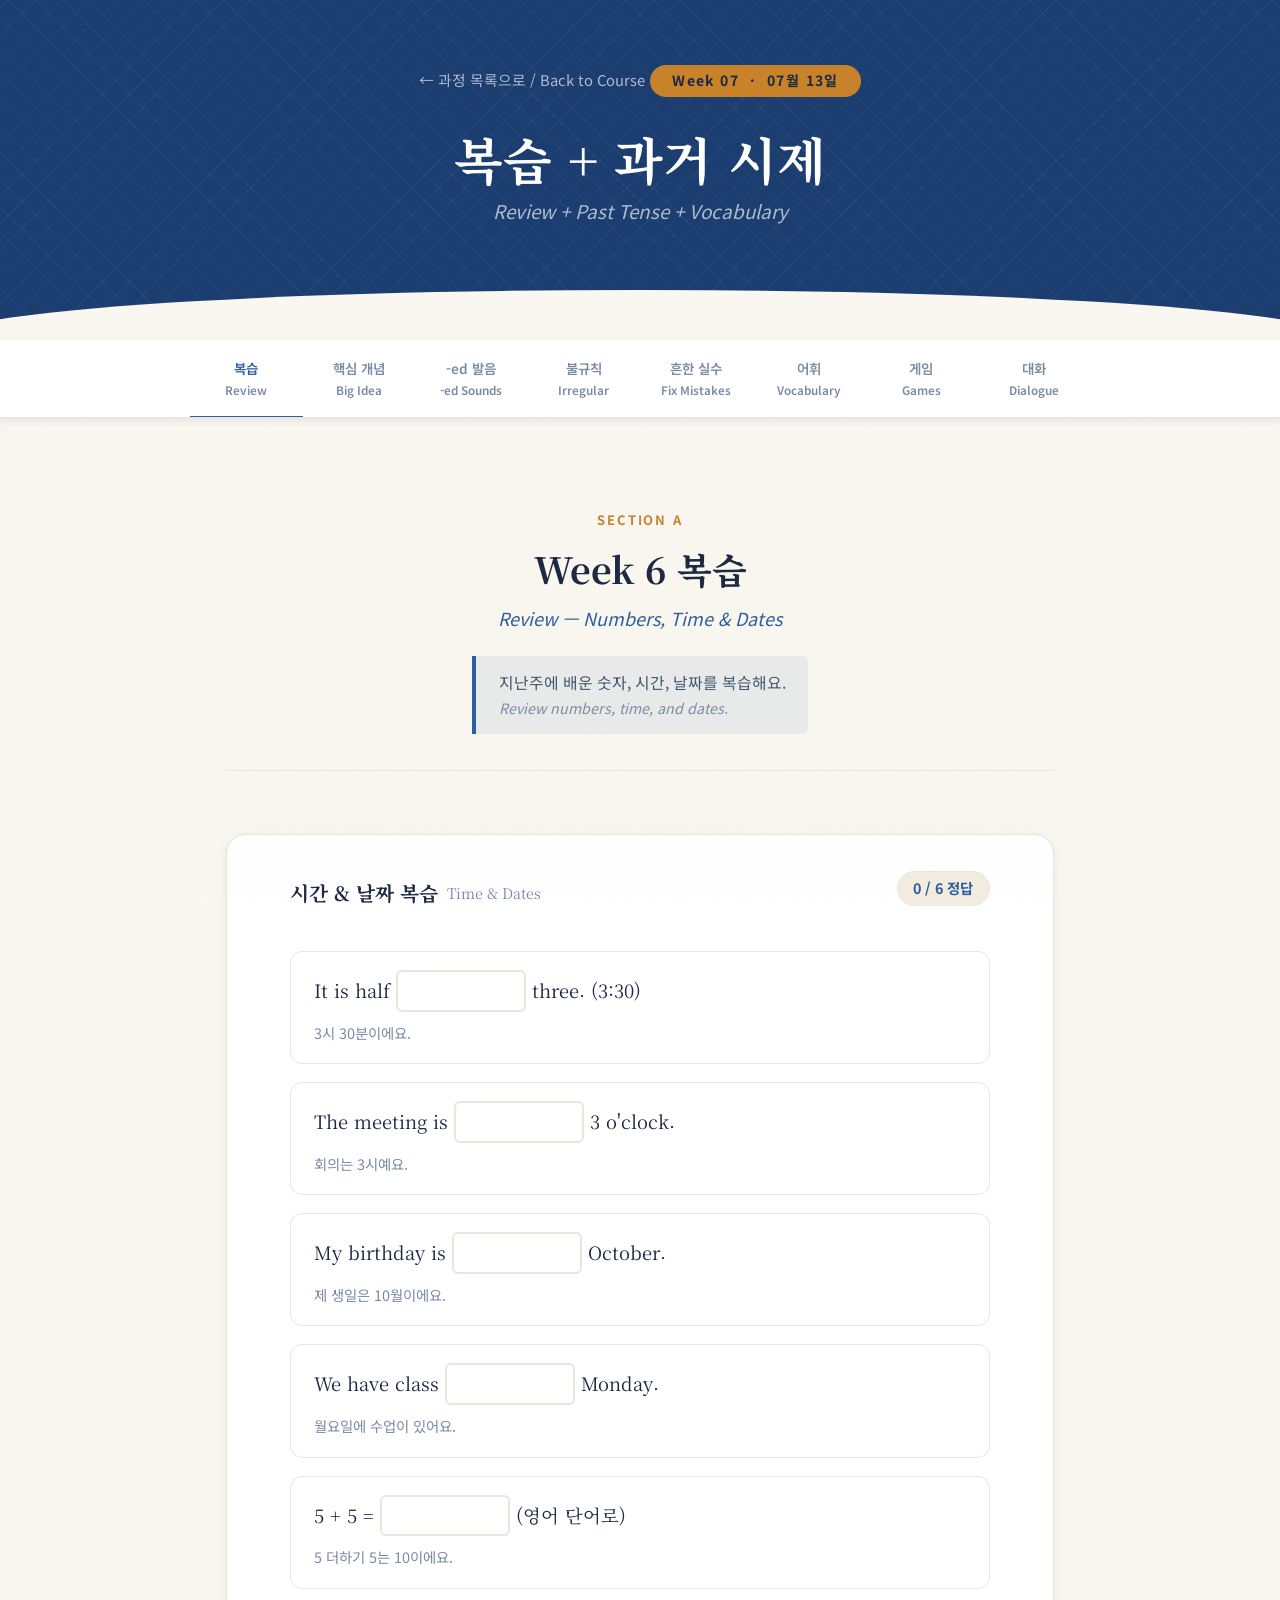
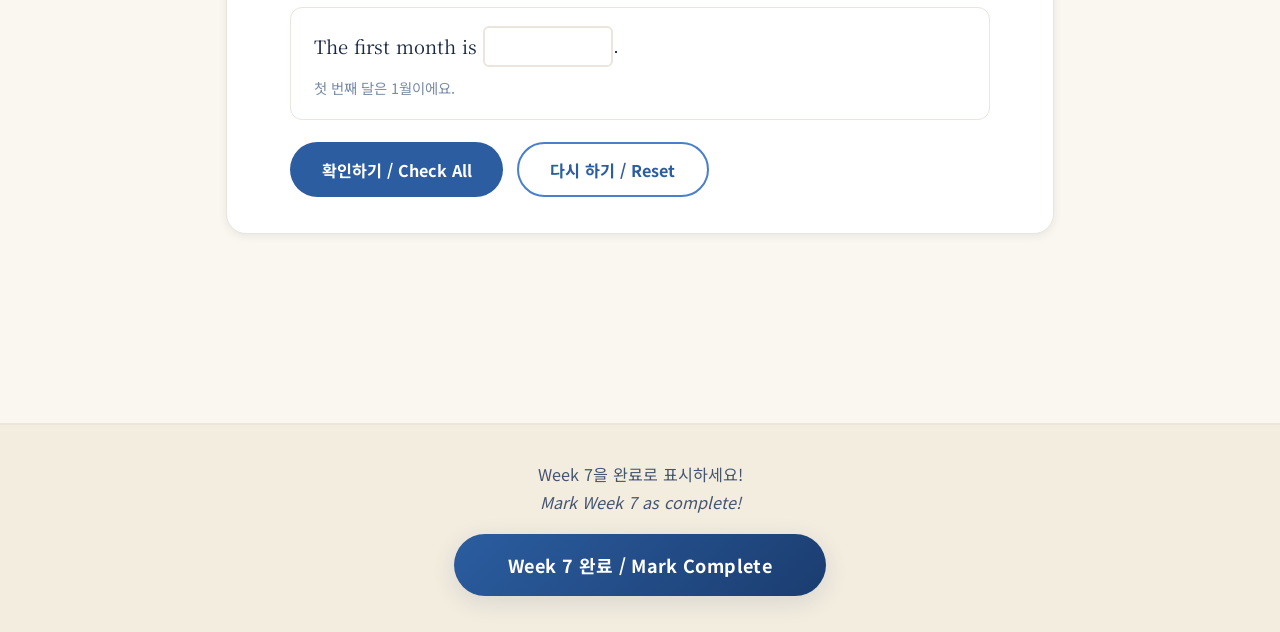
<file: weeks/week7.html>
<!DOCTYPE html>
<html lang="ko">
<head>
  <meta charset="UTF-8">
  <meta name="viewport" content="width=device-width, initial-scale=1.0">
  <title>Week 7 — 과거 시제 | 기초 영어</title>
  <link rel="preconnect" href="https://fonts.googleapis.com">
  <link rel="preconnect" href="https://fonts.gstatic.com" crossorigin>
  <link href="https://fonts.googleapis.com/css2?family=Noto+Serif+KR:wght@400;600;700&family=Noto+Sans+KR:wght@300;400;500;700&display=swap" rel="stylesheet">
  <link rel="stylesheet" href="../css/styles.css">
  <style>
    /* Concept cards (the big idea) */
    .concept-grid { display:grid; grid-template-columns:repeat(auto-fit,minmax(280px,1fr)); gap:1.25rem; margin:1rem 0; }
    .concept-card { background:var(--white); border:1.5px solid var(--mist); border-radius:var(--radius-md); padding:1.25rem; box-shadow:var(--shadow-sm); }
    .concept-card h4 { font-family:var(--font-serif); font-size:1.1rem; color:var(--cobalt-dark); margin:0 0 0.25rem; }
    .concept-card .c-en { font-size:0.82rem; color:var(--cobalt); font-style:italic; margin-bottom:0.75rem; }
    .concept-card .c-body { font-size:0.88rem; color:var(--text-mid); line-height:1.6; margin-bottom:0.875rem; }
    .concept-card .c-body .en { display:block; color:var(--text-light); font-style:italic; margin-top:0.35rem; }
    .cmp-row { display:flex; flex-direction:column; gap:0.5rem; }
    .cmp { display:flex; align-items:center; gap:0.625rem; padding:0.6rem 0.875rem; border-radius:var(--radius-sm); font-family:var(--font-serif); font-size:0.95rem; }
    .cmp.bad { background:rgba(192,57,43,0.07); color:var(--crimson); }
    .cmp.good { background:rgba(126,179,168,0.12); color:#2f7d6e; }
    .cmp .mk { font-weight:700; flex-shrink:0; }
    .cmp .play-mini { margin-left:auto; border:none; background:none; cursor:pointer; color:inherit; font-size:0.8rem; opacity:0.7; }
    .cmp .play-mini:hover { opacity:1; }

    /* Time marker chips */
    .tm-row { display:flex; flex-wrap:wrap; gap:0.5rem; margin:1rem 0; }
    .tm-chip { display:inline-flex; flex-direction:column; align-items:center; padding:0.5rem 1rem; border-radius:var(--radius-md); border:1.5px solid var(--gold); background:rgba(200,131,42,0.06); cursor:pointer; transition:all 0.15s; }
    .tm-chip:hover { background:rgba(200,131,42,0.14); transform:translateY(-2px); }
    .tm-chip .tm-en { font-family:var(--font-serif); font-weight:700; color:var(--gold-dark,#9a6a15); font-size:0.95rem; }
    .tm-chip .tm-ko { font-size:0.72rem; color:var(--text-light); }

    /* -ed sound panels */
    .ed-grid { display:grid; grid-template-columns:repeat(auto-fit,minmax(260px,1fr)); gap:1rem; margin:1rem 0; }
    .ed-card { background:var(--white); border:1.5px solid var(--mist); border-radius:var(--radius-md); overflow:hidden; box-shadow:var(--shadow-sm); }
    .ed-head { padding:0.875rem 1.25rem; color:var(--white); text-align:center; }
    .ed-card.t .ed-head { background:var(--cobalt); }
    .ed-card.d .ed-head { background:var(--celadon); }
    .ed-card.id .ed-head { background:var(--crimson); }
    .ed-head .ed-sound { font-family:var(--font-serif); font-size:1.75rem; font-weight:700; line-height:1; }
    .ed-head .ed-label { font-size:0.78rem; opacity:0.92; display:block; margin-top:3px; }
    .ed-body { padding:1.125rem 1.25rem; }
    .ed-rule { font-size:0.82rem; color:var(--text-mid); line-height:1.55; margin-bottom:0.875rem; padding-bottom:0.875rem; border-bottom:1px dashed var(--mist); }
    .ed-ex { display:flex; align-items:center; justify-content:space-between; gap:0.5rem; padding:0.4rem 0; cursor:pointer; border-radius:var(--radius-sm); transition:background 0.12s; }
    .ed-ex:hover { background:var(--paper-warm); }
    .ed-ex .ex-word { font-family:var(--font-serif); font-weight:600; color:var(--ink); font-size:0.95rem; }
    .ed-ex .ex-say { font-size:0.78rem; color:var(--cobalt); font-style:italic; }
    .ed-ex .ex-ko { font-size:0.72rem; color:var(--text-light); }
    .syllable-warn { background:rgba(200,131,42,0.1); border-left:4px solid var(--gold); border-radius:0 var(--radius-sm) var(--radius-sm) 0; padding:1rem 1.25rem; margin:1.25rem 0; font-size:0.88rem; color:var(--text-mid); line-height:1.6; }
    .syllable-warn strong { color:#9a6a15; }
    .throat-tip { background:rgba(43,93,160,0.06); border-radius:var(--radius-md); padding:1rem 1.25rem; margin:1rem 0; font-size:0.88rem; color:var(--text-mid); line-height:1.6; }

    /* Sound-sorting game */
    .sort-pool { display:flex; flex-wrap:wrap; gap:0.5rem; justify-content:center; min-height:52px; padding:1rem; background:var(--paper-warm); border-radius:var(--radius-md); margin-bottom:1.25rem; }
    .sort-word { padding:0.5rem 1.125rem; border-radius:100px; border:2px solid var(--cobalt-light); background:var(--white); font-family:var(--font-serif); font-weight:700; color:var(--cobalt-dark); cursor:pointer; transition:all 0.15s; font-size:0.95rem; }
    .sort-word:hover { background:var(--cobalt); color:var(--white); transform:translateY(-2px); }
    .sort-word.selected { background:var(--cobalt); color:var(--white); box-shadow:var(--shadow-md); }
    .sort-bins { display:grid; grid-template-columns:repeat(3,1fr); gap:0.75rem; }
    .sort-bin { border:2px dashed var(--mist); border-radius:var(--radius-md); padding:0.75rem; min-height:130px; text-align:center; cursor:pointer; transition:all 0.15s; }
    .sort-bin:hover { border-color:var(--cobalt-light); background:rgba(43,93,160,0.03); }
    .sort-bin .bin-label { font-family:var(--font-serif); font-weight:700; font-size:1.15rem; color:var(--cobalt-dark); }
    .sort-bin .bin-sub { font-size:0.68rem; color:var(--text-light); display:block; margin-bottom:0.5rem; }
    .sort-bin .bin-items { display:flex; flex-wrap:wrap; gap:0.375rem; justify-content:center; }
    .sort-bin .placed { padding:0.3rem 0.75rem; border-radius:100px; font-size:0.82rem; font-weight:600; font-family:var(--font-serif); }
    .sort-bin .placed.ok { background:rgba(126,179,168,0.18); color:#2f7d6e; }
    .sort-bin .placed.no { background:rgba(192,57,43,0.12); color:var(--crimson); }
    @media(max-width:560px){ .sort-bins{grid-template-columns:1fr;} }

    /* Tables */
    .past-table { width:100%; border-collapse:collapse; font-size:0.92rem; margin:1rem 0; }
    .past-table th { background:var(--cobalt-dark); color:var(--white); padding:0.6rem 0.875rem; text-align:left; font-size:0.72rem; letter-spacing:0.06em; text-transform:uppercase; }
    .past-table td { padding:0.6rem 0.875rem; border-bottom:1px solid var(--mist); }
    .past-table tr:last-child td { border-bottom:none; }
    .past-table tr:nth-child(even) td { background:var(--paper-warm); }
    .past-table .base { font-family:var(--font-serif); color:var(--text-mid); }
    .past-table .past { font-family:var(--font-serif); font-weight:700; color:var(--crimson); font-size:1.05rem; }
    .past-table .wrong { font-size:0.8rem; color:var(--text-light); text-decoration:line-through; }
    .past-table .sound-tag { font-size:0.7rem; padding:2px 8px; border-radius:100px; background:rgba(43,93,160,0.1); color:var(--cobalt); font-weight:700; }
    .past-table .ko-cell { font-size:0.8rem; color:var(--text-light); }
    .past-table .spk { background:none; border:1px solid var(--mist); border-radius:100px; padding:2px 9px; cursor:pointer; color:var(--cobalt); font-size:0.78rem; }
    .past-table .spk:hover { background:var(--cobalt); color:var(--white); }

    /* Korean error cards */
    .err-card { background:var(--white); border:1.5px solid var(--mist); border-left:5px solid var(--crimson); border-radius:var(--radius-md); padding:1.125rem 1.25rem; margin-bottom:1rem; }
    .err-line { display:flex; align-items:center; gap:0.625rem; font-family:var(--font-serif); font-size:1rem; margin-bottom:0.4rem; }
    .err-line .x { color:var(--crimson); font-weight:700; flex-shrink:0; }
    .err-line .check { color:var(--celadon); font-weight:700; flex-shrink:0; }
    .err-line.bad { color:var(--crimson); text-decoration:line-through; text-decoration-color:rgba(192,57,43,0.4); }
    .err-line.fix { color:#2f7d6e; }
    .err-line .play-mini { margin-left:auto; border:1px solid var(--mist); background:var(--white); border-radius:100px; padding:2px 9px; cursor:pointer; color:var(--cobalt); font-size:0.75rem; text-decoration:none; }
    .err-tip { font-size:0.82rem; color:var(--text-mid); background:var(--paper-warm); border-radius:var(--radius-sm); padding:0.6rem 0.875rem; margin-top:0.625rem; line-height:1.5; }

    /* Fill exercises */
    .fill-exercise { display:flex; flex-direction:column; gap:1rem; }
    .fill-item { background:var(--white); border:1.5px solid var(--mist); border-radius:var(--radius-md); padding:1rem 1.25rem; }
    .fill-item .fill-sentence { font-family:var(--font-serif); font-size:1.02rem; color:var(--ink); margin-bottom:0.625rem; }
    .fill-options { display:flex; gap:0.5rem; flex-wrap:wrap; margin-bottom:0.5rem; }
    .fill-opt-btn { padding:0.4rem 1.25rem; border:2px solid var(--mist); border-radius:100px; background:var(--paper); font-family:var(--font-serif); font-size:1rem; font-weight:700; color:var(--ink); cursor:pointer; transition:all 0.15s; }
    .fill-opt-btn:hover:not(:disabled) { border-color:var(--cobalt-light); color:var(--cobalt); }
    .fill-opt-btn.correct { border-color:var(--celadon); background:rgba(126,179,168,0.12); color:var(--celadon); }
    .fill-opt-btn.wrong { border-color:var(--crimson); background:rgba(192,57,43,0.08); color:var(--crimson); }
    .fill-hint { font-size:0.78rem; color:var(--text-light); font-style:italic; display:none; }
    .fill-item.revealed .fill-hint { display:block; }

    /* Match game columns */
    .match-columns { display:grid; grid-template-columns:1fr 1fr; gap:1rem; margin:1rem 0; }
    .match-col-header { font-size:0.72rem; font-weight:700; letter-spacing:0.08em; color:var(--text-light); text-align:center; padding-bottom:0.5rem; border-bottom:1px solid var(--mist); margin-bottom:0.5rem; }
    @media(max-width:600px){ .match-columns{grid-template-columns:1fr;} .past-table{font-size:0.82rem;} .past-table th,.past-table td{padding:0.5rem 0.4rem;} }
  </style>
</head>
<body>

<header class="week-page-header">
  <div class="week-header-pattern" aria-hidden="true"></div>
  <div class="week-header-inner">
    <a href="../index.html" class="week-back-link">← 과정 목록으로 / Back to Course</a>
    <div class="week-number-badge">Week 07 &nbsp;·&nbsp; 07월 13일</div>
    <h1 class="week-page-title">복습 + 과거 시제</h1>
    <p class="week-page-subtitle">Review + Past Tense + Vocabulary</p>
    <div id="w7-student-name" style="color:rgba(255,255,255,0.6);font-size:0.88rem;margin-top:0.5rem;"></div>
  </div>
</header>

<nav class="tab-nav">
  <div class="tab-nav-inner">
    <button class="tab-btn active" onclick="switchSection('review',this)"><span class="tab-ko">복습</span><span class="tab-en">Review</span></button>
    <button class="tab-btn" onclick="switchSection('concept',this)"><span class="tab-ko">핵심 개념</span><span class="tab-en">Big Idea</span></button>
    <button class="tab-btn" onclick="switchSection('sounds',this)"><span class="tab-ko">-ed 발음</span><span class="tab-en">-ed Sounds</span></button>
    <button class="tab-btn" onclick="switchSection('irregular',this)"><span class="tab-ko">불규칙</span><span class="tab-en">Irregular</span></button>
    <button class="tab-btn" onclick="switchSection('mistakes',this)"><span class="tab-ko">흔한 실수</span><span class="tab-en">Fix Mistakes</span></button>
    <button class="tab-btn" onclick="switchSection('vocab',this)"><span class="tab-ko">어휘</span><span class="tab-en">Vocabulary</span></button>
    <button class="tab-btn" onclick="switchSection('game',this)"><span class="tab-ko">게임</span><span class="tab-en">Games</span></button>
    <button class="tab-btn" onclick="switchSection('dialogue',this)"><span class="tab-ko">대화</span><span class="tab-en">Dialogue</span></button>
  </div>
</nav>

<!-- REVIEW -->
<section class="lesson-section active" id="sec-review">
  <div class="section-banner">
    <span class="section-num">Section A</span><h2>Week 6 복습</h2>
    <span class="section-sub">Review — Numbers, Time &amp; Dates</span>
    <div class="section-tip">지난주에 배운 숫자, 시간, 날짜를 복습해요.<br><em>Review numbers, time, and dates.</em></div>
  </div>
  <div class="exercise-card">
    <div style="display:flex;align-items:center;justify-content:space-between;flex-wrap:wrap;gap:1rem;margin-bottom:1.25rem;">
      <h3>시간 &amp; 날짜 복습 <span style="font-size:0.8rem;font-weight:400;color:var(--text-light);">Time &amp; Dates</span></h3>
      <div class="progress-counter" id="review-score-badge">0 / 6 정답</div>
    </div>
    <div id="review-quiz" style="display:grid;gap:1rem;"></div>
    <div style="margin-top:1.25rem;display:flex;gap:0.75rem;flex-wrap:wrap;">
      <button class="btn-primary" onclick="checkAllReview()">확인하기 / Check All</button>
      <button class="btn-secondary" onclick="resetReview()">다시 하기 / Reset</button>
    </div>
  </div>
</section>

<!-- CONCEPT: THE BIG IDEA -->
<section class="lesson-section" id="sec-concept">
  <div class="section-banner">
    <span class="section-num">Section B</span><h2>핵심 개념: 과거는 동사로 표현해요</h2>
    <span class="section-sub">The Big Idea — English Marks the Past on the VERB</span>
    <div class="section-tip">
      한국어는 '갔다'처럼 동사에 '-았/었-'을 붙여요. 영어도 똑같이 동사를 바꿔요. 가장 중요한 규칙: <strong>시간 단어(yesterday)가 있어도 동사를 반드시 과거형으로 바꿔야 해요.</strong><br>
      <em>Korean adds -았/었- to the verb. English changes the verb too. Most important: even with a time word, you must still make the verb past.</em>
    </div>
  </div>
  <div class="concept-grid" id="concept-grid"></div>

  <div class="exercise-card" style="margin-top:1.5rem;">
    <h3>과거를 알려주는 시간 단어 <span style="font-size:0.8rem;font-weight:400;color:var(--text-light);">Time Words That Signal the Past</span></h3>
    <p style="font-size:0.88rem;color:var(--text-mid);margin-bottom:0.5rem;">이 단어가 보이면 동사는 반드시 과거형! 클릭해서 들어보세요.<br><em>See one of these? The verb must be past! Click to listen.</em></p>
    <div class="tm-row" id="tm-row"></div>
  </div>
</section>

<!-- -ED SOUNDS -->
<section class="lesson-section" id="sec-sounds">
  <div class="section-banner">
    <span class="section-num">Section C</span><h2>규칙 동사와 -ed의 세 가지 소리</h2>
    <span class="section-sub">Regular Verbs &amp; the Three Sounds of -ed</span>
    <div class="section-tip">
      규칙 동사는 -ed를 붙여요. 하지만 -ed는 세 가지로 발음돼요: /t/, /d/, /ɪd/. 각 카드의 단어를 클릭해 들어보세요.<br>
      <em>Regular verbs add -ed. But -ed has three sounds: /t/, /d/, /ɪd/. Click any word to hear it.</em>
    </div>
  </div>

  <div class="syllable-warn">
    <strong>한국어 화자를 위한 가장 중요한 팁:</strong> 한국어는 받침 뒤에 자음을 이어서 발음하기 어려워서 '으' 소리를 넣는 경향이 있어요. 그러면 "walked"가 "워크-으-드"(3음절)가 돼요. 하지만 <strong>walked는 한 음절('workt')이에요!</strong> /t/와 /d/ 소리는 절대 음절을 늘리지 않아요. 오직 /ɪd/(want→wanted)만 음절이 하나 늘어나요.<br>
    <em><strong>Most important tip for Korean speakers:</strong> Do not add a '으' vowel. "walked" is ONE syllable ('workt'), not three. Only /ɪd/ adds a syllable.</em>
  </div>

  <div class="ed-grid" id="ed-grid"></div>

  <div class="throat-tip">
    <strong>목에 손을 대보세요 (Hand-on-throat test):</strong> 동사의 마지막 소리를 낼 때 목이 <strong>떨리면</strong> 유성음 → -ed는 /d/. 떨림 없이 <strong>바람만</strong> 나오면 무성음 → -ed는 /t/. 마지막 소리가 <strong>t 또는 d</strong>이면 → /ɪd/ (음절 +1).<br>
    <em>Feel your throat. Vibration = voiced → /d/. Just air = voiceless → /t/. Ends in a t/d sound → /ɪd/ (adds a syllable).</em>
  </div>

  <div class="exercise-card" style="margin-top:1.25rem;">
    <h3>규칙 동사 표 <span style="font-size:0.8rem;font-weight:400;color:var(--text-light);">Regular Verbs — With Sound</span></h3>
    <div style="overflow-x:auto;">
      <table class="past-table" id="reg-table">
        <thead><tr><th>현재 Base</th><th>과거 Past (+ed)</th><th>소리 Sound</th><th>한국어</th><th>듣기</th></tr></thead>
        <tbody id="reg-tbody"></tbody>
      </table>
    </div>
  </div>

  <div class="exercise-card" style="margin-top:1.25rem;">
    <h3>과거형 채우기 <span style="font-size:0.8rem;font-weight:400;color:var(--text-light);">Choose the Correct Past Form</span></h3>
    <p style="font-size:0.88rem;color:var(--text-mid);margin-bottom:1.25rem;">규칙·불규칙·did 함정이 섞여 있어요. 잘 보고 고르세요!<br><em>A mix of regular, irregular, and 'did' traps. Choose carefully!</em></p>
    <div class="fill-exercise" id="past-fill-exercise"></div>
    <div style="margin-top:1.25rem;display:flex;align-items:center;gap:1rem;flex-wrap:wrap;">
      <div class="progress-counter" id="pastf-score-badge">0 / 12 정답</div>
      <button class="btn-secondary" onclick="resetPastFill()" style="font-size:0.82rem;padding:0.5rem 1.25rem;">다시 하기 / Reset</button>
    </div>
  </div>
</section>

<!-- IRREGULAR -->
<section class="lesson-section" id="sec-irregular">
  <div class="section-banner">
    <span class="section-num">Section D</span><h2>불규칙 과거형</h2>
    <span class="section-sub">Irregular Past Tense — Do NOT Add -ed!</span>
    <div class="section-tip">
      많이 쓰는 동사들은 불규칙해요. -ed를 붙이면 안 돼요! "goed", "eated"는 틀린 말이에요. 완전히 바뀐 형태를 외워야 해요.<br>
      <em>Common verbs are irregular. Never add -ed! "goed" and "eated" are wrong. Memorize the changed form.</em>
    </div>
  </div>
  <div class="exercise-card">
    <h3>불규칙 동사 <span style="font-size:0.8rem;font-weight:400;color:var(--text-light);">Irregular Verbs — "NOT goed!"</span></h3>
    <div style="overflow-x:auto;">
      <table class="past-table" id="irr-table">
        <thead><tr><th>현재 Base</th><th>맞음 Correct</th><th>틀림 Wrong</th><th>한국어</th><th>듣기</th></tr></thead>
        <tbody id="irr-tbody"></tbody>
      </table>
    </div>
  </div>
</section>

<!-- MISTAKES -->
<section class="lesson-section" id="sec-mistakes">
  <div class="section-banner">
    <span class="section-num">Section E</span><h2>한국어 화자의 흔한 실수</h2>
    <span class="section-sub">Common Korean-Speaker Mistakes — And How to Fix Them</span>
    <div class="section-tip">
      한국어 화자들이 과거 시제에서 자주 하는 실수예요. 틀린 문장과 맞는 문장을 비교하고, 이유를 이해하세요.<br>
      <em>These are the past-tense mistakes Korean speakers make most. Compare the wrong and right sentences, and learn why.</em>
    </div>
  </div>
  <div id="error-cards"></div>
</section>

<!-- VOCAB -->
<section class="lesson-section" id="sec-vocab">
  <div class="section-banner">
    <span class="section-num">Section F</span><h2>이번 주 어휘</h2>
    <span class="section-sub">Week 7 Vocabulary — Past-Tense Words</span>
    <div class="section-tip">과거 이야기를 할 때 쓰는 단어들이에요.<br><em>Words for telling stories about the past.</em></div>
  </div>
  <div style="display:flex;align-items:center;justify-content:space-between;flex-wrap:wrap;gap:1rem;margin-bottom:1.5rem;">
    <div style="display:flex;gap:0.5rem;align-items:center;flex-wrap:wrap;">
      <span style="font-size:0.78rem;font-weight:700;color:var(--text-light);letter-spacing:0.04em;">방향 / MODE:</span>
      <button class="btn-card-action btn-flip" id="mode-en-ko" onclick="setCardMode('en-ko')" style="padding:0.4rem 1rem;font-size:0.8rem;border-color:var(--cobalt);color:var(--cobalt);">영 &rarr; 한</button>
      <button class="btn-card-action btn-flip" id="mode-ko-en" onclick="setCardMode('ko-en')" style="padding:0.4rem 1rem;font-size:0.8rem;">한 &rarr; 영</button>
    </div>
    <div class="progress-counter" id="vocab-progress-badge">0 / 26 익힘</div>
  </div>
  <div class="flashcard-deck">
    <div class="flashcard-container" id="flashcard" onclick="flipCard()">
      <div class="flashcard-inner" id="flashcard-inner">
        <div class="card-face card-front">
          <span class="card-hint">클릭하면 뒤집어요 · Click to flip</span>
          <span class="card-main-text" id="card-front-text">yesterday</span>
          <span class="card-pron" id="card-pron-text"></span>
        </div>
        <div class="card-face card-back">
          <span class="card-hint">뜻 · Meaning</span>
          <span class="card-main-text" id="card-back-text">어제</span>
          <span class="card-example" id="card-example-text"></span>
        </div>
      </div>
    </div>
  </div>
  <div class="card-nav">
    <button class="btn-card-action btn-practice" onclick="markCard('practice')">&larr; 더 연습</button>
    <button class="btn-card-action btn-flip" onclick="prevCard()">&larr; 이전</button>
    <span class="card-counter" id="card-counter">1 / 26</span>
    <button class="btn-card-action btn-flip" onclick="nextCard()">다음 &rarr;</button>
    <button class="btn-card-action btn-know" onclick="markCard('know')">&#10003; 알아요!</button>
  </div>
  <div style="text-align:center;margin-top:1rem;">
    <button class="btn-card-action btn-speak" onclick="speakCurrentCard()" style="padding:0.5rem 1.5rem;">&#9654; 발음 듣기</button>
  </div>
  <div class="exercise-card" style="margin-top:2rem;">
    <h3>전체 단어 목록 <span style="font-size:0.8rem;font-weight:400;color:var(--text-light);">Full Vocabulary List</span></h3>
    <div style="overflow-x:auto;">
      <table style="width:100%;border-collapse:collapse;font-size:0.88rem;">
        <thead><tr style="border-bottom:2px solid var(--cobalt);">
          <th style="text-align:left;padding:0.6rem 0.75rem;color:var(--cobalt-dark);font-size:0.75rem;letter-spacing:0.05em;">ENGLISH</th>
          <th style="text-align:left;padding:0.6rem 0.75rem;color:var(--cobalt-dark);font-size:0.75rem;letter-spacing:0.05em;">한국어</th>
          <th style="text-align:left;padding:0.6rem 0.75rem;color:var(--cobalt-dark);font-size:0.75rem;letter-spacing:0.05em;">예문 / Example</th>
          <th style="padding:0.6rem 0.75rem;"></th>
        </tr></thead>
        <tbody id="vocab-table-body"></tbody>
      </table>
    </div>
  </div>
</section>

<!-- GAMES -->
<section class="lesson-section" id="sec-game">
  <div class="section-banner">
    <span class="section-num">Section G</span><h2>게임</h2>
    <span class="section-sub">Games — Sound Sorting &amp; Verb Matching</span>
    <div class="section-tip">두 가지 게임으로 연습해요: -ed 소리 분류하기, 그리고 현재-과거 짝 맞추기.<br><em>Two games: sort the -ed sounds, and match present to past.</em></div>
  </div>

  <div class="exercise-card">
    <h3>게임 1: -ed 소리 분류 <span style="font-size:0.8rem;font-weight:400;color:var(--text-light);">Game 1 — Sort the -ed Sound</span></h3>
    <p style="font-size:0.88rem;color:var(--text-mid);margin-bottom:1rem;">단어를 클릭한 다음, 알맞은 소리 상자를 클릭하세요. 확실하지 않으면 단어를 다시 클릭해 들어보세요.<br><em>Click a word, then click the correct sound bin. Not sure? Click a word again to hear it.</em></p>
    <div class="sort-pool" id="sort-pool"></div>
    <div class="sort-bins">
      <div class="sort-bin" onclick="dropSort('/t/')"><span class="bin-label">/t/</span><span class="bin-sub">음절 안 늘어남 · no extra syllable</span><div class="bin-items" id="bin-t"></div></div>
      <div class="sort-bin" onclick="dropSort('/d/')"><span class="bin-label">/d/</span><span class="bin-sub">음절 안 늘어남 · no extra syllable</span><div class="bin-items" id="bin-d"></div></div>
      <div class="sort-bin" onclick="dropSort('/ɪd/')"><span class="bin-label">/ɪd/</span><span class="bin-sub">+1 음절 · adds a syllable</span><div class="bin-items" id="bin-id"></div></div>
    </div>
    <div style="margin-top:1.25rem;display:flex;align-items:center;gap:1rem;flex-wrap:wrap;">
      <div class="progress-counter" id="sort-score-badge">0 / 12 정답</div>
      <button class="btn-secondary" onclick="initSort()" style="font-size:0.82rem;padding:0.5rem 1.25rem;">&#8635; 다시</button>
    </div>
  </div>

  <div class="exercise-card" style="margin-top:1.5rem;">
    <h3>게임 2: 현재 - 과거 짝 맞추기 <span style="font-size:0.8rem;font-weight:400;color:var(--text-light);">Game 2 — Match Present to Past</span></h3>
    <p style="font-size:0.88rem;color:var(--text-mid);margin-bottom:1rem;">현재형을 클릭하고, 맞는 과거형을 클릭하세요!<br><em>Click a present verb, then its past form!</em></p>
    <div class="match-score-bar">
      <div class="match-score"><span class="score-num" id="match-correct">0</span><span class="score-label">정답 Correct</span></div>
      <div style="width:1px;height:40px;background:var(--mist);"></div>
      <div class="match-score"><span class="score-num" id="match-wrong" style="color:var(--crimson);">0</span><span class="score-label">오답 Wrong</span></div>
      <div style="width:1px;height:40px;background:var(--mist);"></div>
      <div class="match-score"><span class="score-num" id="match-remaining">8</span><span class="score-label">남음 Left</span></div>
      <button class="btn-secondary" onclick="initMatch()" style="margin-left:auto;font-size:0.82rem;padding:0.5rem 1.25rem;">&#8635; 다시</button>
    </div>
    <div class="match-columns">
      <div><div class="match-col-header">현재 PRESENT</div><div id="match-col-base"></div></div>
      <div><div class="match-col-header">과거 PAST</div><div id="match-col-past"></div></div>
    </div>
    <div class="match-celebration" id="match-celebration">
      <div style="font-size:2rem;margin-bottom:0.75rem;">&#11088;</div>
      <h3>훌륭합니다! Excellent!</h3>
      <p style="color:var(--text-mid);margin:0.75rem 0;">모든 짝을 찾았어요!<br><em>You matched all the verbs!</em></p>
      <button class="btn-primary" onclick="initMatch()">&#8635; 다시 하기 / Play Again</button>
    </div>
  </div>
</section>

<!-- DIALOGUE -->
<section class="lesson-section" id="sec-dialogue">
  <div class="section-banner">
    <span class="section-num">Section H</span><h2>대화 연습</h2>
    <span class="section-sub">Dialogue Practice — Telling Stories in the Past</span>
    <div class="section-tip">대화 속에서 과거형 동사를 찾아보세요.<br><em>Find the past-tense verbs in each dialogue.</em></div>
  </div>
  <div style="margin-bottom:1.5rem;"><div class="teacher-badge">&#128203; 선생님 감독 구역 · Teacher Supervised</div></div>
  <div id="dialogue-cards"></div>
  <div class="exercise-card" style="margin-top:1.5rem;">
    <div style="display:flex;align-items:center;gap:0.5rem;margin-bottom:1rem;">
      <span style="font-size:1.1rem;">&#128221;</span>
      <h3 style="margin:0;">선생님 관찰 메모 <em style="font-size:0.8rem;font-weight:400;color:var(--text-light);">Teacher Notes</em></h3>
    </div>
    <textarea class="teacher-notes-area" id="teacher-notes" placeholder="오늘 수업 메모..." rows="5"></textarea>
    <div style="margin-top:0.75rem;display:flex;gap:0.75rem;align-items:center;">
      <button class="btn-secondary" onclick="saveTeacherNotes()" style="font-size:0.82rem;padding:0.5rem 1.25rem;">저장 / Save Notes</button>
      <span id="notes-saved-msg" style="display:none;font-size:0.8rem;color:var(--celadon);">&#10003; 저장됨</span>
    </div>
  </div>
</section>

<div class="complete-week-bar">
  <p style="font-size:0.9rem;color:var(--text-mid);margin-bottom:1rem;">Week 7을 완료로 표시하세요!<br><em>Mark Week 7 as complete!</em></p>
  <button class="btn-complete-week" onclick="completeWeek(7)">Week 7 완료 / Mark Complete</button>
  <div id="completion-msg" style="display:none;margin-top:1rem;font-family:var(--font-serif);font-size:1.1rem;color:var(--cobalt);">
    훌륭합니다! Week 7을 완료했어요!<br><a href="../index.html" style="color:var(--cobalt);font-size:0.88rem;">&larr; 홈으로 / Back to Home</a>
  </div>
</div>

<script src="../js/data.js"></script>
<script src="../js/app.js"></script>
<script src="../js/week-common.js"></script>
<script>
document.addEventListener('DOMContentLoaded', function() {
  initWeekPage(7, 'w7-student-name');
  buildReviewQuiz(reviewQs7, 'review-quiz', 'review-score-badge', 7);
  buildConceptCards();
  buildTimeMarkers();
  buildEdCards();
  buildRegTable();
  buildIrrTable();
  buildErrorCards();
  buildPastFill();
  buildVocab(7);
  initSort();
  initMatch();
  buildDialogues(7, 'dialogue-cards', ['B','P']);
});

var reviewQs7 = [
  { prompt:'It is half ___ three. (3:30)',      answer:'past', ko:'3시 30분이에요.' },
  { prompt:"The meeting is ___ 3 o'clock.",     answer:'at',   ko:'회의는 3시예요.' },
  { prompt:'My birthday is ___ October.',       answer:'in',   ko:'제 생일은 10월이에요.' },
  { prompt:'We have class ___ Monday.',         answer:'on',   ko:'월요일에 수업이 있어요.' },
  { prompt:'5 + 5 = ___ (영어 단어로)',          answer:'ten',  ko:'5 더하기 5는 10이에요.' },
  { prompt:'The first month is ___.',           answer:'January', ko:'첫 번째 달은 1월이에요.' }
];

/* Concept cards */
function buildConceptCards() {
  var c=document.getElementById('concept-grid'); if(!c||!COURSE_DATA.week7) return;
  COURSE_DATA.week7.conceptCards.forEach(function(cc){
    var goodSafe=cc.good.replace(/'/g,''), badSafe=cc.bad.replace(/'/g,'');
    var div=document.createElement('div'); div.className='concept-card';
    div.innerHTML =
      '<h4>'+cc.titleKo+'</h4>'+
      '<div class="c-en">'+cc.titleEn+'</div>'+
      '<div class="c-body">'+cc.ko+'<span class="en">'+cc.en+'</span></div>'+
      '<div class="cmp-row">'+
        '<div class="cmp bad"><span class="mk">&#10007;</span> '+cc.bad+'<button class="play-mini" onclick="Speaker.speakText(\''+badSafe+'\')">&#9654;</button></div>'+
        '<div class="cmp good"><span class="mk">&#10003;</span> '+cc.good+'<button class="play-mini" onclick="Speaker.speakText(\''+goodSafe+'\')">&#9654;</button></div>'+
      '</div>';
    c.appendChild(div);
  });
}

/* Time marker chips */
function buildTimeMarkers() {
  var r=document.getElementById('tm-row'); if(!r||!COURSE_DATA.week7) return;
  COURSE_DATA.week7.timeMarkers.forEach(function(t){
    var safe=t.en.replace(/'/g,'');
    var c=document.createElement('div'); c.className='tm-chip';
    c.innerHTML='<span class="tm-en">'+t.en+'</span><span class="tm-ko">'+t.ko+'</span>';
    c.onclick=function(){ Speaker.speakText(safe); };
    r.appendChild(c);
  });
}

/* -ed sound cards */
function buildEdCards() {
  var g=document.getElementById('ed-grid'); if(!g||!COURSE_DATA.week7) return;
  var classMap={'/t/':'t','/d/':'d','/ɪd/':'id'};
  COURSE_DATA.week7.edSounds.forEach(function(s){
    var cls=classMap[s.sound]||'t';
    var exHtml=s.examples.map(function(e){
      var safe=e.past.replace(/'/g,'');
      return '<div class="ed-ex" onclick="Speaker.speakText(\''+safe+'\')">'+
        '<span class="ex-word">'+e.past+'</span>'+
        '<span class="ex-say">'+(e.say||'')+'</span>'+
        '<span class="ex-ko">'+(e.ko||'')+'</span></div>';
    }).join('');
    var div=document.createElement('div'); div.className='ed-card '+cls;
    div.innerHTML =
      '<div class="ed-head"><div class="ed-sound">'+s.sound+'</div>'+
      '<span class="ed-label">'+(s.labelEn||'')+'</span></div>'+
      '<div class="ed-body"><div class="ed-rule">'+(s.ruleKo||'')+'<br><em style="color:var(--text-light);">'+(s.ruleEn||'')+'</em></div>'+
      exHtml+'</div>';
    g.appendChild(div);
  });
}

function buildRegTable() {
  var tb=document.getElementById('reg-tbody'); if(!tb||!COURSE_DATA.week7) return;
  COURSE_DATA.week7.regularPast.forEach(function(r){
    var tr=document.createElement('tr');
    tr.innerHTML='<td class="base">'+r.base+'</td><td class="past">'+r.past+'</td>'+
      '<td><span class="sound-tag">'+(r.sound||'')+'</span></td>'+
      '<td class="ko-cell">'+r.ko+'</td>'+
      '<td><button class="spk" onclick="Speaker.speakText(\''+r.base+'. '+r.past+'\')">&#9654;</button></td>';
    tb.appendChild(tr);
  });
}

function buildIrrTable() {
  var tb=document.getElementById('irr-tbody'); if(!tb||!COURSE_DATA.week7) return;
  COURSE_DATA.week7.irregularPast.forEach(function(r){
    var tr=document.createElement('tr');
    tr.innerHTML='<td class="base">'+r.base+'</td><td class="past">'+r.past+'</td>'+
      '<td><span class="wrong">'+(r.wrong||'')+'</span></td>'+
      '<td class="ko-cell">'+r.ko+'</td>'+
      '<td><button class="spk" onclick="Speaker.speakText(\''+r.base+'. '+r.past+'\')">&#9654;</button></td>';
    tb.appendChild(tr);
  });
}

/* Korean error cards */
function buildErrorCards() {
  var c=document.getElementById('error-cards'); if(!c||!COURSE_DATA.week7) return;
  COURSE_DATA.week7.koreanErrors.forEach(function(e){
    var errSafe=e.errorEn.replace(/'/g,'').replace(/\(.*?\)/g,''), fixSafe=e.fixEn.replace(/'/g,'').replace(/\(.*?\)/g,'');
    var div=document.createElement('div'); div.className='err-card';
    div.innerHTML =
      '<div class="err-line bad"><span class="x">&#10007;</span>'+e.errorEn+'<button class="play-mini" onclick="Speaker.speakText(\''+errSafe+'\')">&#9654; 듣기</button></div>'+
      '<div class="err-line fix"><span class="check">&#10003;</span>'+e.fixEn+'<button class="play-mini" onclick="Speaker.speakText(\''+fixSafe+'\')">&#9654; 듣기</button></div>'+
      '<div class="err-tip">&#128161; '+e.tipKo+'</div>';
    c.appendChild(div);
  });
}

function buildPastFill() {
  buildGenericFill(COURSE_DATA.week7.pastFill, 'past-fill-exercise', 'pastf-score-badge', 'pastf', 7, 'pastFill');
}
function resetPastFill() { buildPastFill(); var b=document.getElementById('pastf-score-badge'); if(b) b.textContent='0 / 12 정답'; }

/* ── Sound-sorting game ── */
var sortSel=null, sortCorrect=0, sortTotal=0, sortPlaced=0;
function initSort() {
  sortSel=null; sortCorrect=0; sortPlaced=0;
  var words=COURSE_DATA.week7.edSortWords.slice();
  sortTotal=words.length;
  document.getElementById('bin-t').innerHTML='';
  document.getElementById('bin-d').innerHTML='';
  document.getElementById('bin-id').innerHTML='';
  var pool=document.getElementById('sort-pool'); pool.innerHTML='';
  shuffle(words).forEach(function(w){
    var b=document.createElement('button'); b.className='sort-word'; b.textContent=w.word; b.dataset.sound=w.sound;
    b.onclick=function(){ selectSort(b); };
    pool.appendChild(b);
  });
  var badge=document.getElementById('sort-score-badge'); if(badge) badge.textContent='0 / '+sortTotal+' 정답';
}
function selectSort(btn) {
  document.querySelectorAll('.sort-word.selected').forEach(function(b){ b.classList.remove('selected'); });
  btn.classList.add('selected'); sortSel=btn;
  Speaker.speakText(btn.textContent);
}
function dropSort(sound) {
  if (!sortSel) return;
  var correct = (sortSel.dataset.sound===sound);
  var binId = sound==='/t/'?'bin-t':(sound==='/d/'?'bin-d':'bin-id');
  var span=document.createElement('span');
  span.className='placed '+(correct?'ok':'no');
  span.textContent=sortSel.textContent+(correct?'':' ('+sortSel.dataset.sound+')');
  document.getElementById(binId).appendChild(span);
  sortSel.remove(); sortSel=null; sortPlaced++;
  if (correct) sortCorrect++;
  var badge=document.getElementById('sort-score-badge'); if(badge) badge.textContent=sortCorrect+' / '+sortTotal+' 정답';
  try { StudentDB.saveExercise(7,'edSort',{correct:sortCorrect,total:sortTotal}); } catch(e){}
  if (sortPlaced>=sortTotal) Speaker.speakText(sortCorrect===sortTotal?'Perfect! All correct!':'Good job! Check the red ones.');
}

/* ── Match game ── */
var matchSel=null, matchCorrect=0, matchWrong=0;
function initMatch() {
  matchSel=null; matchCorrect=0; matchWrong=0;
  var data=COURSE_DATA.week7.irregularPast.slice(0,8).map(function(x,i){return {base:x.base,past:x.past,id:i};});
  document.getElementById('match-correct').textContent='0';
  document.getElementById('match-wrong').textContent='0';
  document.getElementById('match-remaining').textContent=data.length;
  document.getElementById('match-celebration').classList.remove('show');
  var bc=document.getElementById('match-col-base'), pc=document.getElementById('match-col-past');
  bc.innerHTML=''; pc.innerHTML='';
  shuffle(data.slice()).forEach(function(x){
    var b=document.createElement('button'); b.className='match-word-btn'; b.textContent=x.base; b.dataset.id=x.id; b.dataset.type='base';
    b.onclick=function(){ matchClick(b,'base'); }; bc.appendChild(b);
  });
  shuffle(data.slice()).forEach(function(x){
    var b=document.createElement('button'); b.className='match-word-btn'; b.textContent=x.past; b.dataset.id=x.id; b.dataset.type='past';
    b.onclick=function(){ matchClick(b,'past'); }; pc.appendChild(b);
  });
}
function matchClick(btn,type) {
  if (btn.classList.contains('matched')) return;
  if (!matchSel){ document.querySelectorAll('.match-word-btn.selected').forEach(function(b){b.classList.remove('selected');}); btn.classList.add('selected'); matchSel=btn; return; }
  if (matchSel===btn){ btn.classList.remove('selected'); matchSel=null; return; }
  if (matchSel.dataset.type===type){ matchSel.classList.remove('selected'); btn.classList.add('selected'); matchSel=btn; return; }
  if (matchSel.dataset.id===btn.dataset.id){
    [matchSel,btn].forEach(function(b){ b.classList.remove('selected'); b.classList.add('matched'); b.disabled=true; });
    matchCorrect++;
    Speaker.speakText(COURSE_DATA.week7.irregularPast[parseInt(btn.dataset.id)].past);
    var rem=document.querySelectorAll('.match-word-btn:not(.matched)').length/2;
    document.getElementById('match-remaining').textContent=Math.round(rem);
    if (matchCorrect>=8) setTimeout(function(){ document.getElementById('match-celebration').classList.add('show'); Speaker.speakText('Excellent! You matched all the verbs!'); },400);
  } else {
    matchWrong++;
    [matchSel,btn].forEach(function(b){ b.classList.remove('selected'); b.classList.add('wrong'); setTimeout(function(){b.classList.remove('wrong');},500); });
  }
  matchSel=null;
  document.getElementById('match-correct').textContent=matchCorrect;
  document.getElementById('match-wrong').textContent=matchWrong;
  try { StudentDB.saveExercise(7,'match',{correct:matchCorrect,wrong:matchWrong}); } catch(e){}
}
</script>
</body>
</html>
</file>
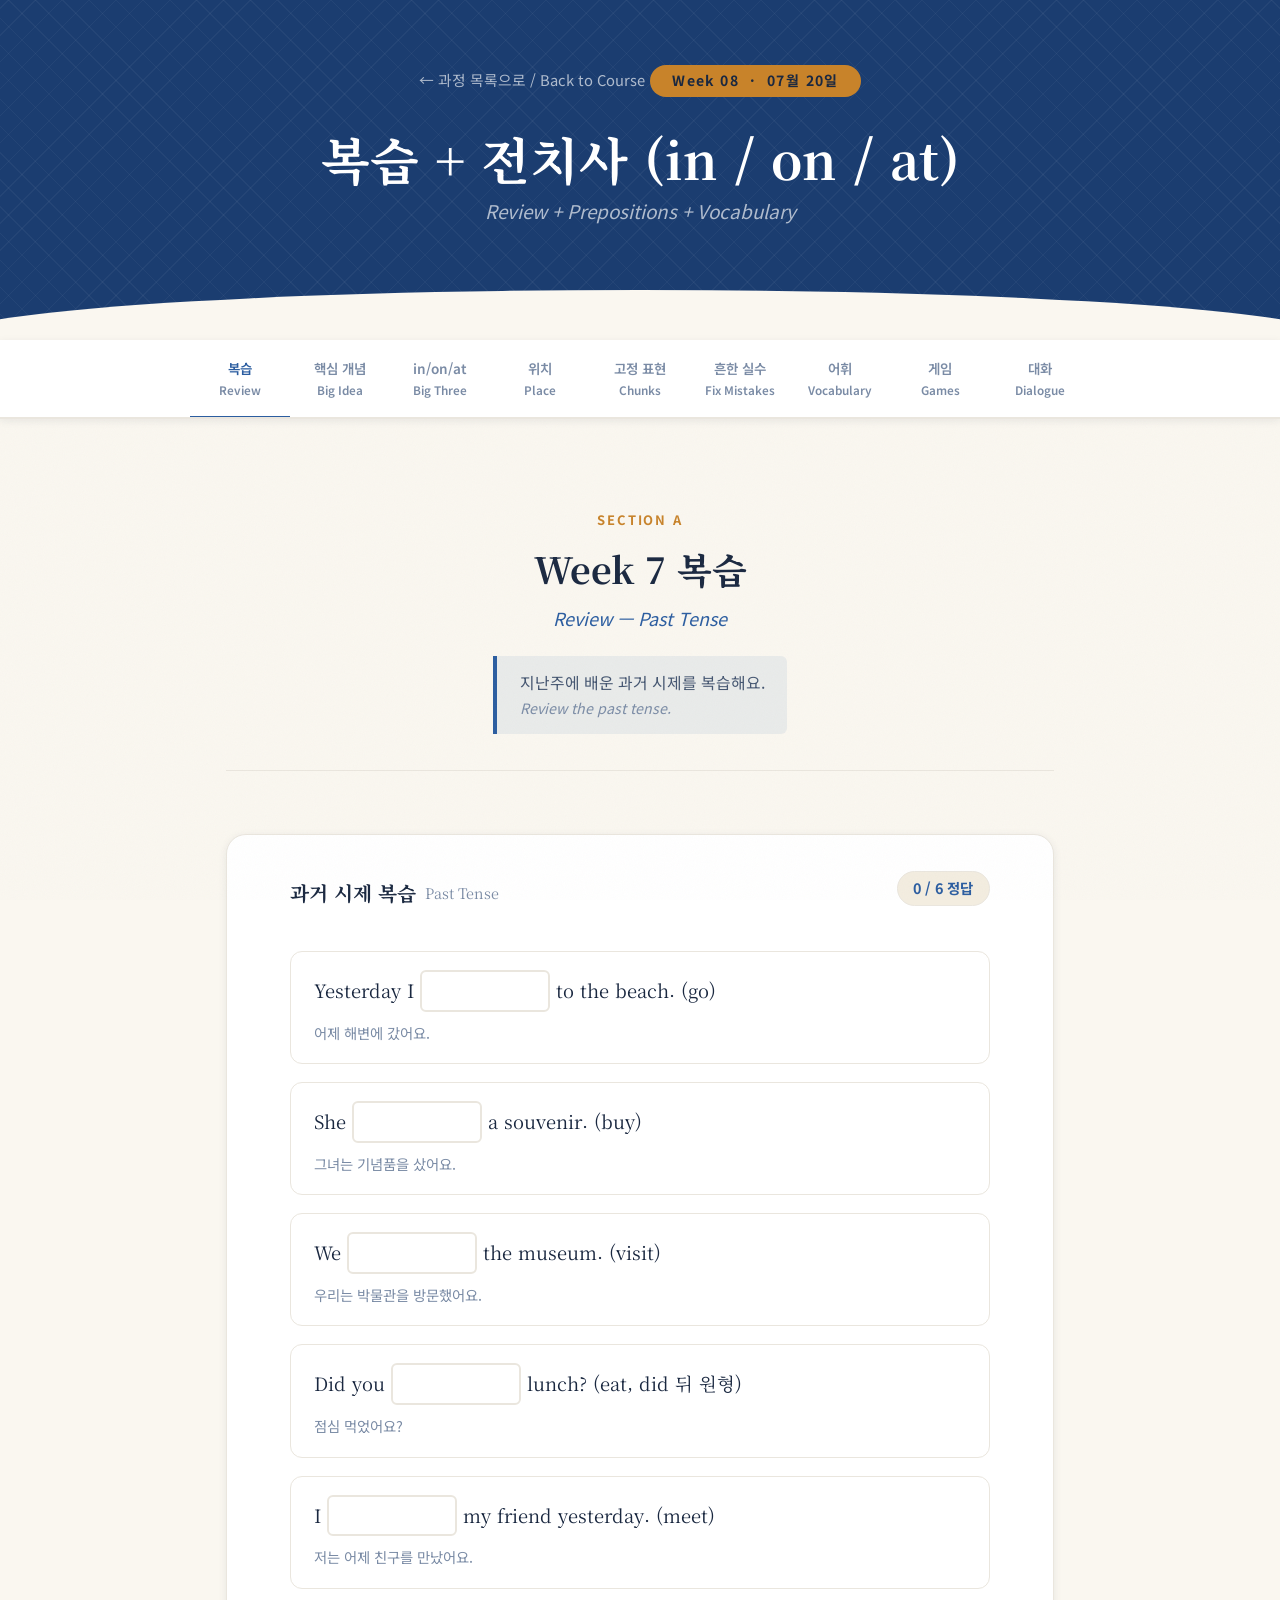
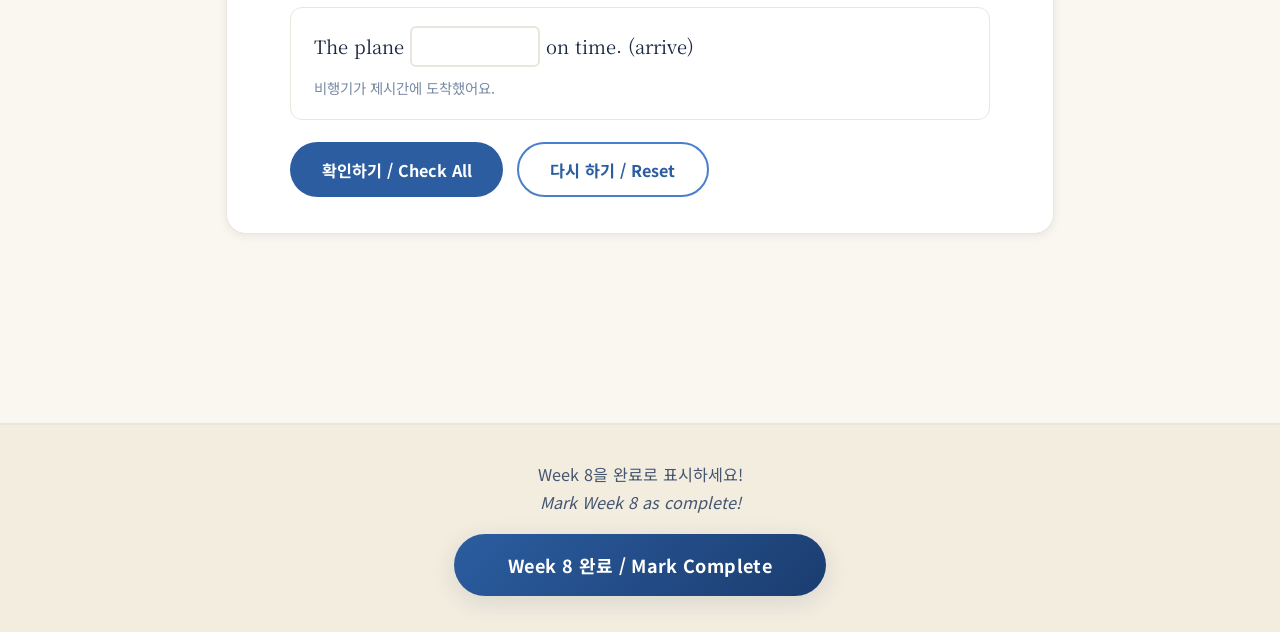
<file: weeks/week8.html>
<!DOCTYPE html>
<html lang="ko">
<head>
  <meta charset="UTF-8">
  <meta name="viewport" content="width=device-width, initial-scale=1.0">
  <title>Week 8 — 전치사 | 기초 영어</title>
  <link rel="preconnect" href="https://fonts.googleapis.com">
  <link rel="preconnect" href="https://fonts.gstatic.com" crossorigin>
  <link href="https://fonts.googleapis.com/css2?family=Noto+Serif+KR:wght@400;600;700&family=Noto+Sans+KR:wght@300;400;500;700&display=swap" rel="stylesheet">
  <link rel="stylesheet" href="../css/styles.css">
  <style>
    /* Concept cards */
    .concept-grid { display:grid; grid-template-columns:repeat(auto-fit,minmax(280px,1fr)); gap:1.25rem; margin:1rem 0; }
    .concept-card { background:var(--white); border:1.5px solid var(--mist); border-radius:var(--radius-md); padding:1.25rem; box-shadow:var(--shadow-sm); }
    .concept-card h4 { font-family:var(--font-serif); font-size:1.1rem; color:var(--cobalt-dark); margin:0 0 0.25rem; }
    .concept-card .c-en { font-size:0.82rem; color:var(--cobalt); font-style:italic; margin-bottom:0.75rem; }
    .concept-card .c-body { font-size:0.88rem; color:var(--text-mid); line-height:1.6; margin-bottom:0.875rem; }
    .concept-card .c-body .en { display:block; color:var(--text-light); font-style:italic; margin-top:0.35rem; }
    .cmp-row { display:flex; flex-direction:column; gap:0.5rem; }
    .cmp { display:flex; align-items:center; gap:0.625rem; padding:0.6rem 0.875rem; border-radius:var(--radius-sm); font-family:var(--font-serif); font-size:0.95rem; }
    .cmp.bad { background:rgba(192,57,43,0.07); color:var(--crimson); }
    .cmp.good { background:rgba(126,179,168,0.12); color:#2f7d6e; }
    .cmp .mk { font-weight:700; flex-shrink:0; }
    .cmp .play-mini { margin-left:auto; border:none; background:none; cursor:pointer; color:inherit; font-size:0.8rem; opacity:0.7; }
    .cmp .play-mini:hover { opacity:1; }

    /* Particle map table */
    .pmap-table { width:100%; border-collapse:collapse; font-size:0.9rem; margin:1rem 0; }
    .pmap-table th { background:var(--cobalt-dark); color:var(--white); padding:0.6rem 0.75rem; text-align:left; font-size:0.7rem; letter-spacing:0.05em; text-transform:uppercase; }
    .pmap-table td { padding:0.6rem 0.75rem; border-bottom:1px solid var(--mist); vertical-align:middle; }
    .pmap-table tr:nth-child(even) td { background:var(--paper-warm); }
    .pmap-table .particle { font-family:var(--font-serif); font-weight:700; color:var(--crimson); font-size:1.05rem; }
    .pmap-table .prep-pill { display:inline-block; font-family:var(--font-serif); font-weight:700; color:var(--white); background:var(--cobalt); border-radius:100px; padding:2px 12px; font-size:0.92rem; }
    .pmap-table .ko-ex { font-size:0.8rem; color:var(--text-light); }
    .pmap-table .en-ex { font-family:var(--font-serif); color:var(--ink); }
    .pmap-table .spk { background:none; border:1px solid var(--mist); border-radius:100px; padding:2px 9px; cursor:pointer; color:var(--cobalt); font-size:0.78rem; }
    .pmap-table .spk:hover { background:var(--cobalt); color:var(--white); }

    /* in/on/at big three cards */
    .prep-grid { display:grid; grid-template-columns:repeat(auto-fit,minmax(260px,1fr)); gap:1rem; margin:1rem 0; }
    .prep-card { background:var(--white); border:1.5px solid var(--mist); border-radius:var(--radius-md); overflow:hidden; box-shadow:var(--shadow-sm); }
    .prep-header { padding:0.75rem 1.25rem; color:var(--white); font-family:var(--font-serif); font-size:1.6rem; font-weight:700; text-align:center; }
    .prep-card.at .prep-header { background:var(--cobalt); }
    .prep-card.on .prep-header { background:var(--crimson); }
    .prep-card.in .prep-header { background:var(--celadon); }
    .prep-body { padding:1.25rem; }
    .prep-section { margin-bottom:0.875rem; }
    .prep-section .lbl { font-size:0.68rem; font-weight:700; letter-spacing:0.08em; text-transform:uppercase; color:var(--text-light); margin-bottom:2px; }
    .prep-section .desc { font-size:0.85rem; color:var(--cobalt-dark); font-weight:600; margin-bottom:2px; }
    .prep-section .ex { font-size:0.82rem; color:var(--text-mid); font-style:italic; }
    .prep-konote { font-size:0.78rem; color:var(--crimson); background:rgba(192,57,43,0.06); border-radius:var(--radius-sm); padding:0.4rem 0.6rem; margin-bottom:0.875rem; }

    /* Visual scene */
    .visual-scene { background:var(--paper-warm); border:1.5px solid var(--mist); border-radius:var(--radius-md); padding:1.5rem; margin:1rem 0; text-align:center; }
    .visual-row { display:flex; flex-wrap:wrap; gap:0.625rem; justify-content:center; margin-top:1rem; }
    .visual-btn { display:inline-flex; flex-direction:column; align-items:center; padding:0.5rem 1.125rem; border-radius:100px; border:2px solid var(--mist); background:var(--white); cursor:pointer; transition:all 0.15s; }
    .visual-btn:hover { border-color:var(--cobalt); transform:translateY(-2px); }
    .visual-btn .vb-en { font-family:var(--font-serif); font-size:0.95rem; font-weight:600; color:var(--ink); }
    .visual-btn .vb-ko { font-size:0.72rem; color:var(--text-light); }

    /* Collocation chunk cards */
    .colloc-grid { display:grid; grid-template-columns:repeat(auto-fit,minmax(230px,1fr)); gap:0.875rem; margin:1rem 0; }
    .colloc-card { background:var(--white); border:1.5px solid var(--mist); border-left:5px solid var(--gold); border-radius:var(--radius-md); padding:1rem 1.125rem; cursor:pointer; transition:all 0.15s; }
    .colloc-card:hover { transform:translateY(-2px); box-shadow:var(--shadow-sm); border-left-color:var(--cobalt); }
    .colloc-card .cc-chunk { font-family:var(--font-serif); font-size:1.15rem; font-weight:700; color:var(--cobalt-dark); }
    .colloc-card .cc-chunk .prep-hi { color:var(--crimson); }
    .colloc-card .cc-ko { font-size:0.8rem; color:var(--text-light); margin:2px 0 0.5rem; }
    .colloc-card .cc-ex { font-size:0.82rem; color:var(--text-mid); font-style:italic; }
    .colloc-card .cc-why { font-size:0.72rem; color:var(--gold-dark,#9a6a15); margin-top:0.4rem; }

    /* Korean error cards */
    .err-card { background:var(--white); border:1.5px solid var(--mist); border-left:5px solid var(--crimson); border-radius:var(--radius-md); padding:1.125rem 1.25rem; margin-bottom:1rem; }
    .err-line { display:flex; align-items:center; gap:0.625rem; font-family:var(--font-serif); font-size:1rem; margin-bottom:0.4rem; }
    .err-line .x { color:var(--crimson); font-weight:700; flex-shrink:0; }
    .err-line .check { color:var(--celadon); font-weight:700; flex-shrink:0; }
    .err-line.bad { color:var(--crimson); text-decoration:line-through; text-decoration-color:rgba(192,57,43,0.4); }
    .err-line.fix { color:#2f7d6e; }
    .err-line .play-mini { margin-left:auto; border:1px solid var(--mist); background:var(--white); border-radius:100px; padding:2px 9px; cursor:pointer; color:var(--cobalt); font-size:0.75rem; }
    .err-tip { font-size:0.82rem; color:var(--text-mid); background:var(--paper-warm); border-radius:var(--radius-sm); padding:0.6rem 0.875rem; margin-top:0.625rem; line-height:1.5; }

    /* Fill exercises */
    .fill-exercise { display:flex; flex-direction:column; gap:1rem; }
    .fill-item { background:var(--white); border:1.5px solid var(--mist); border-radius:var(--radius-md); padding:1rem 1.25rem; }
    .fill-item .fill-sentence { font-family:var(--font-serif); font-size:1.02rem; color:var(--ink); margin-bottom:0.625rem; }
    .fill-options { display:flex; gap:0.5rem; flex-wrap:wrap; margin-bottom:0.5rem; }
    .fill-opt-btn { padding:0.4rem 1.25rem; border:2px solid var(--mist); border-radius:100px; background:var(--paper); font-family:var(--font-serif); font-size:1rem; font-weight:700; color:var(--ink); cursor:pointer; transition:all 0.15s; }
    .fill-opt-btn:hover:not(:disabled) { border-color:var(--cobalt-light); color:var(--cobalt); }
    .fill-opt-btn.correct { border-color:var(--celadon); background:rgba(126,179,168,0.12); color:var(--celadon); }
    .fill-opt-btn.wrong { border-color:var(--crimson); background:rgba(192,57,43,0.08); color:var(--crimson); }
    .fill-hint { font-size:0.78rem; color:var(--text-light); font-style:italic; display:none; }
    .fill-item.revealed .fill-hint { display:block; }

    /* Match columns */
    .match-columns { display:grid; grid-template-columns:1fr 1fr; gap:1rem; margin:1rem 0; }
    .match-col-header { font-size:0.72rem; font-weight:700; letter-spacing:0.08em; color:var(--text-light); text-align:center; padding-bottom:0.5rem; border-bottom:1px solid var(--mist); margin-bottom:0.5rem; }
    @media(max-width:600px){ .match-columns{grid-template-columns:1fr;} .pmap-table{font-size:0.8rem;} .pmap-table th,.pmap-table td{padding:0.45rem 0.4rem;} }
  </style>
</head>
<body>

<header class="week-page-header">
  <div class="week-header-pattern" aria-hidden="true"></div>
  <div class="week-header-inner">
    <a href="../index.html" class="week-back-link">← 과정 목록으로 / Back to Course</a>
    <div class="week-number-badge">Week 08 &nbsp;·&nbsp; 07월 20일</div>
    <h1 class="week-page-title">복습 + 전치사 (in / on / at)</h1>
    <p class="week-page-subtitle">Review + Prepositions + Vocabulary</p>
    <div id="w8-student-name" style="color:rgba(255,255,255,0.6);font-size:0.88rem;margin-top:0.5rem;"></div>
  </div>
</header>

<nav class="tab-nav">
  <div class="tab-nav-inner">
    <button class="tab-btn active" onclick="switchSection('review',this)"><span class="tab-ko">복습</span><span class="tab-en">Review</span></button>
    <button class="tab-btn" onclick="switchSection('concept',this)"><span class="tab-ko">핵심 개념</span><span class="tab-en">Big Idea</span></button>
    <button class="tab-btn" onclick="switchSection('prep',this)"><span class="tab-ko">in/on/at</span><span class="tab-en">Big Three</span></button>
    <button class="tab-btn" onclick="switchSection('place',this)"><span class="tab-ko">위치</span><span class="tab-en">Place</span></button>
    <button class="tab-btn" onclick="switchSection('chunks',this)"><span class="tab-ko">고정 표현</span><span class="tab-en">Chunks</span></button>
    <button class="tab-btn" onclick="switchSection('mistakes',this)"><span class="tab-ko">흔한 실수</span><span class="tab-en">Fix Mistakes</span></button>
    <button class="tab-btn" onclick="switchSection('vocab',this)"><span class="tab-ko">어휘</span><span class="tab-en">Vocabulary</span></button>
    <button class="tab-btn" onclick="switchSection('game',this)"><span class="tab-ko">게임</span><span class="tab-en">Games</span></button>
    <button class="tab-btn" onclick="switchSection('dialogue',this)"><span class="tab-ko">대화</span><span class="tab-en">Dialogue</span></button>
  </div>
</nav>

<!-- REVIEW -->
<section class="lesson-section active" id="sec-review">
  <div class="section-banner">
    <span class="section-num">Section A</span><h2>Week 7 복습</h2>
    <span class="section-sub">Review — Past Tense</span>
    <div class="section-tip">지난주에 배운 과거 시제를 복습해요.<br><em>Review the past tense.</em></div>
  </div>
  <div class="exercise-card">
    <div style="display:flex;align-items:center;justify-content:space-between;flex-wrap:wrap;gap:1rem;margin-bottom:1.25rem;">
      <h3>과거 시제 복습 <span style="font-size:0.8rem;font-weight:400;color:var(--text-light);">Past Tense</span></h3>
      <div class="progress-counter" id="review-score-badge">0 / 6 정답</div>
    </div>
    <div id="review-quiz" style="display:grid;gap:1rem;"></div>
    <div style="margin-top:1.25rem;display:flex;gap:0.75rem;flex-wrap:wrap;">
      <button class="btn-primary" onclick="checkAllReview()">확인하기 / Check All</button>
      <button class="btn-secondary" onclick="resetReview()">다시 하기 / Reset</button>
    </div>
  </div>
</section>

<!-- CONCEPT -->
<section class="lesson-section" id="sec-concept">
  <div class="section-banner">
    <span class="section-num">Section B</span><h2>핵심 개념: 하나의 '에'가 여러 전치사로</h2>
    <span class="section-sub">The Big Idea — One Korean 에 Becomes Many English Prepositions</span>
    <div class="section-tip">
      한국어는 시간과 장소를 대부분 '에' 하나로 표현해요. 하지만 영어는 상황마다 <strong>at, in, on, to</strong> 중에서 골라야 해요. 이 표를 보면 왜 헷갈리는지, 그리고 어떻게 구별하는지 알 수 있어요.<br>
      <em>Korean uses one particle 에 for most time and place. English makes you choose at, in, on, or to. This is the core challenge.</em>
    </div>
  </div>
  <div class="concept-grid" id="concept-grid"></div>

  <div class="exercise-card" style="margin-top:1.5rem;">
    <h3>'에' → 여러 전치사 지도 <span style="font-size:0.8rem;font-weight:400;color:var(--text-light);">The 에 → Preposition Map</span></h3>
    <p style="font-size:0.88rem;color:var(--text-mid);margin-bottom:0.5rem;">같은 '에'가 영어에서는 다르게 바뀌어요. 각 줄을 들어보세요.<br><em>The same 에 becomes different prepositions in English. Listen to each row.</em></p>
    <div style="overflow-x:auto;">
      <table class="pmap-table" id="pmap-table">
        <thead><tr><th>한국어 조사</th><th>영어 전치사</th><th>쓰임</th><th>예 Example</th><th>듣기</th></tr></thead>
        <tbody id="pmap-tbody"></tbody>
      </table>
    </div>
  </div>
</section>

<!-- BIG THREE -->
<section class="lesson-section" id="sec-prep">
  <div class="section-banner">
    <span class="section-num">Section C</span><h2>전치사 in / on / at</h2>
    <span class="section-sub">The Big Three — Time &amp; Place</span>
    <div class="section-tip">in, on, at은 가장 많이 쓰는 전치사예요. 시간과 장소 모두에 써요. 각 카드에 한국어 '에'와의 연결도 나와 있어요.<br><em>The three most common prepositions, for both time and place. Each card shows the link to Korean 에.</em></div>
  </div>
  <div class="exercise-card">
    <h3>in / on / at 규칙 <span style="font-size:0.8rem;font-weight:400;color:var(--text-light);">When to Use Each</span></h3>
    <div class="prep-grid" id="prep-grid"></div>
  </div>
</section>

<!-- PLACE -->
<section class="lesson-section" id="sec-place">
  <div class="section-banner">
    <span class="section-num">Section D</span><h2>위치 전치사</h2>
    <span class="section-sub">Prepositions of Place — Where Things Are</span>
    <div class="section-tip">사물의 위치를 설명하는 전치사예요. 영어는 전치사가 <strong>명사 앞</strong>에 온다는 점을 기억하세요! 각 단어를 클릭해 들어보세요.<br><em>Prepositions that describe where things are. Remember: in English the preposition comes BEFORE the noun! Click each to hear it.</em></div>
  </div>
  <div class="exercise-card">
    <h3>위치 표현 <span style="font-size:0.8rem;font-weight:400;color:var(--text-light);">Location Words</span></h3>
    <div class="visual-scene">
      <div style="font-family:var(--font-serif);font-size:1.05rem;color:var(--ink);">Where is the cafe? &nbsp;<span style="color:var(--text-light);font-size:0.85rem;">카페가 어디에 있나요?</span></div>
      <div class="visual-row" id="place-row"></div>
    </div>
  </div>
</section>

<!-- CHUNKS -->
<section class="lesson-section" id="sec-chunks">
  <div class="section-banner">
    <span class="section-num">Section E</span><h2>고정 표현 (동사 + 전치사)</h2>
    <span class="section-sub">Fixed Chunks — Learn Them as Whole Units</span>
    <div class="section-tip">
      어떤 전치사는 규칙이 아니라 <strong>통째로 외워야</strong> 해요. 한국어에서 예측할 수 없기 때문이에요. "arrive AT", "good AT", "interested IN"처럼 짝으로 기억하세요. 카드를 클릭해 들어보세요.<br>
      <em>Some prepositions can't be guessed — memorize them as chunks. Korean doesn't predict them. Click any card to hear it.</em>
    </div>
  </div>
  <div class="colloc-grid" id="colloc-grid"></div>
</section>

<!-- MISTAKES -->
<section class="lesson-section" id="sec-mistakes">
  <div class="section-banner">
    <span class="section-num">Section F</span><h2>한국어 화자의 흔한 실수</h2>
    <span class="section-sub">Common Korean-Speaker Mistakes — And How to Fix Them</span>
    <div class="section-tip">한국어 화자들이 전치사에서 자주 하는 실수예요. 틀린 문장과 맞는 문장을 비교하고, 이유를 이해하세요.<br><em>The preposition mistakes Korean speakers make most. Compare wrong and right, and learn why.</em></div>
  </div>
  <div id="error-cards"></div>
</section>

<!-- VOCAB -->
<section class="lesson-section" id="sec-vocab">
  <div class="section-banner">
    <span class="section-num">Section G</span><h2>이번 주 어휘</h2>
    <span class="section-sub">Week 8 Vocabulary — Location &amp; Direction Words</span>
    <div class="section-tip">위치와 방향에 관한 단어들이에요.<br><em>Words about location and directions.</em></div>
  </div>
  <div style="display:flex;align-items:center;justify-content:space-between;flex-wrap:wrap;gap:1rem;margin-bottom:1.5rem;">
    <div style="display:flex;gap:0.5rem;align-items:center;flex-wrap:wrap;">
      <span style="font-size:0.78rem;font-weight:700;color:var(--text-light);letter-spacing:0.04em;">방향 / MODE:</span>
      <button class="btn-card-action btn-flip" id="mode-en-ko" onclick="setCardMode('en-ko')" style="padding:0.4rem 1rem;font-size:0.8rem;border-color:var(--cobalt);color:var(--cobalt);">영 &rarr; 한</button>
      <button class="btn-card-action btn-flip" id="mode-ko-en" onclick="setCardMode('ko-en')" style="padding:0.4rem 1rem;font-size:0.8rem;">한 &rarr; 영</button>
    </div>
    <div class="progress-counter" id="vocab-progress-badge">0 / 26 익힘</div>
  </div>
  <div class="flashcard-deck">
    <div class="flashcard-container" id="flashcard" onclick="flipCard()">
      <div class="flashcard-inner" id="flashcard-inner">
        <div class="card-face card-front">
          <span class="card-hint">클릭하면 뒤집어요 · Click to flip</span>
          <span class="card-main-text" id="card-front-text">next to</span>
          <span class="card-pron" id="card-pron-text"></span>
        </div>
        <div class="card-face card-back">
          <span class="card-hint">뜻 · Meaning</span>
          <span class="card-main-text" id="card-back-text">~옆에</span>
          <span class="card-example" id="card-example-text"></span>
        </div>
      </div>
    </div>
  </div>
  <div class="card-nav">
    <button class="btn-card-action btn-practice" onclick="markCard('practice')">&larr; 더 연습</button>
    <button class="btn-card-action btn-flip" onclick="prevCard()">&larr; 이전</button>
    <span class="card-counter" id="card-counter">1 / 26</span>
    <button class="btn-card-action btn-flip" onclick="nextCard()">다음 &rarr;</button>
    <button class="btn-card-action btn-know" onclick="markCard('know')">&#10003; 알아요!</button>
  </div>
  <div style="text-align:center;margin-top:1rem;">
    <button class="btn-card-action btn-speak" onclick="speakCurrentCard()" style="padding:0.5rem 1.5rem;">&#9654; 발음 듣기</button>
  </div>
  <div class="exercise-card" style="margin-top:2rem;">
    <h3>전체 단어 목록 <span style="font-size:0.8rem;font-weight:400;color:var(--text-light);">Full Vocabulary List</span></h3>
    <div style="overflow-x:auto;">
      <table style="width:100%;border-collapse:collapse;font-size:0.88rem;">
        <thead><tr style="border-bottom:2px solid var(--cobalt);">
          <th style="text-align:left;padding:0.6rem 0.75rem;color:var(--cobalt-dark);font-size:0.75rem;letter-spacing:0.05em;">ENGLISH</th>
          <th style="text-align:left;padding:0.6rem 0.75rem;color:var(--cobalt-dark);font-size:0.75rem;letter-spacing:0.05em;">한국어</th>
          <th style="text-align:left;padding:0.6rem 0.75rem;color:var(--cobalt-dark);font-size:0.75rem;letter-spacing:0.05em;">예문 / Example</th>
          <th style="padding:0.6rem 0.75rem;"></th>
        </tr></thead>
        <tbody id="vocab-table-body"></tbody>
      </table>
    </div>
  </div>
</section>

<!-- GAMES -->
<section class="lesson-section" id="sec-game">
  <div class="section-banner">
    <span class="section-num">Section H</span><h2>게임</h2>
    <span class="section-sub">Games — Fill Practice &amp; Chunk Matching</span>
    <div class="section-tip">두 가지로 연습해요: in/on/at 채우기, 그리고 동사-전치사 짝 맞추기.<br><em>Two games: fill in in/on/at, and match verbs to their prepositions.</em></div>
  </div>

  <div class="exercise-card">
    <h3>게임 1: in / on / at 채우기 <span style="font-size:0.8rem;font-weight:400;color:var(--text-light);">Game 1 — Fill in the Preposition</span></h3>
    <div class="fill-exercise" id="prep-fill-exercise"></div>
    <div style="margin-top:1.25rem;display:flex;align-items:center;gap:1rem;flex-wrap:wrap;">
      <div class="progress-counter" id="prepf-score-badge">0 / 12 정답</div>
      <button class="btn-secondary" onclick="resetPrepFill()" style="font-size:0.82rem;padding:0.5rem 1.25rem;">다시 하기 / Reset</button>
    </div>
  </div>

  <div class="exercise-card" style="margin-top:1.5rem;">
    <h3>게임 2: 동사 - 전치사 짝 맞추기 <span style="font-size:0.8rem;font-weight:400;color:var(--text-light);">Game 2 — Match Verb to Preposition</span></h3>
    <p style="font-size:0.88rem;color:var(--text-mid);margin-bottom:1rem;">동사를 클릭하고, 맞는 전치사를 클릭하세요!<br><em>Click a verb, then its correct preposition!</em></p>
    <div class="match-score-bar">
      <div class="match-score"><span class="score-num" id="match-correct">0</span><span class="score-label">정답 Correct</span></div>
      <div style="width:1px;height:40px;background:var(--mist);"></div>
      <div class="match-score"><span class="score-num" id="match-wrong" style="color:var(--crimson);">0</span><span class="score-label">오답 Wrong</span></div>
      <div style="width:1px;height:40px;background:var(--mist);"></div>
      <div class="match-score"><span class="score-num" id="match-remaining">8</span><span class="score-label">남음 Left</span></div>
      <button class="btn-secondary" onclick="initMatch()" style="margin-left:auto;font-size:0.82rem;padding:0.5rem 1.25rem;">&#8635; 다시</button>
    </div>
    <div class="match-columns">
      <div><div class="match-col-header">동사 VERB</div><div id="match-col-base"></div></div>
      <div><div class="match-col-header">전치사 PREPOSITION</div><div id="match-col-past"></div></div>
    </div>
    <div class="match-celebration" id="match-celebration">
      <div style="font-size:2rem;margin-bottom:0.75rem;">&#11088;</div>
      <h3>훌륭합니다! Excellent!</h3>
      <p style="color:var(--text-mid);margin:0.75rem 0;">모든 짝을 찾았어요!<br><em>You matched all the chunks!</em></p>
      <button class="btn-primary" onclick="initMatch()">&#8635; 다시 하기 / Play Again</button>
    </div>
  </div>
</section>

<!-- DIALOGUE -->
<section class="lesson-section" id="sec-dialogue">
  <div class="section-banner">
    <span class="section-num">Section I</span><h2>대화 연습</h2>
    <span class="section-sub">Dialogue Practice — Directions &amp; Locations</span>
    <div class="section-tip">대화 속에서 전치사를 찾아보세요.<br><em>Find the prepositions in each dialogue.</em></div>
  </div>
  <div style="margin-bottom:1.5rem;"><div class="teacher-badge">&#128203; 선생님 감독 구역 · Teacher Supervised</div></div>
  <div id="dialogue-cards"></div>
  <div class="exercise-card" style="margin-top:1.5rem;">
    <div style="display:flex;align-items:center;gap:0.5rem;margin-bottom:1rem;">
      <span style="font-size:1.1rem;">&#128221;</span>
      <h3 style="margin:0;">선생님 관찰 메모 <em style="font-size:0.8rem;font-weight:400;color:var(--text-light);">Teacher Notes</em></h3>
    </div>
    <textarea class="teacher-notes-area" id="teacher-notes" placeholder="오늘 수업 메모..." rows="5"></textarea>
    <div style="margin-top:0.75rem;display:flex;gap:0.75rem;align-items:center;">
      <button class="btn-secondary" onclick="saveTeacherNotes()" style="font-size:0.82rem;padding:0.5rem 1.25rem;">저장 / Save Notes</button>
      <span id="notes-saved-msg" style="display:none;font-size:0.8rem;color:var(--celadon);">&#10003; 저장됨</span>
    </div>
  </div>
</section>

<div class="complete-week-bar">
  <p style="font-size:0.9rem;color:var(--text-mid);margin-bottom:1rem;">Week 8을 완료로 표시하세요!<br><em>Mark Week 8 as complete!</em></p>
  <button class="btn-complete-week" onclick="completeWeek(8)">Week 8 완료 / Mark Complete</button>
  <div id="completion-msg" style="display:none;margin-top:1rem;font-family:var(--font-serif);font-size:1.1rem;color:var(--cobalt);">
    훌륭합니다! Week 8을 완료했어요!<br><a href="../index.html" style="color:var(--cobalt);font-size:0.88rem;">&larr; 홈으로 / Back to Home</a>
  </div>
</div>

<script src="../js/data.js"></script>
<script src="../js/app.js"></script>
<script src="../js/week-common.js"></script>
<script>
document.addEventListener('DOMContentLoaded', function() {
  initWeekPage(8, 'w8-student-name');
  buildReviewQuiz(reviewQs8, 'review-quiz', 'review-score-badge', 8);
  buildConceptCards();
  buildParticleMap();
  buildPrepGrid();
  buildPlaceRow();
  buildCollocations();
  buildErrorCards();
  buildPrepFill();
  buildVocab(8);
  initMatch();
  buildDialogues(8, 'dialogue-cards', ['T','G','A']);
});

var reviewQs8 = [
  { prompt:'Yesterday I ___ to the beach. (go)',  answer:'went',    ko:'어제 해변에 갔어요.' },
  { prompt:'She ___ a souvenir. (buy)',           answer:'bought',  ko:'그녀는 기념품을 샀어요.' },
  { prompt:'We ___ the museum. (visit)',          answer:'visited', ko:'우리는 박물관을 방문했어요.' },
  { prompt:'Did you ___ lunch? (eat, did 뒤 원형)', answer:'eat',    ko:'점심 먹었어요?' },
  { prompt:'I ___ my friend yesterday. (meet)',   answer:'met',     ko:'저는 어제 친구를 만났어요.' },
  { prompt:'The plane ___ on time. (arrive)',     answer:'arrived', ko:'비행기가 제시간에 도착했어요.' }
];

/* Concept cards */
function buildConceptCards() {
  var c=document.getElementById('concept-grid'); if(!c||!COURSE_DATA.week8) return;
  COURSE_DATA.week8.conceptCards.forEach(function(cc){
    var goodSafe=cc.good.replace(/'/g,''), badSafe=cc.bad.replace(/'/g,'');
    var div=document.createElement('div'); div.className='concept-card';
    div.innerHTML =
      '<h4>'+cc.titleKo+'</h4>'+
      '<div class="c-en">'+cc.titleEn+'</div>'+
      '<div class="c-body">'+cc.ko+'<span class="en">'+cc.en+'</span></div>'+
      '<div class="cmp-row">'+
        '<div class="cmp bad"><span class="mk">&#10007;</span> '+cc.bad+'<button class="play-mini" onclick="Speaker.speakText(\''+badSafe+'\')">&#9654;</button></div>'+
        '<div class="cmp good"><span class="mk">&#10003;</span> '+cc.good+'<button class="play-mini" onclick="Speaker.speakText(\''+goodSafe+'\')">&#9654;</button></div>'+
      '</div>';
    c.appendChild(div);
  });
}

/* Particle map table */
function buildParticleMap() {
  var tb=document.getElementById('pmap-tbody'); if(!tb||!COURSE_DATA.week8) return;
  COURSE_DATA.week8.particleMap.forEach(function(m){
    var safe=m.full.replace(/'/g,'');
    var tr=document.createElement('tr');
    tr.innerHTML =
      '<td class="particle">'+m.koParticle+'</td>'+
      '<td><span class="prep-pill">'+m.prep+'</span></td>'+
      '<td class="ko-ex">'+m.useKo+'</td>'+
      '<td><span class="en-ex">'+m.en+'</span><br><span class="ko-ex">'+m.ko+'</span></td>'+
      '<td><button class="spk" onclick="Speaker.speakText(\''+safe+'\')">&#9654;</button></td>';
    tb.appendChild(tr);
  });
}

/* in/on/at big three */
function buildPrepGrid() {
  var g=document.getElementById('prep-grid'); if(!g||!COURSE_DATA.week8) return;
  COURSE_DATA.week8.prepRules.forEach(function(r){
    var div=document.createElement('div'); div.className='prep-card '+r.prep;
    div.innerHTML =
      '<div class="prep-header">'+r.prep+'</div>'+
      '<div class="prep-body">'+
        (r.koNote?'<div class="prep-konote">&#128161; '+r.koNote+'</div>':'')+
        '<div class="prep-section"><div class="lbl">시간 TIME</div><div class="desc">'+r.timeKo+'</div><div class="ex">'+r.timeEx+'</div></div>'+
        '<div class="prep-section"><div class="lbl">장소 PLACE</div><div class="desc">'+r.placeKo+'</div><div class="ex">'+r.placeEx+'</div></div>'+
        '<button class="btn-card-action btn-speak" style="width:100%;padding:0.4rem;font-size:0.8rem;" onclick="Speaker.speakText(\''+(r.timeEx+'. '+r.placeEx).replace(/'/g,'')+'\')">&#9654; 듣기</button>'+
      '</div>';
    g.appendChild(div);
  });
}

/* Place prepositions */
function buildPlaceRow() {
  var r=document.getElementById('place-row'); if(!r||!COURSE_DATA.week8) return;
  COURSE_DATA.week8.placePreps.forEach(function(p){
    var safe=p.say.replace(/'/g,'');
    var b=document.createElement('button'); b.className='visual-btn';
    b.innerHTML='<span class="vb-en">'+p.en+'</span><span class="vb-ko">'+p.ko+'</span>';
    b.onclick=function(){ Speaker.speakText(safe); };
    r.appendChild(b);
  });
}

/* Collocation chunks */
function buildCollocations() {
  var g=document.getElementById('colloc-grid'); if(!g||!COURSE_DATA.week8) return;
  COURSE_DATA.week8.collocations.forEach(function(c){
    var safe=c.example.replace(/'/g,'');
    var parts=c.chunk.split(' ');
    var chunkHtml=parts[0]+' <span class="prep-hi">'+parts.slice(1).join(' ')+'</span>';
    var div=document.createElement('div'); div.className='colloc-card';
    div.innerHTML =
      '<div class="cc-chunk">'+chunkHtml+'</div>'+
      '<div class="cc-ko">'+c.ko+'</div>'+
      '<div class="cc-ex">"'+c.example+'"</div>'+
      '<div class="cc-why">&#128161; '+c.why+'</div>';
    div.onclick=function(){ Speaker.speakText(safe); };
    g.appendChild(div);
  });
}

/* Korean error cards */
function buildErrorCards() {
  var c=document.getElementById('error-cards'); if(!c||!COURSE_DATA.week8) return;
  COURSE_DATA.week8.koreanErrors.forEach(function(e){
    var errSafe=e.errorEn.replace(/'/g,''), fixSafe=e.fixEn.replace(/'/g,'');
    var div=document.createElement('div'); div.className='err-card';
    div.innerHTML =
      '<div class="err-line bad"><span class="x">&#10007;</span>'+e.errorEn+'<button class="play-mini" onclick="Speaker.speakText(\''+errSafe+'\')">&#9654; 듣기</button></div>'+
      '<div class="err-line fix"><span class="check">&#10003;</span>'+e.fixEn+'<button class="play-mini" onclick="Speaker.speakText(\''+fixSafe+'\')">&#9654; 듣기</button></div>'+
      '<div class="err-tip">&#128161; '+e.tipKo+'</div>';
    c.appendChild(div);
  });
}

function buildPrepFill() {
  buildGenericFill(COURSE_DATA.week8.prepFill, 'prep-fill-exercise', 'prepf-score-badge', 'prepf', 8, 'prepFill');
}
function resetPrepFill() { buildPrepFill(); var b=document.getElementById('prepf-score-badge'); if(b) b.textContent='0 / 12 정답'; }

/* Match game: verb -> preposition (from collocations) */
var matchSel=null, matchCorrect=0, matchWrong=0;
function initMatch() {
  matchSel=null; matchCorrect=0; matchWrong=0;
  var cols=COURSE_DATA.week8.collocations.slice(0,8);
  var data=cols.map(function(c,i){
    var parts=c.chunk.split(' ');
    return { base:parts[0], past:parts.slice(1).join(' '), id:i };
  });
  document.getElementById('match-correct').textContent='0';
  document.getElementById('match-wrong').textContent='0';
  document.getElementById('match-remaining').textContent=data.length;
  document.getElementById('match-celebration').classList.remove('show');
  var bc=document.getElementById('match-col-base'), pc=document.getElementById('match-col-past');
  bc.innerHTML=''; pc.innerHTML='';
  window._matchData=data;
  shuffle(data.slice()).forEach(function(x){
    var b=document.createElement('button'); b.className='match-word-btn'; b.textContent=x.base; b.dataset.id=x.id; b.dataset.type='base';
    b.onclick=function(){ matchClick(b,'base'); }; bc.appendChild(b);
  });
  shuffle(data.slice()).forEach(function(x){
    var b=document.createElement('button'); b.className='match-word-btn'; b.textContent=x.past; b.dataset.id=x.id; b.dataset.type='past';
    b.onclick=function(){ matchClick(b,'past'); }; pc.appendChild(b);
  });
}
function matchClick(btn,type) {
  if (btn.classList.contains('matched')) return;
  if (!matchSel){ document.querySelectorAll('.match-word-btn.selected').forEach(function(b){b.classList.remove('selected');}); btn.classList.add('selected'); matchSel=btn; return; }
  if (matchSel===btn){ btn.classList.remove('selected'); matchSel=null; return; }
  if (matchSel.dataset.type===type){ matchSel.classList.remove('selected'); btn.classList.add('selected'); matchSel=btn; return; }
  if (matchSel.dataset.id===btn.dataset.id){
    [matchSel,btn].forEach(function(b){ b.classList.remove('selected'); b.classList.add('matched'); b.disabled=true; });
    matchCorrect++;
    var d=window._matchData[parseInt(btn.dataset.id)];
    Speaker.speakText(d.base+' '+d.past);
    var rem=document.querySelectorAll('.match-word-btn:not(.matched)').length/2;
    document.getElementById('match-remaining').textContent=Math.round(rem);
    if (matchCorrect>=8) setTimeout(function(){ document.getElementById('match-celebration').classList.add('show'); Speaker.speakText('Excellent! You matched all the chunks!'); },400);
  } else {
    matchWrong++;
    [matchSel,btn].forEach(function(b){ b.classList.remove('selected'); b.classList.add('wrong'); setTimeout(function(){b.classList.remove('wrong');},500); });
  }
  matchSel=null;
  document.getElementById('match-correct').textContent=matchCorrect;
  document.getElementById('match-wrong').textContent=matchWrong;
  try { StudentDB.saveExercise(8,'match',{correct:matchCorrect,wrong:matchWrong}); } catch(e){}
}
</script>
</body>
</html>
</file>
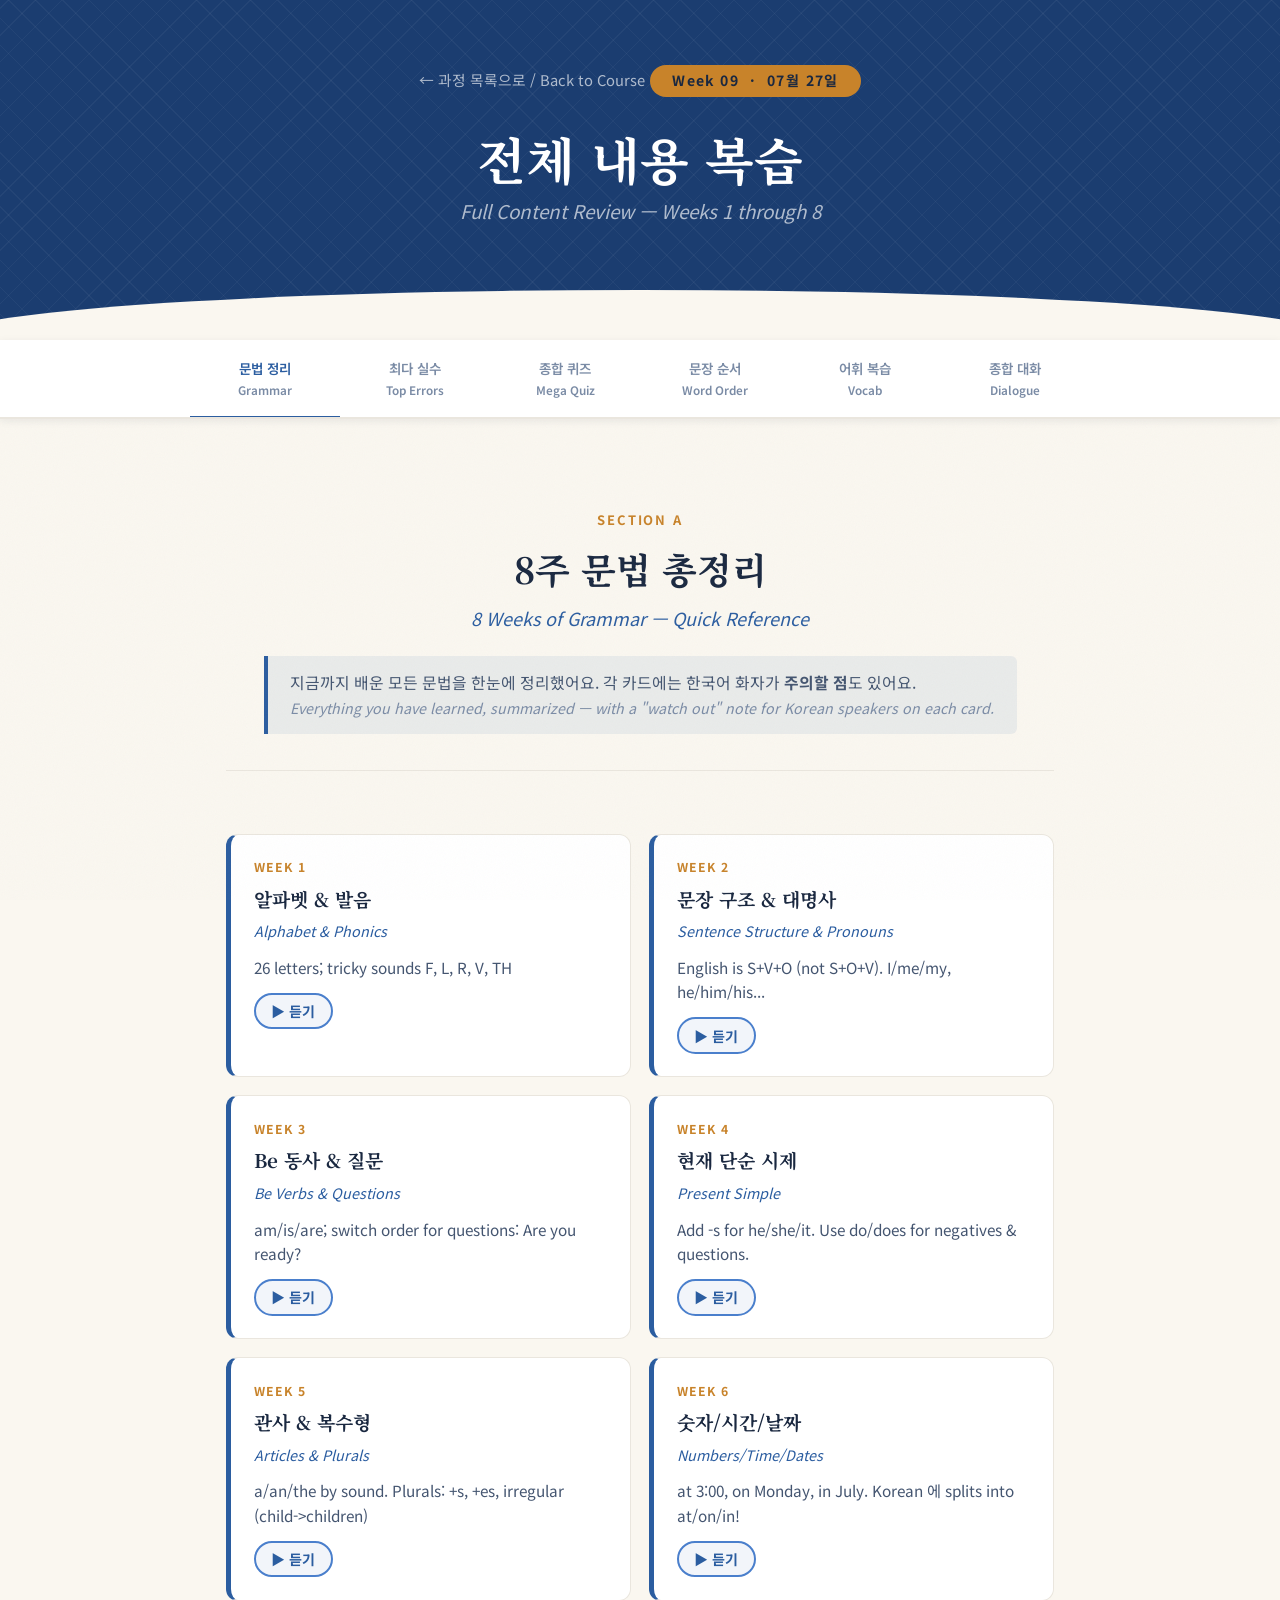
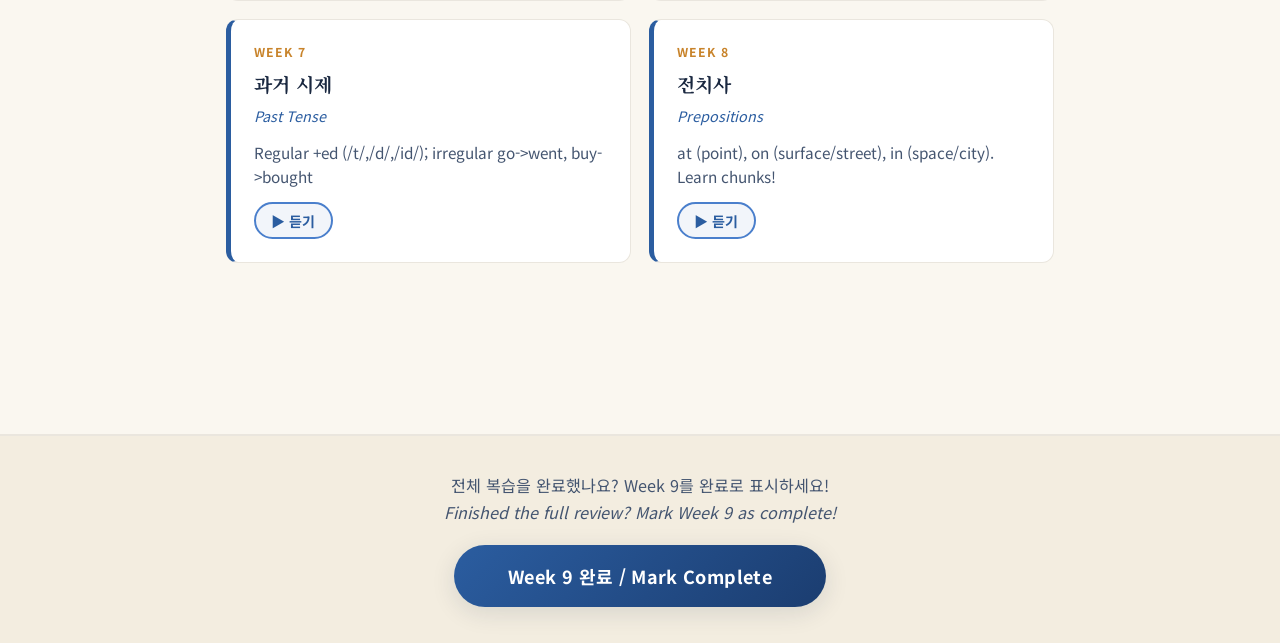
<file: weeks/week9.html>
<!DOCTYPE html>
<html lang="ko">
<head>
  <meta charset="UTF-8">
  <meta name="viewport" content="width=device-width, initial-scale=1.0">
  <title>Week 9 — 전체 복습 | 기초 영어</title>
  <link rel="preconnect" href="https://fonts.googleapis.com">
  <link rel="preconnect" href="https://fonts.gstatic.com" crossorigin>
  <link href="https://fonts.googleapis.com/css2?family=Noto+Serif+KR:wght@400;600;700&family=Noto+Sans+KR:wght@300;400;500;700&display=swap" rel="stylesheet">
  <link rel="stylesheet" href="../css/styles.css">
  <style>
    /* Grammar summary cards */
    .grammar-cards { display:grid; grid-template-columns:repeat(auto-fit,minmax(280px,1fr)); gap:1rem; margin:1rem 0; }
    .gc { background:var(--white); border:1.5px solid var(--mist); border-radius:var(--radius-md); padding:1.25rem; border-left:5px solid var(--cobalt); }
    .gc .gc-week { font-size:0.68rem; font-weight:700; letter-spacing:0.1em; color:var(--gold); text-transform:uppercase; }
    .gc h4 { font-family:var(--font-serif); font-size:1.05rem; color:var(--ink); margin:0.25rem 0; }
    .gc .gc-en { font-size:0.8rem; color:var(--cobalt); font-style:italic; margin-bottom:0.625rem; }
    .gc .gc-point { font-size:0.85rem; color:var(--text-mid); line-height:1.6; }
    .gc .gc-watch { font-size:0.8rem; color:var(--crimson); background:rgba(192,57,43,0.06); border-radius:var(--radius-sm); padding:0.5rem 0.75rem; margin-top:0.75rem; line-height:1.5; }

    /* Error pattern cards (the centerpiece) */
    .err-grid { display:grid; grid-template-columns:repeat(auto-fit,minmax(320px,1fr)); gap:1rem; margin:1rem 0; }
    .err-card { background:var(--white); border:1.5px solid var(--mist); border-left:5px solid var(--crimson); border-radius:var(--radius-md); padding:1.125rem 1.25rem; }
    .err-top { display:flex; align-items:center; gap:0.5rem; margin-bottom:0.75rem; }
    .err-rank { flex-shrink:0; width:26px; height:26px; border-radius:50%; background:var(--crimson); color:var(--white); font-size:0.8rem; font-weight:700; display:inline-flex; align-items:center; justify-content:center; }
    .err-titles { flex:1; }
    .err-titles .et-ko { font-family:var(--font-serif); font-weight:700; color:var(--ink); font-size:0.98rem; }
    .err-titles .et-en { font-size:0.72rem; color:var(--text-light); }
    .err-week-tag { font-size:0.62rem; font-weight:700; color:var(--gold); letter-spacing:0.06em; background:rgba(200,131,42,0.1); border-radius:100px; padding:2px 8px; }
    .err-line { display:flex; align-items:center; gap:0.5rem; font-family:var(--font-serif); font-size:0.95rem; margin-bottom:0.35rem; }
    .err-line .x { color:var(--crimson); font-weight:700; flex-shrink:0; }
    .err-line .check { color:var(--celadon); font-weight:700; flex-shrink:0; }
    .err-line.bad { color:var(--crimson); text-decoration:line-through; text-decoration-color:rgba(192,57,43,0.4); }
    .err-line.fix { color:#2f7d6e; }
    .err-line .play-mini { margin-left:auto; border:1px solid var(--mist); background:var(--white); border-radius:100px; padding:2px 9px; cursor:pointer; color:var(--cobalt); font-size:0.72rem; }
    .err-tip { font-size:0.8rem; color:var(--text-mid); background:var(--paper-warm); border-radius:var(--radius-sm); padding:0.55rem 0.8rem; margin-top:0.5rem; line-height:1.5; }

    /* Vocab review grid */
    .vocab-review-grid { display:grid; grid-template-columns:repeat(auto-fill,minmax(150px,1fr)); gap:0.625rem; margin:1rem 0; }
    .vr-tile { background:var(--white); border:1.5px solid var(--mist); border-radius:var(--radius-md); padding:0.875rem; text-align:center; cursor:pointer; transition:all 0.15s; position:relative; }
    .vr-tile:hover { border-color:var(--cobalt-light); transform:translateY(-2px); box-shadow:var(--shadow-sm); }
    .vr-tile .vr-en { font-family:var(--font-serif); font-weight:700; color:var(--cobalt-dark); }
    .vr-tile .vr-ko { font-size:0.78rem; color:var(--text-light); display:block; margin-top:2px; }
    .vr-tile .vr-week { position:absolute; top:4px; right:6px; font-size:0.6rem; color:var(--gold); font-weight:700; }

    /* Word-order game */
    .wo-item { background:var(--white); border:1.5px solid var(--mist); border-radius:var(--radius-md); padding:1.25rem; margin-bottom:1.125rem; }
    .wo-ko { font-size:0.85rem; color:var(--text-light); margin-bottom:0.75rem; }
    .wo-tokens { display:flex; flex-wrap:wrap; gap:0.5rem; min-height:44px; padding:0.75rem; background:var(--paper-warm); border-radius:var(--radius-sm); margin-bottom:0.75rem; }
    .wo-slot { display:flex; flex-wrap:wrap; gap:0.5rem; min-height:44px; padding:0.75rem; border:2px dashed var(--cobalt-light); border-radius:var(--radius-sm); margin-bottom:0.75rem; }
    .wo-token { padding:0.45rem 1rem; border-radius:100px; border:2px solid var(--cobalt-light); background:var(--white); font-family:var(--font-serif); font-weight:600; color:var(--cobalt-dark); cursor:pointer; transition:all 0.12s; font-size:0.95rem; }
    .wo-token:hover { background:var(--cobalt); color:var(--white); }
    .wo-controls { display:flex; gap:0.5rem; align-items:center; flex-wrap:wrap; }
    .wo-feedback { font-size:0.85rem; font-weight:600; }
    .wo-feedback.ok { color:var(--celadon); }
    .wo-feedback.no { color:var(--crimson); }

    /* Review quiz inputs (inherit from week-common builder) */
    @media(max-width:600px){ .err-grid{grid-template-columns:1fr;} }
  </style>
</head>
<body>

<header class="week-page-header">
  <div class="week-header-pattern" aria-hidden="true"></div>
  <div class="week-header-inner">
    <a href="../index.html" class="week-back-link">← 과정 목록으로 / Back to Course</a>
    <div class="week-number-badge">Week 09 &nbsp;·&nbsp; 07월 27일</div>
    <h1 class="week-page-title">전체 내용 복습</h1>
    <p class="week-page-subtitle">Full Content Review — Weeks 1 through 8</p>
    <div id="w9-student-name" style="color:rgba(255,255,255,0.6);font-size:0.88rem;margin-top:0.5rem;"></div>
  </div>
</header>

<nav class="tab-nav">
  <div class="tab-nav-inner">
    <button class="tab-btn active" onclick="switchSection('grammar',this)"><span class="tab-ko">문법 정리</span><span class="tab-en">Grammar</span></button>
    <button class="tab-btn" onclick="switchSection('errors',this)"><span class="tab-ko">최다 실수</span><span class="tab-en">Top Errors</span></button>
    <button class="tab-btn" onclick="switchSection('quiz',this)"><span class="tab-ko">종합 퀴즈</span><span class="tab-en">Mega Quiz</span></button>
    <button class="tab-btn" onclick="switchSection('wordorder',this)"><span class="tab-ko">문장 순서</span><span class="tab-en">Word Order</span></button>
    <button class="tab-btn" onclick="switchSection('vocabrev',this)"><span class="tab-ko">어휘 복습</span><span class="tab-en">Vocab</span></button>
    <button class="tab-btn" onclick="switchSection('dialogue',this)"><span class="tab-ko">종합 대화</span><span class="tab-en">Dialogue</span></button>
  </div>
</nav>

<!-- GRAMMAR SUMMARY -->
<section class="lesson-section active" id="sec-grammar">
  <div class="section-banner">
    <span class="section-num">Section A</span><h2>8주 문법 총정리</h2>
    <span class="section-sub">8 Weeks of Grammar — Quick Reference</span>
    <div class="section-tip">지금까지 배운 모든 문법을 한눈에 정리했어요. 각 카드에는 한국어 화자가 <strong>주의할 점</strong>도 있어요.<br><em>Everything you have learned, summarized — with a "watch out" note for Korean speakers on each card.</em></div>
  </div>
  <div class="grammar-cards" id="grammar-cards"></div>
</section>

<!-- TOP ERRORS (centerpiece) -->
<section class="lesson-section" id="sec-errors">
  <div class="section-banner">
    <span class="section-num">Section B</span><h2>한국어 화자 최다 실수 총정리</h2>
    <span class="section-sub">Top Korean-Speaker Errors — All 8 Weeks in One Place</span>
    <div class="section-tip">
      연구에 따르면 한국어 화자가 영어에서 가장 자주 틀리는 것들이에요. 관사와 3인칭 -s가 1·2위예요. 틀린 문장과 맞는 문장을 비교하고, 소리 내어 연습하세요.<br>
      <em>Research shows these are the errors Korean speakers make most. Articles and third-person -s rank first. Compare wrong vs. right, and practice aloud.</em>
    </div>
  </div>
  <div class="err-grid" id="error-grid"></div>
</section>

<!-- MEGA QUIZ -->
<section class="lesson-section" id="sec-quiz">
  <div class="section-banner">
    <span class="section-num">Section C</span><h2>종합 퀴즈</h2>
    <span class="section-sub">Mega Review Quiz — All 8 Weeks</span>
    <div class="section-tip">8주 동안 배운 모든 내용을 테스트해요. 빈칸을 채우고 점수를 확인하세요!<br><em>Test everything from all 8 weeks. Fill in the blanks and check your score!</em></div>
  </div>
  <div class="exercise-card">
    <div style="display:flex;align-items:center;justify-content:space-between;flex-wrap:wrap;gap:1rem;margin-bottom:1.25rem;">
      <h3>16문제 종합 테스트 <span style="font-size:0.8rem;font-weight:400;color:var(--text-light);">16-Question Test</span></h3>
      <div class="progress-counter" id="review-score-badge">0 / 16 정답</div>
    </div>
    <div id="review-quiz" style="display:grid;gap:1rem;"></div>
    <div style="margin-top:1.25rem;display:flex;gap:0.75rem;flex-wrap:wrap;">
      <button class="btn-primary" onclick="checkAllReview()">확인하기 / Check All</button>
      <button class="btn-secondary" onclick="resetReview()">다시 하기 / Reset</button>
    </div>
  </div>
</section>

<!-- WORD ORDER GAME -->
<section class="lesson-section" id="sec-wordorder">
  <div class="section-banner">
    <span class="section-num">Section D</span><h2>문장 순서 맞추기</h2>
    <span class="section-sub">Word-Order Builder — Practice English SVO</span>
    <div class="section-tip">
      한국어는 동사가 맨 뒤에 와요(SOV). 영어는 동사가 주어 바로 뒤에 와요(SVO). 조각을 순서대로 클릭해 올바른 영어 문장을 만드세요!<br>
      <em>Korean puts the verb last (SOV). English puts the verb right after the subject (SVO). Tap the pieces in order to build the correct English sentence!</em>
    </div>
  </div>
  <div class="exercise-card">
    <div style="display:flex;align-items:center;justify-content:space-between;flex-wrap:wrap;gap:1rem;margin-bottom:1.25rem;">
      <h3>문장을 만드세요 <span style="font-size:0.8rem;font-weight:400;color:var(--text-light);">Build the Sentence</span></h3>
      <div class="progress-counter" id="wo-score-badge">0 / 6 완성</div>
    </div>
    <div id="word-order-list"></div>
    <div style="margin-top:0.5rem;"><button class="btn-secondary" onclick="buildWordOrder()" style="font-size:0.82rem;padding:0.5rem 1.25rem;">&#8635; 다시 하기 / Reset</button></div>
  </div>
</section>

<!-- VOCAB REVIEW -->
<section class="lesson-section" id="sec-vocabrev">
  <div class="section-banner">
    <span class="section-num">Section E</span><h2>어휘 복습</h2>
    <span class="section-sub">Vocabulary Review — Highlights from Each Week</span>
    <div class="section-tip">각 단어를 클릭하면 발음을 들을 수 있어요.<br><em>Click any word to hear it spoken.</em></div>
  </div>
  <div class="exercise-card">
    <h3>주요 단어 <span style="font-size:0.8rem;font-weight:400;color:var(--text-light);">Key Words from Weeks 1-8</span></h3>
    <div class="vocab-review-grid" id="vocab-review-grid"></div>
  </div>
</section>

<!-- DIALOGUE -->
<section class="lesson-section" id="sec-dialogue">
  <div class="section-banner">
    <span class="section-num">Section F</span><h2>종합 대화</h2>
    <span class="section-sub">Review Dialogues — Putting It All Together</span>
    <div class="section-tip">지금까지 배운 모든 것이 들어 있는 대화예요. 자신 있게 연습하세요!<br><em>These dialogues use everything you have learned. Practice with confidence!</em></div>
  </div>
  <div style="margin-bottom:1.5rem;"><div class="teacher-badge">&#128203; 선생님 감독 구역 · Teacher Supervised</div></div>
  <div id="dialogue-cards"></div>
  <div class="exercise-card" style="margin-top:1.5rem;">
    <div style="display:flex;align-items:center;gap:0.5rem;margin-bottom:1rem;">
      <span style="font-size:1.1rem;">&#128221;</span>
      <h3 style="margin:0;">선생님 관찰 메모 <em style="font-size:0.8rem;font-weight:400;color:var(--text-light);">Teacher Notes</em></h3>
    </div>
    <textarea class="teacher-notes-area" id="teacher-notes" placeholder="오늘 수업 메모..." rows="5"></textarea>
    <div style="margin-top:0.75rem;display:flex;gap:0.75rem;align-items:center;">
      <button class="btn-secondary" onclick="saveTeacherNotes()" style="font-size:0.82rem;padding:0.5rem 1.25rem;">저장 / Save Notes</button>
      <span id="notes-saved-msg" style="display:none;font-size:0.8rem;color:var(--celadon);">&#10003; 저장됨</span>
    </div>
  </div>
</section>

<div class="complete-week-bar">
  <p style="font-size:0.9rem;color:var(--text-mid);margin-bottom:1rem;">전체 복습을 완료했나요? Week 9를 완료로 표시하세요!<br><em>Finished the full review? Mark Week 9 as complete!</em></p>
  <button class="btn-complete-week" onclick="completeWeek(9)">Week 9 완료 / Mark Complete</button>
  <div id="completion-msg" style="display:none;margin-top:1rem;font-family:var(--font-serif);font-size:1.1rem;color:var(--cobalt);">
    훌륭합니다! 다음 주는 회화의 날이에요!<br><a href="../index.html" style="color:var(--cobalt);font-size:0.88rem;">&larr; 홈으로 / Back to Home</a>
  </div>
</div>

<script src="../js/data.js"></script>
<script src="../js/app.js"></script>
<script src="../js/week-common.js"></script>
<script>
document.addEventListener('DOMContentLoaded', function() {
  initWeekPage(9, 'w9-student-name');
  buildGrammarCards();
  buildErrorGrid();
  buildMegaQuiz();
  buildWordOrder();
  buildVocabReview();
  buildDialogues(9, 'dialogue-cards', ['B']);
});

function buildGrammarCards() {
  var c=document.getElementById('grammar-cards'); if(!c||!COURSE_DATA.week9) return;
  COURSE_DATA.week9.grammarCards.forEach(function(g){
    var div=document.createElement('div'); div.className='gc';
    div.innerHTML =
      '<div class="gc-week">'+g.week+'</div>'+
      '<h4>'+g.titleKo+'</h4>'+
      '<div class="gc-en">'+g.titleEn+'</div>'+
      '<div class="gc-point">'+g.point+'</div>'+
      (g.watchout?'<div class="gc-watch">&#9888; '+g.watchout+'</div>':'')+
      '<button class="btn-card-action btn-speak" style="margin-top:0.75rem;padding:0.35rem 0.875rem;font-size:0.78rem;" onclick="Speaker.speakText(\''+g.point.replace(/'/g,'')+'\')">&#9654; 듣기</button>';
    c.appendChild(div);
  });
}

function buildErrorGrid() {
  var c=document.getElementById('error-grid'); if(!c||!COURSE_DATA.week9) return;
  COURSE_DATA.week9.errorPatterns.forEach(function(e){
    var errSafe=e.errorEn.replace(/'/g,''), fixSafe=e.fixEn.replace(/'/g,'');
    var div=document.createElement('div'); div.className='err-card';
    div.innerHTML =
      '<div class="err-top">'+
        '<span class="err-rank">'+e.rank+'</span>'+
        '<div class="err-titles"><span class="et-ko">'+e.titleKo+'</span><br><span class="et-en">'+e.titleEn+'</span></div>'+
        '<span class="err-week-tag">'+e.week+'</span>'+
      '</div>'+
      '<div class="err-line bad"><span class="x">&#10007;</span>'+e.errorEn+'<button class="play-mini" onclick="Speaker.speakText(\''+errSafe+'\')">&#9654;</button></div>'+
      '<div class="err-line fix"><span class="check">&#10003;</span>'+e.fixEn+'<button class="play-mini" onclick="Speaker.speakText(\''+fixSafe+'\')">&#9654;</button></div>'+
      '<div class="err-tip">&#128161; '+e.tipKo+'</div>';
    c.appendChild(div);
  });
}

function buildMegaQuiz() {
  if (!COURSE_DATA.week9) return;
  var qs = COURSE_DATA.week9.reviewMixed.map(function(item){
    return { prompt: '['+item.week+'] '+item.q, answer:item.answer, ko:item.ko };
  });
  buildReviewQuiz(qs, 'review-quiz', 'review-score-badge', 9);
}

function buildVocabReview() {
  var g=document.getElementById('vocab-review-grid'); if(!g||!COURSE_DATA.week9) return;
  COURSE_DATA.week9.vocabReview.forEach(function(v){
    var safe=v.en.replace(/'/g,'');
    var t=document.createElement('div'); t.className='vr-tile';
    t.innerHTML='<span class="vr-week">'+v.week+'</span><span class="vr-en">'+v.en+'</span><span class="vr-ko">'+v.ko+'</span>';
    t.onclick=function(){ Speaker.speakWord(safe); };
    g.appendChild(t);
  });
}

/* ── Word-order game ── */
var woCompleted=0, woTotal=0;
function buildWordOrder() {
  var c=document.getElementById('word-order-list'); if(!c||!COURSE_DATA.week9) return;
  c.innerHTML=''; woCompleted=0;
  var items=COURSE_DATA.week9.wordOrderGame;
  woTotal=items.length;
  updateWoBadge();
  items.forEach(function(item, idx){
    var div=document.createElement('div'); div.className='wo-item'; div.id='wo-'+idx;
    div.innerHTML =
      '<div class="wo-ko">한국어: '+item.ko+'</div>'+
      '<div class="wo-slot" id="wo-slot-'+idx+'" data-answer="'+item.answer.replace(/"/g,'&quot;')+'"></div>'+
      '<div class="wo-tokens" id="wo-pool-'+idx+'"></div>'+
      '<div class="wo-controls">'+
        '<button class="btn-secondary" style="font-size:0.78rem;padding:0.4rem 1rem;" onclick="checkWordOrder('+idx+')">확인 / Check</button>'+
        '<button class="btn-card-action btn-flip" style="font-size:0.78rem;padding:0.4rem 1rem;" onclick="clearWordOrder('+idx+')">지우기 / Clear</button>'+
        '<span class="wo-feedback" id="wo-fb-'+idx+'"></span>'+
      '</div>';
    c.appendChild(div);
    var pool=div.querySelector('#wo-pool-'+idx);
    shuffle(item.tokens.slice()).forEach(function(tok){
      var b=document.createElement('button'); b.className='wo-token'; b.textContent=tok;
      b.onclick=function(){ moveToken(b, idx); };
      pool.appendChild(b);
    });
  });
}
function moveToken(btn, idx) {
  var slot=document.getElementById('wo-slot-'+idx), pool=document.getElementById('wo-pool-'+idx);
  if (btn.parentNode===pool) slot.appendChild(btn); else pool.appendChild(btn);
}
function clearWordOrder(idx) {
  var slot=document.getElementById('wo-slot-'+idx), pool=document.getElementById('wo-pool-'+idx);
  Array.prototype.slice.call(slot.children).forEach(function(b){ pool.appendChild(b); });
  document.getElementById('wo-fb-'+idx).textContent='';
}
function checkWordOrder(idx) {
  var slot=document.getElementById('wo-slot-'+idx), fb=document.getElementById('wo-fb-'+idx);
  var built=Array.prototype.slice.call(slot.children).map(function(b){return b.textContent;}).join(' ');
  var answer=slot.dataset.answer;
  if (built===answer){
    fb.textContent='\u2713 정답! Correct!'; fb.className='wo-feedback ok';
    if (!slot.dataset.done){ slot.dataset.done='1'; woCompleted++; updateWoBadge(); }
    Speaker.speakText(answer);
    try { StudentDB.saveExercise(9,'wordOrder',{completed:woCompleted,total:woTotal}); } catch(e){}
  } else {
    fb.textContent='\u2717 다시 시도하세요 / Try again'; fb.className='wo-feedback no';
  }
}
function updateWoBadge() {
  var b=document.getElementById('wo-score-badge'); if(b) b.textContent=woCompleted+' / '+woTotal+' 완성';
}
</script>
</body>
</html>
</file>
<file: css/styles.css>
/* ═══════════════════════════════════════════════════════
   기초 영어 · Basic English for Korean Speakers
   CSS Design System — 청화백자 (Blue-White Porcelain) Aesthetic
   ═══════════════════════════════════════════════════════ */

/* ─── Custom Properties ───────────────────────────── */
:root {
  /* Korean Blue-White Porcelain Palette */
  --ink:         #1A2840;   /* 먹색 — ink black */
  --cobalt:      #2B5DA0;   /* 청화 — cobalt blue */
  --cobalt-dark: #1B3D70;   /* deep cobalt */
  --cobalt-light:#4A7FCC;   /* light cobalt */
  --crimson:     #C0392B;   /* 단청 — dancheong red */
  --gold:        #C8832A;   /* 황금 — gold */
  --celadon:     #7EB3A8;   /* 청자 — celadon */
  --paper:       #FAF7F0;   /* 한지 — hanji paper */
  --paper-warm:  #F3EDE0;   /* darker hanji */
  --stone:       #D4CCC0;   /* 돌 — stone */
  --mist:        #EAE6DE;   /* soft divider */
  --text:        #1A2840;
  --text-mid:    #445570;
  --text-light:  #7A8BA5;
  --white:       #FFFFFF;

  /* Typography */
  --font-serif: 'Noto Serif KR', Georgia, serif;
  --font-sans:  'Noto Sans KR', 'Apple SD Gothic Neo', sans-serif;

  /* Spacing Scale */
  --space-xs:  0.375rem;
  --space-sm:  0.75rem;
  --space-md:  1.25rem;
  --space-lg:  2rem;
  --space-xl:  3.5rem;
  --space-2xl: 5rem;

  /* Radius */
  --radius-sm: 6px;
  --radius-md: 12px;
  --radius-lg: 20px;
  --radius-xl: 32px;

  /* Shadows */
  --shadow-sm:  0 2px 8px rgba(26,40,64,0.08);
  --shadow-md:  0 6px 24px rgba(26,40,64,0.12);
  --shadow-lg:  0 16px 48px rgba(26,40,64,0.16);

  /* Transitions */
  --ease: cubic-bezier(0.25, 0.46, 0.45, 0.94);
  --ease-bounce: cubic-bezier(0.34, 1.56, 0.64, 1);
}

/* ─── Reset & Base ────────────────────────────────── */
*, *::before, *::after { box-sizing: border-box; margin: 0; padding: 0; }

html {
  font-size: 18px;
  scroll-behavior: smooth;
}

body {
  font-family: var(--font-sans);
  background-color: var(--paper);
  color: var(--text);
  line-height: 1.7;
  -webkit-font-smoothing: antialiased;
}

/* Hanji paper texture overlay */
body::before {
  content: '';
  position: fixed;
  inset: 0;
  background-image:
    url("data:image/svg+xml,%3Csvg xmlns='http://www.w3.org/2000/svg' width='300' height='300'%3E%3Cfilter id='n'%3E%3CfeTurbulence type='fractalNoise' baseFrequency='0.9' numOctaves='4' stitchTiles='stitch'/%3E%3C/filter%3E%3Crect width='300' height='300' filter='url(%23n)' opacity='0.03'/%3E%3C/svg%3E");
  pointer-events: none;
  z-index: 0;
}

/* ─── Utility Classes ─────────────────────────────── */
.container {
  max-width: 1200px;
  margin: 0 auto;
  padding: 0 var(--space-lg);
}

.hidden { display: none !important; }

.em { font-style: italic; color: var(--text-mid); font-size: 0.9em; }

/* ─── Modal ───────────────────────────────────────── */
.modal-overlay {
  position: fixed;
  inset: 0;
  background: rgba(26, 40, 64, 0.75);
  backdrop-filter: blur(8px);
  display: flex;
  align-items: center;
  justify-content: center;
  z-index: 1000;
  padding: var(--space-lg);
  animation: fadeIn 0.4s var(--ease);
}

.modal-overlay.hidden {
  display: none !important;
}

.modal-card {
  background: var(--white);
  border-radius: var(--radius-xl);
  padding: var(--space-xl) var(--space-xl);
  max-width: 480px;
  width: 100%;
  text-align: center;
  box-shadow: var(--shadow-lg);
  border: 1.5px solid var(--mist);
  position: relative;
  overflow: hidden;
  animation: slideUp 0.5s var(--ease-bounce);
}

.modal-card::before {
  content: '';
  position: absolute;
  top: 0; left: 0; right: 0;
  height: 5px;
  background: linear-gradient(90deg, var(--cobalt), var(--celadon), var(--cobalt));
}

.modal-ornament {
  font-size: 2.5rem;
  color: var(--cobalt);
  margin-bottom: var(--space-sm);
  display: block;
  animation: float 3s ease-in-out infinite;
}

.modal-title {
  font-family: var(--font-serif);
  font-size: 1.7rem;
  color: var(--ink);
  line-height: 1.3;
  margin-bottom: var(--space-xs);
}

.modal-subtitle {
  font-family: var(--font-serif);
  font-size: 0.95rem;
  color: var(--cobalt);
  margin-bottom: var(--space-md);
  letter-spacing: 0.05em;
}

.modal-desc {
  color: var(--text-mid);
  font-size: 0.95rem;
  margin-bottom: var(--space-lg);
  line-height: 1.8;
}

.modal-desc em {
  color: var(--text-light);
  font-style: italic;
  font-size: 0.88em;
}

.form-field {
  text-align: left;
  margin-bottom: var(--space-lg);
}

.form-field label {
  display: block;
  font-size: 0.85rem;
  font-weight: 700;
  color: var(--cobalt-dark);
  margin-bottom: var(--space-xs);
  letter-spacing: 0.04em;
}

.form-field input {
  width: 100%;
  padding: 0.875rem 1.125rem;
  border: 2px solid var(--mist);
  border-radius: var(--radius-md);
  font-family: var(--font-sans);
  font-size: 1.05rem;
  color: var(--ink);
  background: var(--paper);
  transition: border-color 0.2s, box-shadow 0.2s;
  outline: none;
}

.form-field input:focus {
  border-color: var(--cobalt);
  box-shadow: 0 0 0 4px rgba(43,93,160,0.12);
}

.form-field input.error {
  border-color: var(--crimson);
  box-shadow: 0 0 0 4px rgba(192,57,43,0.12);
}

.btn-begin {
  width: 100%;
  padding: 1rem;
  background: var(--cobalt);
  color: var(--white);
  border: none;
  border-radius: var(--radius-md);
  font-family: var(--font-sans);
  font-size: 1.05rem;
  font-weight: 700;
  cursor: pointer;
  transition: background 0.2s, transform 0.15s, box-shadow 0.2s;
  letter-spacing: 0.02em;
}

.btn-begin:hover {
  background: var(--cobalt-dark);
  transform: translateY(-2px);
  box-shadow: var(--shadow-md);
}

.btn-begin:active { transform: translateY(0); }

/* ─── Site Header ─────────────────────────────────── */
.site-header {
  position: sticky;
  top: 0;
  z-index: 100;
  background: var(--cobalt-dark);
  color: var(--white);
  overflow: hidden;
}

/* Korean Changsal (창살) lattice pattern */
.header-lattice {
  position: absolute;
  inset: 0;
  background-image:
    repeating-linear-gradient(0deg, transparent, transparent 14px, rgba(255,255,255,0.06) 14px, rgba(255,255,255,0.06) 15px),
    repeating-linear-gradient(90deg, transparent, transparent 14px, rgba(255,255,255,0.06) 14px, rgba(255,255,255,0.06) 15px);
  pointer-events: none;
}

.header-inner {
  position: relative;
  max-width: 1200px;
  margin: 0 auto;
  padding: 0.875rem var(--space-lg);
  display: flex;
  align-items: center;
  justify-content: space-between;
  gap: var(--space-md);
}

.site-logo {
  display: flex;
  align-items: center;
  gap: 0.875rem;
  text-decoration: none;
  color: inherit;
}

.logo-glyph {
  width: 48px;
  height: 48px;
  background: var(--gold);
  color: var(--ink);
  border-radius: var(--radius-sm);
  display: flex;
  align-items: center;
  justify-content: center;
  font-family: var(--font-serif);
  font-size: 1.7rem;
  font-weight: 700;
  flex-shrink: 0;
  box-shadow: 0 2px 8px rgba(0,0,0,0.25);
}

.logo-words {
  display: flex;
  flex-direction: column;
  gap: 1px;
}

.logo-ko {
  font-family: var(--font-serif);
  font-size: 1.15rem;
  font-weight: 700;
  letter-spacing: 0.02em;
  color: var(--white);
}

.logo-en {
  font-size: 0.72rem;
  color: rgba(255,255,255,0.65);
  letter-spacing: 0.08em;
  font-weight: 400;
}

.header-right {
  display: flex;
  align-items: center;
  gap: var(--space-md);
}

.welcome-msg {
  font-size: 0.88rem;
  color: rgba(255,255,255,0.8);
}

.welcome-msg strong {
  color: var(--white);
  font-weight: 700;
}

.progress-badge {
  background: rgba(255,255,255,0.15);
  border: 1px solid rgba(255,255,255,0.25);
  border-radius: 100px;
  padding: 0.25rem 0.875rem;
  font-size: 0.88rem;
  font-weight: 700;
  color: var(--white);
  letter-spacing: 0.02em;
}

/* ─── Hero Section ────────────────────────────────── */
.hero-section {
  background: var(--cobalt-dark);
  color: var(--white);
  padding: var(--space-2xl) var(--space-lg);
  position: relative;
  overflow: hidden;
}

.hero-section::after {
  content: '';
  position: absolute;
  bottom: 0; left: 0; right: 0;
  height: 60px;
  background: var(--paper);
  clip-path: ellipse(55% 100% at 50% 100%);
}

.hero-deco {
  position: absolute;
  top: 50%;
  right: -5%;
  transform: translateY(-50%);
  width: min(400px, 45vw);
  color: var(--cobalt-light);
  opacity: 0.4;
  pointer-events: none;
}

.hero-circle { width: 100%; height: auto; }

.hero-inner {
  max-width: 1200px;
  margin: 0 auto;
  display: flex;
  align-items: center;
  justify-content: space-between;
  gap: var(--space-xl);
  position: relative;
  z-index: 1;
}

.hero-eyebrow {
  font-size: 0.78rem;
  font-weight: 700;
  letter-spacing: 0.14em;
  color: var(--gold);
  text-transform: uppercase;
  margin-bottom: var(--space-sm);
}

.hero-title {
  font-family: var(--font-serif);
  font-size: clamp(2rem, 5vw, 3.2rem);
  font-weight: 700;
  line-height: 1.2;
  margin-bottom: var(--space-md);
}

.hero-title span {
  color: var(--celadon);
}

.hero-desc {
  font-size: 1.05rem;
  color: rgba(255,255,255,0.8);
  line-height: 1.8;
  margin-bottom: var(--space-lg);
}

.hero-desc em {
  color: rgba(255,255,255,0.55);
  font-style: italic;
  font-size: 0.92em;
}

.hero-cta {
  display: inline-block;
  padding: 0.75rem 2rem;
  background: var(--gold);
  color: var(--ink);
  border-radius: 100px;
  font-weight: 700;
  font-size: 0.92rem;
  text-decoration: none;
  letter-spacing: 0.02em;
  transition: transform 0.2s, box-shadow 0.2s;
}

.hero-cta:hover {
  transform: translateY(-2px);
  box-shadow: 0 8px 24px rgba(0,0,0,0.25);
}

.hero-numbers {
  display: flex;
  align-items: center;
  gap: var(--space-lg);
  background: rgba(255,255,255,0.08);
  border: 1px solid rgba(255,255,255,0.15);
  border-radius: var(--radius-xl);
  padding: var(--space-lg) var(--space-xl);
  flex-shrink: 0;
  backdrop-filter: blur(8px);
}

.hero-stat {
  display: flex;
  flex-direction: column;
  align-items: center;
  gap: 4px;
}

.stat-big {
  font-family: var(--font-serif);
  font-size: 2.5rem;
  font-weight: 700;
  color: var(--white);
  line-height: 1;
}

.stat-small {
  font-size: 0.72rem;
  color: rgba(255,255,255,0.6);
  letter-spacing: 0.06em;
  text-align: center;
}

.hero-divider {
  width: 1px;
  height: 56px;
  background: rgba(255,255,255,0.2);
}

/* ─── Course Section ──────────────────────────────── */
.course-main {
  padding: var(--space-2xl) var(--space-lg);
}

.section-head {
  margin-bottom: var(--space-xl);
  display: flex;
  align-items: flex-end;
  justify-content: space-between;
  gap: var(--space-lg);
  flex-wrap: wrap;
}

.section-head.centered {
  justify-content: center;
  flex-direction: column;
  align-items: center;
  text-align: center;
}

.section-head h2 {
  font-family: var(--font-serif);
  font-size: clamp(1.4rem, 3vw, 2rem);
  color: var(--ink);
  font-weight: 700;
}

.section-head h2 span {
  color: var(--cobalt);
  font-weight: 400;
}

.overall-progress {
  display: flex;
  align-items: center;
  gap: var(--space-sm);
}

.progress-track {
  width: 200px;
  height: 8px;
  background: var(--mist);
  border-radius: 100px;
  overflow: hidden;
}

.progress-fill {
  height: 100%;
  background: linear-gradient(90deg, var(--cobalt), var(--celadon));
  border-radius: 100px;
  transition: width 0.8s var(--ease);
}

#overall-label {
  font-size: 0.82rem;
  color: var(--text-light);
  white-space: nowrap;
  font-weight: 500;
}

/* ─── Week Cards Grid ─────────────────────────────── */
.weeks-grid {
  display: grid;
  grid-template-columns: repeat(auto-fill, minmax(320px, 1fr));
  gap: var(--space-md);
}

.week-card {
  background: var(--white);
  border-radius: var(--radius-lg);
  border: 1.5px solid var(--mist);
  padding: var(--space-md) var(--space-lg);
  display: flex;
  align-items: center;
  gap: var(--space-md);
  transition: transform 0.2s, box-shadow 0.2s, border-color 0.2s;
  text-decoration: none;
  color: var(--text);
  position: relative;
  overflow: hidden;
}

.week-card::before {
  content: '';
  position: absolute;
  left: 0; top: 0; bottom: 0;
  width: 5px;
  background: var(--stone);
  transition: background 0.2s;
}

.week-card.week-active::before { background: var(--cobalt); }
.week-card.week-done::before   { background: var(--celadon); }

.week-card.week-active {
  cursor: pointer;
  border-color: rgba(43,93,160,0.25);
}

.week-card.week-active:hover {
  transform: translateY(-3px);
  box-shadow: var(--shadow-md);
  border-color: var(--cobalt-light);
}

.week-card.week-locked {
  opacity: 0.6;
  cursor: default;
}

.wc-num {
  display: flex;
  flex-direction: column;
  align-items: center;
  gap: 2px;
  flex-shrink: 0;
  min-width: 52px;
}

.wc-num span {
  font-size: 0.62rem;
  color: var(--text-light);
  font-weight: 700;
  letter-spacing: 0.08em;
  text-transform: uppercase;
}

.wc-num strong {
  font-family: var(--font-serif);
  font-size: 2.1rem;
  font-weight: 700;
  color: var(--cobalt);
  line-height: 1;
}

.week-card.week-locked .wc-num strong { color: var(--stone); }

.wc-body {
  flex: 1;
  min-width: 0;
}

.wc-date {
  font-size: 0.72rem;
  font-weight: 700;
  color: var(--gold);
  letter-spacing: 0.1em;
  margin-bottom: 3px;
}

.wc-body h4 {
  font-family: var(--font-serif);
  font-size: 1.02rem;
  font-weight: 700;
  color: var(--ink);
  margin-bottom: 2px;
  white-space: nowrap;
  overflow: hidden;
  text-overflow: ellipsis;
}

.wc-body p {
  font-size: 0.78rem;
  color: var(--text-light);
  margin-bottom: var(--space-sm);
  white-space: nowrap;
  overflow: hidden;
  text-overflow: ellipsis;
}

.wc-topics {
  display: flex;
  gap: 5px;
  flex-wrap: wrap;
}

.topic-tag {
  font-size: 0.68rem;
  font-weight: 700;
  padding: 2px 8px;
  border-radius: 100px;
  background: rgba(43,93,160,0.1);
  color: var(--cobalt);
  letter-spacing: 0.02em;
}

.wc-arrow {
  font-size: 1.3rem;
  flex-shrink: 0;
  color: var(--cobalt-light);
  transition: transform 0.2s;
}

.week-card.week-active:hover .wc-arrow { transform: translateX(4px); }
.week-card.week-done .wc-arrow { color: var(--celadon); }
.week-card.week-locked .wc-arrow { color: var(--stone); }

/* ─── About Section ───────────────────────────────── */
.about-section {
  background: var(--paper-warm);
  padding: var(--space-2xl) var(--space-lg);
  border-top: 1px solid var(--mist);
  border-bottom: 1px solid var(--mist);
}

.about-grid {
  display: grid;
  grid-template-columns: repeat(auto-fit, minmax(280px, 1fr));
  gap: var(--space-lg);
}

.about-block {
  background: var(--white);
  border-radius: var(--radius-lg);
  padding: var(--space-lg) var(--space-xl);
  border: 1.5px solid var(--mist);
  text-align: center;
}

.about-icon {
  font-size: 2.5rem;
  margin-bottom: var(--space-sm);
}

.about-block h3 {
  font-family: var(--font-serif);
  font-size: 1.15rem;
  line-height: 1.4;
  margin-bottom: var(--space-md);
  color: var(--ink);
}

.about-block h3 em {
  font-size: 0.82em;
  color: var(--cobalt);
  display: block;
  font-style: italic;
  margin-top: 2px;
}

.about-block p {
  font-size: 0.9rem;
  color: var(--text-mid);
  line-height: 1.7;
  margin-bottom: var(--space-sm);
}

.about-en {
  font-size: 0.82rem !important;
  color: var(--text-light) !important;
  font-style: italic;
}

/* ─── My Progress Section ─────────────────────────── */
.my-progress-section {
  padding: var(--space-xl) var(--space-lg);
}

.progress-card {
  background: var(--white);
  border-radius: var(--radius-xl);
  padding: var(--space-lg) var(--space-xl);
  border: 1.5px solid var(--mist);
  display: flex;
  align-items: center;
  gap: var(--space-lg);
  flex-wrap: wrap;
  box-shadow: var(--shadow-sm);
}

.progress-card-left h3 {
  font-family: var(--font-serif);
  font-size: 1.2rem;
  color: var(--ink);
}

.progress-card-left p {
  font-size: 0.82rem;
  color: var(--text-light);
}

.progress-student-name {
  font-size: 0.95rem;
  color: var(--cobalt);
  font-weight: 700;
  margin-top: 4px;
}

.progress-flowers {
  display: flex;
  gap: 12px;
  flex-wrap: wrap;
  flex: 1;
  justify-content: center;
}

.flower-item {
  display: flex;
  flex-direction: column;
  align-items: center;
  gap: 4px;
  font-size: 0.65rem;
  color: var(--text-light);
}

.flower-bloom {
  font-size: 1.6rem;
  transition: transform 0.3s var(--ease-bounce);
}

.flower-item.done .flower-bloom { filter: none; }
.flower-item:not(.done) .flower-bloom { filter: grayscale(1); opacity: 0.35; }

.progress-card-right {
  margin-left: auto;
}

.btn-reset {
  padding: 0.5rem 1.25rem;
  background: transparent;
  border: 1.5px solid var(--stone);
  border-radius: 100px;
  font-size: 0.78rem;
  color: var(--text-light);
  cursor: pointer;
  transition: border-color 0.2s, color 0.2s;
  font-family: var(--font-sans);
}

.btn-reset:hover {
  border-color: var(--crimson);
  color: var(--crimson);
}

/* ─── Footer ──────────────────────────────────────── */
.site-footer {
  background: var(--ink);
  color: rgba(255,255,255,0.7);
  padding: var(--space-xl) var(--space-lg);
  position: relative;
  overflow: hidden;
}

.footer-lattice {
  position: absolute;
  inset: 0;
  background-image:
    repeating-linear-gradient(0deg, transparent, transparent 14px, rgba(255,255,255,0.03) 14px, rgba(255,255,255,0.03) 15px),
    repeating-linear-gradient(90deg, transparent, transparent 14px, rgba(255,255,255,0.03) 14px, rgba(255,255,255,0.03) 15px);
  pointer-events: none;
}

.footer-inner {
  position: relative;
  max-width: 1200px;
  margin: 0 auto;
  display: flex;
  align-items: center;
  justify-content: space-between;
  gap: var(--space-xl);
  flex-wrap: wrap;
}

.footer-logo {
  display: flex;
  align-items: flex-start;
  gap: var(--space-sm);
}

.footer-glyph {
  font-family: var(--font-serif);
  font-size: 2.5rem;
  font-weight: 700;
  color: var(--gold);
  line-height: 1;
  flex-shrink: 0;
}

.footer-logo strong {
  color: var(--white);
  font-size: 0.95rem;
  display: block;
  margin-bottom: 4px;
}

.footer-logo p {
  font-size: 0.78rem;
  color: rgba(255,255,255,0.5);
  line-height: 1.6;
}

.footer-weeks {
  text-align: right;
}

.footer-weeks p {
  font-size: 0.85rem;
  line-height: 1.7;
}

.footer-weeks p:last-child {
  font-style: italic;
  font-size: 0.78rem;
  opacity: 0.65;
}

/* ─── Shared Week Page Styles ─────────────────────── */
/* (These apply when loaded from weeks/week1.html etc.) */

/* Week page header */
.week-page-header {
  background: var(--cobalt-dark);
  color: var(--white);
  padding: var(--space-xl) var(--space-lg) var(--space-2xl);
  position: relative;
  overflow: hidden;
}

.week-page-header::after {
  content: '';
  position: absolute;
  bottom: 0; left: 0; right: 0;
  height: 50px;
  background: var(--paper);
  clip-path: ellipse(55% 100% at 50% 100%);
}

.week-header-pattern {
  position: absolute;
  inset: 0;
  background-image:
    repeating-linear-gradient(45deg, transparent, transparent 18px, rgba(255,255,255,0.04) 18px, rgba(255,255,255,0.04) 19px),
    repeating-linear-gradient(-45deg, transparent, transparent 18px, rgba(255,255,255,0.04) 18px, rgba(255,255,255,0.04) 19px);
  pointer-events: none;
}

.week-header-inner {
  position: relative;
  max-width: 900px;
  margin: 0 auto;
  text-align: center;
  z-index: 1;
}

.week-back-link {
  display: inline-flex;
  align-items: center;
  gap: 6px;
  color: rgba(255,255,255,0.65);
  text-decoration: none;
  font-size: 0.82rem;
  margin-bottom: var(--space-lg);
  transition: color 0.2s;
}

.week-back-link:hover { color: var(--white); }

.week-number-badge {
  display: inline-block;
  background: var(--gold);
  color: var(--ink);
  border-radius: 100px;
  padding: 0.25rem 1.25rem;
  font-size: 0.78rem;
  font-weight: 700;
  letter-spacing: 0.1em;
  margin-bottom: var(--space-sm);
}

.week-page-title {
  font-family: var(--font-serif);
  font-size: clamp(1.6rem, 4vw, 2.8rem);
  font-weight: 700;
  line-height: 1.2;
  margin-bottom: var(--space-xs);
}

.week-page-subtitle {
  color: rgba(255,255,255,0.65);
  font-style: italic;
  font-size: 1.05rem;
  margin-bottom: var(--space-md);
}

.week-date-badge {
  display: inline-block;
  color: var(--celadon);
  font-size: 0.82rem;
  font-weight: 700;
  letter-spacing: 0.06em;
}

/* Tab Navigation */
.tab-nav {
  background: var(--white);
  border-bottom: 2px solid var(--mist);
  position: sticky;
  top: 0;
  z-index: 50;
  box-shadow: var(--shadow-sm);
}

.tab-nav-inner {
  max-width: 900px;
  margin: 0 auto;
  display: flex;
  overflow-x: auto;
  scrollbar-width: none;
}

.tab-nav-inner::-webkit-scrollbar { display: none; }

.tab-btn {
  flex: 1;
  min-width: 100px;
  padding: 1rem 0.75rem;
  background: none;
  border: none;
  border-bottom: 3px solid transparent;
  font-family: var(--font-sans);
  font-size: 0.82rem;
  font-weight: 600;
  color: var(--text-light);
  cursor: pointer;
  transition: all 0.2s;
  display: flex;
  flex-direction: column;
  align-items: center;
  gap: 3px;
  white-space: nowrap;
  margin-bottom: -2px;
}

.tab-btn .tab-icon { font-size: 1.25rem; }
.tab-btn .tab-ko  { font-size: 0.75rem; }
.tab-btn .tab-en  { font-size: 0.65rem; color: var(--text-light); }

.tab-btn.active {
  color: var(--cobalt);
  border-bottom-color: var(--cobalt);
}

.tab-btn:hover:not(.active) {
  color: var(--cobalt-light);
  background: rgba(43,93,160,0.04);
}

/* Section containers */
.lesson-section {
  max-width: 900px;
  margin: 0 auto;
  padding: var(--space-2xl) var(--space-lg);
  display: none;
}

.lesson-section.active { display: block; }

.section-banner {
  text-align: center;
  margin-bottom: var(--space-xl);
  padding-bottom: var(--space-lg);
  border-bottom: 1px solid var(--mist);
}

.section-banner .section-num {
  font-size: 0.72rem;
  font-weight: 700;
  letter-spacing: 0.14em;
  color: var(--gold);
  text-transform: uppercase;
  display: block;
  margin-bottom: var(--space-xs);
}

.section-banner h2 {
  font-family: var(--font-serif);
  font-size: clamp(1.4rem, 3vw, 2rem);
  color: var(--ink);
  font-weight: 700;
  margin-bottom: 4px;
}

.section-banner .section-sub {
  color: var(--cobalt);
  font-style: italic;
  font-size: 1rem;
  display: block;
  margin-bottom: var(--space-md);
}

.section-banner .section-tip {
  display: inline-block;
  background: rgba(43,93,160,0.08);
  border-left: 4px solid var(--cobalt);
  border-radius: 0 var(--radius-sm) var(--radius-sm) 0;
  padding: 0.75rem var(--space-md);
  font-size: 0.88rem;
  color: var(--text-mid);
  text-align: left;
  line-height: 1.6;
}

.section-banner .section-tip em {
  color: var(--text-light);
  font-style: italic;
  font-size: 0.9em;
}

/* Exercise cards */
.exercise-card {
  background: var(--white);
  border-radius: var(--radius-lg);
  padding: var(--space-lg) var(--space-xl);
  border: 1.5px solid var(--mist);
  margin-bottom: var(--space-lg);
  box-shadow: var(--shadow-sm);
}

.exercise-card h3 {
  font-family: var(--font-serif);
  font-size: 1.1rem;
  color: var(--ink);
  margin-bottom: var(--space-sm);
  display: flex;
  align-items: center;
  gap: 0.5rem;
}

/* Progress counter badge */
.progress-counter {
  display: inline-flex;
  align-items: center;
  gap: 6px;
  background: var(--paper-warm);
  border: 1px solid var(--mist);
  border-radius: 100px;
  padding: 0.25rem 0.875rem;
  font-size: 0.8rem;
  font-weight: 700;
  color: var(--cobalt);
  margin-bottom: var(--space-md);
}

/* Alphabet Grid */
.alphabet-grid {
  display: grid;
  grid-template-columns: repeat(auto-fill, minmax(110px, 1fr));
  gap: var(--space-sm);
  margin-bottom: var(--space-lg);
}

.alpha-tile {
  background: var(--white);
  border: 2px solid var(--mist);
  border-radius: var(--radius-md);
  padding: var(--space-sm);
  text-align: center;
  cursor: pointer;
  transition: all 0.2s var(--ease);
  user-select: none;
  position: relative;
}

.alpha-tile:hover {
  border-color: var(--cobalt-light);
  transform: translateY(-2px);
  box-shadow: var(--shadow-sm);
}

.alpha-tile.learned {
  background: rgba(126,179,168,0.12);
  border-color: var(--celadon);
}

.alpha-tile.speaking {
  background: rgba(43,93,160,0.08);
  border-color: var(--cobalt);
  transform: scale(1.05);
}

.alpha-tile.tricky {
  border-color: rgba(200,131,42,0.4);
}

.alpha-upper {
  font-family: var(--font-serif);
  font-size: 2rem;
  font-weight: 700;
  color: var(--cobalt-dark);
  line-height: 1;
  display: block;
}

.alpha-lower {
  font-size: 1.1rem;
  color: var(--cobalt-light);
  display: block;
  margin-bottom: 2px;
}

.alpha-name {
  font-size: 0.72rem;
  font-weight: 700;
  color: var(--text-mid);
  display: block;
  margin-bottom: 4px;
}

.alpha-example {
  font-size: 0.65rem;
  color: var(--text-light);
  display: block;
}

.alpha-tricky-badge {
  position: absolute;
  top: 4px;
  right: 4px;
  font-size: 0.6rem;
  background: var(--gold);
  color: var(--white);
  border-radius: 100px;
  padding: 1px 5px;
  font-weight: 700;
}

.alpha-check {
  position: absolute;
  top: 4px;
  left: 4px;
  font-size: 0.75rem;
  color: var(--celadon);
  display: none;
}

.alpha-tile.learned .alpha-check { display: block; }

/* Phonics Cards */
.phonics-section-grid {
  display: grid;
  gap: var(--space-md);
}

.phonics-card {
  background: var(--white);
  border: 1.5px solid var(--mist);
  border-radius: var(--radius-lg);
  padding: var(--space-lg);
  box-shadow: var(--shadow-sm);
}

.phonics-card-header {
  margin-bottom: var(--space-md);
  padding-bottom: var(--space-sm);
  border-bottom: 1px solid var(--mist);
}

.phonics-card-header h3 {
  font-family: var(--font-serif);
  font-size: 1.15rem;
  color: var(--cobalt-dark);
  margin-bottom: 2px;
}

.phonics-card-header .ph-sub {
  font-size: 0.8rem;
  color: var(--cobalt-light);
  font-style: italic;
}

.phonics-tip-box {
  background: rgba(200,131,42,0.08);
  border-left: 4px solid var(--gold);
  border-radius: 0 var(--radius-sm) var(--radius-sm) 0;
  padding: 0.75rem var(--space-md);
  margin-bottom: var(--space-md);
  font-size: 0.88rem;
  line-height: 1.6;
  color: var(--text-mid);
}

.phonics-tip-box em {
  display: block;
  color: var(--text-light);
  font-size: 0.85em;
  margin-top: 4px;
}

.phonics-pairs {
  display: flex;
  flex-direction: column;
  gap: var(--space-sm);
}

.phonics-pair-row {
  display: flex;
  align-items: center;
  gap: var(--space-sm);
  flex-wrap: wrap;
}

.word-btn {
  display: inline-flex;
  align-items: center;
  gap: 6px;
  padding: 0.6rem 1.25rem;
  border-radius: 100px;
  border: 2px solid var(--mist);
  background: var(--paper);
  font-family: var(--font-serif);
  font-size: 1rem;
  font-weight: 700;
  color: var(--ink);
  cursor: pointer;
  transition: all 0.2s;
}

.word-btn:hover {
  border-color: var(--cobalt);
  color: var(--cobalt);
  transform: scale(1.03);
}

.word-btn.real-word { border-color: rgba(43,93,160,0.35); }

.word-btn.speaking {
  background: var(--cobalt);
  color: var(--white);
  border-color: var(--cobalt);
}

.word-btn .speak-icon { font-size: 0.85em; }

.pair-tip {
  font-size: 0.78rem;
  color: var(--text-light);
  font-style: italic;
}

.practiced-badge {
  display: inline-block;
  font-size: 0.68rem;
  background: rgba(126,179,168,0.15);
  color: var(--celadon);
  border: 1px solid var(--celadon);
  border-radius: 100px;
  padding: 2px 8px;
  font-weight: 700;
}

/* Flashcards */
.flashcard-deck {
  position: relative;
  height: 260px;
  margin: var(--space-lg) auto;
  max-width: 380px;
}

.flashcard-container {
  width: 100%;
  height: 100%;
  perspective: 1200px;
  cursor: pointer;
}

.flashcard-inner {
  width: 100%;
  height: 100%;
  transform-style: preserve-3d;
  transition: transform 0.55s var(--ease);
  position: relative;
}

.flashcard-container.flipped .flashcard-inner {
  transform: rotateY(180deg);
}

.card-face {
  position: absolute;
  inset: 0;
  border-radius: var(--radius-xl);
  display: flex;
  flex-direction: column;
  align-items: center;
  justify-content: center;
  padding: var(--space-xl);
  backface-visibility: hidden;
  -webkit-backface-visibility: hidden;
  border: 2px solid var(--mist);
}

.card-front {
  background: var(--cobalt-dark);
  color: var(--white);
}

.card-back {
  background: var(--white);
  color: var(--ink);
  transform: rotateY(180deg);
  border-color: var(--cobalt-light);
}

.card-hint {
  font-size: 0.72rem;
  opacity: 0.55;
  margin-bottom: var(--space-sm);
  letter-spacing: 0.06em;
}

.card-main-text {
  font-family: var(--font-serif);
  font-size: 1.8rem;
  font-weight: 700;
  text-align: center;
  line-height: 1.2;
  margin-bottom: var(--space-sm);
}

.card-pron {
  font-size: 0.85rem;
  opacity: 0.7;
  font-style: italic;
}

.card-example {
  font-size: 0.82rem;
  color: var(--text-mid);
  margin-top: var(--space-sm);
  text-align: center;
  font-style: italic;
}

.card-nav {
  display: flex;
  align-items: center;
  justify-content: center;
  gap: var(--space-md);
  margin-top: var(--space-lg);
  flex-wrap: wrap;
}

.card-counter {
  font-size: 0.85rem;
  color: var(--text-light);
  font-weight: 600;
}

.btn-card-action {
  padding: 0.5rem 1.25rem;
  border-radius: 100px;
  border: 2px solid;
  font-family: var(--font-sans);
  font-size: 0.82rem;
  font-weight: 700;
  cursor: pointer;
  transition: all 0.15s;
}

.btn-know {
  border-color: var(--celadon);
  color: var(--celadon);
  background: rgba(126,179,168,0.08);
}

.btn-know:hover { background: var(--celadon); color: var(--white); }

.btn-practice {
  border-color: var(--gold);
  color: var(--gold);
  background: rgba(200,131,42,0.08);
}

.btn-practice:hover { background: var(--gold); color: var(--white); }

.btn-speak {
  border-color: var(--cobalt-light);
  color: var(--cobalt);
  background: rgba(43,93,160,0.06);
}

.btn-speak:hover { background: var(--cobalt); color: var(--white); }

.btn-flip {
  border-color: var(--stone);
  color: var(--text-mid);
  background: transparent;
}

.btn-flip:hover { background: var(--mist); }

/* Introduction Builder */
.intro-form {
  display: grid;
  gap: var(--space-md);
  margin-bottom: var(--space-lg);
}

.intro-field {
  display: flex;
  flex-direction: column;
  gap: 6px;
}

.intro-field label {
  font-size: 0.82rem;
  font-weight: 700;
  color: var(--cobalt-dark);
  letter-spacing: 0.03em;
}

.intro-field label em {
  font-size: 0.85em;
  color: var(--text-light);
  font-style: italic;
}

.intro-field input,
.intro-field select {
  padding: 0.75rem 1rem;
  border: 2px solid var(--mist);
  border-radius: var(--radius-md);
  font-family: var(--font-sans);
  font-size: 0.95rem;
  color: var(--ink);
  background: var(--paper);
  outline: none;
  transition: border-color 0.2s, box-shadow 0.2s;
}

.intro-field input:focus,
.intro-field select:focus {
  border-color: var(--cobalt);
  box-shadow: 0 0 0 4px rgba(43,93,160,0.1);
}

.intro-preview {
  background: var(--cobalt-dark);
  color: var(--white);
  border-radius: var(--radius-lg);
  padding: var(--space-lg) var(--space-xl);
  margin-bottom: var(--space-md);
  font-family: var(--font-serif);
  font-size: 1.1rem;
  line-height: 2;
  min-height: 120px;
}

.intro-preview em {
  color: var(--gold);
  font-style: normal;
  font-weight: 700;
}

.intro-actions {
  display: flex;
  gap: var(--space-sm);
  flex-wrap: wrap;
}

.btn-primary {
  padding: 0.75rem 1.75rem;
  background: var(--cobalt);
  color: var(--white);
  border: none;
  border-radius: 100px;
  font-family: var(--font-sans);
  font-size: 0.9rem;
  font-weight: 700;
  cursor: pointer;
  transition: background 0.2s, transform 0.15s;
}

.btn-primary:hover { background: var(--cobalt-dark); transform: translateY(-1px); }

.btn-secondary {
  padding: 0.75rem 1.75rem;
  background: transparent;
  color: var(--cobalt);
  border: 2px solid var(--cobalt-light);
  border-radius: 100px;
  font-family: var(--font-sans);
  font-size: 0.9rem;
  font-weight: 700;
  cursor: pointer;
  transition: all 0.2s;
}

.btn-secondary:hover {
  background: rgba(43,93,160,0.08);
  border-color: var(--cobalt);
}

/* Matching Game */
.match-score-bar {
  display: flex;
  align-items: center;
  justify-content: center;
  gap: var(--space-lg);
  margin-bottom: var(--space-lg);
  padding: var(--space-sm) var(--space-lg);
  background: var(--paper-warm);
  border-radius: var(--radius-md);
  border: 1px solid var(--mist);
}

.match-score {
  text-align: center;
}

.match-score .score-num {
  font-family: var(--font-serif);
  font-size: 2rem;
  font-weight: 700;
  color: var(--cobalt);
  line-height: 1;
  display: block;
}

.match-score .score-label {
  font-size: 0.72rem;
  color: var(--text-light);
  letter-spacing: 0.05em;
}

.match-columns {
  display: grid;
  grid-template-columns: 1fr 1fr;
  gap: var(--space-md);
  margin-bottom: var(--space-lg);
}

.match-col-header {
  font-size: 0.72rem;
  font-weight: 700;
  letter-spacing: 0.1em;
  color: var(--text-light);
  text-align: center;
  padding-bottom: var(--space-sm);
  border-bottom: 1px solid var(--mist);
  margin-bottom: var(--space-sm);
}

.match-word-btn {
  display: block;
  width: 100%;
  padding: 0.8rem 1rem;
  margin-bottom: 8px;
  background: var(--white);
  border: 2px solid var(--mist);
  border-radius: var(--radius-md);
  font-family: var(--font-sans);
  font-size: 0.95rem;
  font-weight: 600;
  color: var(--ink);
  cursor: pointer;
  text-align: center;
  transition: all 0.2s;
}

.match-word-btn:hover:not(:disabled) {
  border-color: var(--cobalt-light);
  color: var(--cobalt);
  transform: scale(1.02);
}

.match-word-btn.selected {
  background: rgba(43,93,160,0.1);
  border-color: var(--cobalt);
  color: var(--cobalt);
}

.match-word-btn.matched {
  background: rgba(126,179,168,0.15);
  border-color: var(--celadon);
  color: var(--celadon);
  cursor: default;
  text-decoration: line-through;
}

.match-word-btn.wrong {
  animation: shake 0.4s;
  border-color: var(--crimson);
  color: var(--crimson);
}

@keyframes shake {
  0%, 100% { transform: translateX(0); }
  20%       { transform: translateX(-6px); }
  40%       { transform: translateX(6px); }
  60%       { transform: translateX(-4px); }
  80%       { transform: translateX(4px); }
}

.match-celebration {
  text-align: center;
  padding: var(--space-xl);
  display: none;
}

.match-celebration.show { display: block; }

.match-celebration h3 {
  font-family: var(--font-serif);
  font-size: 1.8rem;
  color: var(--cobalt);
  margin-bottom: var(--space-sm);
}

/* Dialogue Lab */
.teacher-badge {
  display: inline-flex;
  align-items: center;
  gap: 6px;
  background: rgba(192,57,43,0.08);
  border: 1px solid rgba(192,57,43,0.25);
  border-radius: 100px;
  padding: 0.3rem 1rem;
  font-size: 0.78rem;
  font-weight: 700;
  color: var(--crimson);
  margin-bottom: var(--space-md);
}

.dialogue-scenario {
  background: var(--white);
  border: 1.5px solid var(--mist);
  border-radius: var(--radius-lg);
  padding: var(--space-lg);
  margin-bottom: var(--space-md);
  box-shadow: var(--shadow-sm);
}

.scenario-header {
  display: flex;
  align-items: center;
  gap: var(--space-sm);
  margin-bottom: var(--space-md);
  padding-bottom: var(--space-sm);
  border-bottom: 1px solid var(--mist);
}

.scenario-icon { font-size: 1.8rem; }

.scenario-title {
  font-family: var(--font-serif);
  font-size: 1.05rem;
  font-weight: 700;
  color: var(--ink);
  display: block;
}

.scenario-sub {
  font-size: 0.8rem;
  color: var(--cobalt);
  font-style: italic;
}

.dialogue-lines {
  display: flex;
  flex-direction: column;
  gap: var(--space-sm);
  margin-bottom: var(--space-md);
}

.dialogue-line {
  display: flex;
  gap: var(--space-sm);
}

.dl-speaker {
  font-size: 0.75rem;
  font-weight: 700;
  color: var(--text-light);
  min-width: 30px;
  margin-top: 3px;
}

.dl-bubble {
  background: var(--paper-warm);
  border-radius: 0 var(--radius-md) var(--radius-md) var(--radius-md);
  padding: 0.6rem 1rem;
  font-size: 0.92rem;
}

.dl-bubble.b-student {
  background: rgba(43,93,160,0.08);
  border-radius: var(--radius-md) 0 var(--radius-md) var(--radius-md);
  margin-left: auto;
}

.dl-text { color: var(--ink); display: block; }
.dl-ko   { color: var(--text-light); font-size: 0.8em; font-style: italic; }

.dl-blank {
  display: inline-block;
  border-bottom: 2px dashed var(--cobalt);
  min-width: 80px;
  color: var(--cobalt-light);
}

.teacher-notes-area {
  width: 100%;
  min-height: 100px;
  padding: 0.875rem;
  border: 2px solid var(--mist);
  border-radius: var(--radius-md);
  font-family: var(--font-sans);
  font-size: 0.9rem;
  color: var(--ink);
  resize: vertical;
  outline: none;
  transition: border-color 0.2s;
}

.teacher-notes-area:focus { border-color: var(--cobalt); }

/* Complete Week button */
.complete-week-bar {
  background: var(--paper-warm);
  border-top: 2px solid var(--mist);
  padding: var(--space-lg);
  text-align: center;
  margin-top: var(--space-xl);
}

.btn-complete-week {
  padding: 1rem 3rem;
  background: linear-gradient(135deg, var(--cobalt), var(--cobalt-dark));
  color: var(--white);
  border: none;
  border-radius: 100px;
  font-family: var(--font-sans);
  font-size: 1rem;
  font-weight: 700;
  cursor: pointer;
  transition: transform 0.2s, box-shadow 0.2s;
  box-shadow: var(--shadow-md);
  letter-spacing: 0.02em;
}

.btn-complete-week:hover {
  transform: translateY(-3px);
  box-shadow: var(--shadow-lg);
}

/* ─── Animations ──────────────────────────────────── */
@keyframes fadeIn  { from { opacity: 0; } to { opacity: 1; } }
@keyframes slideUp { from { opacity: 0; transform: translateY(30px); } to { opacity: 1; transform: translateY(0); } }
@keyframes float   { 0%, 100% { transform: translateY(0); } 50% { transform: translateY(-6px); } }
@keyframes pop     { 0% { transform: scale(0.9); } 60% { transform: scale(1.06); } 100% { transform: scale(1); } }

/* ─── Responsive ──────────────────────────────────── */
@media (max-width: 768px) {
  html { font-size: 16px; }

  .hero-inner {
    flex-direction: column;
    text-align: center;
  }

  .hero-numbers {
    gap: var(--space-md);
    padding: var(--space-md) var(--space-lg);
  }

  .hero-deco { display: none; }

  .section-head {
    flex-direction: column;
    align-items: flex-start;
  }

  .progress-track { width: 140px; }

  .weeks-grid {
    grid-template-columns: 1fr;
  }

  .header-right .welcome-msg { display: none; }

  .match-columns { grid-template-columns: 1fr; }

  .intro-actions { flex-direction: column; }
  .intro-actions .btn-primary,
  .intro-actions .btn-secondary { width: 100%; text-align: center; }

  .alphabet-grid {
    grid-template-columns: repeat(auto-fill, minmax(88px, 1fr));
  }

  .footer-inner {
    flex-direction: column;
    gap: var(--space-lg);
  }

  .footer-weeks { text-align: left; }

  .modal-card { padding: var(--space-xl) var(--space-lg); }

  .card-main-text { font-size: 1.5rem; }
  .flashcard-deck { height: 220px; }
}

@media (max-width: 480px) {
  .hero-numbers { flex-direction: column; gap: var(--space-sm); }
  .hero-divider { width: 60px; height: 1px; }
  .wc-body h4 { white-space: normal; }
  .tab-btn { min-width: 80px; padding: 0.75rem 0.5rem; }
}

/* ─── Print Styles ────────────────────────────────── */
@media print {
  .site-header, .tab-nav, .btn-primary, .btn-secondary,
  .btn-begin, .modal-overlay, .complete-week-bar { display: none !important; }
  body { background: white; }
  .lesson-section { display: block !important; }
}

/* ─── Auto-Speak Buttons ──────────────────────────── */
.auto-speak-btn.speaking {
  background: var(--cobalt) !important;
  color: var(--white) !important;
  animation: speakPulse 0.9s ease-in-out infinite;
}

@keyframes speakPulse {
  0%, 100% { transform: scale(1); box-shadow: 0 0 0 0 rgba(43,93,160,0.4); }
  50%      { transform: scale(1.12); box-shadow: 0 0 0 4px rgba(43,93,160,0); }
}

/* Print: hide all audio buttons */
@media print {
  .auto-speak-btn { display: none !important; }
}
</file>
